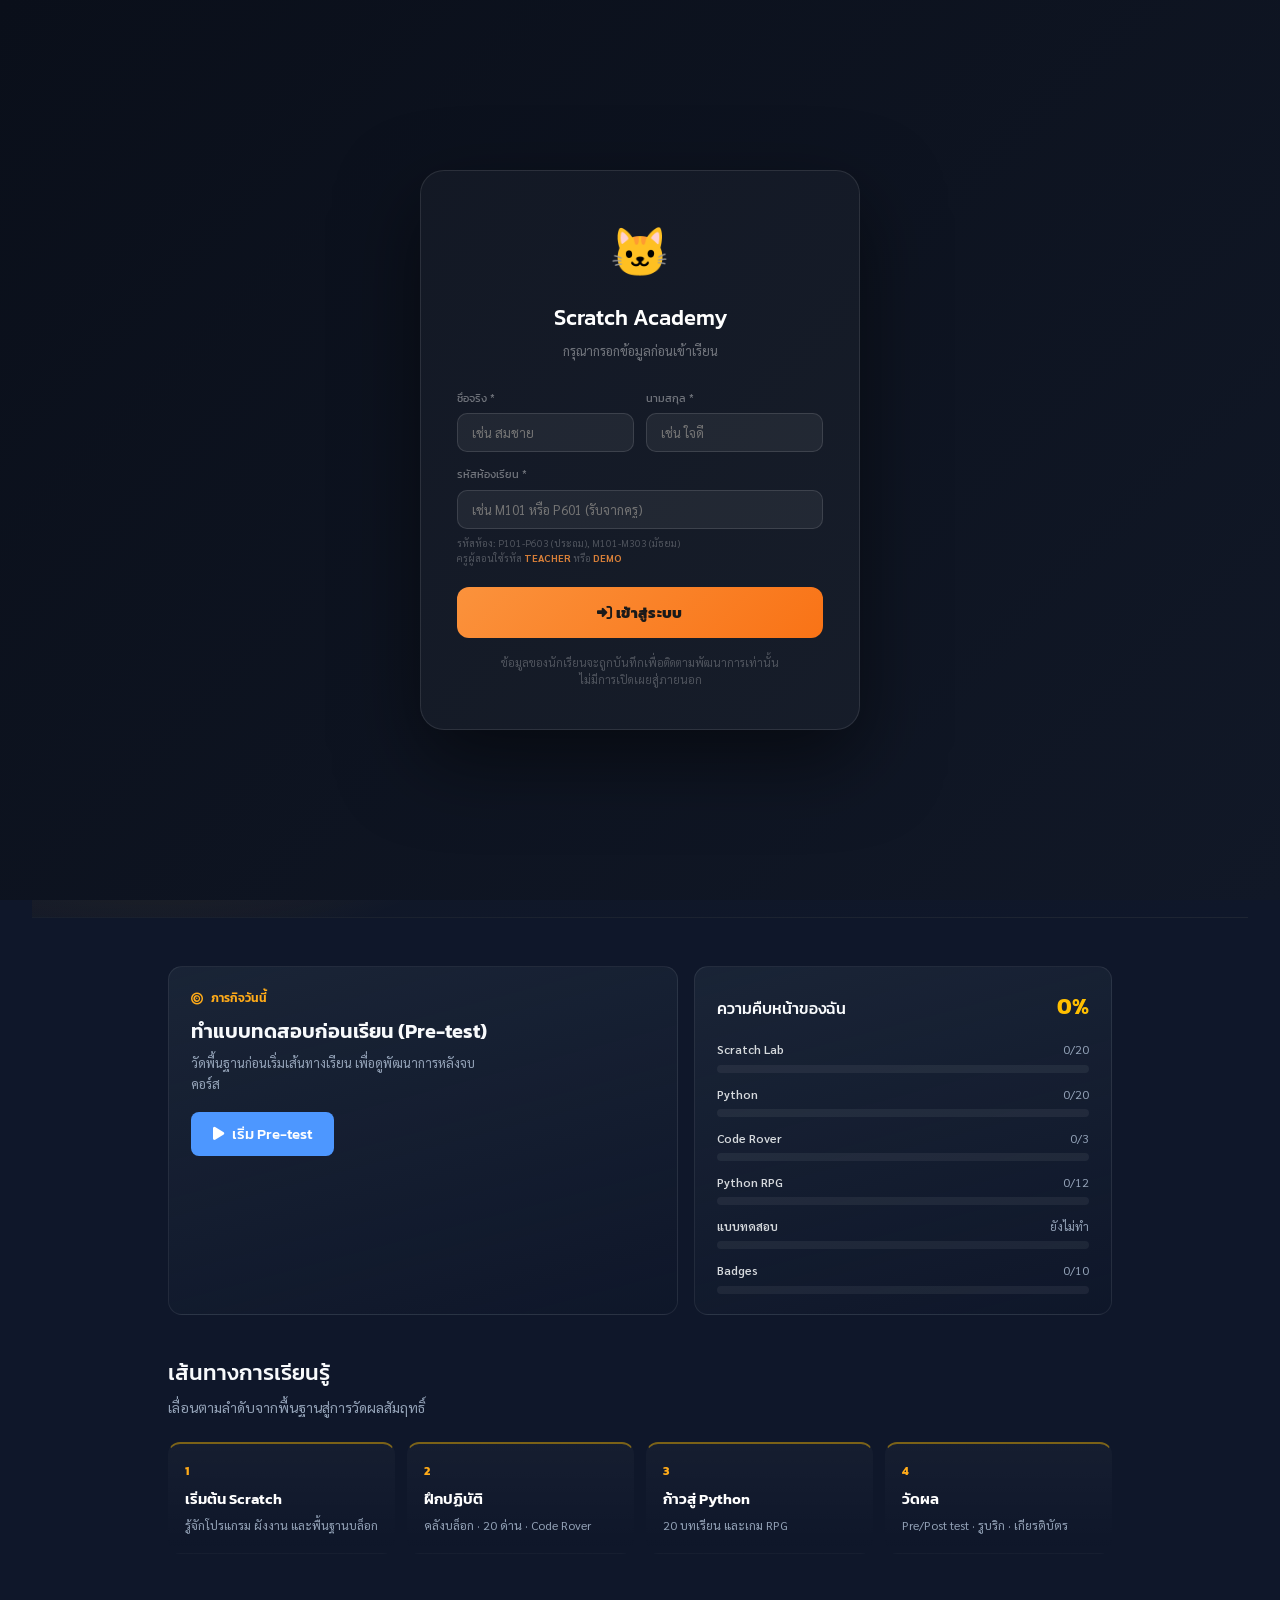
<file: index.html>
<!DOCTYPE html>
<html lang="th">
<head>
    <meta charset="UTF-8">
    <meta name="viewport" content="width=device-width, initial-scale=1.0">
    <title>Scratch & Python Academy - นวัตกรรมการเรียนรู้การเขียนโปรแกรมวิทยาการคำนวณ</title>
    <meta name="description" content="นวัตกรรมการเรียนรู้การเขียนโปรแกรมแบบโต้ตอบจาก Scratch สู่ Python สำหรับนักเรียน บทเรียน 20 บท ภารกิจปฏิบัติการ 20 ภารกิจ เกม RPG และแบบทดสอบประเมินผลตามสภาพจริง">
    <meta name="keywords" content="Python, Scratch, วิทยาการคำนวณ, สื่อการสอนโปรแกรมมิ่ง, เรียนเขียนโค้ดภาษา Python, Scratch Academy, gtdce00">
    <meta name="robots" content="index, follow">
    <link rel="canonical" href="https://gtdce00.github.io/scratch-python-academy/">
    <!-- Open Graph for Social Sharing & Search Engine Preview -->
    <meta property="og:title" content="Scratch & Python Academy - นวัตกรรมการเรียนรู้การเขียนโปรแกรมวิทยาการคำนวณ">
    <meta property="og:description" content="นวัตกรรมการเรียนรู้การเขียนโปรแกรมแบบโต้ตอบจาก Scratch สู่ Python บทเรียน 20 บท ภารกิจ 20 ภารกิจ และเกม RPG ฝึกเขียนโค้ด">
    <meta property="og:type" content="website">
    <meta property="og:url" content="https://gtdce00.github.io/scratch-python-academy/">
    <!-- Google Fonts: Kanit & Sarabun -->
    <link rel="preconnect" href="https://fonts.googleapis.com">
    <link rel="preconnect" href="https://fonts.gstatic.com" crossorigin>
    <link href="https://fonts.googleapis.com/css2?family=Kanit:wght@300;400;500;600;700&family=Sarabun:wght@300;400;500;600;700&display=swap" rel="stylesheet">
    <!-- FontAwesome for icons -->
    <link rel="stylesheet" href="https://cdnjs.cloudflare.com/ajax/libs/font-awesome/6.4.0/css/all.min.css">
    <link rel="stylesheet" href="style.css?v=11">
    <style>
        /* Top Navigation Bar Layout Overrides to bypass browser caching */
        .app-container {
            display: flex !important;
            flex-direction: column !important;
            min-height: 100vh !important;
        }
        .sidebar {
            width: 100% !important;
            background-color: #111827 !important;
            border-bottom: 1px solid var(--border-color) !important;
            border-right: none !important;
            display: flex !important;
            flex-direction: row !important;
            align-items: center !important;
            justify-content: space-between !important;
            position: sticky !important;
            top: 0 !important;
            height: 70px !important;
            left: 0 !important;
            z-index: 100 !important;
            padding: 0 24px !important;
            box-sizing: border-box !important;
        }
        .sidebar-brand {
            padding: 0 !important;
            display: flex !important;
            align-items: center !important;
            gap: 12px !important;
            border-bottom: none !important;
            flex-shrink: 0 !important;
        }
        .brand-text h2 {
            font-size: 15px !important;
        }
        .brand-text span {
            font-size: 12px !important;
            letter-spacing: 0.5px !important;
        }
        .sidebar-menu {
            display: flex !important;
            flex-direction: row !important;
            align-items: center !important;
            flex-grow: 1 !important;
            padding: 0 !important;
            margin-left: 24px !important;
            overflow: visible !important;
            gap: 8px !important;
        }
        .menu-item {
            display: flex !important;
            align-items: center !important;
            gap: 8px !important;
            padding: 8px 14px !important;
            margin-bottom: 0 !important;
            white-space: nowrap !important;
            font-size: 13px !important;
            flex-shrink: 0 !important;
        }
        #nav-teacher-item.teacher-visible {
            display: flex !important;
        }
        .sidebar-footer {
            display: none !important;
        }
        .sidebar-category-header {
            display: none !important;
        }
        .main-content {
            margin-left: 0 !important;
            min-height: calc(100vh - 70px) !important;
        }
        @media (max-width: 1024px) {
            .brand-text {
                display: none !important;
            }
            .sidebar {
                width: 100% !important;
                height: 70px !important;
                padding: 0 16px !important;
                flex-direction: row !important;
            }
            .main-content {
                margin-left: 0 !important;
            }
            .menu-item {
                font-size: 13px !important;
            }
            .menu-item span {
                display: inline !important;
            }
        }
    </style>
</head>
<body>
    <div class="app-container">
        <!-- Sidebar Navigation -->
        <aside class="sidebar">
            <div class="sidebar-brand">
                <div class="brand-logo">
                    <!-- Custom SVG Logo representing Scratch / Coding -->
                    <svg viewBox="0 0 100 100" width="50" height="50">
                        <circle cx="50" cy="50" r="45" fill="#FFAB19" />
                        <path d="M30 40 Q40 20 60 30 T80 50 T60 70 T30 50 Z" fill="#4D97FF" opacity="0.8"/>
                        <path d="M40 45 Q50 35 60 45 T70 55" fill="none" stroke="#FFFFFF" stroke-width="4" stroke-linecap="round"/>
                        <circle cx="45" cy="48" r="4" fill="#FFFFFF" />
                        <circle cx="65" cy="48" r="4" fill="#FFFFFF" />
                    </svg>
                </div>
                <div class="brand-text">
                    <h2>Scratch &amp; Python</h2>
                    <span>Academy</span>
                </div>
            </div>
            
            <nav class="sidebar-menu">
                <a href="#home" class="menu-item active" data-tab="home">
                    <i class="fa-solid fa-house"></i> หน้าแรก
                </a>

                <!-- 1. เริ่มต้น Scratch -->
                <div class="nav-dropdown">
                    <button class="nav-dropdown-btn">
                        <i class="fa-solid fa-cat"></i> 1. เริ่มต้น Scratch <i class="fa-solid fa-chevron-down" style="font-size: 10px; margin-left: 4px;"></i>
                    </button>
                    <div class="nav-dropdown-content">
                        <a href="#about" class="menu-item" data-tab="about">
                            <i class="fa-solid fa-circle-info"></i> Scratch คืออะไร?
                        </a>
                        <a href="#install" class="menu-item" data-tab="install">
                            <i class="fa-solid fa-download"></i> การติดตั้งโปรแกรม
                        </a>
                        <a href="#interface" class="menu-item" data-tab="interface">
                            <i class="fa-solid fa-desktop"></i> ส่วนประกอบโปรแกรม
                        </a>
                        <a href="#flowchart" class="menu-item" data-tab="flowchart">
                            <i class="fa-solid fa-diagram-project"></i> ผังงาน (Flowchart)
                        </a>
                        <a href="#variables" class="menu-item" data-tab="variables">
                            <i class="fa-solid fa-box-archive"></i> ตัวแปร &amp; ตัวดำเนินการ
                        </a>
                        <a href="#activities" class="menu-item" data-tab="activities">
                            <i class="fa-solid fa-play"></i> กิจกรรมฝึกเขียนโค้ด
                        </a>
                    </div>
                </div>

                <!-- 2. ฝึกปฏิบัติ -->
                <div class="nav-dropdown">
                    <button class="nav-dropdown-btn">
                        <i class="fa-solid fa-flask"></i> 2. ฝึกปฏิบัติ <i class="fa-solid fa-chevron-down" style="font-size: 10px; margin-left: 4px;"></i>
                    </button>
                    <div class="nav-dropdown-content">
                        <a href="motion.html" class="menu-item">
                            <i class="fa-solid fa-puzzle-piece"></i> คลังบล็อกคำสั่ง
                        </a>
                        <a href="mission.html" class="menu-item">
                            <i class="fa-solid fa-trophy"></i> ห้องปฏิบัติการ 20 ด่าน
                        </a>
                        <a href="game-2d.html" class="menu-item">
                            <i class="fa-solid fa-gamepad"></i> เกม Code Rover
                        </a>
                    </div>
                </div>

                <!-- 3. Python -->
                <div class="nav-dropdown">
                    <button class="nav-dropdown-btn">
                        <i class="fa-brands fa-python"></i> 3. Python <i class="fa-solid fa-chevron-down" style="font-size: 10px; margin-left: 4px;"></i>
                    </button>
                    <div class="nav-dropdown-content">
                        <a href="python-learn.html" class="menu-item">
                            <i class="fa-brands fa-python"></i> เรียนรู้ Python 20 บท
                        </a>
                        <a href="python-rpg.html" class="menu-item">
                            <i class="fa-solid fa-map"></i> Python RPG
                        </a>
                    </div>
                </div>

                <!-- 4. วัดผล -->
                <div class="nav-dropdown">
                    <button class="nav-dropdown-btn">
                        <i class="fa-solid fa-square-poll-vertical"></i> 4. วัดผล <i class="fa-solid fa-chevron-down" style="font-size: 10px; margin-left: 4px;"></i>
                    </button>
                    <div class="nav-dropdown-content">
                        <a href="#quiz" class="menu-item" data-tab="quiz">
                            <i class="fa-solid fa-award"></i> Pre/Post test &amp; รูบริก
                        </a>
                    </div>
                </div>

                <!-- โหมดครู (แสดงเมื่อล็อกอินด้วย TEACHER / DEMO) -->
                <a href="#teacher" class="menu-item" data-tab="teacher" id="nav-teacher-item">
                    <i class="fa-solid fa-chalkboard-user"></i> โหมดครู
                </a>
            </nav>

            <div class="sidebar-footer">
                <div class="text-center" style="font-size: 11px; color: var(--text-muted); font-family: var(--font-headers);">
                    Scratch Academy © 2026
                </div>
            </div>
        </aside>

        <!-- ════════════════════════════════════════════════════ -->
        <!-- LOGIN MODAL (shown on first visit)                   -->
        <!-- ════════════════════════════════════════════════════ -->
        <div id="login-modal" style="display:none; position:fixed; inset:0; z-index:10000;
            background:linear-gradient(135deg,#0a0f1a 0%,#111827 100%);
            align-items:center; justify-content:center; flex-direction:column; padding:20px;">

            <div style="max-width:440px; width:100%; background:rgba(255,255,255,0.03);
                border:1px solid rgba(255,255,255,0.1); border-radius:24px; padding:40px 36px;
                box-shadow:0 30px 80px rgba(0,0,0,0.5);">

                <!-- Logo -->
                <div style="text-align:center; margin-bottom:28px;">
                    <div style="font-size:48px; margin-bottom:12px;">🐱</div>
                    <h2 style="font-family:var(--font-headers); color:white; font-size:22px; margin:0 0 6px 0;">Scratch Academy</h2>
                    <p style="color:rgba(255,255,255,0.4); font-size:13px; margin:0;">กรุณากรอกข้อมูลก่อนเข้าเรียน</p>
                </div>

                <!-- Error message -->
                <div id="login-error" style="display:none; background:rgba(248,113,113,0.1); border:1px solid rgba(248,113,113,0.3);
                    color:#f87171; border-radius:10px; padding:10px 14px; font-size:12px; margin-bottom:16px; text-align:center;"></div>

                <!-- Form -->
                <div style="display:flex; gap:12px; margin-bottom:14px;">
                    <div style="flex:1;">
                        <label style="font-size:11px; color:rgba(255,255,255,0.4); display:block; margin-bottom:6px; font-family:var(--font-headers);">ชื่อจริง *</label>
                        <input id="login-firstname" type="text" placeholder="เช่น สมชาย"
                            style="width:100%; box-sizing:border-box; background:rgba(255,255,255,0.06); border:1px solid rgba(255,255,255,0.12);
                            color:white; border-radius:10px; padding:10px 14px; font-size:13px; outline:none; font-family:var(--font-body);"
                            autocomplete="given-name">
                    </div>
                    <div style="flex:1;">
                        <label style="font-size:11px; color:rgba(255,255,255,0.4); display:block; margin-bottom:6px; font-family:var(--font-headers);">นามสกุล *</label>
                        <input id="login-lastname" type="text" placeholder="เช่น ใจดี"
                            style="width:100%; box-sizing:border-box; background:rgba(255,255,255,0.06); border:1px solid rgba(255,255,255,0.12);
                            color:white; border-radius:10px; padding:10px 14px; font-size:13px; outline:none; font-family:var(--font-body);"
                            autocomplete="family-name">
                    </div>
                </div>

                <div style="margin-bottom:22px;">
                    <label style="font-size:11px; color:rgba(255,255,255,0.4); display:block; margin-bottom:6px; font-family:var(--font-headers);">รหัสห้องเรียน *</label>
                    <input id="login-classcode" type="text" placeholder="เช่น M101 หรือ P601 (รับจากครู)"
                        style="width:100%; box-sizing:border-box; background:rgba(255,255,255,0.06); border:1px solid rgba(255,255,255,0.12);
                        color:white; border-radius:10px; padding:10px 14px; font-size:13px; outline:none; font-family:var(--font-body); text-transform:uppercase;"
                        autocomplete="off" maxlength="10">
                    <div style="font-size:10px; color:rgba(255,255,255,0.25); margin-top:6px; line-height:1.5;">
                        รหัสห้อง: P101-P603 (ประถม), M101-M303 (มัธยม)<br>
                        ครูผู้สอนใช้รหัส <strong style="color:rgba(251,146,60,0.85);">TEACHER</strong> หรือ <strong style="color:rgba(251,146,60,0.85);">DEMO</strong>
                    </div>
                </div>

                <button id="btn-login-confirm"
                    style="width:100%; background:linear-gradient(135deg,#fb923c,#f97316); border:none; color:#1a1a1a;
                    font-size:15px; font-weight:800; padding:14px; border-radius:12px; cursor:pointer;
                    font-family:var(--font-headers); transition:opacity .2s; letter-spacing:.3px;">
                    <i class="fa-solid fa-right-to-bracket"></i> เข้าสู่ระบบ
                </button>

                <p style="text-align:center; margin-top:16px; font-size:11px; color:rgba(255,255,255,0.25); line-height:1.6;">
                    ข้อมูลของนักเรียนจะถูกบันทึกเพื่อติดตามพัฒนาการเท่านั้น<br>ไม่มีการเปิดเผยสู่ภายนอก
                </p>
            </div>
        </div>

        <!-- Main Content Area -->
        <main class="main-content">
            <!-- Header Status Bar -->
            <header class="content-header" style="flex-wrap: wrap; gap: 12px; align-items: center;">
                <div class="header-title">
                    <h1 id="page-title">Scratch &amp; Python Academy</h1>
                </div>
                <div class="header-student-profile" style="display: flex; align-items: center; gap: 8px; background: rgba(255,255,255,0.03); border: 1px solid var(--border-color); padding: 6px 12px; border-radius: 20px; flex-wrap: wrap;">
                    <i class="fa-solid fa-user-graduate" style="color: var(--primary-orange); font-size: 13px;"></i>
                    <span id="header-student-display" style="color:white; font-size:12px; font-weight:600; max-width:160px; overflow:hidden; text-overflow:ellipsis; white-space:nowrap;">ผู้เรียนนิรนาม</span>
                    <span id="header-class-badge" style="display:none; background:rgba(251,146,60,0.15); border:1px solid rgba(251,146,60,0.4); color:#fb923c; font-size:10px; font-weight:700; padding:2px 8px; border-radius:10px;"></span>
                    <button id="btn-change-student" title="เปลี่ยนชื่อหรือห้องเรียน"
                        style="background:rgba(255,255,255,0.06); border:1px solid rgba(255,255,255,0.12); color:rgba(255,255,255,0.5); font-size:10px; padding:3px 8px; border-radius:8px; cursor:pointer;">
                        <i class="fa-solid fa-pen"></i>
                    </button>
                    <input type="hidden" id="header-student-firstname">
                    <input type="hidden" id="header-student-lastname">
                    <input type="hidden" id="header-student-name">
                </div>
                <div class="header-progress">
                    <span class="progress-text">ความคืบหน้ารวม: <strong id="progress-percent">0%</strong></span>
                    <div class="progress-bar-container">
                        <div class="progress-bar" id="learning-progress"></div>
                    </div>
                </div>
            </header>

            <!-- Content Screens -->
            <div class="content-wrapper">
                
                <!-- 1. Home Screen -->
                <section id="home-tab" class="tab-panel active">
                    <div class="home-hero">
                        <div class="home-hero-visual" aria-hidden="true">
                            <div class="home-hero-glow home-hero-glow-a"></div>
                            <div class="home-hero-glow home-hero-glow-b"></div>
                            <div class="home-hero-stage">
                                <div class="home-hero-block home-hero-block-hat">เมื่อคลิกธงเขียว</div>
                                <div class="home-hero-block home-hero-block-motion">เดินหน้า 10 ก้าว</div>
                                <div class="home-hero-block home-hero-block-looks">พูด Hello!</div>
                                <div class="home-hero-cat">🐱</div>
                            </div>
                        </div>
                        <div class="home-hero-copy">
                            <p class="home-hero-brand">Scratch &amp; Python Academy</p>
                            <h1 class="home-hero-title">จากบล็อก Scratch<br>สู่โค้ด Python</h1>
                            <p class="home-hero-lead">เส้นทางเดียว เรียน–ฝึก–วัดผล สำหรับห้องเรียนวิทยาการคำนวณ</p>
                            <div class="home-hero-cta">
                                <button type="button" class="btn btn-primary btn-large btn-start-learning">
                                    <i class="fa-solid fa-play"></i> เริ่มเรียน Scratch
                                </button>
                                <a href="mission.html" class="btn btn-large home-hero-cta-secondary">
                                    <i class="fa-solid fa-flask"></i> เข้าห้องปฏิบัติการ
                                </a>
                            </div>
                        </div>
                    </div>

                    <section class="today-panel" aria-labelledby="today-panel-title">
                        <div class="today-mission-card">
                            <p class="today-kicker"><i class="fa-solid fa-bullseye"></i> ภารกิจวันนี้</p>
                            <h2 id="today-panel-title" class="today-mission-title">กำลังโหลด...</h2>
                            <p class="today-mission-desc" id="today-mission-desc">ระบบกำลังดูความคืบหน้าของคุณ</p>
                            <a href="#about" class="btn btn-primary" id="today-mission-cta">
                                <i class="fa-solid fa-play"></i> เริ่มเลย
                            </a>
                        </div>
                        <div class="my-progress-card">
                            <div class="my-progress-head">
                                <h2>ความคืบหน้าของฉัน</h2>
                                <strong id="my-progress-overall">0%</strong>
                            </div>
                            <ul class="my-progress-meters" id="my-progress-meters">
                                <li>
                                    <div class="meter-label"><span>Scratch Lab</span><span id="meter-missions-val">0/20</span></div>
                                    <div class="meter-track"><div class="meter-fill meter-scratch" id="meter-missions" style="width:0%"></div></div>
                                </li>
                                <li>
                                    <div class="meter-label"><span>Python</span><span id="meter-lessons-val">0/20</span></div>
                                    <div class="meter-track"><div class="meter-fill meter-python" id="meter-lessons" style="width:0%"></div></div>
                                </li>
                                <li>
                                    <div class="meter-label"><span>Code Rover</span><span id="meter-rover-val">0/3</span></div>
                                    <div class="meter-track"><div class="meter-fill meter-rover" id="meter-rover" style="width:0%"></div></div>
                                </li>
                                <li>
                                    <div class="meter-label"><span>Python RPG</span><span id="meter-rpg-val">0/12</span></div>
                                    <div class="meter-track"><div class="meter-fill meter-rpg" id="meter-rpg" style="width:0%"></div></div>
                                </li>
                                <li>
                                    <div class="meter-label"><span>แบบทดสอบ</span><span id="meter-quiz-val">ยังไม่ทำ</span></div>
                                    <div class="meter-track"><div class="meter-fill meter-quiz" id="meter-quiz" style="width:0%"></div></div>
                                </li>
                                <li>
                                    <div class="meter-label"><span>Badges</span><span id="meter-badges-val">0/10</span></div>
                                    <div class="meter-track"><div class="meter-fill meter-badges" id="meter-badges" style="width:0%"></div></div>
                                </li>
                            </ul>
                        </div>
                    </section>

                    <section class="learning-path" aria-labelledby="learning-path-title">
                        <h2 id="learning-path-title">เส้นทางการเรียนรู้</h2>
                        <p class="learning-path-lead">เลื่อนตามลำดับจากพื้นฐานสู่การวัดผลสัมฤทธิ์</p>
                        <ol class="learning-path-steps">
                            <li>
                                <a href="#about" class="learning-path-link" data-tab="about">
                                    <span class="learning-path-num">1</span>
                                    <span class="learning-path-label">เริ่มต้น Scratch</span>
                                    <span class="learning-path-desc">รู้จักโปรแกรม ผังงาน และพื้นฐานบล็อก</span>
                                </a>
                            </li>
                            <li>
                                <a href="mission.html" class="learning-path-link">
                                    <span class="learning-path-num">2</span>
                                    <span class="learning-path-label">ฝึกปฏิบัติ</span>
                                    <span class="learning-path-desc">คลังบล็อก · 20 ด่าน · Code Rover</span>
                                </a>
                            </li>
                            <li>
                                <a href="python-learn.html" class="learning-path-link">
                                    <span class="learning-path-num">3</span>
                                    <span class="learning-path-label">ก้าวสู่ Python</span>
                                    <span class="learning-path-desc">20 บทเรียน และเกม RPG</span>
                                </a>
                            </li>
                            <li>
                                <a href="#quiz" class="learning-path-link" data-tab="quiz">
                                    <span class="learning-path-num">4</span>
                                    <span class="learning-path-label">วัดผล</span>
                                    <span class="learning-path-desc">Pre/Post test · รูบริก · เกียรติบัตร</span>
                                </a>
                            </li>
                        </ol>
                    </section>
                </section>

                <!-- 2. What is Scratch Tab -->
                <section id="about-tab" class="tab-panel">
                    <div class="info-content-card">
                        <div class="text-content">
                            <h2>โปรแกรม Scratch คืออะไร ?</h2>
                            <p class="lead-text"><strong>Scratch</strong> เป็นโปรแกรมสร้างสื่อมัลติมีเดียที่ใช้งานได้ทั้งแบบ<strong>ออฟไลน์ (Offline)</strong> และ<strong>ออนไลน์ (Online)</strong></p>
                            <p>เหมาะอย่างยิ่งสำหรับนักเรียน นักวิชาการ ครู และผู้ปกครองที่ต้องการสร้างชิ้นงานการศึกษา หรือเพื่อความบันเทิง เช่น:</p>
                            <ul class="styled-list">
                                <li><i class="fa-solid fa-circle-check"></i> โครงงานคณิตศาสตร์และวิทยาศาสตร์</li>
                                <li><i class="fa-solid fa-circle-check"></i> แบบจำลองและสถานการณ์จำลองเพื่อการเรียนรู้</li>
                                <li><i class="fa-solid fa-circle-check"></i> งานนำเสนอ สื่อเคลื่อนไหว เล่าเรื่องราว (Animation)</li>
                                <li><i class="fa-solid fa-circle-check"></i> งานด้านศิลปะ ดนตรีแบบมีปฏิสัมพันธ์ และเกมส์ง่ายๆ</li>
                            </ul>
                        </div>
                        <div class="visual-side">
                            <div class="cat-card">
                                <div class="mascot-cat-svg-inline">
                                    <svg viewBox="0 0 100 100" width="120" height="120">
                                        <!-- stylized flat scratch cat SVG -->
                                        <ellipse cx="50" cy="55" rx="35" ry="30" fill="#FFAB19" />
                                        <!-- Ears -->
                                        <polygon points="25,35 15,10 38,28" fill="#FFAB19" />
                                        <polygon points="75,35 85,10 62,28" fill="#FFAB19" />
                                        <polygon points="27,33 20,15 35,27" fill="#F87171" opacity="0.6"/>
                                        <polygon points="73,33 80,15 65,27" fill="#F87171" opacity="0.6"/>
                                        <!-- Cheeks -->
                                        <ellipse cx="25" cy="58" rx="8" ry="5" fill="#F87171" opacity="0.3" />
                                        <ellipse cx="75" cy="58" rx="8" ry="5" fill="#F87171" opacity="0.3" />
                                        <!-- Eyes -->
                                        <circle cx="38" cy="48" r="9" fill="white" />
                                        <circle cx="38" cy="48" r="4" fill="#000" />
                                        <circle cx="62" cy="48" r="9" fill="white" />
                                        <circle cx="62" cy="48" r="4" fill="#000" />
                                        <!-- Nose -->
                                        <polygon points="50,56 46,60 54,60" fill="#F87171" />
                                        <!-- Mouth / Smile -->
                                        <path d="M44 64 Q50 72 56 64" fill="none" stroke="#000" stroke-width="2" stroke-linecap="round"/>
                                        <!-- Whiskers -->
                                        <line x1="15" y1="52" x2="5" y2="52" stroke="#000" stroke-width="2" stroke-linecap="round"/>
                                        <line x1="15" y1="58" x2="3" y2="60" stroke="#000" stroke-width="2" stroke-linecap="round"/>
                                        <line x1="85" y1="52" x2="95" y2="52" stroke="#000" stroke-width="2" stroke-linecap="round"/>
                                        <line x1="85" y1="58" x2="97" y2="60" stroke="#000" stroke-width="2" stroke-linecap="round"/>
                                        <!-- Feet -->
                                        <circle cx="35" cy="85" r="8" fill="#FFAB19" />
                                        <circle cx="65" cy="85" r="8" fill="#FFAB19" />
                                        <!-- Tail -->
                                        <path d="M82 65 Q95 70 90 50" fill="none" stroke="#FFAB19" stroke-width="10" stroke-linecap="round"/>
                                    </svg>
                                </div>
                                <span class="mascot-speech">สวัสดีคร้าบ! ผมเหมียวส้ม ยินดีที่ได้รู้จักครับ!</span>
                            </div>
                        </div>
                    </div>

                    <div class="info-content-card reversed">
                        <div class="text-content">
                            <h2>โครงสร้างสองขุมพลังของ Scratch</h2>
                            <p>โปรแกรม Scratch ประกอบไปด้วย 2 ส่วนสำคัญ ได้แก่:</p>
                            <div class="two-columns">
                                <div class="col-item text-center">
                                    <div class="concept-icon"><i class="fa-solid fa-laptop-code"></i></div>
                                    <h4>1. โปรแกรมคอมพิวเตอร์</h4>
                                    <p>มีหน้าที่ในการสร้าง จัดการภาพ เสียง และสคริปต์ (Script) ในชิ้นงานของเรา</p>
                                </div>
                                <div class="col-item text-center">
                                    <div class="concept-icon"><i class="fa-solid fa-comments"></i></div>
                                    <h4>2. ภาษาคอมพิวเตอร์ (ภาษา Scratch)</h4>
                                    <p>ทำหน้าที่ผสาน ภาพ เสียง สร้างกระบวนการ และการโต้ตอบกับผู้ใช้งาน</p>
                                </div>
                            </div>
                        </div>
                    </div>

                    <div class="info-content-card">
                        <div class="text-content">
                            <h2>ทำไมต้องเป็น "การเขียนโปรแกรมแบบบล็อก" (Block Programming)?</h2>
                            <p>การเขียนโปรแกรมใน Scratch มีความแตกต่างจากภาษาคอมพิวเตอร์ทั่วไป คือ <strong>"เราใช้วิธีลากบล็อกคำสั่งมาเชื่อมต่อกันแทนการพิมพ์โค้ด"</strong> ซึ่งมีข้อดีดังนี้:</p>
                            <div class="blocks-benefits">
                                <div class="benefit-box"><i class="fa-solid fa-eye"></i> มองเห็นขั้นตอนการทำงานเป็นภาพ เข้าใจง่ายทันที</div>
                                <div class="benefit-box"><i class="fa-solid fa-shield-halved"></i> ลดความผิดพลาดจากการสะกดคำหรือพิมพ์ไวยากรณ์ผิด</div>
                                <div class="benefit-box"><i class="fa-solid fa-circle-nodes"></i> บล็อกมีรูปร่างเฉพาะที่ถูกออกแบบให้ต่อเข้ากันได้เฉพาะคู่ที่ถูกต้องเท่านั้น ป้องกันการรันโปรแกรมผิดรูปแบบ</div>
                            </div>
                        </div>
                        <!-- Mini drag-and-snap block simulation -->
                        <div class="visual-side">
                            <div class="block-snap-widget">
                                <h3>ทดลองลากต่อบล็อกดูสิ!</h3>
                                <p class="widget-subtitle">ลากบล็อกสีฟ้ามาวางต่อใต้บล็อกสีส้มให้ลงล็อกพอดี</p>
                                <div class="snap-game-container">
                                    <!-- Target area -->
                                    <div class="block-orange-parent">
                                        <div class="scratch-block-visual hat scratch-events" style="margin-top: 0;">
                                            เมื่อคลิก <span class="green-flag-icon" style="color: #40BF50; margin: 0 4px;"><i class="fa-solid fa-flag"></i></span>
                                        </div>
                                        <div class="block-snap-zone" id="snap-target">
                                            <span class="zone-label">วางบล็อกต่อตรงนี้</span>
                                        </div>
                                    </div>
                                    <!-- Draggable source -->
                                    <div class="block-source-area">
                                        <div class="scratch-block-visual stack scratch-motion draggable" draggable="true" id="draggable-block-move" style="cursor: grab;">
                                            เดินหน้า <span class="scratch-input-pill">10</span> ก้าว
                                        </div>
                                    </div>
                                </div>
                                <div class="snap-feedback" id="snap-game-feedback">
                                    <i class="fa-regular fa-lightbulb"></i> พยายามลากบล็อก 'เดินหน้า 10 ก้าว' มาวางตรงช่องประสีส้มนะ!
                                </div>
                            </div>
                        </div>
                    </div>
                </section>

                <!-- 3. Installation Tab -->
                <section id="install-tab" class="tab-panel">
                    <div class="info-content-card">
                        <div class="text-content">
                            <h2>เครื่องมือที่จำเป็นในการออกแบบและพัฒนา Scratch</h2>
                            <p>ก่อนเริ่มต้นพัฒนาชิ้นงานจริง นักเขียนโปรแกรมจะใช้เครื่องมือต่างๆ ในการวางแผนและเตรียมงาน ดังนี้:</p>
                            <div class="tools-grid">
                                <div class="tool-desc-card">
                                    <div class="tool-icon-circle word-icon"><i class="fa-solid fa-file-word"></i></div>
                                    <h5>1. โปรแกรมเขียนผังงาน (Flowchart)</h5>
                                    <p>เช่น Microsoft Visio หรือ Microsoft Word ใช้จัดเรียงลำดับความคิดอย่างเป็นขั้นเป็นตอน</p>
                                </div>
                                <div class="tool-desc-card">
                                    <div class="tool-icon-circle ppt-icon"><i class="fa-solid fa-file-powerpoint"></i></div>
                                    <h5>2. โปรแกรมออกแบบหน้าจอ</h5>
                                    <p>เช่น Microsoft PowerPoint ใช้วางองค์ประกอบของหน้าจอ วาดภาพร่างตัวละครและฉากหลัง</p>
                                </div>
                                <div class="tool-desc-card">
                                    <div class="tool-icon-circle scratch-icon"><i class="fa-solid fa-cubes"></i></div>
                                    <h5>3. โปรแกรมพัฒนาระบบ</h5>
                                    <p>โปรแกรม Scratch Version 3.0 สำหรับการเขียนโปรแกรมสั่งการ</p>
                                </div>
                            </div>
                        </div>
                    </div>

                    <!-- Virtual Installer Simulation -->
                    <div class="info-content-card">
                        <div class="text-content">
                            <h2>วิธีการติดตั้งโปรแกรม Scratch Desktop (Version 3.0)</h2>
                            <p>ทำความคุ้นเคยกับขั้นตอนการติดตั้งลงบนเครื่องคอมพิวเตอร์ของคุณ โดยการทดลองกดจำลองการติดตั้งผ่านหน้าต่างจำลองด้านขวานี้!</p>
                            <ol class="step-list">
                                <li class="step-list-item" data-step="1">เข้าสู่เว็บไซต์ <strong>scratch.mit.edu/download</strong> เพื่อดาวน์โหลดไฟล์</li>
                                <li class="step-list-item" data-step="2">กดปุ่ม <strong>Direct Download</strong> เพื่อดาวน์โหลดตัวติดตั้ง</li>
                                <li class="step-list-item" data-step="3">เปิดตัวติดตั้งและเลือกระหว่าง <strong>Anyone</strong> (ทุกคนในเครื่อง) หรือ <strong>Only for me</strong> (เฉพาะบัญชีเรา) แล้วกด <strong>Install</strong></li>
                                <li class="step-list-item" data-step="4">เมื่อสิ้นสุดขั้นตอน กดปุ่ม <strong>Finish</strong> เพื่อเริ่มเปิดใช้งานโปรแกรมทันที!</li>
                            </ol>
                        </div>
                        <div class="visual-side">
                            <div class="virtual-installer-widget">
                                <div class="installer-header">
                                    <span class="dot red-dot"></span>
                                    <span class="dot yellow-dot"></span>
                                    <span class="dot green-dot"></span>
                                    <span class="installer-title">ตัวจำลองการติดตั้ง Scratch Desktop Setup</span>
                                </div>
                                <div class="installer-body" id="installer-screen">
                                    <!-- Step 1 View: Download -->
                                    <div class="install-step" id="install-step-1">
                                        <h4>ขั้นตอนที่ 1: ดาวน์โหลดตัวติดตั้ง</h4>
                                        <p>จากหน้าเว็บไซต์ดาวน์โหลด Scratch Desktop</p>
                                        <div class="fake-browser-page">
                                            <div class="browser-address-bar">scratch.mit.edu/download</div>
                                            <div class="fake-page-content text-center">
                                                <div class="installer-logo-big"><i class="fa-solid fa-cubes" style="color: #FFAB19; font-size: 40px;"></i></div>
                                                <p>เลือกรับโปรแกรมสำหรับ Windows หรือ macOS</p>
                                                <button class="btn btn-fake-download" id="btn-fake-download">
                                                    <i class="fa-solid fa-arrow-down-to-bracket"></i> Direct download
                                                </button>
                                            </div>
                                        </div>
                                    </div>
                                    <!-- JavaScript will load other steps dynamically -->
                                </div>
                            </div>
                        </div>
                    </div>
                </section>

                <!-- 4. Variables & Operators Tab -->
                <section id="variables-tab" class="tab-panel">
                    <div class="info-content-card">
                        <div class="text-content">
                            <h2>ตัวแปร (Variable) คืออะไร ?</h2>
                            <p class="lead-text">ลองนึกภาพ <strong>"กล่องกระดาษใส่ของ"</strong> ที่เราติดป้ายชื่อเอาไว้ นั่นแหละคือตัวแปร!</p>
                            <p><strong>ตัวแปร (Variable)</strong> ในคอมพิวเตอร์คือ การจองพื้นที่ในหน่วยความจำ เพื่อไว้เก็บข้อมูลที่จำเป็นสำหรับการทำงานของโปรแกรม โดยเราจะต้องตั้งชื่อเรียกข้อมูลช่องนั้น เพื่อความสะดวกในการเรียกใช้ เช่น หากจะใช้กล่องนั้นทำอะไร ก็สามารถอ้างผ่านป้ายชื่อตัวแปรที่เก็บค่าเอาไว้ได้เลย</p>
                        </div>
                        <div class="visual-side">
                            <!-- Interactive Variable Box Widget -->
                            <div class="variable-box-widget">
                                <h3>ทดลองระบบ 'กล่องตัวแปรมหัศจรรย์'</h3>
                                <p class="widget-subtitle">จำลองป้อนสมการ <strong>num = <span id="var-expr-left">5</span> + <span id="var-expr-right">1</span></strong></p>
                                
                                <div class="box-visual-container">
                                    <!-- Math Flow visualization -->
                                    <div class="math-flow">
                                        <span class="math-term term-a">5</span>
                                        <span class="math-op">+</span>
                                        <span class="math-term term-b">1</span>
                                    </div>
                                    <!-- The Box -->
                                    <div class="magic-box-card" id="variable-box-object">
                                        <div class="box-lid"></div>
                                        <div class="box-body-front">
                                            <span class="box-label">num</span>
                                        </div>
                                        <div class="box-value-inside" id="box-stored-value">?</div>
                                    </div>
                                    <!-- User character visualization -->
                                    <div class="child-mascot-hand">
                                        <i class="fa-solid fa-child-reaching" style="font-size: 32px; color: #4D97FF;"></i>
                                        <div class="result-bubble" id="result-bubble-val">ผลลัพธ์ = 6</div>
                                    </div>
                                </div>

                                <div class="control-box-inputs">
                                    <div class="input-group-inline">
                                        <label>ลองเปลี่ยนตัวเลข:</label>
                                        <input type="number" id="input-var-a" value="5" min="0" max="99">
                                        <span>+</span>
                                        <input type="number" id="input-var-b" value="1" min="0" max="99">
                                    </div>
                                    <button class="btn btn-orange" id="btn-run-box-sim">
                                        <i class="fa-solid fa-play"></i> คำนวณใส่กล่องตัวแปร!
                                    </button>
                                </div>
                            </div>
                        </div>
                    </div>

                    <!-- Operators Section -->
                    <div class="info-content-card">
                        <div class="text-content">
                            <h2>ตัวดำเนินการ (Operators)</h2>
                            <p>ตัวดำเนินการจะถูกนำไปใช้งานร่วมกับตัวแปรและค่าคงที่ เพื่อกระทำสิ่งต่างๆ เช่น การคูณเลข การเปรียบเทียบค่า หรือตรวจสอบความถูกต้อง โดยแบ่งออกเป็น <strong>3 ประเภทหลัก</strong>:</p>
                            
                            <!-- Tabs inside tab for operators -->
                            <div class="sub-tabs-container">
                                <div class="sub-tabs-header">
                                    <button class="sub-tab-btn active" data-subtab="op-arith">1. คณิตศาสตร์</button>
                                    <button class="sub-tab-btn" data-subtab="op-rel">2. เปรียบเทียบ</button>
                                    <button class="sub-tab-btn" data-subtab="op-logic">3. ตรรกศาสตร์</button>
                                </div>
                                <div class="sub-tab-content active" id="op-arith">
                                    <h4>ตัวดำเนินการคณิตศาสตร์ (Arithmetic Operators)</h4>
                                    <p>ใช้คำนวณตัวเลขระหว่างสองค่าเพื่อหาผลลัพธ์ทางคณิตศาสตร์</p>
                                    <table class="operator-table">
                                        <thead>
                                            <tr>
                                                <th>สัญลักษณ์</th>
                                                <th>ชื่อตัวดำเนินการ</th>
                                                <th>ตัวอย่าง</th>
                                                <th>คำอธิบาย</th>
                                            </tr>
                                        </thead>
                                        <tbody>
                                            <tr>
                                                <td><span class="badge badge-op">+</span></td>
                                                <td>การบวก (Addition)</td>
                                                <td><code>c = a + b</code></td>
                                                <td>นำค่าของ a และ b มารวมกัน</td>
                                            </tr>
                                            <tr>
                                                <td><span class="badge badge-op">-</span></td>
                                                <td>การลบ (Subtraction)</td>
                                                <td><code>c = a - b</code></td>
                                                <td>หักออกด้วยค่าของ b จากค่า a</td>
                                            </tr>
                                            <tr>
                                                <td><span class="badge badge-op">*</span></td>
                                                <td>การคูณ (Multiplication)</td>
                                                <td><code>c = a * b</code></td>
                                                <td>คูณค่าของ a ด้วยค่าของ b</td>
                                            </tr>
                                            <tr>
                                                <td><span class="badge badge-op">/</span></td>
                                                <td>การหาร (Division)</td>
                                                <td><code>c = a / b</code></td>
                                                <td>หารค่าของ a ด้วยค่าของ b</td>
                                            </tr>
                                            <tr>
                                                <td><span class="badge badge-op">%</span></td>
                                                <td>การหารเอาเศษ (Modulo)</td>
                                                <td><code>c = a % b</code></td>
                                                <td>หารจำนวนเต็มแล้วเอาเศษที่เหลือจากการหาร (เช่น 5 % 2 ได้ 1)</td>
                                            </tr>
                                        </tbody>
                                    </table>
                                </div>
                                <div class="sub-tab-content" id="op-rel">
                                    <h4>ตัวดำเนินการเปรียบเทียบ (Relational & Comparison Operators)</h4>
                                    <p>ใช้ประเมินค่าระหว่างสองค่าเพื่อหาผลลัพธ์ว่าเป็น <strong>จริง (True)</strong> หรือ <strong>เท็จ (False)</strong></p>
                                    <table class="operator-table">
                                        <thead>
                                            <tr>
                                                <th>สัญลักษณ์</th>
                                                <th>ตัวอย่าง</th>
                                                <th>ผลลัพธ์ที่จะเป็นจริง (True)</th>
                                            </tr>
                                        </thead>
                                        <tbody>
                                            <tr>
                                                <td><span class="badge badge-op">==</span></td>
                                                <td><code>a == b</code></td>
                                                <td>เมื่อค่าของ a <strong>เท่ากับ</strong> ค่าของ b</td>
                                            </tr>
                                            <tr>
                                                <td><span class="badge badge-op">!=</span></td>
                                                <td><code>a != b</code></td>
                                                <td>เมื่อค่าของ a <strong>ไม่เท่ากับ</strong> ค่าของ b</td>
                                            </tr>
                                            <tr>
                                                <td><span class="badge badge-op">&lt;</span></td>
                                                <td><code>a &lt; b</code></td>
                                                <td>เมื่อค่าของ a <strong>น้อยกว่า</strong> ค่าของ b</td>
                                            </tr>
                                            <tr>
                                                <td><span class="badge badge-op">&gt;</span></td>
                                                <td><code>a &gt; b</code></td>
                                                <td>เมื่อค่าของ a <strong>มากกว่า</strong> ค่าของ b</td>
                                            </tr>
                                            <tr>
                                                <td><span class="badge badge-op">&lt;=</span></td>
                                                <td><code>a &lt;= b</code></td>
                                                <td>เมื่อค่าของ a <strong>น้อยกว่าหรือเท่ากับ</strong> ค่าของ b</td>
                                            </tr>
                                            <tr>
                                                <td><span class="badge badge-op">&gt;=</span></td>
                                                <td><code>a &gt;= b</code></td>
                                                <td>เมื่อค่าของ a <strong>มากกว่าหรือเท่ากับ</strong> ค่าของ b</td>
                                            </tr>
                                        </tbody>
                                    </table>
                                </div>
                                <div class="sub-tab-content" id="op-logic">
                                    <h4>ตัวดำเนินการทางตรรกศาสตร์ (Logical Operators)</h4>
                                    <p>ใช้ผสานหลายเงื่อนไขย่อยให้เหลือผลลัพธ์เดียว โดยปลายทางสุดท้ายจะเป็นจริงหรือเท็จ</p>
                                    <table class="operator-table">
                                        <thead>
                                            <tr>
                                                <th>ชื่อตรรกะ</th>
                                                <th>สัญลักษณ์</th>
                                                <th>ตัวอย่าง</th>
                                                <th>คำอธิบายแบบเข้าใจง่าย</th>
                                            </tr>
                                        </thead>
                                        <tbody>
                                            <tr>
                                                <td><strong>not</strong> (ไม่)</td>
                                                <td><span class="badge badge-op">!</span></td>
                                                <td><code>!a</code></td>
                                                <td>จะกลับผลลัพธ์เป็นตรงกันข้าม จากจริงเป็นเท็จ จากเท็จเป็นจริง</td>
                                            </tr>
                                            <tr>
                                                <td><strong>and</strong> (และ)</td>
                                                <td><span class="badge badge-op">&amp;&amp;</span></td>
                                                <td><code>a &amp;&amp; b</code></td>
                                                <td>จะเป็นจริงได้เมื่อ <strong>ทั้งเงื่อนไข a และ b ต้องเป็นจริงพร้อมกัน</strong> เท่านั้น</td>
                                            </tr>
                                            <tr>
                                                <td><strong>or</strong> (หรือ)</td>
                                                <td><span class="badge badge-op">||</span></td>
                                                <td><code>a || b</code></td>
                                                <td>จะเป็นจริงได้เพียงขอแค่ <strong>มีเงื่อนไขใดเงื่อนไขหนึ่งเป็นจริง</strong> ก็ผ่านฉลุย</td>
                                            </tr>
                                        </tbody>
                                    </table>
                                </div>
                            </div>
                        </div>
                    </div>
                </section>

                <!-- 5. Flowcharts Tab -->
                <section id="flowchart-tab" class="tab-panel">
                    <div class="info-content-card">
                        <div class="text-content">
                            <h2>ผังงาน (Flowchart) คืออะไร?</h2>
                            <p class="lead-text">"ภาพหนึ่งภาพ แทนคำอธิบายได้เป็นล้านคำ" นั่นคือหัวใจของผังงาน!</p>
                            <p><strong>ผังงาน (Flowchart)</strong> คือ แผนภาพแสดงการทำงานของโปรแกรม โดยใช้ <strong>สัญลักษณ์สากล</strong> เพื่ออธิบายขั้นตอนและลักษณะการทำงานในแต่ละจุด สัญลักษณ์เหล่านี้จะเชื่อมโยงกันด้วยลูกศร เพื่อบอกทิศทางการเคลื่อนที่ของโปรแกรม ช่วยให้เรา:</p>
                            <div class="two-columns">
                                <div class="col-item card-bg-subtle">
                                    <h4><i class="fa-solid fa-list-check"></i> ประโยชน์ของการเขียนผังงาน</h4>
                                    <ul class="clean-bullet-list">
                                        <li>เรียนรู้และเข้าใจขั้นตอนได้รวดเร็ว (ไม่ต้องติดข้อจำกัดด้านภาษาโปรแกรมมิ่ง)</li>
                                        <li>มองเห็นภาพลำดับการทำงานและทิศทางข้อมูลรวมของทั้งระบบชัดเจน</li>
                                        <li>ค้นหาข้อผิดพลาด (บั๊ก) ได้เร็ว และซ่อมแซมแก้ไขโปรแกรมได้ง่าย</li>
                                        <li>ช่วยให้เขียนโปรแกรมได้รวดเร็วและเป็นระบบมากขึ้นเมื่อทำตามผังงาน</li>
                                    </ul>
                                </div>
                                <div class="col-item card-bg-subtle">
                                    <h4><i class="fa-solid fa-object-group"></i> ประเภทของผังงานคอมพิวเตอร์</h4>
                                    <ol class="clean-bullet-list">
                                        <li><strong>ผังงานระบบ (System Flowchart)</strong>: แสดงภาพกว้างๆ ของระบบว่าส่วนสำคัญใดสัมพันธ์กันบ้าง</li>
                                        <li><strong>ผังงานโปรแกรม (Program Flowchart)</strong>: แสดงรายละเอียดของขั้นตอนคำสั่งและการคำนวณอย่างเป็นลำดับเพื่อนำไปโค้ดดิ้ง</li>
                                    </ol>
                                </div>
                            </div>
                        </div>
                    </div>

                    <!-- Flowchart Matching Game -->
                    <div class="info-content-card">
                        <div class="text-content">
                            <h2>มาฝึกจำสัญลักษณ์ผังงานกันเถอะ!</h2>
                            <p>ก่อนจะไปเริ่มเขียนโปรแกรม มาเล่นเกมจับคู่รูปทรงสัญลักษณ์และคำอธิบายหน้าที่ของมันกันเถอะ วิธีการเล่นคือ <strong>คลิกเลือกรูปสัญลักษณ์ด้านซ้าย แล้วคลิกเลือกคำอธิบายขวาที่คู่กัน</strong> ให้ครบทุกข้อนะ!</p>
                            
                            <div class="matching-game-widget">
                                <div class="matching-container">
                                    <div class="shapes-list" id="game-shapes-col">
                                        <!-- Will populate dynamically -->
                                    </div>
                                    <div class="meanings-list" id="game-meanings-col">
                                        <!-- Will populate dynamically -->
                                    </div>
                                </div>
                                <div class="game-controls">
                                    <button class="btn btn-blue" id="btn-reset-match-game">เริ่มเล่นใหม่</button>
                                    <span class="game-score-display" id="match-score">คะแนน: 0 / 5</span>
                                </div>
                                <div class="game-feedback" id="match-feedback">
                                    เลือกสัญลักษณ์เพื่อเริ่มต้นจับคู่!
                                </div>
                            </div>
                        </div>
                    </div>
                </section>

                <!-- 6. Scratch Interface Tab -->
                <section id="interface-tab" class="tab-panel">
                    <div class="info-content-card">
                        <div class="text-content">
                            <h2>ส่วนประกอบของโปรแกรม Scratch 3.0</h2>
                            <p>เมื่อเราเปิดโปรแกรม Scratch Desktop เราจะเห็นหน้าต่างแสดงผลเป็นหลัก ซึ่งแบ่งออกเป็น <strong>8 ส่วนสำคัญ</strong> ลองคลิกที่ปุ่มตัวเลขในภาพจำลองด้านล่าง เพื่อทำความรู้จักว่าแต่ละส่วนทำหน้าที่อะไรบ้าง!</p>
                        </div>
                    </div>

                    <!-- Interactive Scratch UI Tour -->
                    <div class="scratch-tour-widget">
                        <div class="tour-layout">
                            <div class="fake-scratch-editor">
                                <!-- Hotspot overlay controls overlayed on a styled editor mockup -->
                                <div class="hotspot" style="top: 3%; left: 25%;" data-section="1">1</div>
                                <div class="hotspot" style="top: 8%; left: 35%;" data-section="2">2</div>
                                <div class="hotspot" style="top: 40%; left: 8%;" data-section="3">3</div>
                                <div class="hotspot" style="top: 50%; left: 25%;" data-section="4">4</div>
                                <div class="hotspot" style="top: 50%; left: 55%;" data-section="5">5</div>
                                <div class="hotspot" style="top: 8%; left: 75%;" data-section="6">6</div>
                                <div class="hotspot" style="top: 35%; left: 75%;" data-section="7">7</div>
                                <div class="hotspot" style="top: 75%; left: 75%;" data-section="8">8</div>
                                
                                <!-- Stylized representation of Scratch Editor Layout -->
                                <div class="editor-row-top">
                                    <div class="editor-fake-bar">Scratch | ไฟล์ | แก้ไข | บทเรียน</div>
                                </div>
                                <div class="editor-row-body">
                                    <div class="editor-col-palette">
                                        <div class="circles-pal">
                                            <span class="c-pal" style="background:#4D97FF;"></span>
                                            <span class="c-pal" style="background:#9966FF;"></span>
                                            <span class="c-pal" style="background:#FF66B2;"></span>
                                            <span class="c-pal" style="background:#FFD01A;"></span>
                                        </div>
                                        <div class="blocks-mock">
                                            <div class="b-mock" style="background:#4D97FF; width: 80%;">เดิน 10 ก้าว</div>
                                            <div class="b-mock" style="background:#4D97FF; width: 60%;">หมุน 15 องศา</div>
                                        </div>
                                    </div>
                                    <div class="editor-col-workspace">
                                        <div class="workspace-area-mock">
                                            <!-- script -->
                                            <div class="block-group-mock" style="margin-left: 20px; margin-top: 30px;">
                                                <div class="b-mock-w" style="background:#FFD01A;">เมื่อคลิกธงเขียว</div>
                                                <div class="b-mock-w" style="background:#4D97FF;">เดิน 10 ก้าว</div>
                                            </div>
                                        </div>
                                    </div>
                                    <div class="editor-col-stage">
                                        <div class="stage-controls-mock">
                                            <span class="green-flag-circle"><i class="fa-solid fa-flag"></i></span>
                                            <span class="stop-circle"><i class="fa-solid fa-circle"></i></span>
                                        </div>
                                        <div class="stage-screen-mock">
                                            <div class="cat-sprite-mock">🐱</div>
                                        </div>
                                        <div class="sprite-list-mock">
                                            <div class="sprite-item-mock active">เหมียวส้ม</div>
                                            <div class="sprite-item-mock">ฉากหลัง</div>
                                        </div>
                                    </div>
                                </div>
                            </div>
                            <!-- Panel showing details of clicked hotspot -->
                            <div class="tour-details-panel" id="tour-info-panel">
                                <div class="panel-placeholder">
                                    <i class="fa-regular fa-hand-pointer animate-bounce"></i>
                                    <h4>สำรวจส่วนประกอบห้องควบคุม</h4>
                                    <p>กรุณากดคลิกปุ่มตัวเลข 1 ถึง 8 ในหน้าจอโปรแกรมจำลองด้านข้าง เพื่อดูคำอธิบายของแถบเครื่องมือแต่ละส่วน</p>
                                </div>
                            </div>
                        </div>
                    </div>

                    <!-- Block Categories list (Section 3 details) -->
                    <div class="info-content-card" style="margin-top: 30px;">
                        <div class="text-content">
                            <h2>ทำความรู้จัก 8 หมวดหมู่บล็อกคำสั่ง (Scripts Categories)</h2>
                            <p>บล็อกคำสั่งของ Scratch ถูกจัดหมวดหมู่ตามสีต่างๆ เพื่อช่วยให้เราจำได้ง่ายและสลับเครื่องมือได้รวดเร็ว:</p>
                            <div class="categories-hex-grid">
                                <div class="category-pill" style="border-left: 10px solid #4D97FF;">
                                    <strong>Motion (เคลื่อนไหว)</strong>
                                    <span>ใช้สั่งเคลื่อนตัวละครเดินหน้า ถอยหลัง หมุน หมุนไปตำแหน่งต่างๆ</span>
                                </div>
                                <div class="category-pill" style="border-left: 10px solid #9966FF;">
                                    <strong>Looks (รูปลักษณ์)</strong>
                                    <span>สั่งพูด คิด เปลี่ยนชุดตัวละคร ปรับสี/ขนาด ซ่อนหรือแสดงตัวละคร</span>
                                </div>
                                <div class="category-pill" style="border-left: 10px solid #FF66B2;">
                                    <strong>Sound (เสียง)</strong>
                                    <span>เล่นเสียงเอฟเฟกต์ เพิ่มความดัง ปรับระดับเสียงคีย์เปียโนหรือดนตรี</span>
                                </div>
                                <div class="category-pill" style="border-left: 10px solid #FFD01A;">
                                    <strong>Events (เหตุการณ์)</strong>
                                    <span>กำหนดจุดเริ่มต้นการรันโปรแกรม เช่น เมื่อคลิกธงเขียว หรือกดคีย์บอร์ด</span>
                                </div>
                                <div class="category-pill" style="border-left: 10px solid #FFAB19;">
                                    <strong>Control (ควบคุม)</strong>
                                    <span>สั่งรันวนซ้ำตลอดไป วนตามจำนวนรอบ เช็คเงื่อนไข (If-Else) สั่งหยุด</span>
                                </div>
                                <div class="category-pill" style="border-left: 10px solid #4CBFE6;">
                                    <strong>Sensing (ตรวจจับ)</strong>
                                    <span>ตรวจจับการชนขอบเวที ตัวละครแตะสี วัดพิกัดเมาส์ จับเวลาการรอคอย</span>
                                </div>
                                <div class="category-pill" style="border-left: 10px solid #40BF50;">
                                    <strong>Operators (ดำเนินการ)</strong>
                                    <span>บล็อกสีเขียวคำนวณ บวก ลบ คูณ หาร สุ่มเลข เปรียบเทียบค่าความจริง</span>
                                </div>
                                <div class="category-pill" style="border-left: 10px solid #FF8C1A;">
                                    <strong>Variables (ตัวแปร)</strong>
                                    <span>สร้างกล่องเก็บข้อมูล กำหนดค่าเริ่ม (Set) และการบวกเพิ่มลดค่า (Change)</span>
                                </div>
                            </div>
                        </div>
                    </div>
                </section>

                <!-- 7. Coding Activities Tab (Simulator) -->
                <section id="activities-tab" class="tab-panel">
                    <div class="info-content-card">
                        <div class="text-content">
                            <h2>ทดลองรันโค้ดและผังงานคอมพิวเตอร์!</h2>
                            <p>นี่คือไฮไลท์ของบทเรียน! น้องๆ สามารถศึกษาวิธีการทำงานของ <strong>โครงสร้างเขียนโปรแกรม 3 แบบ</strong> ได้แก่ <strong>แบบลำดับ (Sequential), แบบทางเลือก (Selection) และแบบวนซ้ำ (Repetition)</strong> โดยเลือกชื่อกิจกรรมด้านซ้าย และกดปุ่ม <strong>"เริ่มรันโปรแกรม"</strong> เพื่อดูการเคลื่อนไหวของผังงาน บล็อกโค้ด และผลลัพธ์จากเจ้าแมว Scratch ไปพร้อมกันแบบทีละขั้น!</p>
                        </div>
                    </div>

                    <!-- Dynamic Execution Simulator Widget -->
                    <div class="simulator-main-widget">
                        <!-- Left pane: Activity selection -->
                        <div class="sim-sidebar">
                            <h4>เลือกโครงสร้างเรียนรู้:</h4>
                            
                            <div class="sim-section-header">1. โครงสร้างแบบลำดับ</div>
                            <button class="sim-act-btn active" data-activity="1">
                                <span class="badge-num">ก.1</span> บวกเลขพื้นฐาน (ลำดับ)
                            </button>
                            
                            <div class="sim-section-header">2. โครงสร้างแบบทางเลือก</div>
                            <button class="sim-act-btn" data-activity="2">
                                <span class="badge-num">ก.2</span> เช็คคะแนนมากกว่า 5 (ทางเลือกเดียว)
                            </button>
                            <button class="sim-act-btn" data-activity="3">
                                <span class="badge-num">ก.3</span> บวกเลขเช็คเกิน 100 (สองทางเลือก)
                            </button>
                            <button class="sim-act-btn" data-activity="4">
                                <span class="badge-num">ก.4</span> คิดเกรดคะแนน 3 ช่วง (หลายทางเลือก)
                            </button>
                            
                            <div class="sim-section-header">3. โครงสร้างแบบวนซ้ำ</div>
                            <button class="sim-act-btn" data-activity="5">
                                <span class="badge-num">ก.5</span> วนซ้ำนับเลข 0-9 (วนซ้ำแบบระบุรอบ)
                            </button>
                            <button class="sim-act-btn" data-activity="6">
                                <span class="badge-num">ก.6</span> วนจนกว่า i เกิน 9 (วนซ้ำแบบเช็คเงื่อนไข)
                            </button>
                        </div>

                        <!-- Mid pane: Interactive execution visualization -->
                        <div class="sim-viewer-grid">
                            <!-- Column A: Flowchart visualization -->
                            <div class="sim-panel flowchart-panel">
                                <div class="panel-header-tab">ผังงาน (Flowchart)</div>
                                <div class="flowchart-render-area" id="flowchart-steps-container">
                                    <!-- Flowchart items generated dynamically based on selected activity -->
                                </div>
                            </div>
                            
                            <!-- Column B: Scratch Blocks visualization -->
                            <div class="sim-panel blocks-panel">
                                <div class="panel-header-tab">บล็อกโค้ด Scratch</div>
                                <div class="blocks-render-area" id="scratch-blocks-container">
                                    <!-- Blocks generated dynamically -->
                                </div>
                            </div>
                            
                            <!-- Column C: Simulated Stage (Cat & Output) -->
                            <div class="sim-panel stage-panel">
                                <div class="panel-header-tab">เวทีประมวลผล (Stage)</div>
                                <div class="stage-screen-area">
                                    <!-- The Cute Cat mascot -->
                                    <div class="sim-stage-cat" id="sim-cat-sprite">🐱</div>
                                    <!-- Speech bubble -->
                                    <div class="sim-cat-speech-bubble" id="sim-cat-bubble">สวัสดีจ้า! พร้อมลองรันโปรแกรมหรือยัง?</div>
                                </div>
                                <div class="stage-footer-controls">
                                    <!-- Control Buttons -->
                                    <button class="btn btn-green" id="btn-play-sim">
                                        <i class="fa-solid fa-play"></i> เริ่มรันโปรแกรม
                                    </button>
                                    <button class="btn btn-red" id="btn-stop-sim" disabled>
                                        <i class="fa-solid fa-stop"></i> หยุด
                                    </button>
                                </div>
                                <div class="sim-console-output" id="sim-console-text">
                                    คลิกเริ่มรันโปรแกรมเพื่อดูการประมวลผล...
                                </div>
                            </div>
                        </div>
                    </div>
                </section>
                <!-- 8. Quiz Tab -->
                <section id="quiz-tab" class="tab-panel">
                    <div class="quiz-welcome-card" id="quiz-start-screen" style="max-width: 600px; margin: 0 auto;">
                        <div class="welcome-badge"><i class="fa-solid fa-trophy"></i></div>
                        <h2>แบบทดสอบวัดความรู้ (20 ข้อ)</h2>
                        <p style="margin-bottom: 20px; color: var(--text-muted);">วัดระดับพื้นฐานโค้ดดิ้งและประเมินผลความก้าวหน้าทางการเรียนรู้</p>
                        
                        <!-- Pre/Post Score Board -->
                        <div style="display: flex; gap: 16px; width: 100%; max-width: 480px; margin: 0 auto 24px auto;">
                            <div style="flex: 1; background: rgba(255,255,255,0.02); border: 1px solid var(--border-color); border-radius: 12px; padding: 12px; text-align: center;">
                                <h4 style="font-size: 11px; color: var(--text-muted); margin-bottom: 4px; font-family: var(--font-headers);">ก่อนเรียน (Pre-test)</h4>
                                <strong id="pre-test-score-val" style="font-size: 18px; color: #38bdf8;">ยังไม่ได้ทำ</strong>
                            </div>
                            <div style="flex: 1; background: rgba(255,255,255,0.02); border: 1px solid var(--border-color); border-radius: 12px; padding: 12px; text-align: center;">
                                <h4 style="font-size: 11px; color: var(--text-muted); margin-bottom: 4px; font-family: var(--font-headers);">หลังเรียน (Post-test)</h4>
                                <strong id="post-test-score-val" style="font-size: 18px; color: #34d399;">ยังไม่ได้ทำ</strong>
                            </div>
                        </div>

                        <!-- Learning Gain Display -->
                        <div id="analytics-gain-box" style="display: none; margin: -12px auto 20px auto; padding: 10px; background: rgba(52, 211, 153, 0.05); border: 1px dashed rgba(52, 211, 153, 0.3); border-radius: 12px; width: 100%; max-width: 480px; text-align: center; box-sizing: border-box;">
                            <span style="font-size: 12px; color: var(--text-muted);">พัฒนาการเรียนรู้สัมพัทธ์ (Relative Learning Gain):</span>
                            <strong id="learning-gain-percent" style="color: #34d399; font-size: 14px; margin-left: 4px; font-family: monospace;">+0.0%</strong>
                        </div>

                        <div style="display: flex; gap: 14px; justify-content: center; width: 100%; max-width: 480px; margin: 0 auto;">
                            <button class="btn btn-blue" id="btn-start-pre-quiz" style="flex: 1; padding: 12px;">
                                <i class="fa-solid fa-circle-question"></i> แบบทดสอบก่อนเรียน
                            </button>
                            <button class="btn btn-green" id="btn-start-post-quiz" style="flex: 1; padding: 12px; background-color: #34d399; color: #061f14;">
                                <i class="fa-solid fa-trophy"></i> แบบทดสอบหลังเรียน
                            </button>
                        </div>
                    </div>

                    <!-- Quiz Question Screen -->
                    <div class="quiz-question-card" id="quiz-play-screen" style="display: none;">
                        <div class="quiz-header-bar">
                            <span class="quiz-step-indicator">คำถามข้อที่ <strong id="current-q-num">1</strong> จาก 20</span>
                            <div class="quiz-timer"><i class="fa-regular fa-clock"></i> ข้อละ 30 วินาที</div>
                        </div>
                        <div class="quiz-progress-bar-bg">
                            <div class="quiz-progress-bar-fill" id="quiz-progress-fill" style="width: 5%;"></div>
                        </div>
                        
                        <div class="question-body">
                            <h3 id="question-text">ข้อความคำถาม</h3>
                            <!-- Options -->
                            <div class="options-container" id="options-box">
                                <!-- Generated by JS -->
                            </div>
                        </div>
                        
                        <div class="quiz-footer-buttons">
                            <button class="btn btn-light" id="btn-prev-q" style="display: none;">ข้อก่อนหน้า</button>
                            <button class="btn btn-orange" id="btn-next-q" disabled>ข้อถัดไป <i class="fa-solid fa-arrow-right"></i></button>
                        </div>
                    </div>

                    <!-- Quiz Score Screen -->
                    <div class="quiz-score-card" id="quiz-score-screen" style="display: none;">
                        <div class="score-radial">
                            <svg viewBox="0 0 36 36" class="circular-chart orange">
                                <path class="circle-bg" d="M18 2.0845 a 15.9155 15.9155 0 0 1 0 31.831 a 15.9155 15.9155 0 0 1 0 -31.831" />
                                <path class="circle" id="score-circle-stroke" stroke-dasharray="0, 100" d="M18 2.0845 a 15.9155 15.9155 0 0 1 0 31.831 a 15.9155 15.9155 0 0 1 0 -31.831" />
                                <text x="18" y="20.35" class="percentage" id="score-percent-val">0/20</text>
                            </svg>
                        </div>
                        
                        <h2 id="score-title">ผลการทดสอบของคุณ</h2>
                        <p id="score-subtitle">คุณทำคะแนนได้ 8 คะแนน ผ่านเกณฑ์ประเมินความรู้เรียบร้อยแล้ว!</p>
                        
                        <div class="score-buttons">
                            <button class="btn btn-blue" id="btn-retry-quiz"><i class="fa-solid fa-rotate-left"></i> ทำแบบทดสอบอีกครั้ง</button>
                            <button class="btn btn-orange" id="btn-go-back-home"><i class="fa-solid fa-house"></i> กลับสู่หน้าแรก</button>
                        </div>

                        <!-- Certificate Unlocked Box -->
                        <div id="cert-unlock-box" style="display: none; margin-top: 24px; border-top: 1px solid var(--border-color); padding-top: 20px;">
                            <h3 style="color: #facc15; font-size: 16px; margin-bottom: 8px;"><i class="fa-solid fa-certificate"></i> ปลดล็อกเกียรติบัตรสำเร็จ! 🎓</h3>
                            <p style="font-size: 12px; color: var(--text-muted); margin-bottom: 12px;">กรุณากรอกชื่อของคุณเพื่อออกเกียรติบัตรการเรียน</p>
                            <div style="display: flex; gap: 8px; justify-content: center; max-width: 400px; margin: 0 auto;">
                                <input type="text" id="cert-student-name" placeholder="ชื่อ-นามสกุล ของคุณ" style="flex-grow: 1; padding: 10px; border-radius: 8px; border: 1px solid var(--border-color); background: rgba(0,0,0,0.3); color: white; outline: none; font-size: 13px;">
                                <button class="btn btn-green" id="btn-generate-cert" style="padding: 10px 16px; background-color: #34d399; color: #061f14;"><i class="fa-solid fa-file-pdf"></i> ออกเกียรติบัตร</button>
                            </div>
                        </div>
                    </div>

                    <!-- Quiz Rubric Dashboard (Visible on start and score screens) -->
                    <div id="quiz-rubric-dashboard" style="margin-top: 32px; border-top: 2px solid var(--border-color); padding-top: 32px;">

                        <!-- Badge Section -->
                        <div style="background:rgba(15,23,42,0.4); border:1px solid var(--border-color); border-radius:16px; padding:24px; margin-bottom:32px; box-shadow:0 8px 30px rgba(0,0,0,0.3);">
                            <h3 style="color:var(--text-white); margin-top:0; margin-bottom:8px; font-size:15px; font-family:var(--font-headers); display:flex; align-items:center; gap:8px;">
                                <i class="fa-solid fa-trophy" style="color:#facc15;"></i>
                                Badges &amp; Achievements — รางวัลสะสม
                            </h3>
                            <p style="font-size:12px; color:var(--text-muted); margin-bottom:20px; margin-top:0;">รางวัลจะถูกมอบอัตโนมัติเมื่อผ่านเงื่อนไข</p>
                            <div id="badge-display-grid" style="display:flex; flex-wrap:wrap; gap:12px;">
                                <!-- Generated by badges.js -->
                            </div>
                        </div>

                        <!-- Section 1: Your Individual Rubric Skill Profile -->
                        <div style="background: rgba(15, 23, 42, 0.4); border: 1px solid var(--border-color); border-radius: 16px; padding: 24px; margin-bottom: 32px; box-shadow: 0 8px 30px rgba(0,0,0,0.3);">
                            <h3 style="color: var(--text-white); margin-top: 0; margin-bottom: 8px; font-size: 15px; font-family: var(--font-headers); display: flex; align-items: center; gap: 8px;">
                                <i class="fa-solid fa-circle-user" style="color: #38bdf8;"></i>
                                ระดับพลังประเมินผลสัมฤทธิ์รายบุคคลของคุณ (Your Rubric Profile)
                            </h3>
                            <p style="font-size: 12px; color: var(--text-muted); margin-bottom: 20px; margin-top: 0;">ระดับคะแนนทักษะ 8 มิติ วิเคราะห์จากความก้าวหน้าและการทำแบบทดสอบย่อย</p>
                            
                            <div style="display: grid; grid-template-columns: repeat(auto-fit, minmax(220px, 1fr)); gap: 16px;" id="rubric-skills-grid">
                                <!-- Generated by JS: 8 skill progress bars -->
                            </div>
                        </div>

                        <!-- Section 2: Rubric Topic Quizzes (Upgraders) -->
                        <div style="background: rgba(15, 23, 42, 0.4); border: 1px solid var(--border-color); border-radius: 16px; padding: 24px; margin-bottom: 32px; box-shadow: 0 8px 30px rgba(0,0,0,0.3);">
                            <h3 style="color: var(--text-white); margin-top: 0; margin-bottom: 8px; font-size: 15px; font-family: var(--font-headers); display: flex; align-items: center; gap: 8px;">
                                <i class="fa-solid fa-clipboard-question" style="color: #fb923c;"></i>
                                แบบทดสอบย่อยรายหัวข้อรูบริก (Rubric Topic Quizzes)
                            </h3>
                            <p style="font-size: 12px; color: var(--text-muted); margin-bottom: 20px; margin-top: 0;">เลือกทำแบบทดสอบเฉพาะด้าน (หัวข้อละ 3 ข้อ) เพื่อประเมินตนเองและยกระดับดาวทักษะสะสม</p>
                            
                            <div style="display: flex; flex-wrap: wrap; gap: 12px; align-items: center;">
                                <select id="rubric-quiz-select" style="background: rgba(0,0,0,0.5); border: 1px solid var(--border-color); color: white; padding: 10px 14px; border-radius: 8px; font-size: 12px; font-family: var(--font-headers); outline: none; min-width: 250px; cursor: pointer;">
                                    <option value="sequencing">1. การจัดลำดับตรรกะคำสั่ง (Sequencing)</option>
                                    <option value="loops">2. การควบคุมลูปวนซ้ำ (Loops & Iteration)</option>
                                    <option value="coordinates">3. การจัดการพิกัดแกนและทิศทาง (Coordinates)</option>
                                    <option value="events">4. การตรวจจับเหตุการณ์และรับอินพุต (Event & Input)</option>
                                    <option value="conditions">5. การตั้งเงื่อนไขและการเปรียบเทียบ (Conditions)</option>
                                    <option value="operators">6. การดำเนินการทางคณิตศาสตร์ (Operators)</option>
                                    <option value="variables">7. การจัดการตัวแปรและข้อมูลสะสม (Variables)</option>
                                    <option value="functions">8. การออกแบบฟังก์ชันเพื่อความกระชับ (Functions)</option>
                                </select>
                                <button class="btn btn-orange" id="btn-start-rubric-quiz" style="padding: 10px 20px; font-size: 12px;"><i class="fa-solid fa-play"></i> เริ่มทำแบบทดสอบย่อย</button>
                            </div>
                        </div>

                        <!-- Section 3: Classroom Stats & Rubric Grid Table -->
                        <!-- Classroom Stats Grid (Averages) -->
                        <div style="display: grid; grid-template-columns: repeat(auto-fit, minmax(180px, 1fr)); gap: 16px; margin-bottom: 24px;">
                            <div style="background: rgba(56, 189, 248, 0.08); border: 1px solid rgba(56, 189, 248, 0.2); border-radius: 12px; padding: 14px; text-align: center; box-shadow: 0 4px 10px rgba(0,0,0,0.2);">
                                <div style="font-size: 11px; color: #38bdf8; font-weight: bold; text-transform: uppercase; margin-bottom: 6px; font-family: var(--font-headers);"><i class="fa-solid fa-graduation-cap"></i> คะแนนเฉลี่ยก่อนเรียนห้อง</div>
                                <div style="font-size: 20px; font-weight: bold; color: white;" id="class-avg-pre">- / 20</div>
                            </div>
                            <div style="background: rgba(52, 211, 153, 0.08); border: 1px solid rgba(52, 211, 153, 0.2); border-radius: 12px; padding: 14px; text-align: center; box-shadow: 0 4px 10px rgba(0,0,0,0.2);">
                                <div style="font-size: 11px; color: #34d399; font-weight: bold; text-transform: uppercase; margin-bottom: 6px; font-family: var(--font-headers);"><i class="fa-solid fa-circle-check"></i> คะแนนเฉลี่ยหลังเรียนห้อง</div>
                                <div style="font-size: 20px; font-weight: bold; color: white;" id="class-avg-post">- / 20</div>
                            </div>
                            <div style="background: rgba(250, 205, 21, 0.08); border: 1px solid rgba(250, 205, 21, 0.2); border-radius: 12px; padding: 14px; text-align: center; box-shadow: 0 4px 10px rgba(0,0,0,0.2);">
                                <div style="font-size: 11px; color: #facc15; font-weight: bold; text-transform: uppercase; margin-bottom: 6px; font-family: var(--font-headers);"><i class="fa-solid fa-chart-line"></i> พัฒนาการเฉลี่ยรวมห้อง</div>
                                <div style="font-size: 20px; font-weight: bold; color: #facc15;" id="class-avg-gain">- %</div>
                            </div>
                        </div>

                        <!-- Classroom Leaderboard Scoreboard with 8 Rubrics -->
                        <div style="background: rgba(15, 23, 42, 0.4); border: 1px solid var(--border-color); border-radius: 16px; padding: 24px; box-shadow: 0 8px 30px rgba(0,0,0,0.3);">
                            <div style="display: flex; justify-content: space-between; align-items: center; margin-bottom: 16px; flex-wrap: wrap; gap: 12px;">
                                <h3 style="color: var(--text-white); margin: 0; font-size: 15px; font-family: var(--font-headers); display: flex; align-items: center; gap: 8px;">
                                    <i class="fa-solid fa-ranking-star" style="color: #facc15;"></i>
                                    รายงานระดับพัฒนาการและตารางคะแนนเกณฑ์รูบริกของห้องเรียน (Class Rubric Matrix)
                                </h3>
                                <button id="btn-export-csv" class="btn btn-green" style="padding: 8px 16px; font-size: 12px; background-color: #34d399; color: #061f14;">
                                    <i class="fa-solid fa-file-csv"></i> ดาวน์โหลดข้อมูล (CSV)
                                </button>
                            </div>
                            <div style="overflow-x: auto; padding: 4px;">
                                <table style="width: 100%; border-collapse: collapse; font-size: 11px; min-width: 1100px;">
                                    <thead>
                                        <tr style="text-align: left; color: var(--text-muted); border-bottom: 2px solid var(--border-color); font-family: var(--font-headers); font-size: 10.5px;">
                                            <th style="padding: 10px 8px; width: 40px;">อันดับ</th>
                                            <th style="padding: 10px 8px; width: 140px;">ชื่อผู้เรียน</th>
                                            <th style="padding: 10px 4px; text-align: center; width: 60px;">ก่อนเรียน</th>
                                            <th style="padding: 10px 4px; text-align: center; width: 60px;">หลังเรียน</th>
                                            <th style="padding: 10px 4px; text-align: center; width: 75px;">พัฒนาการ</th>
                                            <!-- 8 Rubrics -->
                                            <th style="padding: 10px 4px; text-align: center; color: #f87171; width: 75px;">ตรรกะลำดับ</th>
                                            <th style="padding: 10px 4px; text-align: center; color: #fb923c; width: 75px;">วนซ้ำ Loop</th>
                                            <th style="padding: 10px 4px; text-align: center; color: #facc15; width: 75px;">พิกัดทิศทาง</th>
                                            <th style="padding: 10px 4px; text-align: center; color: #4ade80; width: 75px;">เหตุการณ์</th>
                                            <th style="padding: 10px 4px; text-align: center; color: #2dd4bf; width: 75px;">เงื่อนไข If</th>
                                            <th style="padding: 10px 4px; text-align: center; color: #60a5fa; width: 75px;">ตัวคำนวณ</th>
                                            <th style="padding: 10px 4px; text-align: center; color: #c084fc; width: 75px;">ตัวแปร Var</th>
                                            <th style="padding: 10px 4px; text-align: center; color: #f472b6; width: 75px;">ฟังก์ชัน Func</th>
                                            <th style="padding: 10px 4px; text-align: center; color: #e2e8f0; width: 75px;">รวม (24)</th>
                                            <th style="padding: 10px 4px; text-align: center; color: #34d399; width: 75px;">ร้อยละ (%)</th>
                                        </tr>
                                    </thead>
                                    <tbody id="leaderboard-body">
                                        <tr>
                                            <td colspan="15" style="text-align: center; color: var(--text-muted); padding: 20px;">
                                                <i class="fa-solid fa-spinner fa-spin" style="margin-right: 6px;"></i> กำลังโหลดคะแนนวิเคราะห์รูบริกห้องเรียน...
                                            </td>
                                        </tr>
                                    </tbody>
                                </table>
                            </div>
                        </div>
                    </div>
                </section>

                <!-- Teacher Dashboard -->
                <section id="teacher-tab" class="tab-panel">
                    <div class="teacher-dash">
                        <div class="teacher-dash-header">
                            <div>
                                <h2>Teacher Dashboard</h2>
                                <p>จัดการรายชื่อและดูความคืบหน้าของห้องเรียน</p>
                            </div>
                            <div class="teacher-dash-controls">
                                <label for="teacher-class-select">เลือกห้อง</label>
                                <select id="teacher-class-select"></select>
                                <button type="button" class="btn btn-green" id="btn-teacher-export" style="background-color:#34d399;color:#061f14;">
                                    <i class="fa-solid fa-file-csv"></i> ส่งออก CSV
                                </button>
                            </div>
                        </div>

                        <div class="github-sync-bar">
                            <span id="github-sync-status">กำลังโหลดข้อมูลจาก GitHub...</span>
                            <input id="github-token-input" type="password" autocomplete="off" placeholder="โทเคน GitHub (สิทธิ์ repo) — เก็บแค่ในเบราว์เซอร์นี้">
                            <button type="button" class="btn" id="btn-github-token-save">เชื่อม GitHub</button>
                        </div>

                        <div class="teacher-stat-grid" id="teacher-stat-grid">
                            <div class="teacher-stat"><span class="teacher-stat-label">นักเรียนในห้อง</span><strong id="td-stat-total">0</strong></div>
                            <div class="teacher-stat"><span class="teacher-stat-label">ทำ Pre-test แล้ว</span><strong id="td-stat-pre">0</strong></div>
                            <div class="teacher-stat"><span class="teacher-stat-label">ทำ Post-test แล้ว</span><strong id="td-stat-post">0</strong></div>
                            <div class="teacher-stat"><span class="teacher-stat-label">เฉลี่ย Lab (ด่าน)</span><strong id="td-stat-missions">0</strong></div>
                            <div class="teacher-stat"><span class="teacher-stat-label">เฉลี่ย Python (บท)</span><strong id="td-stat-lessons">0</strong></div>
                        </div>

                        <div class="teacher-filters" id="teacher-filters">
                            <button type="button" class="teacher-filter active" data-filter="all">ทั้งหมด</button>
                            <button type="button" class="teacher-filter" data-filter="no-pre">ยังไม่ทำ Pre</button>
                            <button type="button" class="teacher-filter" data-filter="low-lab">Lab &lt; 5 ด่าน</button>
                            <button type="button" class="teacher-filter" data-filter="no-post">ยังไม่ทำ Post</button>
                            <button type="button" class="teacher-filter" data-filter="inactive">ยังไม่เริ่ม</button>
                        </div>

                        <div class="teacher-roster-bar">
                            <input id="teacher-search" type="search" placeholder="ค้นหาชื่อในห้องนี้" autocomplete="off">
                            <input id="teacher-add-first" type="text" placeholder="ชื่อ" autocomplete="off">
                            <input id="teacher-add-last" type="text" placeholder="นามสกุล" autocomplete="off">
                            <button type="button" class="td-add" id="btn-teacher-add">เพิ่มชื่อ</button>
                        </div>

                        <div class="teacher-table-wrap">
                            <table class="teacher-table">
                                <thead>
                                    <tr>
                                        <th>ชื่อ</th>
                                        <th>สถานะ</th>
                                        <th>Pre</th>
                                        <th>Post</th>
                                        <th>Lab</th>
                                        <th>Python</th>
                                        <th>Rover</th>
                                        <th>RPG</th>
                                        <th>อัปเดตล่าสุด</th>
                                        <th>จัดการ</th>
                                    </tr>
                                </thead>
                                <tbody id="teacher-table-body">
                                    <tr><td colspan="10" class="teacher-empty">เลือกรหัสห้องด้านบนเพื่อโหลดข้อมูล</td></tr>
                                </tbody>
                            </table>
                        </div>
                    </div>
                </section>
                

            </div>
        </main>
    </div>

    <!-- Certificate Modal -->
    <div id="cert-modal" style="display: none; position: fixed; top: 0; left: 0; right: 0; bottom: 0; background: rgba(0,0,0,0.85); backdrop-filter: blur(8px); z-index: 999; justify-content: center; align-items: center; padding: 20px;">
        <div style="background: #0f172a; border: 2px solid #334155; border-radius: 20px; max-width: 700px; width: 100%; padding: 24px; position: relative; box-shadow: 0 10px 30px rgba(0,0,0,0.5); box-sizing: border-box;">
            <button id="btn-close-cert-modal" style="position: absolute; top: 16px; right: 16px; background: none; border: none; color: #94a3b8; font-size: 20px; cursor: pointer;"><i class="fa-solid fa-xmark"></i></button>
            
            <!-- Printable Area -->
            <div id="printable-cert-area" style="background: white; border: 15px double #c5a880; border-radius: 4px; padding: 40px; text-align: center; color: #1e293b; font-family: 'Sarabun', sans-serif; position: relative; box-sizing: border-box; aspect-ratio: 1.414 / 1; width: 100%;">
                <div style="border: 2px solid #e2e8f0; height: 100%; padding: 20px; display: flex; flex-direction: column; justify-content: space-between; box-sizing: border-box; min-height: 380px;">
                    <div>
                        <div style="color: #d97706; font-size: 40px; margin-bottom: 8px;"><i class="fa-solid fa-graduation-cap"></i></div>
                        <h2 style="font-family: 'Kanit', sans-serif; font-size: 26px; color: #1e3a8a; margin: 0; letter-spacing: 1px;">เกียรติบัตรแสดงความสำเร็จ</h2>
                        <p style="font-size: 13px; color: #475569; margin: 5px 0 0 0;">มอบให้เพื่อแสดงว่า</p>
                    </div>
                    
                    <div>
                        <h1 id="cert-display-name" style="font-family: 'Kanit', sans-serif; font-size: 32px; color: #b45309; margin: 15px 0; border-bottom: 2px solid #cbd5e1; display: inline-block; padding: 0 30px; font-weight: bold;">สมชาย ใจดี</h1>
                        <p style="font-size: 13px; line-height: 1.6; color: #334155; margin: 0; max-width: 500px; margin: 0 auto;">ได้สำเร็จหลักสูตรปูพื้นฐานการเขียนโปรแกรมด้วยสื่อ Scratch & Python<br>และผ่านการทดสอบวัดความรู้สัมฤทธิ์ผล (หลังเรียน) ด้วยคะแนนดีเยี่ยม</p>
                    </div>
                    
                    <div style="display: flex; justify-content: space-between; align-items: flex-end; margin-top: 15px; padding: 0 40px;">
                        <div style="text-align: center;">
                            <div style="font-size: 12px; color: #64748b; border-top: 1px solid #cbd5e1; padding-top: 5px; width: 120px;" id="cert-display-date">20 กรกฎาคม 2026</div>
                            <div style="font-size: 9px; color: #94a3b8; margin-top: 2px;">วันที่ออกเอกสาร</div>
                        </div>
                        <div style="text-align: center;">
                            <div style="font-family: monospace; font-size: 14px; color: #1e3a8a; font-weight: bold; border-top: 1px solid #cbd5e1; padding-top: 5px; width: 120px;" id="cert-display-score">18 / 20</div>
                            <div style="font-size: 9px; color: #94a3b8; margin-top: 2px;">คะแนนที่ได้</div>
                        </div>
                    </div>
                </div>
            </div>
            
            <!-- Actions -->
            <div style="display: flex; gap: 12px; justify-content: flex-end; margin-top: 16px;">
                <button id="btn-print-cert" class="btn btn-green" style="padding: 10px 20px; background-color: #34d399; color: #061f14;"><i class="fa-solid fa-print"></i> พิมพ์เกียรติบัตร / บันทึก PDF</button>
            </div>
        </div>
    </div>

    <script src="audio-synth.js"></script>
    <script src="db-config.js?v=20260922_GH"></script>
    <script src="class-config.js?v=20260922_CLOUD"></script>
    <script src="db-sync.js?v=20260922_ROSTER"></script>
    <script src="badges.js?v=20260922_GH"></script>
    <script src="app.js?v=20260922_ROSTER"></script>
</body>
</html>
</file>
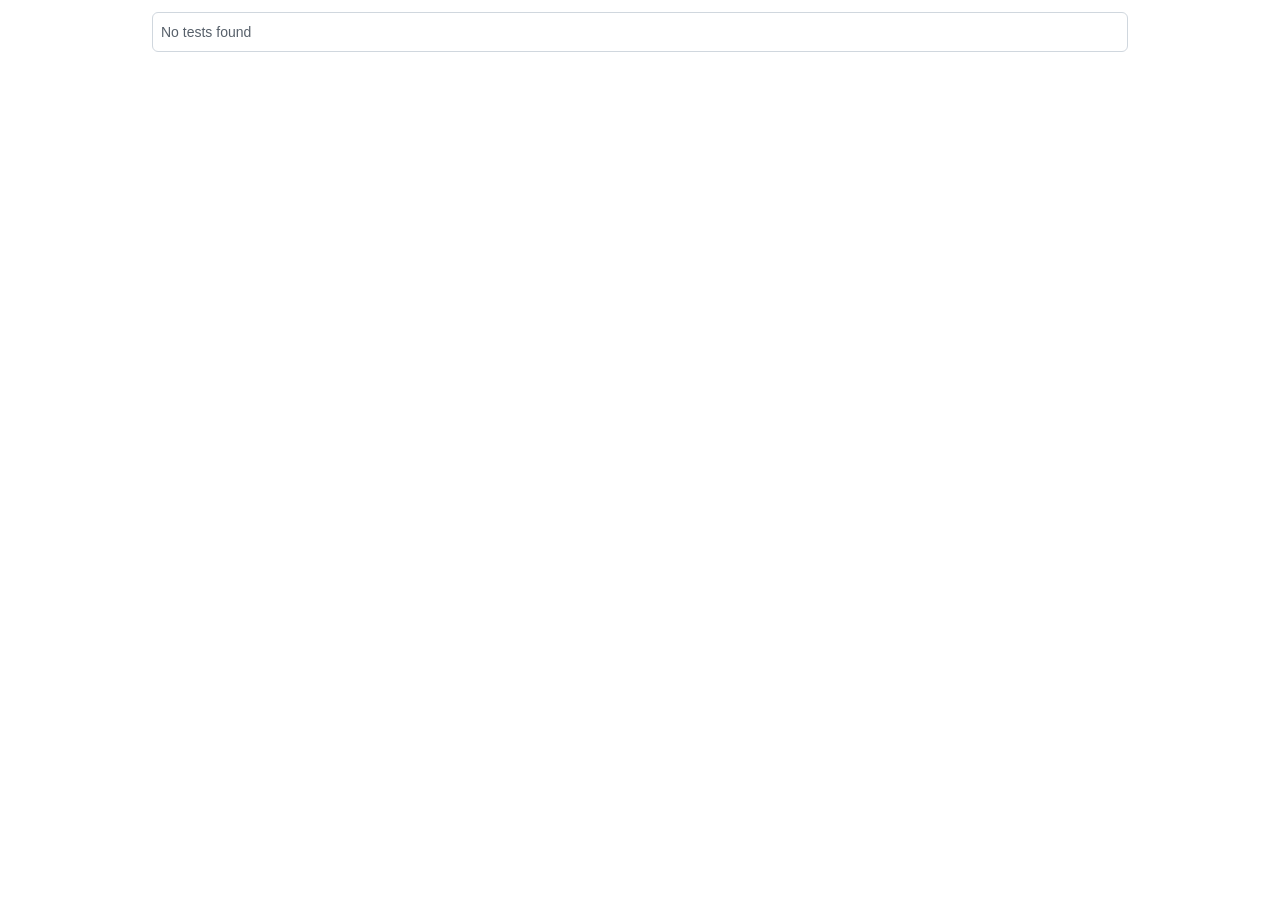
<file: node_modules/playwright-core/lib/vite/htmlReport/index.html>
<!DOCTYPE html>
<html style='scrollbar-gutter: stable both-edges;'>
  <head>
    <meta charset='UTF-8'>
    <meta name='color-scheme' content='dark light'>
    <meta name='viewport' content='width=device-width, initial-scale=1.0'>
    <title>Playwright Test Report</title>
    <script type="module" crossorigin src="./report.js"></script>
    <link rel="stylesheet" crossorigin href="./report.css">
  </head>
  <body>
    <div id='root'></div>
  </body>
</html>
</file>
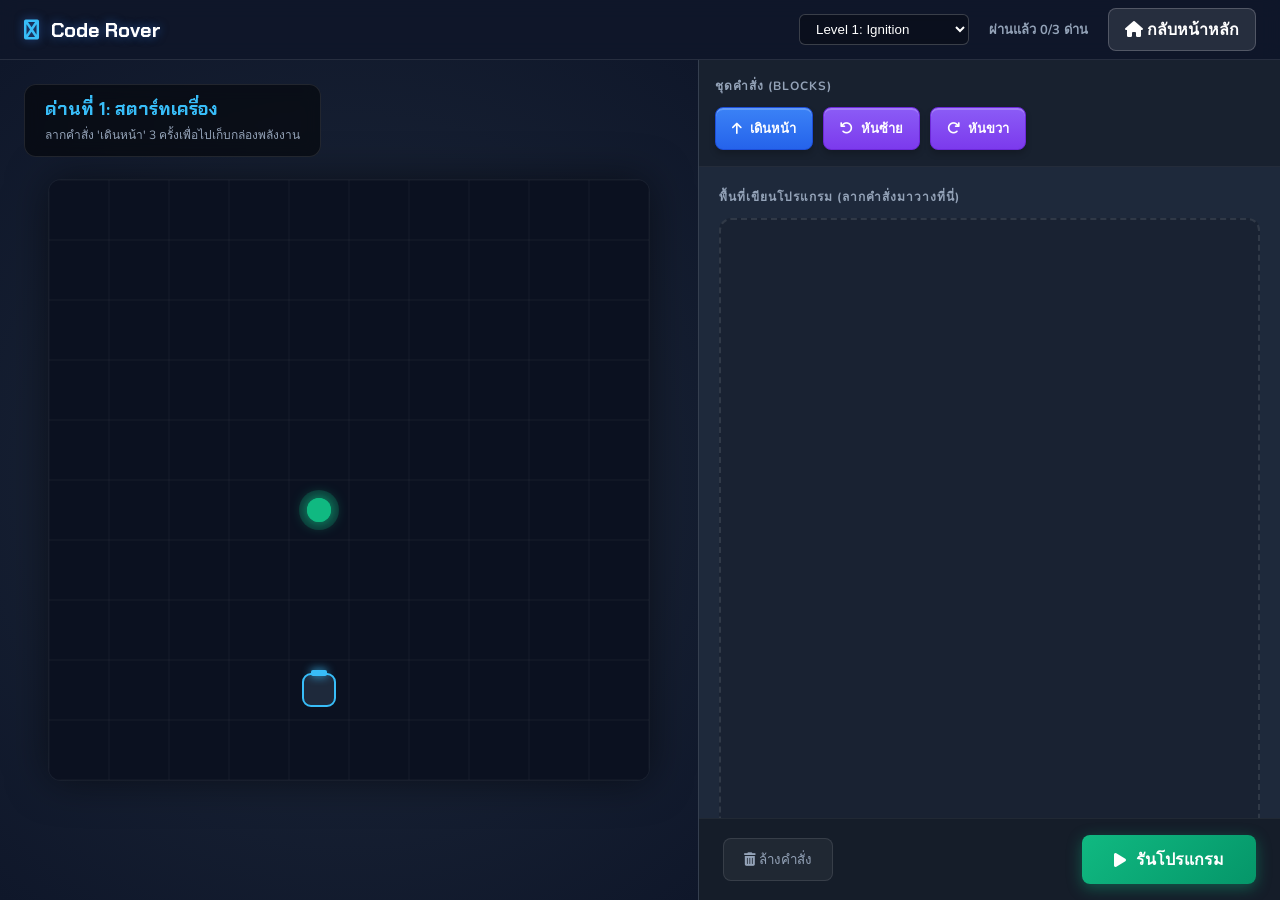
<file: game-2d.html>
<!DOCTYPE html>
<html lang="th">
<head>
    <meta charset="UTF-8">
    <meta name="viewport" content="width=device-width, initial-scale=1.0">
    <title>Code Rover: Mission Mars - 2D Logic Game</title>
    <!-- Fonts -->
    <link href="https://fonts.googleapis.com/css2?family=Chakra+Petch:wght@400;500;600;700&family=Nunito:wght@400;600;700;800&display=swap" rel="stylesheet">
    <!-- FontAwesome -->
    <link rel="stylesheet" href="https://cdnjs.cloudflare.com/ajax/libs/font-awesome/6.4.0/css/all.min.css">
    <style>
        /* Base Styles specific to game */
        :root {
            --bg-dark: #0f172a;
            --bg-panel: #1e293b;
            --primary: #3b82f6;
            --primary-glow: rgba(59, 130, 246, 0.5);
            --success: #10b981;
            --warning: #f59e0b;
            --danger: #ef4444;
            --text-main: #f8fafc;
            --text-muted: #94a3b8;
            --grid-color: rgba(255, 255, 255, 0.05);
        }

        * {
            box-sizing: border-box;
            margin: 0;
            padding: 0;
            user-select: none;
        }

        body {
            font-family: 'Nunito', sans-serif;
            background-color: var(--bg-dark);
            color: var(--text-main);
            height: 100vh;
            overflow: hidden;
            display: flex;
            flex-direction: column;
        }

        /* Top Navigation */
        .game-header {
            height: 60px;
            background: rgba(15, 23, 42, 0.8);
            backdrop-filter: blur(10px);
            border-bottom: 1px solid rgba(255, 255, 255, 0.1);
            display: flex;
            align-items: center;
            justify-content: space-between;
            padding: 0 24px;
            z-index: 100;
        }

        .game-title {
            font-family: 'Chakra Petch', sans-serif;
            font-size: 20px;
            font-weight: 700;
            display: flex;
            align-items: center;
            gap: 12px;
            color: #fff;
            text-shadow: 0 0 10px var(--primary-glow);
        }

        .level-info {
            display: flex;
            align-items: center;
            gap: 20px;
        }

        .btn-nav {
            background: rgba(255, 255, 255, 0.1);
            border: 1px solid rgba(255, 255, 255, 0.2);
            color: white;
            padding: 8px 16px;
            border-radius: 8px;
            cursor: pointer;
            font-family: inherit;
            font-weight: 600;
            transition: all 0.2s;
            text-decoration: none;
        }

        .btn-nav:hover {
            background: rgba(255, 255, 255, 0.2);
        }

        /* Main Game Layout */
        .game-container {
            display: flex;
            flex: 1;
            height: calc(100vh - 60px);
        }

        /* Left Panel - Canvas */
        .canvas-wrapper {
            flex: 1.2;
            display: flex;
            flex-direction: column;
            align-items: center;
            justify-content: center;
            background: radial-gradient(circle at center, #1e293b 0%, #0f172a 100%);
            position: relative;
        }

        #gameCanvas {
            box-shadow: 0 0 40px rgba(0, 0, 0, 0.5), 0 0 0 1px rgba(255, 255, 255, 0.05);
            border-radius: 12px;
            background-color: #0b1120;
        }

        .level-overlay {
            position: absolute;
            top: 24px;
            left: 24px;
            background: rgba(0, 0, 0, 0.5);
            backdrop-filter: blur(8px);
            padding: 12px 20px;
            border-radius: 12px;
            border: 1px solid rgba(255, 255, 255, 0.1);
        }
        .level-overlay h2 {
            font-family: 'Chakra Petch', sans-serif;
            font-size: 18px;
            margin-bottom: 4px;
            color: #38bdf8;
        }
        .level-overlay p {
            font-size: 12px;
            color: var(--text-muted);
        }

        /* Right Panel - Coding Area */
        .code-panel {
            flex: 1;
            background: var(--bg-panel);
            border-left: 1px solid rgba(255, 255, 255, 0.1);
            display: flex;
            flex-direction: column;
        }

        /* Block Palette */
        .palette {
            padding: 16px;
            border-bottom: 1px solid rgba(255, 255, 255, 0.05);
            background: rgba(0, 0, 0, 0.2);
        }
        
        .palette-title {
            font-size: 12px;
            text-transform: uppercase;
            letter-spacing: 1px;
            color: var(--text-muted);
            margin-bottom: 12px;
            font-weight: 700;
        }

        .block-list {
            display: flex;
            gap: 10px;
            flex-wrap: wrap;
        }

        /* Draggable Blocks */
        .cmd-block {
            padding: 10px 16px;
            border-radius: 8px;
            font-size: 13px;
            font-weight: 700;
            color: white;
            cursor: grab;
            display: flex;
            align-items: center;
            gap: 8px;
            box-shadow: 0 4px 6px rgba(0,0,0,0.2), inset 0 2px 0 rgba(255,255,255,0.2);
            transition: transform 0.1s;
        }
        .cmd-block:active {
            cursor: grabbing;
        }
        .cmd-block.move { background: linear-gradient(180deg, #3b82f6, #2563eb); border: 1px solid #1d4ed8; }
        .cmd-block.turn { background: linear-gradient(180deg, #8b5cf6, #7c3aed); border: 1px solid #6d28d9; }
        .cmd-block.loop { background: linear-gradient(180deg, #f59e0b, #d97706); border: 1px solid #b45309; }

        /* Workspace */
        .workspace-wrapper {
            flex: 1;
            padding: 20px;
            overflow-y: auto;
            position: relative;
        }
        
        #workspace {
            min-height: 100%;
            background: rgba(0, 0, 0, 0.15);
            border-radius: 12px;
            border: 2px dashed rgba(255, 255, 255, 0.1);
            padding: 16px;
            display: flex;
            flex-direction: column;
            gap: 8px;
        }

        /* Execution Controls */
        .controls {
            padding: 16px 24px;
            background: rgba(0, 0, 0, 0.3);
            border-top: 1px solid rgba(255, 255, 255, 0.05);
            display: flex;
            justify-content: space-between;
            align-items: center;
        }

        .btn-run {
            background: linear-gradient(135deg, #10b981, #059669);
            color: white;
            border: none;
            padding: 12px 32px;
            border-radius: 8px;
            font-size: 16px;
            font-weight: 800;
            cursor: pointer;
            box-shadow: 0 4px 15px rgba(16, 185, 129, 0.4);
            display: flex;
            align-items: center;
            gap: 10px;
            transition: all 0.2s;
        }
        .btn-run:hover {
            transform: translateY(-2px);
            box-shadow: 0 6px 20px rgba(16, 185, 129, 0.6);
        }
        
        .btn-clear {
            background: rgba(255, 255, 255, 0.05);
            color: var(--text-muted);
            border: 1px solid rgba(255, 255, 255, 0.1);
            padding: 10px 20px;
            border-radius: 8px;
            cursor: pointer;
            transition: all 0.2s;
        }
        .btn-clear:hover {
            background: rgba(239, 68, 68, 0.1);
            color: #ef4444;
            border-color: rgba(239, 68, 68, 0.3);
        }

        /* Status & Feedback */
        .efficiency-rating {
            display: flex;
            gap: 4px;
            color: var(--text-muted);
        }
        .efficiency-rating .fa-star.active {
            color: #fbbf24;
            filter: drop-shadow(0 0 5px rgba(251, 191, 36, 0.5));
        }

        /* Success Modal */
        #modal-success {
            position: fixed;
            top: 0; left: 0; right: 0; bottom: 0;
            background: rgba(0, 0, 0, 0.8);
            backdrop-filter: blur(5px);
            display: none;
            align-items: center;
            justify-content: center;
            z-index: 1000;
        }
        .modal-content {
            background: #1e293b;
            border: 1px solid rgba(255, 255, 255, 0.1);
            padding: 40px;
            border-radius: 20px;
            text-align: center;
            box-shadow: 0 20px 50px rgba(0,0,0,0.5);
            max-width: 400px;
            animation: popIn 0.5s cubic-bezier(0.175, 0.885, 0.32, 1.275);
        }
        @keyframes popIn {
            0% { transform: scale(0.8); opacity: 0; }
            100% { transform: scale(1); opacity: 1; }
        }
        
    </style>
</head>
<body>

    <!-- Header -->
    <header class="game-header">
        <div class="game-title">
            <i class="fa-solid fa-space-awesome" style="color: #38bdf8;"></i> Code Rover
        </div>
        <div class="level-info">
            <div class="efficiency-rating" id="ui-stars">
                <!-- Stars will be injected here -->
            </div>
            <select id="level-select" style="background: rgba(0,0,0,0.3); color: white; border: 1px solid rgba(255,255,255,0.2); padding: 6px 12px; border-radius: 6px;">
                <option value="1">Level 1: Ignition</option>
                <option value="2">Level 2: Turn Around</option>
                <option value="3">Level 3: The Maze</option>
            </select>
            <span id="game2d-progress-label" style="color:#94a3b8; font-size:13px; font-weight:700;">ผ่านแล้ว 0/3 ด่าน</span>
            <a href="index.html" class="btn-nav"><i class="fa-solid fa-house"></i> กลับหน้าหลัก</a>
        </div>
    </header>

    <!-- Main Game Area -->
    <main class="game-container">
        
        <!-- Canvas Viewer -->
        <section class="canvas-wrapper">
            <div class="level-overlay">
                <h2 id="lvl-title">ด่านที่ 1: สตาร์ทเครื่อง</h2>
                <p id="lvl-desc">เขียนโปรแกรมสั่งให้ Rover เดินทางไปเก็บกล่องพลังงาน</p>
            </div>
            <canvas id="gameCanvas" width="600" height="600"></canvas>
        </section>

        <!-- Code Workspace -->
        <section class="code-panel">
            
            <div class="palette">
                <div class="palette-title">ชุดคำสั่ง (Blocks)</div>
                <div class="block-list">
                    <div class="cmd-block move" draggable="true" data-cmd="forward">
                        <i class="fa-solid fa-arrow-up"></i> เดินหน้า
                    </div>
                    <div class="cmd-block turn" draggable="true" data-cmd="turnLeft">
                        <i class="fa-solid fa-arrow-rotate-left"></i> หันซ้าย
                    </div>
                    <div class="cmd-block turn" draggable="true" data-cmd="turnRight">
                        <i class="fa-solid fa-arrow-rotate-right"></i> หันขวา
                    </div>
                </div>
            </div>

            <div class="workspace-wrapper">
                <div class="palette-title">พื้นที่เขียนโปรแกรม (ลากคำสั่งมาวางที่นี่)</div>
                <div id="workspace">
                    <!-- Blocks go here -->
                </div>
            </div>

            <div class="controls">
                <button class="btn-clear" id="btn-clear"><i class="fa-solid fa-trash-can"></i> ล้างคำสั่ง</button>
                <button class="btn-run" id="btn-run"><i class="fa-solid fa-play"></i> รันโปรแกรม</button>
            </div>
            
        </section>

    </main>

    <!-- Modal Success -->
    <div id="modal-success">
        <div class="modal-content">
            <i class="fa-solid fa-check-circle" style="font-size: 64px; color: #10b981; margin-bottom: 20px;"></i>
            <h2 style="font-family: 'Chakra Petch', sans-serif; font-size: 28px; margin-bottom: 10px;">ภารกิจสำเร็จ!</h2>
            <p style="color: var(--text-muted); margin-bottom: 20px;">โค้ดของคุณทำงานได้อย่างสมบูรณ์</p>
            <div id="modal-stars" style="font-size: 32px; margin-bottom: 30px; display: flex; justify-content: center; gap: 10px;">
                <!-- Stars result -->
            </div>
            <button id="btn-next-level" class="btn-run" style="width: 100%; justify-content: center;">ด่านต่อไป <i class="fa-solid fa-arrow-right"></i></button>
        </div>
    </div>

    <!-- Classroom sync -->
    <script src="db-config.js?v=20260922_GH"></script>
    <script src="class-config.js?v=20260724_GAMESYNC"></script>
    <script src="db-sync.js?v=20260922_GH"></script>
    <script src="badges.js?v=20260724_GAMESYNC"></script>

    <!-- Game Engine Scripts -->
    <script src="game-2d.js?v=20260724_GAMESYNC"></script>
</body>
</html>
</file>
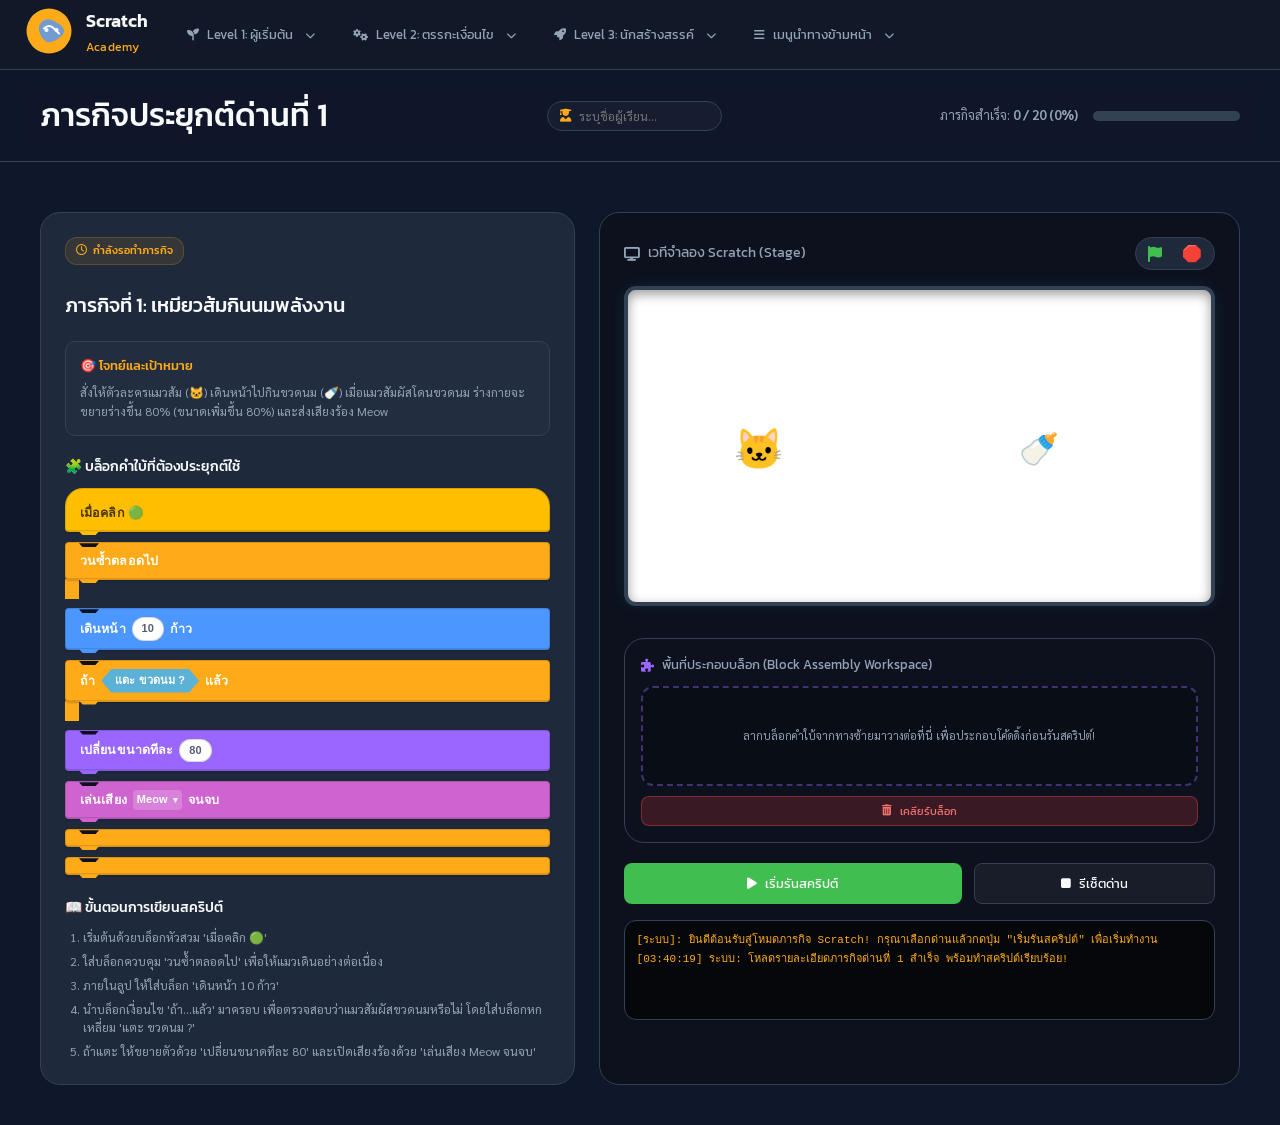
<file: mission.html>
<!DOCTYPE html>
<html lang="th">
<head>
    <meta charset="UTF-8">
    <meta name="viewport" content="width=device-width, initial-scale=1.0">
    <title>เกมผ่านด่าน 20 ด่าน - Scratch Academy</title>
    <!-- Google Fonts: Kanit & Sarabun -->
    <link rel="preconnect" href="https://fonts.googleapis.com">
    <link rel="preconnect" href="https://fonts.gstatic.com" crossorigin>
    <link href="https://fonts.googleapis.com/css2?family=Kanit:wght@300;400;500;600;700&family=Sarabun:wght@300;400;500;600;700&display=swap" rel="stylesheet">
    <!-- FontAwesome for icons -->
    <link rel="stylesheet" href="https://cdnjs.cloudflare.com/ajax/libs/font-awesome/6.4.0/css/all.min.css">
    <link rel="stylesheet" href="style.css?v=7">
    <style>
        /* Custom layout adjustments for mission.html */
        .header-back-btn {
            background-color: rgba(255, 255, 255, 0.05);
            border: 1px solid var(--border-color);
            color: var(--text-white);
            padding: 8px 16px;
            border-radius: 8px;
            font-family: var(--font-headers);
            font-size: 14px;
            cursor: pointer;
            display: inline-flex;
            align-items: center;
            gap: 8px;
            text-decoration: none;
            transition: all 0.2s;
        }
        .header-back-btn:hover {
            background-color: var(--primary-orange);
            border-color: var(--primary-orange);
            transform: translateX(-4px);
        }
        
        /* Mission grid structure */
        .mission-grid {
            display: grid;
            grid-template-columns: 1fr 1.2fr;
            gap: 24px;
            margin-top: 10px;
        }

        /* Sidebar custom scrollbar */
        .sidebar-menu::-webkit-scrollbar {
            width: 6px;
        }
        .sidebar-menu::-webkit-scrollbar-track {
            background: rgba(0,0,0,0.1);
        }
        .sidebar-menu::-webkit-scrollbar-thumb {
            background: rgba(255,255,255,0.1);
            border-radius: 3px;
        }
        .sidebar-menu::-webkit-scrollbar-thumb:hover {
            background: rgba(255,255,255,0.25);
        }

        /* Mission menu item specific styling */
        .menu-item.mission-item {
            display: flex;
            align-items: center;
            justify-content: space-between;
            padding: 10px 14px;
            font-size: 13px;
            margin-bottom: 5px;
        }
        .menu-item.mission-item .status-icon {
            font-size: 14px;
            color: var(--text-muted);
            transition: all 0.2s;
        }
        .menu-item.mission-item.completed .status-icon {
            color: var(--scratch-green);
        }
        .menu-item.mission-item {
            transition: all 0.2s ease-in-out !important;
        }
        .menu-item.mission-item:hover {
            transform: translateY(-2px);
            box-shadow: 0 4px 12px rgba(153, 102, 255, 0.2);
            background-color: rgba(153, 102, 255, 0.1) !important;
        }
        .menu-item.mission-item.active {
            background-color: var(--scratch-purple);
            box-shadow: 0 4px 12px rgba(153, 102, 255, 0.3);
        }
        .menu-item.mission-item.active:hover {
            background-color: var(--scratch-purple) !important;
            box-shadow: 0 4px 12px rgba(153, 102, 255, 0.4);
        }

        /* Stage Area Styles */
        .stage-card {
            background-color: #0c111d;
            border-radius: 20px;
            border: 1px solid var(--border-color);
            padding: 24px;
            display: flex;
            flex-direction: column;
            gap: 16px;
        }

        .stage-header-controls {
            display: flex;
            justify-content: space-between;
            align-items: center;
        }

        .stage-title-text {
            font-family: var(--font-headers);
            font-size: 14px;
            color: var(--text-muted);
            display: flex;
            align-items: center;
            gap: 8px;
        }

        .scratch-flag-stop-buttons {
            display: flex;
            background-color: #1e293b;
            border: 1px solid var(--border-color);
            border-radius: 20px;
            padding: 2px 8px;
            gap: 12px;
            align-items: center;
        }

        .scratch-btn-control {
            background: none;
            border: none;
            cursor: pointer;
            font-size: 16px;
            padding: 4px;
            display: flex;
            align-items: center;
            justify-content: center;
            transition: transform 0.1s;
        }
        .scratch-btn-control:active {
            transform: scale(0.9);
        }
        .scratch-btn-control.green-flag {
            color: #40BF50;
        }
        .scratch-btn-control.stop-sign {
            color: #FF4D4D;
        }

        .stage-container {
            background-color: #0c1524;
            background-image: 
                linear-gradient(rgba(255, 255, 255, 0.05) 1px, transparent 1px),
                linear-gradient(90deg, rgba(255, 255, 255, 0.05) 1px, transparent 1px);
            background-size: 20px 20px;
            background-position: center;
            width: 100%;
            height: 320px;
            border-radius: 12px;
            border: 4px solid var(--border-color);
            position: relative;
            overflow: hidden;
            box-shadow: inset 0 4px 12px rgba(0,0,0,0.4), 0 0 15px rgba(79, 184, 255, 0.1);
        }

        /* Variables Display on Stage */
        .stage-variable-display {
            position: absolute;
            top: 10px;
            left: 10px;
            background-color: rgba(77, 151, 255, 0.15);
            border: 1px solid var(--primary-blue);
            color: #1e293b;
            font-family: monospace;
            font-size: 11px;
            font-weight: bold;
            padding: 3px 8px;
            border-radius: 4px;
            display: flex;
            gap: 6px;
            z-index: 20;
            pointer-events: none;
            box-shadow: 0 2px 4px rgba(0,0,0,0.1);
        }
        .stage-variable-value {
            background-color: var(--primary-blue);
            color: white;
            padding: 0 4px;
            border-radius: 2px;
        }

        /* Sprite styling inside stage */
        .stage-sprite {
            position: absolute;
            font-size: 40px;
            user-select: none;
            z-index: 10;
            transition: transform 0.1s linear, filter 0.2s ease;
            display: flex;
            align-items: center;
            justify-content: center;
            width: 48px;
            height: 48px;
        }

        .stage-target {
            position: absolute;
            font-size: 32px;
            z-index: 5;
            display: flex;
            align-items: center;
            justify-content: center;
            width: 40px;
            height: 40px;
        }

        /* Scratch speech bubble inside stage */
        .stage-speech-bubble {
            position: absolute;
            background-color: white;
            border: 2px solid #ccc;
            color: black;
            border-radius: 8px;
            padding: 6px 12px;
            font-size: 12px;
            font-family: var(--font-headers);
            max-width: 160px;
            text-align: center;
            box-shadow: 0 4px 6px rgba(0,0,0,0.15);
            z-index: 15;
            pointer-events: none;
            display: none;
        }
        .stage-speech-bubble::after {
            content: '';
            position: absolute;
            top: 100%;
            left: 50%;
            transform: translateX(-50%);
            border-width: 6px;
            border-style: solid;
            border-color: white transparent transparent transparent;
        }

        /* Answering Form Box */
        .stage-answer-box {
            display: none;
            position: absolute;
            bottom: 10px;
            left: 10px;
            right: 10px;
            background: rgba(255, 255, 255, 0.95);
            border: 2px solid var(--primary-blue);
            border-radius: 8px;
            padding: 8px 12px;
            align-items: center;
            gap: 8px;
            z-index: 25;
            box-shadow: 0 4px 10px rgba(0,0,0,0.2);
            animation: slideUp 0.3s ease-out;
        }
        @keyframes slideUp {
            from { transform: translateY(20px); opacity: 0; }
            to { transform: translateY(0); opacity: 1; }
        }
        .stage-answer-input {
            flex-grow: 1;
            border: 1px solid #cbd5e1;
            padding: 6px 10px;
            border-radius: 4px;
            font-family: var(--font-body);
            font-size: 13px;
            color: black;
            outline: none;
        }
        .stage-answer-input:focus {
            border-color: var(--primary-blue);
        }
        .stage-answer-btn {
            background-color: var(--primary-blue);
            color: white;
            border: none;
            border-radius: 4px;
            padding: 6px 14px;
            cursor: pointer;
            font-family: var(--font-headers);
            font-size: 13px;
            transition: background 0.2s;
        }
        .stage-answer-btn:hover {
            background-color: var(--primary-blue-hover);
        }

        /* Console log styles */
        .console-container {
            background-color: #05070a;
            border: 1px solid var(--border-color);
            border-radius: 12px;
            padding: 12px;
            font-family: monospace;
            font-size: 11px;
            color: var(--text-muted);
            height: 100px;
            overflow-y: auto;
        }
        .console-line {
            margin-bottom: 4px;
            line-height: 1.4;
        }
        .console-line.system {
            color: var(--primary-orange);
        }
        .console-line.success {
            color: var(--scratch-green);
        }
        .console-line.sprite {
            color: var(--primary-blue);
        }

        /* Mission Details Panel Styles */
        .details-card {
            background-color: var(--card-bg);
            border: 1px solid var(--border-color);
            border-radius: 20px;
            padding: 24px;
            display: flex;
            flex-direction: column;
            gap: 20px;
            min-height: 480px;
        }

        .mission-status-badge {
            align-self: flex-start;
            padding: 4px 10px;
            border-radius: 12px;
            font-size: 11px;
            font-family: var(--font-headers);
            font-weight: 500;
            display: inline-flex;
            align-items: center;
            gap: 6px;
        }
        .mission-status-badge.pending {
            background-color: rgba(255, 171, 25, 0.1);
            color: var(--primary-orange);
            border: 1px solid rgba(255, 171, 25, 0.2);
        }
        .mission-status-badge.completed {
            background-color: rgba(64, 191, 80, 0.1);
            color: var(--scratch-green);
            border: 1px solid rgba(64, 191, 80, 0.2);
        }

        .mission-title-area h2 {
            font-size: 20px;
            color: var(--text-white);
            margin-top: 4px;
        }

        .mission-info-box {
            background-color: rgba(255,255,255,0.02);
            border: 1px solid var(--border-color);
            border-radius: 10px;
            padding: 14px;
        }
        .mission-info-box h4 {
            color: var(--primary-orange);
            font-size: 13px;
            margin-bottom: 6px;
        }
        .mission-info-box p {
            font-size: 12px !important;
            color: var(--text-muted) !important;
            margin: 0 !important;
        }

        .hints-box h4 {
            font-size: 14px;
            color: var(--text-white);
            margin-bottom: 10px;
        }

        .hints-block-list {
            display: flex;
            flex-direction: column;
            gap: 8px;
            margin-top: 8px;
        }

        .steps-box h4 {
            font-size: 14px;
            color: var(--text-white);
            margin-bottom: 8px;
        }
        .steps-box ol {
            padding-left: 18px;
            display: flex;
            flex-direction: column;
            gap: 6px;
        }
        .steps-box li {
            font-size: 12px;
            color: var(--text-muted);
            line-height: 1.5;
        }

        /* Success Overlay */
        .stage-success-overlay {
            position: absolute;
            top: 0;
            left: 0;
            right: 0;
            bottom: 0;
            background: rgba(15, 23, 42, 0.85);
            backdrop-filter: blur(4px);
            z-index: 30;
            display: none;
            flex-direction: column;
            justify-content: center;
            align-items: center;
            text-align: center;
            padding: 20px;
            animation: fadeIn 0.3s ease-out;
        }
        .success-icon-animated {
            font-size: 50px;
            color: var(--scratch-green);
            margin-bottom: 12px;
            animation: popIcon 0.4s cubic-bezier(0.175, 0.885, 0.32, 1.275);
        }
        @keyframes popIcon {
            from { transform: scale(0); }
            to { transform: scale(1); }
        }
        .stage-success-overlay h3 {
            font-size: 20px;
            color: white;
            margin-bottom: 6px;
        }
        .stage-success-overlay p {
            font-size: 13px;
            color: var(--text-muted);
            margin-bottom: 16px;
            max-width: 250px;
        }

        /* Run/Stop Buttons Container */
        .action-buttons-row {
            display: flex;
            gap: 12px;
            margin-top: 4px;
        }
        .btn-action-run {
            flex-grow: 1.5;
            background-color: var(--scratch-green);
            color: white;
            border: none;
            padding: 10px;
            border-radius: 8px;
            font-family: var(--font-headers);
            font-size: 13px;
            cursor: pointer;
            display: flex;
            align-items: center;
            justify-content: center;
            gap: 8px;
            transition: all 0.2s;
        }
        .btn-action-run:hover {
            background-color: #38a846;
            box-shadow: 0 4px 10px rgba(64, 191, 80, 0.2);
        }
        .btn-action-stop {
            flex-grow: 1;
            background-color: rgba(255,255,255,0.05);
            border: 1px solid var(--border-color);
            color: var(--text-white);
            padding: 10px;
            border-radius: 8px;
            font-family: var(--font-headers);
            font-size: 13px;
            cursor: pointer;
            display: flex;
            align-items: center;
            justify-content: center;
            gap: 8px;
            transition: all 0.2s;
        }
        .btn-action-stop:hover {
            background-color: rgba(255, 77, 77, 0.15);
            border-color: #FF4D4D;
            color: #FF4D4D;
        }

        /* Top Navigation Bar Layout Overrides to bypass browser caching */
        .app-container {
            display: flex !important;
            flex-direction: column !important;
            min-height: 100vh !important;
        }
        .sidebar {
            width: 100% !important;
            background-color: #111827 !important;
            border-bottom: 1px solid var(--border-color) !important;
            border-right: none !important;
            display: flex !important;
            flex-direction: row !important;
            align-items: center !important;
            justify-content: space-between !important;
            position: sticky !important;
            top: 0 !important;
            height: 70px !important;
            left: 0 !important;
            z-index: 100 !important;
            padding: 0 24px !important;
            box-sizing: border-box !important;
        }
        .sidebar-brand {
            padding: 0 !important;
            display: flex !important;
            align-items: center !important;
            gap: 12px !important;
            border-bottom: none !important;
            flex-shrink: 0 !important;
        }
        .brand-text h2 {
            font-size: 18px !important;
        }
        .brand-text span {
            font-size: 12px !important;
            letter-spacing: 0.5px !important;
        }
        .sidebar-menu {
            display: flex !important;
            flex-direction: row !important;
            align-items: center !important;
            flex-grow: 1 !important;
            padding: 0 !important;
            margin-left: 24px !important;
            overflow: visible !important;
            gap: 8px !important;
        }
        .menu-item {
            display: flex !important;
            align-items: center !important;
            gap: 8px !important;
            padding: 8px 14px !important;
            margin-bottom: 0 !important;
            white-space: nowrap !important;
            font-size: 13px !important;
            flex-shrink: 0 !important;
        }
        .sidebar-footer {
            display: none !important;
        }
        .sidebar-category-header {
            display: none !important;
        }
        .main-content {
            margin-left: 0 !important;
            min-height: calc(100vh - 70px) !important;
        }
        @media (max-width: 1024px) {
            .brand-text {
                display: none !important;
            }
            .sidebar {
                width: 100% !important;
                height: 70px !important;
                padding: 0 16px !important;
                flex-direction: row !important;
            }
            .main-content {
                margin-left: 0 !important;
            }
            .menu-item {
                font-size: 13px !important;
            }
            .menu-item span {
                display: inline !important;
            }
        }
    </style>
</head>
<body>
    <div class="app-container">
        <!-- Sidebar Navigation - 20 Missions list -->
        <aside class="sidebar">
            <div class="sidebar-brand">
                <div class="brand-logo">
                    <svg viewBox="0 0 100 100" width="50" height="50">
                        <circle cx="50" cy="50" r="45" fill="#FFAB19" />
                        <path d="M30 40 Q40 20 60 30 T80 50 T60 70 T30 50 Z" fill="#4D97FF" opacity="0.8"/>
                        <path d="M40 45 Q50 35 60 45 T70 55" fill="none" stroke="#FFFFFF" stroke-width="4" stroke-linecap="round"/>
                        <circle cx="45" cy="48" r="4" fill="#FFFFFF" />
                        <circle cx="65" cy="48" r="4" fill="#FFFFFF" />
                    </svg>
                </div>
                <div class="brand-text">
                    <h2>Scratch</h2>
                    <span>Academy</span>
                </div>
            </div>
            
            <nav class="sidebar-menu" id="mission-sidebar-menu">
                <!-- Dropdown: Level 1 -->
                <div class="nav-dropdown">
                    <button class="nav-dropdown-btn">
                        <i class="fa-solid fa-seedling"></i> Level 1: ผู้เริ่มต้น <i class="fa-solid fa-chevron-down" style="font-size: 10px; margin-left: 4px;"></i>
                    </button>
                    <div class="nav-dropdown-content">
                        <a href="#mission1" class="menu-item mission-item active" data-mission="1">
                            <span>1. เหมียวส้มกินนมพลังงาน</span>
                            <i class="fa-solid fa-circle-check status-icon"></i>
                        </a>
                        <a href="#mission2" class="menu-item mission-item" data-mission="2">
                            <span>2. เต้นบีทบ็อกซ์จับจังหวะ</span>
                            <i class="fa-solid fa-circle-check status-icon"></i>
                        </a>
                        <a href="#mission3" class="menu-item mission-item" data-mission="3">
                            <span>3. หลบดาวระเบิดลบแต้ม</span>
                            <i class="fa-solid fa-circle-check status-icon"></i>
                        </a>
                        <a href="#mission4" class="menu-item mission-item" data-mission="4">
                            <span>4. เหมียวส้มเร่งความเร็ว</span>
                            <i class="fa-solid fa-circle-check status-icon"></i>
                        </a>
                        <a href="#mission5" class="menu-item mission-item" data-mission="5">
                            <span>5. ถอดรหัสบวกเลขวิเศษ</span>
                            <i class="fa-solid fa-circle-check status-icon"></i>
                        </a>
                        <a href="#mission6" class="menu-item mission-item" data-mission="6">
                            <span>6. เปลี่ยนสีเมื่อโดนคลิก</span>
                            <i class="fa-solid fa-circle-check status-icon"></i>
                        </a>
                        <a href="#mission7" class="menu-item mission-item" data-mission="7">
                            <span>7. สเกลตามระยะห่างเมาส์</span>
                            <i class="fa-solid fa-circle-check status-icon"></i>
                        </a>
                    </div>
                </div>

                <!-- Dropdown: Level 2 -->
                <div class="nav-dropdown">
                    <button class="nav-dropdown-btn">
                        <i class="fa-solid fa-gears"></i> Level 2: ตรรกะเงื่อนไข <i class="fa-solid fa-chevron-down" style="font-size: 10px; margin-left: 4px;"></i>
                    </button>
                    <div class="nav-dropdown-content">
                        <a href="#mission8" class="menu-item mission-item" data-mission="8">
                            <span>8. กระโดดข้ามรั้วหรรษา</span>
                            <i class="fa-solid fa-circle-check status-icon"></i>
                        </a>
                        <a href="#mission9" class="menu-item mission-item" data-mission="9">
                            <span>9. เหมียวสองตัววิทยุสื่อสาร</span>
                            <i class="fa-solid fa-circle-check status-icon"></i>
                        </a>
                        <a href="#mission10" class="menu-item mission-item" data-mission="10">
                            <span>10. ตัวนับก้าวขยันเดิน</span>
                            <i class="fa-solid fa-circle-check status-icon"></i>
                        </a>
                        <a href="#mission11" class="menu-item mission-item" data-mission="11">
                            <span>11. เครื่องคิดเลขคูณเลขเร็ว</span>
                            <i class="fa-solid fa-circle-check status-icon"></i>
                        </a>
                        <a href="#mission12" class="menu-item mission-item" data-mission="12">
                            <span>12. นักล่าสมบัติหาระยะห่าง</span>
                            <i class="fa-solid fa-circle-check status-icon"></i>
                        </a>
                        <a href="#mission13" class="menu-item mission-item" data-mission="13">
                            <span>13. ดนตรีตามตำแหน่ง X</span>
                            <i class="fa-solid fa-circle-check status-icon"></i>
                        </a>
                        <a href="#mission14" class="menu-item mission-item" data-mission="14">
                            <span>14. เลขคณิตหาเศษเหลือ</span>
                            <i class="fa-solid fa-circle-check status-icon"></i>
                        </a>
                    </div>
                </div>

                <!-- Dropdown: Level 3 -->
                <div class="nav-dropdown">
                    <button class="nav-dropdown-btn">
                        <i class="fa-solid fa-rocket"></i> Level 3: นักสร้างสรรค์ <i class="fa-solid fa-chevron-down" style="font-size: 10px; margin-left: 4px;"></i>
                    </button>
                    <div class="nav-dropdown-content">
                        <a href="#mission15" class="menu-item mission-item" data-mission="15">
                            <span>15. สวิตช์ปิดเปิดไฟเวที</span>
                            <i class="fa-solid fa-circle-check status-icon"></i>
                        </a>
                        <a href="#mission16" class="menu-item mission-item" data-mission="16">
                            <span>16. วิ่งแข่งเต่ากับหอยทาก</span>
                            <i class="fa-solid fa-circle-check status-icon"></i>
                        </a>
                        <a href="#mission17" class="menu-item mission-item" data-mission="17">
                            <span>17. ตรวจสอบตรรกะจริง/เท็จ</span>
                            <i class="fa-solid fa-circle-check status-icon"></i>
                        </a>
                        <a href="#mission18" class="menu-item mission-item" data-mission="18">
                            <span>18. เกมแมวจับหนูแสนซน</span>
                            <i class="fa-solid fa-circle-check status-icon"></i>
                        </a>
                        <a href="#mission19" class="menu-item mission-item" data-mission="19">
                            <span>19. หัวใจแอนิเมชันเต้นตึกตัก</span>
                            <i class="fa-solid fa-circle-check status-icon"></i>
                        </a>
                        <a href="#mission20" class="menu-item mission-item" data-mission="20">
                            <span>20. วงล้อสุ่มเลขนำโชค</span>
                            <i class="fa-solid fa-circle-check status-icon"></i>
                        </a>
                    </div>
                </div>

                <!-- Dropdown: นำทางข้ามหน้า -->
                <div class="nav-dropdown">
                    <button class="nav-dropdown-btn">
                        <i class="fa-solid fa-bars"></i> เมนูนำทางข้ามหน้า <i class="fa-solid fa-chevron-down" style="font-size: 10px; margin-left: 4px;"></i>
                    </button>
                    <div class="nav-dropdown-content">
                        <a href="index.html" class="menu-item">
                            <i class="fa-solid fa-house"></i> กลับสู่หน้าแรก
                        </a>
                        <a href="index.html#about" class="menu-item">
                            <i class="fa-solid fa-cat"></i> 1. เริ่มต้น Scratch
                        </a>
                        <a href="motion.html" class="menu-item">
                            <i class="fa-solid fa-puzzle-piece"></i> คลังบล็อกคำสั่ง
                        </a>
                        <a href="game-2d.html" class="menu-item">
                            <i class="fa-solid fa-gamepad"></i> เกม Code Rover
                        </a>
                        <a href="python-learn.html" class="menu-item">
                            <i class="fa-brands fa-python"></i> เรียนรู้ Python 20 บท
                        </a>
                        <a href="python-rpg.html" class="menu-item">
                            <i class="fa-solid fa-map"></i> Python RPG
                        </a>
                        <a href="index.html#quiz" class="menu-item">
                            <i class="fa-solid fa-award"></i> 4. วัดผล Pre/Post
                        </a>
                    </div>
                </div>
            </nav>

            <div class="sidebar-footer">
                <a href="index.html" class="header-back-btn">
                    <i class="fa-solid fa-arrow-left"></i> กลับหน้าหลัก
                </a>
            </div>
        </aside>

        <!-- Main Content Area -->
        <main class="main-content">
            <!-- Header -->
            <header class="content-header" style="flex-wrap: wrap; gap: 12px; align-items: center;">
                <div class="header-title">
                    <h1 id="page-section-title">เกมผ่านด่าน 20 ด่าน (Scratch Coding Missions)</h1>
                </div>
                <div class="header-student-profile" style="display: flex; align-items: center; gap: 8px; background: rgba(255,255,255,0.03); border: 1px solid var(--border-color); padding: 6px 12px; border-radius: 20px;">
                    <i class="fa-solid fa-user-graduate" style="color: var(--primary-orange); font-size: 13px;"></i>
                    <input type="text" id="header-student-name" placeholder="ระบุชื่อผู้เรียน..." style="background: transparent; border: none; color: white; outline: none; font-size: 12px; width: 130px; font-family: var(--font-body);" title="กรอกชื่อตรงนี้เพื่อให้คุณครูตรวจความคืบหน้า">
                </div>
                <div class="header-progress">
                    <span class="progress-text">ภารกิจสำเร็จ: <strong id="progress-percent">0 / 20 (0%)</strong></span>
                    <div class="progress-bar-container">
                        <div class="progress-bar" id="learning-progress"></div>
                    </div>
                </div>
            </header>

            <!-- Content Screens -->
            <div class="content-wrapper">
                <div class="mission-grid">
                    
                    <!-- Left: Mission Details Panel -->
                    <div class="details-card" id="mission-details-card">
                        <div class="mission-status-badge pending" id="mission-status">
                            <i class="fa-regular fa-clock"></i> กำลังรอทำภารกิจ
                        </div>
                        <div class="mission-title-area">
                            <h2 id="mission-title">กำลังโหลด...</h2>
                        </div>
                        
                        <!-- Objective Box -->
                        <div class="mission-info-box">
                            <h4>🎯 โจทย์และเป้าหมาย</h4>
                            <p id="mission-objective">กำลังดึงข้อมูลเป้าหมาย...</p>
                        </div>

                        <!-- Coding Hint Blocks (Scratch visual style) -->
                        <div class="hints-box">
                            <h4>🧩 บล็อกคำใบ้ที่ต้องประยุกต์ใช้</h4>
                            <div class="hints-block-list" id="mission-hints-list">
                                <!-- Will be populated by JS -->
                            </div>
                        </div>

                        <!-- Step Guides -->
                        <div class="steps-box">
                            <h4>📖 ขั้นตอนการเขียนสคริปต์</h4>
                            <ol id="mission-steps-list">
                                <!-- Will be populated by JS -->
                            </ol>
                        </div>
                    </div>

                    <!-- Right: Interactive Stage & Run Area -->
                    <div class="stage-card">
                        <div class="stage-header-controls">
                            <span class="stage-title-text"><i class="fa-solid fa-display"></i> เวทีจำลอง Scratch (Stage)</span>
                            <div class="scratch-flag-stop-buttons">
                                <button class="scratch-btn-control green-flag" id="btn-flag" title="เริ่มรันจำลอง">
                                    <i class="fa-solid fa-flag"></i>
                                </button>
                                <button class="scratch-btn-control stop-sign" id="btn-stop" title="หยุดรันจำลอง">
                                    <i class="fa-solid fa-octagon"></i>🛑
                                </button>
                            </div>
                        </div>

                        <!-- Interactive Stage Box -->
                        <div class="stage-container" id="stage-box" style="background-color: white;">
                            <!-- Concept Check Overlay -->
                            <div class="stage-success-overlay" id="concept-overlay" style="display: none; background: rgba(15, 23, 42, 0.96); flex-direction: column; justify-content: center; align-items: center; text-align: center; padding: 20px; box-sizing: border-box; z-index: 10;">
                                <div style="color: #fb923c; font-size: 36px; margin-bottom: 12px;"><i class="fa-solid fa-lightbulb"></i></div>
                                <h3 style="color: white; margin: 0 0 6px 0; font-size: 15px; font-family: var(--font-headers);">แบบทดสอบสั้นประจำบทเรียน 💡</h3>
                                <p id="concept-question-text" style="color: var(--text-muted); font-size: 12.5px; margin: 0 0 14px 0; max-width: 90%;">คำถามวัดความรู้ความเข้าใจแนวคิด</p>
                                <div id="concept-options" style="display: flex; flex-direction: column; gap: 8px; width: 100%; max-width: 300px; margin-bottom: 12px;">
                                    <!-- Dynamic Options Buttons -->
                                </div>
                                <div id="concept-feedback" style="font-size: 11px; font-weight: bold; display: none;"></div>
                            </div>

                            <!-- Success Overlay -->
                            <div class="stage-success-overlay" id="success-overlay">
                                <div class="success-icon-animated">
                                    <i class="fa-solid fa-circle-check"></i>
                                </div>
                                <h3>สุดยอดเลย! ภารกิจสำเร็จ 🎉</h3>
                                <p id="success-text">น้องๆ ประยุกต์บล็อกคำสั่งได้ถูกต้องและผ่านด่านแล้ว</p>
                                <button class="stage-answer-btn" id="btn-next-mission" style="padding: 10px 24px; font-size:14px;">
                                    ลุยด่านถัดไป <i class="fa-solid fa-arrow-right"></i>
                                </button>
                            </div>

                            <!-- Variables display on stage -->
                            <div class="stage-variable-display" id="stage-var-display" style="display: none;">
                                <span id="stage-var-name">คะแนน:</span>
                                <span class="stage-variable-value" id="stage-var-val">0</span>
                            </div>

                            <!-- Sprites inside stage -->
                            <div class="stage-sprite" id="sprite-cat" style="left: 60px; top: 156px; font-size:40px; transform: scale(1);">🐱</div>
                            <div class="stage-target" id="sprite-target" style="left: 360px; top: 160px; display: none;">🍼</div>

                            <!-- Extra character sprite for race or broadcast -->
                            <div class="stage-sprite" id="sprite-extra" style="left: 60px; top: 220px; display: none;">😸</div>

                            <!-- Speech Bubble for Sprite -->
                            <div class="stage-speech-bubble" id="speech-bubble">สวัสดี!</div>

                            <!-- Text Input Response Form (For math / coding questions) -->
                            <div class="stage-answer-box" id="answer-box">
                                <input type="text" class="stage-answer-input" id="answer-input" placeholder="พิมพ์คำตอบของคุณตรงนี้..." autocomplete="off">
                                <button class="stage-answer-btn" id="btn-submit-answer">ตกลง</button>
                            </div>
                        </div>

                        <!-- Drag & Drop Assembly Workspace -->
                        <div class="workspace-card" style="margin-top: 16px; background-color: #0c111d; border-radius: 20px; border: 1px solid var(--border-color); padding: 16px; display: flex; flex-direction: column; gap: 10px;">
                            <span style="font-family: var(--font-headers); font-size: 13px; color: var(--text-muted); display: flex; align-items: center; gap: 8px; user-select: none;">
                                <i class="fa-solid fa-puzzle-piece" style="color: var(--scratch-purple);"></i> พื้นที่ประกอบบล็อก (Block Assembly Workspace)
                            </span>
                            <div id="block-drop-area" style="min-height: 100px; background-color: #080d16; border: 2px dashed rgba(153, 102, 255, 0.4); border-radius: 12px; padding: 12px; display: flex; flex-direction: column; gap: 8px; justify-content: center; align-items: center; overflow-y: auto; max-height: 180px; box-sizing: border-box;">
                                <span id="drop-placeholder-text" style="font-size: 11px; color: var(--text-muted); text-align: center;">ลากบล็อกคำใบ้จากทางซ้ายมาวางต่อที่นี่ เพื่อประกอบโค้ดดิ้งก่อนรันสคริปต์!</span>
                            </div>
                            <div style="display: flex; gap: 8px; justify-content: flex-end;">
                                <button class="btn-action-stop" id="btn-clear-workspace" style="font-size: 11px; padding: 6px 12px; background-color: rgba(239, 68, 68, 0.2); border-color: rgba(239, 68, 68, 0.4); color: #f87171; cursor: pointer; transition: all 0.2s;"><i class="fa-solid fa-trash-can"></i> เคลียร์บล็อก</button>
                            </div>
                        </div>

                        <!-- Manual Run/Stop buttons & tips -->
                        <div class="action-buttons-row">
                            <button class="btn-action-run" id="btn-action-run">
                                <i class="fa-solid fa-play"></i> เริ่มรันสคริปต์
                            </button>
                            <button class="btn-action-stop" id="btn-action-stop">
                                <i class="fa-solid fa-stop"></i> รีเซ็ตด่าน
                            </button>
                        </div>

                        <!-- Console logger feedback -->
                        <div class="console-container" id="console-box">
                            <div class="console-line system">[ระบบ]: ยินดีต้อนรับสู่โหมดภารกิจ Scratch! กรุณาเลือกด่านแล้วกดปุ่ม "เริ่มรันสคริปต์" เพื่อเริ่มทำงาน</div>
                        </div>
                    </div>

                </div>
            </div>
        </main>
    </div>

    <!-- Scripts -->
    <script src="audio-synth.js"></script>
    <script src="db-config.js?v=20260922_GH"></script>
    <script src="class-config.js?v=3"></script>
    <script src="db-sync.js?v=20260922_GH"></script>
    <script src="mission.js?v=3"></script>
</body>
</html>
</file>
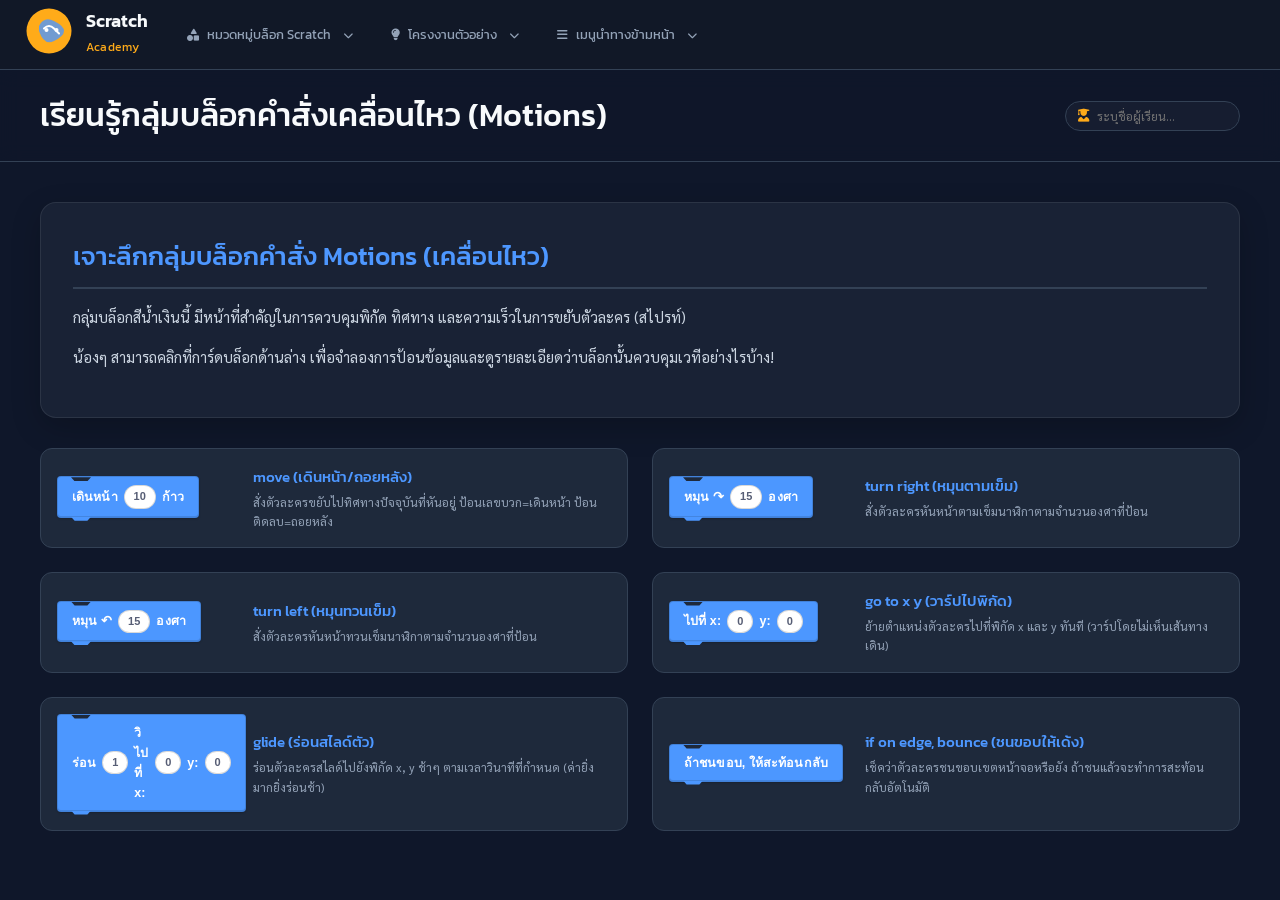
<file: motion.html>
<!DOCTYPE html>
<html lang="th">
<head>
    <meta charset="UTF-8">
    <meta name="viewport" content="width=device-width, initial-scale=1.0">
    <title>Motion Blocks & Projects - Scratch Academy</title>
    <!-- Google Fonts: Kanit & Sarabun -->
    <link rel="preconnect" href="https://fonts.googleapis.com">
    <link rel="preconnect" href="https://fonts.gstatic.com" crossorigin>
    <link href="https://fonts.googleapis.com/css2?family=Kanit:wght@300;400;500;600;700&family=Sarabun:wght@300;400;500;600;700&display=swap" rel="stylesheet">
    <!-- FontAwesome for icons -->
    <link rel="stylesheet" href="https://cdnjs.cloudflare.com/ajax/libs/font-awesome/6.4.0/css/all.min.css">
    <link rel="stylesheet" href="style.css?v=7">
    <style>
        /* Custom layout adjustments for motion.html */
        .header-back-btn {
            background-color: rgba(255, 255, 255, 0.05);
            border: 1px solid var(--border-color);
            color: var(--text-white);
            padding: 8px 16px;
            border-radius: 8px;
            font-family: var(--font-headers);
            font-size: 14px;
            cursor: pointer;
            display: inline-flex;
            align-items: center;
            gap: 8px;
            text-decoration: none;
            transition: all 0.2s;
        }
        .header-back-btn:hover {
            background-color: var(--primary-orange);
            border-color: var(--primary-orange);
            transform: translateX(-4px);
        }
        .motion-grid {
            display: grid;
            grid-template-columns: 1fr 1fr;
            gap: 24px;
            margin-top: 20px;
        }
        .block-card-interactive {
            background-color: var(--card-bg);
            border: 1px solid var(--border-color);
            border-radius: 12px;
            padding: 16px;
            display: flex;
            align-items: center;
            gap: 16px;
            cursor: pointer;
            transition: all 0.2s;
        }
        .block-card-interactive:hover {
            border-color: var(--primary-blue);
            transform: translateY(-2px);
            box-shadow: 0 4px 12px rgba(77, 151, 255, 0.1);
        }
        .block-preview {
            width: 180px;
            flex-shrink: 0;
        }
        .block-desc-text h4 {
            color: var(--primary-blue);
            font-size: 15px;
            margin-bottom: 4px;
        }
        .block-desc-text p {
            font-size: 12px !important;
            margin: 0 !important;
            color: var(--text-muted) !important;
        }
        .motion-block-svg {
            background-color: var(--primary-blue);
            color: white;
            font-family: var(--font-headers);
            font-size: 11px;
            padding: 6px 12px;
            border-radius: 4px;
            text-align: left;
            box-shadow: 0 2px 4px rgba(0,0,0,0.15);
            display: inline-block;
            width: 100%;
        }
        .project-viewer {
            display: flex;
            background-color: #0c111d;
            border-radius: 20px;
            border: 1px solid var(--border-color);
            overflow: hidden;
            margin-top: 30px;
            min-height: 480px;
        }
        .project-menu {
            width: 250px;
            background-color: #111827;
            border-right: 1px solid var(--border-color);
            padding: 20px 12px;
        }
        .project-menu h4 {
            color: var(--text-muted);
            font-size: 13px;
            margin-bottom: 12px;
            padding-left: 8px;
        }
        .project-btn {
            width: 100%;
            background: none;
            border: none;
            color: var(--text-muted);
            font-family: var(--font-headers);
            font-size: 13px;
            padding: 12px 16px;
            text-align: left;
            border-radius: 8px;
            cursor: pointer;
            margin-bottom: 6px;
            transition: all 0.2s;
            display: flex;
            align-items: center;
            gap: 10px;
        }
        .project-btn:hover {
            background-color: rgba(255,255,255,0.02);
            color: white;
        }
        .project-btn.active {
            background-color: var(--primary-orange);
            color: white;
            box-shadow: 0 4px 12px rgba(255, 171, 25, 0.3);
        }
        .project-content-grid {
            flex-grow: 1;
            display: grid;
            grid-template-columns: 1.2fr 1fr;
            padding: 24px;
            gap: 24px;
        }
        .project-info-pane {
            display: flex;
            flex-direction: column;
            gap: 20px;
        }
        .project-info-pane h3 {
            color: var(--primary-orange);
            font-size: 20px;
            border-bottom: 1px solid var(--border-color);
            padding-bottom: 8px;
        }
        .project-details-card {
            background-color: rgba(255,255,255,0.02);
            border: 1px solid var(--border-color);
            border-radius: 10px;
            padding: 16px;
        }
        .project-details-card h5 {
            color: var(--text-white);
            margin-bottom: 6px;
            font-size: 14px;
        }
        .project-details-card p, .project-details-card li {
            font-size: 12px !important;
            color: var(--text-muted) !important;
            margin: 0 !important;
        }
        .project-details-card ul {
            padding-left: 16px;
        }
        .blocks-needed-list {
            display: flex;
            flex-direction: column;
            gap: 6px;
            margin-top: 8px;
        }
        .project-stage-pane {
            display: flex;
            flex-direction: column;
            justify-content: space-between;
        }
        .stage-box {
            background-color: white;
            height: 260px;
            border-radius: 12px;
            border: 4px solid var(--border-color);
            position: relative;
            overflow: hidden;
            display: flex;
            justify-content: center;
            align-items: center;
        }
        .stage-sprite {
            position: absolute;
            font-size: 40px;
            transition: all 0.1s linear;
            z-index: 10;
        }
        .stage-ball {
            position: absolute;
            width: 20px;
            height: 20px;
            background-color: var(--scratch-pink);
            border-radius: 50%;
            border: 2px solid white;
            display: none;
            z-index: 5;
            transition: all 0.1s linear;
        }
        .stage-star {
            position: absolute;
            font-size: 24px;
            color: #ffd700;
            display: none;
            z-index: 6;
        }
        .stage-bubble {
            position: absolute;
            background-color: white;
            border: 2px solid #ccc;
            color: black;
            border-radius: 8px;
            padding: 6px 10px;
            font-size: 11px;
            font-family: var(--font-headers);
            max-width: 130px;
            display: none;
            top: 40px;
            text-align: center;
            box-shadow: 0 4px 6px rgba(0,0,0,0.15);
            z-index: 12;
        }
        .stage-bubble::after {
            content: '';
            position: absolute;
            top: 100%;
            left: 50%;
            transform: translateX(-50%);
            border-width: 5px;
            border-style: solid;
            border-color: white transparent transparent transparent;
        }
        .project-run-controls {
            display: flex;
            gap: 10px;
            justify-content: center;
            margin-top: 12px;
        }
        .project-console {
            background-color: #05070a;
            border: 1px solid var(--border-color);
            border-radius: 8px;
            height: 80px;
            font-family: monospace;
            font-size: 11px;
            color: var(--text-muted);
            padding: 8px 12px;
            overflow-y: auto;
            margin-top: 10px;
        }

        /* Top Navigation Bar Layout Overrides to bypass browser caching */
        .app-container {
            display: flex !important;
            flex-direction: column !important;
            min-height: 100vh !important;
        }
        .sidebar {
            width: 100% !important;
            background-color: #111827 !important;
            border-bottom: 1px solid var(--border-color) !important;
            border-right: none !important;
            display: flex !important;
            flex-direction: row !important;
            align-items: center !important;
            justify-content: space-between !important;
            position: sticky !important;
            top: 0 !important;
            height: 70px !important;
            left: 0 !important;
            z-index: 100 !important;
            padding: 0 24px !important;
            box-sizing: border-box !important;
        }
        .sidebar-brand {
            padding: 0 !important;
            display: flex !important;
            align-items: center !important;
            gap: 12px !important;
            border-bottom: none !important;
            flex-shrink: 0 !important;
        }
        .brand-text h2 {
            font-size: 18px !important;
        }
        .brand-text span {
            font-size: 12px !important;
            letter-spacing: 0.5px !important;
        }
        .sidebar-menu {
            display: flex !important;
            flex-direction: row !important;
            align-items: center !important;
            flex-grow: 1 !important;
            padding: 0 !important;
            margin-left: 24px !important;
            overflow: visible !important;
            gap: 8px !important;
        }
        .menu-item {
            display: flex !important;
            align-items: center !important;
            gap: 8px !important;
            padding: 8px 14px !important;
            margin-bottom: 0 !important;
            white-space: nowrap !important;
            font-size: 13px !important;
            flex-shrink: 0 !important;
        }
        .sidebar-footer {
            display: none !important;
        }
        .sidebar-category-header {
            display: none !important;
        }
        .main-content {
            margin-left: 0 !important;
            min-height: calc(100vh - 70px) !important;
        }
        @media (max-width: 1024px) {
            .brand-text {
                display: none !important;
            }
            .sidebar {
                width: 100% !important;
                height: 70px !important;
                padding: 0 16px !important;
                flex-direction: row !important;
            }
            .main-content {
                margin-left: 0 !important;
            }
            .menu-item {
                font-size: 13px !important;
            }
            .menu-item span {
                display: inline !important;
            }
        }
    </style>
</head>
<body>
    <div class="app-container">
        <!-- Sidebar Navigation (Same theme, custom items) -->
        <aside class="sidebar">
            <div class="sidebar-brand">
                <div class="brand-logo">
                    <svg viewBox="0 0 100 100" width="50" height="50">
                        <circle cx="50" cy="50" r="45" fill="#FFAB19" />
                        <path d="M30 40 Q40 20 60 30 T80 50 T60 70 T30 50 Z" fill="#4D97FF" opacity="0.8"/>
                        <path d="M40 45 Q50 35 60 45 T70 55" fill="none" stroke="#FFFFFF" stroke-width="4" stroke-linecap="round"/>
                        <circle cx="45" cy="48" r="4" fill="#FFFFFF" />
                        <circle cx="65" cy="48" r="4" fill="#FFFFFF" />
                    </svg>
                </div>
                <div class="brand-text">
                    <h2>Scratch</h2>
                    <span>Academy</span>
                </div>
            </div>
            
            <nav class="sidebar-menu">
                <!-- Dropdown: เลือกดูประเภทบล็อก (Scratch Blocks Selector) -->
                <div class="nav-dropdown">
                    <button class="nav-dropdown-btn">
                        <i class="fa-solid fa-shapes"></i> หมวดหมู่บล็อก Scratch <i class="fa-solid fa-chevron-down" style="font-size: 10px; margin-left: 4px;"></i>
                    </button>
                    <div class="nav-dropdown-content">
                        <a href="#motion-blocks" class="menu-item active" data-sec="motion">
                            <i class="fa-solid fa-arrows-up-down-left-right"></i> บล็อกเคลื่อนไหว
                        </a>
                        <a href="#looks-blocks" class="menu-item" data-sec="looks">
                            <i class="fa-solid fa-wand-magic-sparkles"></i> บล็อกรูปลักษณ์
                        </a>
                        <a href="#sound-blocks" class="menu-item" data-sec="sound">
                            <i class="fa-solid fa-volume-high"></i> บล็อกเสียง
                        </a>
                        <a href="#events-blocks" class="menu-item" data-sec="events">
                            <i class="fa-solid fa-bolt"></i> บล็อกเหตุการณ์
                        </a>
                        <a href="#control-blocks" class="menu-item" data-sec="control">
                            <i class="fa-solid fa-gears"></i> บล็อกควบคุม
                        </a>
                        <a href="#sensing-blocks" class="menu-item" data-sec="sensing">
                            <i class="fa-solid fa-eye"></i> บล็อกตรวจจับ
                        </a>
                        <a href="#operators-blocks" class="menu-item" data-sec="operators">
                            <i class="fa-solid fa-calculator"></i> บล็อกตัวดำเนินการ
                        </a>
                        <a href="#variables-blocks" class="menu-item" data-sec="variables">
                            <i class="fa-solid fa-box-archive"></i> บล็อกตัวแปร
                        </a>
                    </div>
                </div>

                <!-- Dropdown: โครงงานตัวอย่าง -->
                <div class="nav-dropdown">
                    <button class="nav-dropdown-btn">
                        <i class="fa-solid fa-lightbulb"></i> โครงงานตัวอย่าง <i class="fa-solid fa-chevron-down" style="font-size: 10px; margin-left: 4px;"></i>
                    </button>
                    <div class="nav-dropdown-content">
                        <a href="#projects" class="menu-item" data-sec="projects">
                            <i class="fa-solid fa-diagram-project"></i> 5 โปรเจกต์ตัวอย่าง
                        </a>
                    </div>
                </div>

                <!-- Dropdown: เมนูนำทางข้ามหน้า -->
                <div class="nav-dropdown">
                    <button class="nav-dropdown-btn">
                        <i class="fa-solid fa-bars"></i> เมนูนำทางข้ามหน้า <i class="fa-solid fa-chevron-down" style="font-size: 10px; margin-left: 4px;"></i>
                    </button>
                    <div class="nav-dropdown-content">
                        <a href="index.html" class="menu-item">
                            <i class="fa-solid fa-house"></i> กลับสู่หน้าแรก
                        </a>
                        <a href="index.html#about" class="menu-item">
                            <i class="fa-solid fa-cat"></i> 1. เริ่มต้น Scratch
                        </a>
                        <a href="mission.html" class="menu-item">
                            <i class="fa-solid fa-trophy"></i> ห้องปฏิบัติการ 20 ด่าน
                        </a>
                        <a href="game-2d.html" class="menu-item">
                            <i class="fa-solid fa-gamepad"></i> เกม Code Rover
                        </a>
                        <a href="python-learn.html" class="menu-item">
                            <i class="fa-brands fa-python"></i> เรียนรู้ Python 20 บท
                        </a>
                        <a href="python-rpg.html" class="menu-item">
                            <i class="fa-solid fa-map"></i> Python RPG
                        </a>
                        <a href="index.html#quiz" class="menu-item">
                            <i class="fa-solid fa-award"></i> 4. วัดผล Pre/Post
                        </a>
                    </div>
                </div>
            </nav>

            <div class="sidebar-footer">
                <a href="index.html" class="header-back-btn">
                    <i class="fa-solid fa-arrow-left"></i> กลับหน้าหลัก
                </a>
            </div>
        </aside>

        <!-- Main Content Area -->
        <main class="main-content">
            <!-- Header -->
            <header class="content-header" style="flex-wrap: wrap; gap: 12px; align-items: center;">
                <div class="header-title">
                    <h1 id="page-section-title">เรียนรู้กลุ่มบล็อกคำสั่งเคลื่อนไหว (Motions)</h1>
                </div>
                <div class="header-student-profile" style="display: flex; align-items: center; gap: 8px; background: rgba(255,255,255,0.03); border: 1px solid var(--border-color); padding: 6px 12px; border-radius: 20px;">
                    <i class="fa-solid fa-user-graduate" style="color: var(--primary-orange); font-size: 13px;"></i>
                    <input type="text" id="header-student-name" placeholder="ระบุชื่อผู้เรียน..." style="background: transparent; border: none; color: white; outline: none; font-size: 12px; width: 130px; font-family: var(--font-body);" title="กรอกชื่อตรงนี้เพื่อให้คุณครูตรวจความคืบหน้า">
                </div>
            </header>

            <!-- Content Screens -->
            <div class="content-wrapper">
                
                <!-- Section 1: Motion Blocks Deep Dive -->
                <section id="motion-sec" class="tab-panel active">
                    <div class="info-content-card">
                        <div class="text-content">
                            <h2>เจาะลึกกลุ่มบล็อกคำสั่ง Motions (เคลื่อนไหว)</h2>
                            <p class="lead-text">กลุ่มบล็อกสีน้ำเงินนี้ มีหน้าที่สำคัญในการควบคุมพิกัด ทิศทาง และความเร็วในการขยับตัวละคร (สไปรท์)</p>
                            <p>น้องๆ สามารถคลิกที่การ์ดบล็อกด้านล่าง เพื่อจำลองการป้อนข้อมูลและดูรายละเอียดว่าบล็อกนั้นควบคุมเวทีอย่างไรบ้าง!</p>
                        </div>
                    </div>

                    <div class="motion-grid">
                        <div class="block-card-interactive" data-block="move">
                            <div class="block-preview">
                                <div class="scratch-block-visual stack scratch-motion">เดินหน้า <span class="scratch-input-pill">10</span> ก้าว</div>
                            </div>
                            <div class="block-desc-text">
                                <h4>move (เดินหน้า/ถอยหลัง)</h4>
                                <p>สั่งตัวละครขยับไปทิศทางปัจจุบันที่หันอยู่ ป้อนเลขบวก=เดินหน้า ป้อนติดลบ=ถอยหลัง</p>
                            </div>
                        </div>

                        <div class="block-card-interactive" data-block="turn-right">
                            <div class="block-preview">
                                <div class="scratch-block-visual stack scratch-motion">หมุน ↷ <span class="scratch-input-pill">15</span> องศา</div>
                            </div>
                            <div class="block-desc-text">
                                <h4>turn right (หมุนตามเข็ม)</h4>
                                <p>สั่งตัวละครหันหน้าตามเข็มนาฬิกาตามจำนวนองศาที่ป้อน</p>
                            </div>
                        </div>

                        <div class="block-card-interactive" data-block="turn-left">
                            <div class="block-preview">
                                <div class="scratch-block-visual stack scratch-motion">หมุน ↶ <span class="scratch-input-pill">15</span> องศา</div>
                            </div>
                            <div class="block-desc-text">
                                <h4>turn left (หมุนทวนเข็ม)</h4>
                                <p>สั่งตัวละครหันหน้าทวนเข็มนาฬิกาตามจำนวนองศาที่ป้อน</p>
                            </div>
                        </div>

                        <div class="block-card-interactive" data-block="goto-xy">
                            <div class="block-preview">
                                <div class="scratch-block-visual stack scratch-motion">ไปที่ x: <span class="scratch-input-pill">0</span> y: <span class="scratch-input-pill">0</span></div>
                            </div>
                            <div class="block-desc-text">
                                <h4>go to x y (วาร์ปไปพิกัด)</h4>
                                <p>ย้ายตำแหน่งตัวละครไปที่พิกัด x และ y ทันที (วาร์ปโดยไม่เห็นเส้นทางเดิน)</p>
                            </div>
                        </div>

                        <div class="block-card-interactive" data-block="glide">
                            <div class="block-preview">
                                <div class="scratch-block-visual stack scratch-motion">ร่อน <span class="scratch-input-pill">1</span> วิ ไปที่ x: <span class="scratch-input-pill">0</span> y: <span class="scratch-input-pill">0</span></div>
                            </div>
                            <div class="block-desc-text">
                                <h4>glide (ร่อนสไลด์ตัว)</h4>
                                <p>ร่อนตัวละครสไลด์ไปยังพิกัด x, y ช้าๆ ตามเวลาวินาทีที่กำหนด (ค่ายิ่งมากยิ่งร่อนช้า)</p>
                            </div>
                        </div>

                        <div class="block-card-interactive" data-block="bounce">
                            <div class="block-preview">
                                <div class="scratch-block-visual stack scratch-motion">ถ้าชนขอบ, ให้สะท้อนกลับ</div>
                            </div>
                            <div class="block-desc-text">
                                <h4>if on edge, bounce (ชนขอบให้เด้ง)</h4>
                                <p>เช็คว่าตัวละครชนขอบเขตหน้าจอหรือยัง ถ้าชนแล้วจะทำการสะท้อนกลับอัตโนมัติ</p>
                            </div>
                        </div>
                    </div>
                </section>

                <!-- Section 1.1: Looks Blocks Deep Dive -->
                <section id="looks-sec" class="tab-panel">
                    <div class="info-content-card">
                        <div class="text-content">
                            <h2>เจาะลึกกลุ่มบล็อกคำสั่ง Looks (รูปลักษณ์)</h2>
                            <p class="lead-text">กลุ่มบล็อกสีม่วงนี้ มีหน้าที่ควบคุมสไตล์ของตัวละคร การพูด คิด การสลับชุดแต่งตัว และการแสดงผลบนเวที</p>
                            <p>น้องๆ สามารถคลิกที่การ์ดบล็อกด้านล่าง เพื่อนำมาศึกษารายละเอียดและผลการทำงานได้ครับ!</p>
                        </div>
                    </div>

                    <div class="motion-grid">
                        <div class="block-card-interactive" data-block="say-for">
                            <div class="block-preview">
                                <div class="scratch-block-visual stack scratch-looks">พูด <span class="scratch-input-pill" style="min-width: 50px;">สวัสดี!</span> <span class="scratch-input-pill">2</span> วินาที</div>
                            </div>
                            <div class="block-desc-text">
                                <h4>say for seconds (พูดแบบกำหนดเวลา)</h4>
                                <p>แสดงกล่องข้อความพูดของตัวละครบนเวทีค้างไว้ตามวินาทีที่กำหนดแล้วจึงหายไป</p>
                            </div>
                        </div>

                        <div class="block-card-interactive" data-block="switch-costume">
                            <div class="block-preview">
                                <div class="scratch-block-visual stack scratch-looks">เปลี่ยนคอสตูมเป็น <span class="scratch-input-dropdown">costume2</span></div>
                            </div>
                            <div class="block-desc-text">
                                <h4>switch costume to (เปลี่ยนคอสตูมเป็น)</h4>
                                <p>สั่งตัวละครสลับไปใช้ชุดแต่งกายที่เลือกโดยระบุชื่อชุดโดยตรง</p>
                            </div>
                        </div>

                        <div class="block-card-interactive" data-block="next-costume">
                            <div class="block-preview">
                                <div class="scratch-block-visual stack scratch-looks">ชุดถัดไป</div>
                            </div>
                            <div class="block-desc-text">
                                <h4>next costume (ชุดถัดไป)</h4>
                                <p>สลับชุดแต่งตัวถัดไปในลิสต์ตัวละครเพื่อทำภาพเคลื่อนไหว (เช่น ขยับขาแมวตอนเดิน)</p>
                            </div>
                        </div>

                        <div class="block-card-interactive" data-block="change-size">
                            <div class="block-preview">
                                <div class="scratch-block-visual stack scratch-looks">เปลี่ยนขนาดทีละ <span class="scratch-input-pill">10</span></div>
                            </div>
                            <div class="block-desc-text">
                                <h4>change size by (เปลี่ยนขนาดทีละ)</h4>
                                <p>ขยายขนาดตัวละครเพิ่มขึ้น (ป้อนค่าบวก) หรือลดขนาดให้เล็กลง (ป้อนค่าลบ)</p>
                            </div>
                        </div>

                        <div class="block-card-interactive" data-block="change-effect">
                            <div class="block-preview">
                                <div class="scratch-block-visual stack scratch-looks">เปลี่ยนเอฟเฟกต์ <span class="scratch-input-dropdown">สี</span> ทีละ <span class="scratch-input-pill">25</span></div>
                            </div>
                            <div class="block-desc-text">
                                <h4>change effect by (เปลี่ยนเอฟเฟกต์ภาพ)</h4>
                                <p>สั่งเปลี่ยนค่าเอฟเฟกต์พิเศษของภาพตัวละคร เช่น การเปลี่ยนเฉดสี หรือหมุนบิดภาพ</p>
                            </div>
                        </div>

                        <div class="block-card-interactive" data-block="show-hide">
                            <div class="block-preview" style="display: flex; gap: 4px;">
                                <div class="scratch-block-visual stack scratch-looks" style="padding: 8px 10px;">แสดง</div>
                                <div class="scratch-block-visual stack scratch-looks" style="padding: 8px 10px;">ซ่อน</div>
                            </div>
                            <div class="block-desc-text">
                                <h4>show / hide (แสดงและซ่อน)</h4>
                                <p>ใช้ควบคุมการมองเห็นตัวละคร สั่งให้ปรากฏตัวขึ้นมา (แสดง) หรือล่องหนหายไป (ซ่อน)</p>
                            </div>
                        </div>
                    </div>
                </section>

                <!-- Section 1.2: Sound Blocks Deep Dive -->
                <section id="sound-sec" class="tab-panel">
                    <div class="info-content-card">
                        <div class="text-content">
                            <h2>เจาะลึกกลุ่มบล็อกคำสั่ง Sound (เสียง)</h2>
                            <p class="lead-text">กลุ่มบล็อกสีชมพูนี้ มีหน้าที่ควบคุมการเล่นไฟล์เสียงร้อง เสียงเอฟเฟกต์ ปรับแต่งเสียงทุ้ม/แหลม และความดัง</p>
                            <p>น้องๆ สามารถคลิกที่การ์ดบล็อกด้านล่าง เพื่อนำมาศึกษารายละเอียดและผลการทำงานได้ครับ!</p>
                        </div>
                    </div>

                    <div class="motion-grid">
                        <div class="block-card-interactive" data-block="play-sound">
                            <div class="block-preview">
                                <div class="scratch-block-visual stack scratch-sound">เล่นเสียง <span class="scratch-input-dropdown">Meow</span> จนจบ</div>
                            </div>
                            <div class="block-desc-text">
                                <h4>play sound until done (เล่นเสียงจนจบ)</h4>
                                <p>สั่งให้เล่นเสียงที่เลือกจนร้องจบไฟล์เสียงก่อน จึงจะข้ามไปทำคำสั่งในบรรทัดถัดไป</p>
                            </div>
                        </div>

                        <div class="block-card-interactive" data-block="start-sound">
                            <div class="block-preview">
                                <div class="scratch-block-visual stack scratch-sound">เริ่มเสียง <span class="scratch-input-dropdown">Meow</span></div>
                            </div>
                            <div class="block-desc-text">
                                <h4>start sound (เริ่มเสียงทันที)</h4>
                                <p>เริ่มส่งเสียงร้องของตัวละครออกมาทันที โดยไม่ต้องรอร้องจบ (รันคำสั่งถัดไปควบคู่ได้เลย)</p>
                            </div>
                        </div>

                        <div class="block-card-interactive" data-block="stop-sound">
                            <div class="block-preview">
                                <div class="scratch-block-visual stack scratch-sound">หยุดเสียงทั้งหมด</div>
                            </div>
                            <div class="block-desc-text">
                                <h4>stop all sounds (หยุดเสียงทั้งหมด)</h4>
                                <p>ปิดสัญญาณและสั่งให้หยุดเสียงร้องของทุกตัวละครที่กำลังเล่นอยู่ทันที</p>
                            </div>
                        </div>

                        <div class="block-card-interactive" data-block="change-pitch">
                            <div class="block-preview">
                                <div class="scratch-block-visual stack scratch-sound">เปลี่ยนเอฟเฟกต์ <span class="scratch-input-dropdown">เสียงสูงต่ำ</span> ทีละ <span class="scratch-input-pill">10</span></div>
                            </div>
                            <div class="block-desc-text">
                                <h4>change pitch effect by (เปลี่ยนระดับเสียงสูงต่ำ)</h4>
                                <p>ปรับระดับเสียงเอฟเฟกต์ให้ร้องแหลมสูงขึ้น (ป้อนค่าบวก) หรือเสียงทุ้มต่ำลง (ป้อนค่าลบ)</p>
                            </div>
                        </div>

                        <div class="block-card-interactive" data-block="change-volume">
                            <div class="block-preview">
                                <div class="scratch-block-visual stack scratch-sound">เปลี่ยนระดับเสียงทีละ <span class="scratch-input-pill">-10</span></div>
                            </div>
                            <div class="block-desc-text">
                                <h4>change volume by (เปลี่ยนระดับเสียง)</h4>
                                <p>เพิ่มระดับความดัง (ป้อนค่าบวก) หรือหรี่เสียงของตัวละครให้เบาลง (ป้อนค่าลบ)</p>
                            </div>
                        </div>

                        <div class="block-card-interactive" data-block="set-volume">
                            <div class="block-preview">
                                <div class="scratch-block-visual stack scratch-sound">ตั้งระดับเสียงเป็น <span class="scratch-input-pill">100</span> %</div>
                            </div>
                            <div class="block-desc-text">
                                <h4>set volume to (ตั้งระดับเสียงเป็นเปอร์เซ็นต์)</h4>
                                <p>กำหนดความดังเสียงของตัวละครตามค่าเปอร์เซ็นต์ที่ระบุ (0% = ปิดเสียง, 100% = ดังปกติ)</p>
                            </div>
                        </div>
                    </div>
                </section>

                <!-- Section 1.3: Events Blocks Deep Dive -->
                <section id="events-sec" class="tab-panel">
                    <div class="info-content-card">
                        <div class="text-content">
                            <h2>เจาะลึกกลุ่มบล็อกคำสั่ง Events (เหตุการณ์)</h2>
                            <p class="lead-text">กลุ่มบล็อกสีเหลืองทองนี้ ทำหน้าที่ดักจับเหตุการณ์เพื่อเริ่มรันสคริปต์ และใช้เป็นเครื่องมือกระจายสัญญาณสั่งงาน</p>
                            <p>น้องๆ สามารถคลิกที่การ์ดบล็อกด้านล่าง เพื่อนำมาศึกษารายละเอียดและผลการทำงานได้ครับ!</p>
                        </div>
                    </div>

                    <div class="motion-grid">
                        <div class="block-card-interactive" data-block="when-green-flag">
                            <div class="block-preview">
                                <div class="scratch-block-visual hat scratch-events" style="margin-top:0;">เมื่อคลิก <span style="color: #40BF50; margin: 0 4px;"><i class="fa-solid fa-flag"></i></span></div>
                            </div>
                            <div class="block-desc-text">
                                <h4>when green flag clicked (เมื่อคลิกธงเขียว)</h4>
                                <p>บล็อกตั้งต้นยอดนิยม ทำหน้าที่เริ่มสั่งการรันคำสั่งทั้งหมดที่ต่ออยู่ด้านล่างเมื่อกดปุ่มเริ่มธงเขียว</p>
                            </div>
                        </div>

                        <div class="block-card-interactive" data-block="when-key-pressed">
                            <div class="block-preview">
                                <div class="scratch-block-visual hat scratch-events" style="margin-top:0;">เมื่อกดปุ่ม <span class="scratch-input-dropdown" style="background: rgba(0,0,0,0.08); color: #1e293b;">สเปซบาร์</span></div>
                            </div>
                            <div class="block-desc-text">
                                <h4>when key pressed (เมื่อกดปุ่มคีย์บอร์ด)</h4>
                                <p>สคริปต์ด้านล่างจะเริ่มรันเมื่อผู้เรียนกดปุ่มบนคีย์บอร์ดตามปุ่มที่เลือก (เช่น กดสเปซบาร์หรือลูกศร)</p>
                            </div>
                        </div>

                        <div class="block-card-interactive" data-block="when-sprite-clicked">
                            <div class="block-preview">
                                <div class="scratch-block-visual hat scratch-events" style="margin-top:0;">เมื่อตัวละครนี้ถูกคลิก</div>
                            </div>
                            <div class="block-desc-text">
                                <h4>when this sprite clicked (เมื่อตัวละครถูกคลิก)</h4>
                                <p>ทำงานเมื่อผู้ใช้กดคลิกเมาส์บนรูปร่างของตัวละครตัวนั้นโดยตรง</p>
                            </div>
                        </div>

                        <div class="block-card-interactive" data-block="when-i-receive">
                            <div class="block-preview">
                                <div class="scratch-block-visual hat scratch-events" style="margin-top:0;">เมื่อฉันได้รับ <span class="scratch-input-dropdown" style="background: rgba(0,0,0,0.08); color: #1e293b;">ข้อความ1</span></div>
                            </div>
                            <div class="block-desc-text">
                                <h4>when I receive (เมื่อได้รับข้อความสัญญาณ)</h4>
                                <p>ทำหน้าที่ดักรอรับสัญญาณข้อความวิทยุตามชื่อที่ตั้งไว้ เมื่อตรวจเจอสัญญาณสคริปต์จึงจะทำงาน</p>
                            </div>
                        </div>

                        <div class="block-card-interactive" data-block="broadcast">
                            <div class="block-preview">
                                <div class="scratch-block-visual stack scratch-events" style="color:#1e293b;">กระจาย <span class="scratch-input-dropdown" style="background: rgba(0,0,0,0.08); color: #1e293b;">ข้อความ1</span></div>
                            </div>
                            <div class="block-desc-text">
                                <h4>broadcast (ส่งสัญญาณข้อความ)</h4>
                                <p>ส่งรหัสสัญญาณคำสั่งแบบไร้สายกระจายไปให้ทุกสไปรท์ได้รับทราบและนำทางทำงานต่อไป</p>
                            </div>
                        </div>

                        <div class="block-card-interactive" data-block="broadcast-and-wait">
                            <div class="block-preview">
                                <div class="scratch-block-visual stack scratch-events" style="color:#1e293b;">กระจาย <span class="scratch-input-dropdown" style="background: rgba(0,0,0,0.08); color: #1e293b;">ข้อความ1</span> และรอ</div>
                            </div>
                            <div class="block-desc-text">
                                <h4>broadcast and wait (กระจายและหยุดรอ)</h4>
                                <p>ส่งสัญญาณข้อความออกไป จากนั้นหยุดรอให้สคริปต์ปลายทางทำงานเสร็จสิ้นก่อน จึงเริ่มทำงานบรรทัดถัดไป</p>
                            </div>
                        </div>
                    </div>
                </section>

                <!-- Section 1.4: Control Blocks Deep Dive -->
                <section id="control-sec" class="tab-panel">
                    <div class="info-content-card">
                        <div class="text-content">
                            <h2>เจาะลึกกลุ่มบล็อกคำสั่ง Control (ควบคุม)</h2>
                            <p class="lead-text">กลุ่มบล็อกสีส้มสว่างนี้ มีหน้าที่ควบคุมเงื่อนไข หน่วงเวลา วนลูป และระบบการทดสอบค่าตรรกะสำหรับการทำงานของโค้ด</p>
                            <p>น้องๆ สามารถคลิกที่การ์ดบล็อกด้านล่าง เพื่อนำมาศึกษารายละเอียดและผลการทำงานได้ครับ!</p>
                        </div>
                    </div>

                    <div class="motion-grid">
                        <div class="block-card-interactive" data-block="wait">
                            <div class="block-preview">
                                <div class="scratch-block-visual stack scratch-control">รอ <span class="scratch-input-pill">1</span> วินาที</div>
                            </div>
                            <div class="block-desc-text">
                                <h4>wait (หน่วงเวลา)</h4>
                                <p>สั่งหยุดชั่วคราวตามวินาทีที่พิมพ์ลงไปก่อนรันคำสั่งอื่นต่อ (ใช้หน่วงหรือลดความเร็วการเคลื่อนที่)</p>
                            </div>
                        </div>

                        <div class="block-card-interactive" data-block="forever">
                            <div class="block-preview">
                                <div class="scratch-c-wrapper">
                                    <div class="scratch-block-visual stack scratch-control scratch-c-top">วนซ้ำตลอด</div>
                                    <div class="scratch-c-body"></div>
                                    <div class="scratch-block-visual stack scratch-control scratch-c-bottom"></div>
                                </div>
                            </div>
                            <div class="block-desc-text">
                                <h4>forever (วนซ้ำตลอดไป)</h4>
                                <p>สั่งรันคำสั่งที่ต่ออยู่ภายในบล็อกวนลูปช้อนนี้วนเวียนซ้ำอย่างไม่รู้จบ (เช่น เดินลาดตระเวน)</p>
                            </div>
                        </div>

                        <div class="block-card-interactive" data-block="repeat">
                            <div class="block-preview">
                                <div class="scratch-c-wrapper">
                                    <div class="scratch-block-visual stack scratch-control scratch-c-top">ทำซ้ำ <span class="scratch-input-pill">10</span></div>
                                    <div class="scratch-c-body"></div>
                                    <div class="scratch-block-visual stack scratch-control scratch-c-bottom"></div>
                                </div>
                            </div>
                            <div class="block-desc-text">
                                <h4>repeat (วนซ้ำระบุจำนวนรอบ)</h4>
                                <p>สั่งทำซ้ำเฉพาะคำสั่งภายในลูปขอบเขตจำกัดตามจำนวนรอบที่พิมพ์ป้อน</p>
                            </div>
                        </div>

                        <div class="block-card-interactive" data-block="if-then">
                            <div class="block-preview">
                                <div class="scratch-c-wrapper">
                                    <div class="scratch-block-visual stack scratch-control scratch-c-top">ถ้า <span class="scratch-input-hexagon" style="background:#5CB1D6; padding:1px 6px;">เงื่อนไข</span> แล้ว</div>
                                    <div class="scratch-c-body"></div>
                                    <div class="scratch-block-visual stack scratch-control scratch-c-bottom"></div>
                                </div>
                            </div>
                            <div class="block-desc-text">
                                <h4>if then (ถ้า...แล้ว)</h4>
                                <p>บล็อกทางเลือกเดียว: ตรวจสอบเงื่อนไขหกเหลี่ยม หากคำนวณแล้ว 'เป็นจริง' จึงจะสั่งงานกล่องด้านใน</p>
                            </div>
                        </div>

                        <div class="block-card-interactive" data-block="if-then-else">
                            <div class="block-preview">
                                <div class="scratch-c-wrapper">
                                    <div class="scratch-block-visual stack scratch-control scratch-c-top">ถ้า <span class="scratch-input-hexagon" style="background:#5CB1D6; padding:1px 6px;">เงื่อนไข</span> แล้ว</div>
                                    <div class="scratch-c-body"></div>
                                    <div class="scratch-block-visual stack scratch-control scratch-c-bottom" style="border-radius:0;">มิฉะนั้น</div>
                                    <div class="scratch-c-body"></div>
                                    <div class="scratch-block-visual stack scratch-control scratch-c-bottom"></div>
                                </div>
                            </div>
                            <div class="block-desc-text">
                                <h4>if then else (ถ้า...แล้ว...มิฉะนั้น)</h4>
                                <p>บล็อกสองทางเลือก: ถ้าเช็คแล้วจริงจะทำงานส่วนแรก หากไม่จริง (เท็จ) จะย้ายไปทำส่วนมิฉะนั้น</p>
                            </div>
                        </div>

                        <div class="block-card-interactive" data-block="stop">
                            <div class="block-preview">
                                <div class="scratch-block-visual cap scratch-control">หยุด <span class="scratch-input-dropdown" style="background: rgba(0,0,0,0.08); color: white;">ทั้งหมด</span></div>
                            </div>
                            <div class="block-desc-text">
                                <h4>stop (คำสั่งหยุดทำงาน)</h4>
                                <p>เป็น Cap Block ทรงมนปิดขอบล่าง ทำหน้าที่หยุดคำสั่งทุกตัวละครหรือตัวที่ระบุทันที</p>
                            </div>
                        </div>
                    </div>
                </section>

                <!-- Section 1.5: Sensing Blocks Deep Dive -->
                <section id="sensing-sec" class="tab-panel">
                    <div class="info-content-card">
                        <div class="text-content">
                            <h2>เจาะลึกกลุ่มบล็อกคำสั่ง Sensing (ตรวจจับ)</h2>
                            <p class="lead-text">กลุ่มบล็อกสีฟ้าอ่อนนี้ ทำหน้าที่สัมผัสสัญญาณสิ่งแวดล้อม ตรวจสอบการสัมผัสปุ่มเมาส์ แป้นพิมพ์ หรือจับพิกัดจอภาพ</p>
                            <p>น้องๆ สามารถคลิกที่การ์ดบล็อกด้านล่าง เพื่อนำมาศึกษารายละเอียดและผลการทำงานได้ครับ!</p>
                        </div>
                    </div>

                    <div class="motion-grid">
                        <div class="block-card-interactive" data-block="touching">
                            <div class="block-preview">
                                <div class="scratch-block-visual stack scratch-sensing" style="border-radius: 40px; padding: 6px 14px;">แตะ <span class="scratch-input-dropdown">ตัวชี้เมาส์</span> ?</div>
                            </div>
                            <div class="block-desc-text">
                                <h4>touching ? (แตะสิ่งของ)</h4>
                                <p>บล็อกเงื่อนไขหกเหลี่ยมรายงาน จริง หรือ เท็จ เมื่อตัวละครสัมผัสกับตัวชี้เมาส์ ขอบเวที หรือสไปรท์อื่น</p>
                            </div>
                        </div>

                        <div class="block-card-interactive" data-block="distance">
                            <div class="block-preview">
                                <div class="scratch-block-visual stack scratch-sensing" style="border-radius: 40px;">ระยะห่างไปยัง <span class="scratch-input-dropdown">ตัวชี้เมาส์</span></div>
                            </div>
                            <div class="block-desc-text">
                                <h4>distance to (รายงานระยะห่าง)</h4>
                                <p>คำนวณและรายงานระยะห่างเป็นตัวเลขพิกเซลระหว่างตัวละครกับเมาส์หรือสไปรท์อื่น</p>
                            </div>
                        </div>

                        <div class="block-card-interactive" data-block="ask">
                            <div class="block-preview">
                                <div class="scratch-block-visual stack scratch-sensing">ถาม <span class="scratch-input-pill" style="min-width: 60px; text-align: left;">คุณชื่ออะไร?</span> และรอ</div>
                            </div>
                            <div class="block-desc-text">
                                <h4>ask and wait (เปิดกล่องรับคำถาม)</h4>
                                <p>ถามข้อความออกทางหน้าจอพร้อมเปิดกล่องรับการพิมพ์ข้อความตอบจากผู้เรียนทางคีย์บอร์ด</p>
                            </div>
                        </div>

                        <div class="block-card-interactive" data-block="answer">
                            <div class="block-preview">
                                <div class="scratch-block-visual stack scratch-sensing" style="border-radius: 40px; padding: 4px 14px;">คำตอบ</div>
                            </div>
                            <div class="block-desc-text">
                                <h4>answer (คำตอบล่าสุด)</h4>
                                <p>รายงานคำตอบล่าสุดในรูปตัวแปรเก็บข้อความที่พิมพ์ผ่านกล่องคำถามก่อนหน้า</p>
                            </div>
                        </div>

                        <div class="block-card-interactive" data-block="key-pressed">
                            <div class="block-preview">
                                <div class="scratch-block-visual stack scratch-sensing" style="border-radius: 40px; padding: 6px 14px;">ปุ่ม <span class="scratch-input-dropdown">สเปซบาร์</span> ถูกกด?</div>
                            </div>
                            <div class="block-desc-text">
                                <h4>key pressed ? (ตรวจสอบแป้นพิมพ์)</h4>
                                <p>รายงานค่า จริง หากปุ่มคีย์บอร์ดที่กำหนดในช่องดรอปดาวน์กำลังถูกกดปุ่มใช้งานอยู่</p>
                            </div>
                        </div>

                        <div class="block-card-interactive" data-block="mouse-xy">
                            <div class="block-preview" style="display: flex; gap: 4px;">
                                <div class="scratch-block-visual stack scratch-sensing" style="border-radius: 40px; padding: 6px 10px; font-size:11px;">ตำแหน่ง x ของเมาส์</div>
                                <div class="scratch-block-visual stack scratch-sensing" style="border-radius: 40px; padding: 6px 10px; font-size:11px;">ตำแหน่ง y ของเมาส์</div>
                            </div>
                            <div class="block-desc-text">
                                <h4>mouse x / mouse y (รายงานตำแหน่งพิกัดเมาส์)</h4>
                                <p>ส่งออกพิกัดเชิงตัวเลขแนวนอน X หรือแนวตั้ง Y ของตัวชี้เมาส์ในปัจจุบันแบบเรียลไทม์</p>
                            </div>
                        </div>
                    </div>
                </section>

                <!-- Section 1.6: Operators Blocks Deep Dive -->
                <section id="operators-sec" class="tab-panel">
                    <div class="info-content-card">
                        <div class="text-content">
                            <h2>เจาะลึกกลุ่มบล็อกคำสั่ง Operators (ตัวดำเนินการ)</h2>
                            <p class="lead-text">กลุ่มบล็อกสีเขียวนี้ ทำหน้าที่ประมวลผลคำนวณคณิตศาสตร์ สุ่มตัวเลข และตรวจสอบเชิงตรรกะ/เปรียบเทียบข้อความ</p>
                            <p>น้องๆ สามารถคลิกที่การ์ดบล็อกด้านล่าง เพื่อนำมาศึกษารายละเอียดและผลการทำงานได้ครับ!</p>
                        </div>
                    </div>

                    <div class="motion-grid">
                        <div class="block-card-interactive" data-block="add">
                            <div class="block-preview">
                                <div class="scratch-block-visual stack scratch-operators" style="border-radius: 40px; padding: 4px 12px;">
                                    <span class="scratch-input-pill" style="border-radius: 40px; width: 24px; height:18px; min-width:unset;"></span> 
                                    + 
                                    <span class="scratch-input-pill" style="border-radius: 40px; width: 24px; height:18px; min-width:unset;"></span>
                                </div>
                            </div>
                            <div class="block-desc-text">
                                <h4>+ - * / (ตัวดำเนินการคณิตศาสตร์)</h4>
                                <p>บล็อกวงรีสำหรับบวก ลบ คูณ หรือหารคำนวณทางคณิตศาสตร์ นำไปวางในช่องป้อนค่าบล็อกสแต็คได้</p>
                            </div>
                        </div>

                        <div class="block-card-interactive" data-block="random">
                            <div class="block-preview">
                                <div class="scratch-block-visual stack scratch-operators" style="border-radius: 40px; font-size:11px;">เลือกสุ่มจาก <span class="scratch-input-pill">1</span> ถึง <span class="scratch-input-pill">10</span></div>
                            </div>
                            <div class="block-desc-text">
                                <h4>pick random to (เลือกสุ่มตัวเลข)</h4>
                                <p>บล็อกสุ่มตัวเลขแบบสุ่มค่าช่วงพิกัด เช่น ใช้สุ่มหาตำแหน่งปล่อยตัวดาวตกสุ่ม Y เสมือนจริง</p>
                            </div>
                        </div>

                        <div class="block-card-interactive" data-block="greater-than">
                            <div class="block-preview">
                                <div class="scratch-block-visual stack scratch-operators" style="border-radius: 40px; padding: 6px 14px;">
                                    <span class="scratch-input-pill" style="border-radius: 40px; width: 20px; height:18px; min-width:unset;"></span> 
                                    &gt; 
                                    <span class="scratch-input-pill">50</span>
                                </div>
                            </div>
                            <div class="block-desc-text">
                                <h4>&gt; &lt; = (บล็อกการเปรียบเทียบ)</h4>
                                <p>บล็อกหกเหลี่ยมประเมินเงื่อนไขว่า ค่าทางซ้ายมากกว่า น้อยกว่า หรือเท่ากับ ค่าขวาจริงหรือไม่</p>
                            </div>
                        </div>

                        <div class="block-card-interactive" data-block="and">
                            <div class="block-preview">
                                <div class="scratch-block-visual stack scratch-operators" style="border-radius: 40px; padding: 6px 10px; font-size:11px;">
                                    <span class="scratch-input-hexagon" style="background:#3ba047; padding: 1px 6px;"></span> 
                                    และ 
                                    <span class="scratch-input-hexagon" style="background:#3ba047; padding: 1px 6px;"></span>
                                </div>
                            </div>
                            <div class="block-desc-text">
                                <h4>and / or / not (ตัวดำเนินการตรรกศาสตร์)</h4>
                                <p>ใช้เชื่อมเงื่อนไขเชิงตรรกะ (เช่น เงื่อนไข 'และ' จะส่งค่าเป็นจริง เมื่อเงื่อนไขทั้งสองฝั่งเป็นจริงพร้อมกัน)</p>
                            </div>
                        </div>

                        <div class="block-card-interactive" data-block="join">
                            <div class="block-preview">
                                <div class="scratch-block-visual stack scratch-operators" style="border-radius: 40px; font-size:11px;">ต่อ <span class="scratch-input-pill" style="border-radius: 40px; min-width: 35px; text-align: left; padding:1px 4px;">แอปเปิ้ล</span> <span class="scratch-input-pill" style="border-radius: 40px; min-width: 35px; text-align: left; padding:1px 4px;">กล้วย</span></div>
                            </div>
                            <div class="block-desc-text">
                                <h4>join (การต่อคำ/เชื่อมข้อความ)</h4>
                                <p>นำชุดข้อความตัวอักษร 2 ส่วน มารวมเชื่อมประกบกันให้เป็นผลลัพธ์สายอักขระประโยคเดียว</p>
                            </div>
                        </div>

                        <div class="block-card-interactive" data-block="mod">
                            <div class="block-preview">
                                <div class="scratch-block-visual stack scratch-operators" style="border-radius: 40px; padding: 4px 12px; font-size:11px;">
                                    <span class="scratch-input-pill" style="border-radius: 40px; width: 20px; height:18px; min-width:unset;"></span> 
                                    หารเอาเศษ 
                                    <span class="scratch-input-pill" style="border-radius: 40px; width: 20px; height:18px; min-width:unset;"></span>
                                </div>
                            </div>
                            <div class="block-desc-text">
                                <h4>mod (หารเอาเศษ)</h4>
                                <p>ใช้หาเศษเหลือจากการคำนวณหารตัวเลข เช่น ตรวจจับเศษหารเพื่อเช็คการเป็นตัวเลขคู่อัตราแบ่ง</p>
                            </div>
                        </div>
                    </div>
                </section>

                <!-- Section 1.7: Variables Blocks Deep Dive -->
                <section id="variables-sec" class="tab-panel">
                    <div class="info-content-card">
                        <div class="text-content">
                            <h2>เจาะลึกกลุ่มบล็อกคำสั่ง Variables (ตัวแปร)</h2>
                            <p class="lead-text">กลุ่มบล็อกสีส้มเข้มนี้ ทำหน้าที่สร้างและจัดการพื้นที่หน่วยความจำสำหรับเก็บค่าตัวเลข ข้อความ และปรับเปลี่ยนค่าตัวแปร</p>
                            <p>น้องๆ สามารถคลิกที่การ์ดบล็อกด้านล่าง เพื่อนำมาศึกษารายละเอียดและผลการทำงานได้ครับ!</p>
                        </div>
                    </div>

                    <div style="display: flex; gap: 15px; margin-bottom: 25px; flex-wrap: wrap;">
                        <button class="btn btn-light" style="background: rgba(255,255,255,0.05); color: #fff; cursor: default; font-weight: normal; font-size:13px; border:1px solid var(--border-color); padding: 6px 16px;">สร้างตัวแปร</button>
                        <button class="btn btn-light" style="background: rgba(255,255,255,0.05); color: #fff; cursor: default; font-weight: normal; font-size:13px; border:1px solid var(--border-color); padding: 6px 16px;">สร้างรายการ</button>
                        <button class="btn btn-light" style="background: rgba(255,255,255,0.05); color: #fff; cursor: default; font-weight: normal; font-size:13px; border:1px solid var(--border-color); padding: 6px 16px;">สร้างบล็อกใหม่ (My Blocks)</button>
                    </div>

                    <div class="motion-grid">
                        <div class="block-card-interactive" data-block="reporter">
                            <div class="block-preview">
                                <div class="scratch-block-visual stack scratch-variables" style="border-radius: 40px; padding: 4px 14px;">my variable</div>
                            </div>
                            <div class="block-desc-text">
                                <h4>my variable (บล็อกรายงานข้อมูล)</h4>
                                <p>บล็อกวงรีรายงานค่า ใช้ดึงค่าที่ตัวแปรตัวนั้นๆ จดจำเก็บเอาไว้ในกล่องไปคำนวณส่งผลลัพธ์ต่อ</p>
                            </div>
                        </div>

                        <div class="block-card-interactive" data-block="set-var">
                            <div class="block-preview">
                                <div class="scratch-block-visual stack scratch-variables">ตั้งค่า <span class="scratch-input-dropdown">my variable</span> เป็น <span class="scratch-input-pill">0</span></div>
                            </div>
                            <div class="block-desc-text">
                                <h4>set variable to (ตั้งค่าตัวแปร)</h4>
                                <p>สั่งทับค่าเดิมในตัวแปรตัวนั้นให้เปลี่ยนไปเท่ากับค่าตัวเลขหรือข้อความตัวใหม่โดยตรง</p>
                            </div>
                        </div>

                        <div class="block-card-interactive" data-block="change-var">
                            <div class="block-preview">
                                <div class="scratch-block-visual stack scratch-variables">เปลี่ยน <span class="scratch-input-dropdown">my variable</span> ทีละ <span class="scratch-input-pill">1</span></div>
                            </div>
                            <div class="block-desc-text">
                                <h4>change variable by (เปลี่ยนค่าสะสมตัวแปร)</h4>
                                <p>สั่งเพิ่มค่าสะสมให้ตัวแปร (ป้อนค่าบวก) หรือลดค่าสะสมลง (ป้อนค่าลบ) เช่น การเพิ่มคะแนนสะสม</p>
                            </div>
                        </div>

                        <div class="block-card-interactive" data-block="show-var">
                            <div class="block-preview">
                                <div class="scratch-block-visual stack scratch-variables">แสดงตัวแปร <span class="scratch-input-dropdown">my variable</span></div>
                            </div>
                            <div class="block-desc-text">
                                <h4>show variable (แสดงตัวแปรบนเวที)</h4>
                                <p>สั่งให้เปิดการแสดงผลพาเนลบอกสถานะค่าตัวแปรตัวนั้นขึ้นมาบนหน้าต่างหน้าจอเวทีหลัก</p>
                            </div>
                        </div>

                        <div class="block-card-interactive" data-block="hide-var">
                            <div class="block-preview">
                                <div class="scratch-block-visual stack scratch-variables">ซ่อนตัวแปร <span class="scratch-input-dropdown">my variable</span></div>
                            </div>
                            <div class="block-desc-text">
                                <h4>hide variable (ซ่อนตัวแปรบนเวที)</h4>
                                <p>สั่งปิดซ่อนพาเนลแสดงผลค่าตัวแปร ไม่ให้โชว์บดบังตัวละครบนพื้นที่ของเวที</p>
                            </div>
                        </div>
                    </div>
                </section>

                <!-- Section 2: 5 Projects Showcase -->
                <section id="projects-sec" class="tab-panel">
                    <div class="info-content-card">
                        <div class="text-content">
                            <h2>โปรเจกต์มินิต้นแบบ 5 สไตล์เขียนเล่นใน Scratch</h2>
                            <p>น้องๆ สามารถเลือกโปรเจกต์ที่ต้องการศึกษาจากแถบเมนูด้านซ้าย เพื่อดูข้อมูลวัตถุประสงค์ ขั้นตอนความคิด (Flowchart) ชุดบล็อกที่ใช้ และยังกดรันโปรแกรมจำลองเพื่อดูการแสดงผลเสมือนของโปรเจกต์จริงบนเวทีได้เลยครับ!</p>
                        </div>
                    </div>

                    <div class="project-viewer">
                        <!-- Project Selector Sidebar -->
                        <div class="project-menu">
                            <h4>เลือกโปรเจกต์:</h4>
                            <button class="project-btn active" data-proj="1">
                                <span class="badge-num">ป.1</span> เจ้าเหมียวเดินขยับขา
                            </button>
                            <button class="project-btn" data-proj="2">
                                <span class="badge-num">ป.2</span> ตัวละครเต้นรำหรรษา
                            </button>
                            <button class="project-btn" data-proj="3">
                                <span class="badge-num">ป.3</span> วิ่งไล่จับพิกัดเมาส์
                            </button>
                            <button class="project-btn" data-proj="4">
                                <span class="badge-num">ป.4</span> ทักทายเมื่อเมาส์แตะ
                            </button>
                            <button class="project-btn" data-proj="5">
                                <span class="badge-num">ป.5</span> ดาวตกคณิตศาสตร์สุ่มค่า
                            </button>
                        </div>

                        <!-- Content Grid -->
                        <div class="project-content-grid">
                            <!-- Left col: Project Info -->
                            <div class="project-info-pane" id="project-details-box">
                                <!-- Generated Dynamically -->
                            </div>

                            <!-- Right col: Simulated Stage -->
                            <div class="project-stage-pane">
                                <div class="stage-box" id="project-stage-screen">
                                    <!-- Cat Sprite -->
                                    <div class="stage-sprite" id="proj-cat-sprite">🐱</div>
                                    <!-- Ball Sprite -->
                                    <div class="stage-ball" id="proj-ball-sprite"></div>
                                    <!-- Star Sprite -->
                                    <div class="stage-star" id="proj-star-sprite">⭐</div>
                                    <!-- Speech bubble -->
                                    <div class="stage-bubble" id="proj-stage-bubble">สวัสดีครับ</div>
                                </div>
                                
                                <div class="project-run-controls">
                                    <button class="btn btn-green" id="btn-play-proj">
                                        <i class="fa-solid fa-play"></i> รันโปรเจกต์
                                    </button>
                                    <button class="btn btn-red" id="btn-stop-proj" disabled>
                                        <i class="fa-solid fa-stop"></i> หยุด
                                    </button>
                                </div>

                                <div class="project-console" id="proj-console-text">
                                    เลือกโปรเจกต์และกดเริ่มรันจำลอง...
                                </div>
                            </div>
                        </div>
                    </div>
                </section>

            </div>
        </main>
    </div>

    <script src="audio-synth.js"></script>
    <script src="db-config.js?v=20260922_GH"></script>
    <script src="class-config.js?v=3"></script>
    <script src="db-sync.js?v=20260922_GH"></script>
    <script src="motion.js?v=3"></script>
</body>
</html>
</file>
<file: style.css>
/* -------------------------------------------------------------
   Scratch Academy - Design System & Custom Styling (style.css)
   ------------------------------------------------------------- */

/* 1. Global Variables & CSS Tokens */
:root {
    --primary-blue: #4D97FF;
    --primary-blue-hover: #3380FF;
    --primary-orange: #FFAB19;
    --primary-orange-hover: #E69500;
    --scratch-purple: #9966FF;
    --scratch-pink: #FF66B2;
    --scratch-cyan: #4CBFE6;
    --scratch-green: #40BF50;
    --dark-bg: #0f172a;        /* Slate-900 */
    --card-bg: #1e293b;        /* Slate-800 */
    --border-color: #334155;   /* Slate-700 */
    --text-white: #f8fafc;     /* Slate-50 */
    --text-muted: #94a3b8;     /* Slate-400 */
    --glass-bg: rgba(30, 41, 59, 0.7);
    --glass-border: rgba(255, 255, 255, 0.08);
    --font-headers: 'Kanit', sans-serif;
    --font-body: 'Sarabun', sans-serif;
    --transition-speed: 0.3s;
}

/* 2. Base Reset */
* {
    margin: 0;
    padding: 0;
    box-sizing: border-box;
}

body {
    font-family: var(--font-body);
    background-color: var(--dark-bg);
    color: var(--text-white);
    line-height: 1.6;
    overflow-x: hidden;
}

h1, h2, h3, h4, h5, h6 {
    font-family: var(--font-headers);
    font-weight: 500;
}

/* 3. App Layout System (Sidebar + Main Content) */
.app-container {
    display: flex;
    flex-direction: column;
    min-height: 100vh;
}

/* Top Navigation Bar (Originally Sidebar) */
.sidebar {
    width: 100%;
    background-color: #111827; /* Dark Grey */
    border-bottom: 1px solid var(--border-color);
    border-right: none;
    display: flex;
    flex-direction: row;
    align-items: center;
    justify-content: space-between;
    position: sticky;
    top: 0;
    height: 70px;
    left: 0;
    z-index: 100;
    padding: 0 24px;
    transition: var(--transition-speed);
    box-sizing: border-box;
}

.sidebar-brand {
    padding: 0;
    display: flex;
    align-items: center;
    gap: 12px;
    border-bottom: none;
    flex-shrink: 0;
}

.brand-text h2 {
    color: var(--text-white);
    font-size: 15px;
    font-weight: 600;
    line-height: 1.15;
}

.brand-text span {
    color: var(--primary-orange);
    font-family: var(--font-headers);
    font-size: 12px;
    letter-spacing: 0.5px;
}

.sidebar-menu {
    display: flex;
    flex-direction: row;
    align-items: center;
    flex-grow: 1;
    padding: 0;
    margin-left: 24px;
    overflow-x: auto;
    overflow-y: hidden;
    gap: 8px;
    scrollbar-width: none; /* Hide scrollbar Firefox */
}
.sidebar-menu::-webkit-scrollbar {
    display: none; /* Hide scrollbar Chrome/Safari */
}

.menu-item {
    display: flex;
    align-items: center;
    gap: 8px;
    padding: 8px 14px;
    color: var(--text-muted);
    text-decoration: none;
    font-family: var(--font-headers);
    font-weight: 400;
    font-size: 13px;
    border-radius: 6px;
    margin-bottom: 0;
    white-space: nowrap;
    transition: all 0.2s ease;
    flex-shrink: 0;
}

.menu-item:hover {
    color: var(--text-white);
    background-color: rgba(255, 255, 255, 0.05);
}

.menu-item.active {
    color: var(--text-white);
    background-color: var(--primary-blue);
    box-shadow: 0 4px 10px rgba(77, 151, 255, 0.2);
}

.sidebar-footer {
    display: none;
}

.collab-label {
    font-size: 11px;
    color: var(--text-muted);
    text-transform: uppercase;
    display: block;
    margin-bottom: 6px;
    letter-spacing: 0.5px;
}

.collab-text {
    font-family: var(--font-headers);
    font-size: 13px;
    font-weight: 500;
    color: var(--text-white);
    opacity: 0.8;
}

/* Main Content Wrapper */
.main-content {
    margin-left: 0;
    flex-grow: 1;
    display: flex;
    flex-direction: column;
    min-height: calc(100vh - 70px);
}

.content-header {
    background-color: rgba(15, 23, 42, 0.8);
    backdrop-filter: blur(10px);
    border-bottom: 1px solid var(--border-color);
    padding: 20px 40px;
    display: flex;
    justify-content: space-between;
    align-items: center;
    position: sticky;
    top: 0;
    z-index: 90;
}

#page-title {
    font-size: 22px;
    color: var(--text-white);
}

.header-progress {
    display: flex;
    align-items: center;
    gap: 15px;
    width: 300px;
}

.progress-text {
    font-size: 13px;
    color: var(--text-muted);
    white-space: nowrap;
}

.progress-bar-container {
    flex-grow: 1;
    height: 10px;
    background-color: #334155;
    border-radius: 5px;
    overflow: hidden;
}

.progress-bar {
    height: 100%;
    width: 0%;
    background: linear-gradient(90deg, var(--primary-orange), var(--primary-blue));
    border-radius: 5px;
    transition: width 0.5s ease-out;
}

.content-wrapper {
    padding: 40px;
    flex-grow: 1;
}

/* 4. Tab Panels Animation */
.tab-panel {
    display: none;
    animation: fadeIn 0.4s ease-out forwards;
}

.tab-panel.active {
    display: block;
}

@keyframes fadeIn {
    from {
        opacity: 0;
        transform: translateY(10px);
    }
    to {
        opacity: 1;
        transform: translateY(0);
    }
}

/* 5. Components & Typography */
.highlight-text {
    color: var(--primary-orange);
}

.lead-text {
    font-size: 18px;
    color: var(--text-white);
    margin-bottom: 15px;
}

/* Glassmorphism Cards */
.info-content-card {
    background-color: var(--glass-bg);
    border: 1px solid var(--glass-border);
    border-radius: 16px;
    padding: 32px;
    margin-bottom: 30px;
    display: flex;
    gap: 40px;
    align-items: center;
    box-shadow: 0 10px 30px rgba(0, 0, 0, 0.2);
}

.info-content-card.reversed {
    flex-direction: row-reverse;
}

.info-content-card .text-content {
    flex: 1.2;
}

.info-content-card .visual-side {
    flex: 0.8;
    display: flex;
    justify-content: center;
    align-items: center;
}

.info-content-card h2 {
    font-size: 26px;
    margin-bottom: 16px;
    color: var(--primary-blue);
    border-bottom: 2px solid var(--border-color);
    padding-bottom: 10px;
}

.info-content-card p {
    margin-bottom: 16px;
    font-size: 15px;
    color: #cbd5e1; /* Slate-300 */
}

/* Lists formatting */
.styled-list {
    list-style: none;
}

.styled-list li {
    display: flex;
    align-items: center;
    gap: 12px;
    margin-bottom: 12px;
    font-size: 15px;
}

.styled-list li i {
    color: var(--primary-orange);
    font-size: 18px;
}

.clean-bullet-list {
    padding-left: 20px;
    margin-bottom: 15px;
}

.clean-bullet-list li {
    margin-bottom: 10px;
    font-size: 14px;
}

/* Columns */
.two-columns {
    display: flex;
    gap: 20px;
    margin-top: 20px;
}

.col-item {
    flex: 1;
}

.card-bg-subtle {
    background-color: rgba(255, 255, 255, 0.03);
    border: 1px solid var(--border-color);
    border-radius: 12px;
    padding: 20px;
}

.col-item h4 {
    margin-bottom: 12px;
    color: var(--text-white);
    display: flex;
    align-items: center;
    gap: 8px;
}

.col-item h4 i {
    color: var(--primary-blue);
}

.text-center {
    text-align: center;
}

/* Buttons style */
.btn {
    display: inline-flex;
    align-items: center;
    justify-content: center;
    gap: 8px;
    border: none;
    font-family: var(--font-headers);
    font-weight: 500;
    font-size: 15px;
    padding: 10px 22px;
    border-radius: 8px;
    cursor: pointer;
    transition: all 0.2s ease;
    text-decoration: none;
}

.btn-primary {
    background-color: var(--primary-blue);
    color: white;
}

.btn-primary:hover {
    background-color: var(--primary-blue-hover);
    transform: translateY(-2px);
    box-shadow: 0 4px 12px rgba(77, 151, 255, 0.4);
}

.btn-orange {
    background-color: var(--primary-orange);
    color: white;
}

.btn-orange:hover {
    background-color: var(--primary-orange-hover);
    transform: translateY(-2px);
    box-shadow: 0 4px 12px rgba(255, 171, 25, 0.4);
}

.btn-green {
    background-color: var(--scratch-green);
    color: white;
}

.btn-green:hover {
    background-color: #329f40;
    transform: translateY(-2px);
    box-shadow: 0 4px 12px rgba(64, 191, 80, 0.4);
}

.btn-red {
    background-color: #F87171;
    color: white;
}

.btn-red:hover:not(:disabled) {
    background-color: #EF4444;
    transform: translateY(-2px);
}

.btn-red:disabled {
    opacity: 0.5;
    cursor: not-allowed;
}

.btn-light {
    background-color: rgba(255, 255, 255, 0.1);
    color: var(--text-white);
    border: 1px solid var(--border-color);
}

.btn-light:hover {
    background-color: rgba(255, 255, 255, 0.15);
}

.btn-large {
    padding: 14px 30px;
    font-size: 17px;
}

/* 6. Screen specific designs */

/* A. Home Tab */
.hero-section {
    display: flex;
    gap: 40px;
    align-items: center;
    background-color: var(--glass-bg);
    border: 1px solid var(--glass-border);
    border-radius: 20px;
    padding: 48px;
    margin-bottom: 40px;
    box-shadow: 0 15px 40px rgba(0, 0, 0, 0.3);
}

.hero-content {
    flex: 1.2;
}

.hero-image {
    flex: 0.8;
}

.hero-badge {
    background-color: rgba(255, 171, 25, 0.15);
    color: var(--primary-orange);
    border: 1px solid rgba(255, 171, 25, 0.3);
    padding: 6px 14px;
    border-radius: 50px;
    font-size: 12px;
    font-family: var(--font-headers);
    margin-bottom: 20px;
    display: inline-block;
}

.hero-content h1 {
    font-size: 38px;
    line-height: 1.2;
    margin-bottom: 20px;
}

.hero-content p {
    color: #94a3b8;
    margin-bottom: 30px;
    font-size: 16px;
}

/* —— Home hero (first viewport composition) —— */
.home-hero {
    position: relative;
    overflow: hidden;
    min-height: calc(100vh - 160px);
    margin: -8px -8px 48px;
    padding: clamp(40px, 8vw, 72px) clamp(24px, 5vw, 56px);
    display: grid;
    grid-template-columns: 1.05fr 0.95fr;
    gap: clamp(28px, 5vw, 56px);
    align-items: center;
    background:
        radial-gradient(ellipse 80% 70% at 85% 40%, rgba(76, 151, 255, 0.22), transparent 55%),
        radial-gradient(ellipse 60% 50% at 10% 80%, rgba(255, 171, 25, 0.14), transparent 50%),
        linear-gradient(160deg, #0b1220 0%, #111827 45%, #0f172a 100%);
    border-bottom: 1px solid rgba(255, 255, 255, 0.06);
}

.home-hero-copy {
    position: relative;
    z-index: 2;
    max-width: 560px;
}

.home-hero-brand {
    font-family: var(--font-headers);
    font-size: clamp(28px, 4.2vw, 44px);
    font-weight: 700;
    line-height: 1.15;
    letter-spacing: -0.02em;
    color: #fff;
    margin: 0 0 18px;
    background: linear-gradient(105deg, #FFBF00 0%, #FFAB19 35%, #4C97FF 100%);
    -webkit-background-clip: text;
    background-clip: text;
    -webkit-text-fill-color: transparent;
    animation: homeBrandIn 0.8s ease both;
}

.home-hero-title {
    font-family: var(--font-headers);
    font-size: clamp(22px, 2.8vw, 32px);
    font-weight: 500;
    line-height: 1.35;
    color: rgba(248, 250, 252, 0.92);
    margin: 0 0 14px;
    animation: homeFadeUp 0.7s 0.12s ease both;
}

.home-hero-lead {
    font-size: 16px;
    line-height: 1.65;
    color: var(--text-muted);
    margin: 0 0 28px;
    max-width: 42ch;
    animation: homeFadeUp 0.7s 0.22s ease both;
}

.home-hero-cta {
    display: flex;
    flex-wrap: wrap;
    gap: 12px;
    animation: homeFadeUp 0.7s 0.32s ease both;
}

.home-hero-cta .btn-large {
    text-decoration: none;
}

.home-hero-cta-secondary {
    background: transparent;
    border: 1px solid rgba(255, 255, 255, 0.22);
    color: #f8fafc;
}

.home-hero-cta-secondary:hover {
    background: rgba(255, 255, 255, 0.06);
    border-color: rgba(255, 191, 0, 0.45);
    color: #fff;
}

.home-hero-visual {
    position: relative;
    min-height: 280px;
    display: flex;
    align-items: center;
    justify-content: center;
}

.home-hero-glow {
    position: absolute;
    border-radius: 50%;
    filter: blur(40px);
    pointer-events: none;
}

.home-hero-glow-a {
    width: 220px;
    height: 220px;
    background: rgba(76, 151, 255, 0.35);
    top: 10%;
    right: 18%;
    animation: homeGlowPulse 4.5s ease-in-out infinite;
}

.home-hero-glow-b {
    width: 160px;
    height: 160px;
    background: rgba(255, 171, 25, 0.28);
    bottom: 12%;
    left: 16%;
    animation: homeGlowPulse 5.2s 0.8s ease-in-out infinite;
}

.home-hero-stage {
    position: relative;
    z-index: 1;
    width: min(100%, 340px);
    padding: 36px 28px 48px;
    display: flex;
    flex-direction: column;
    gap: 6px;
    align-items: flex-start;
}

.home-hero-block {
    font-family: "Helvetica Neue", Helvetica, Arial, sans-serif;
    font-size: 13px;
    font-weight: 600;
    color: #fff;
    padding: 10px 16px;
    border-radius: 4px;
    box-shadow: inset 0 -1px 0 rgba(0,0,0,0.12), 0 2px 8px rgba(0,0,0,0.25);
    animation: homeBlockFloat 3.6s ease-in-out infinite;
}

.home-hero-block-hat {
    background: #FFBF00;
    color: #4a3600;
    border-radius: 18px 18px 4px 4px;
    padding-top: 14px;
    animation-delay: 0s;
}

.home-hero-block-motion {
    background: #4C97FF;
    margin-left: 12px;
    animation-delay: 0.2s;
}

.home-hero-block-looks {
    background: #9966FF;
    margin-left: 12px;
    animation-delay: 0.4s;
}

.home-hero-cat {
    position: absolute;
    right: 8px;
    bottom: 8px;
    font-size: 52px;
    filter: drop-shadow(0 8px 16px rgba(0,0,0,0.35));
    animation: homeCatBob 2.8s ease-in-out infinite;
}

@keyframes homeBrandIn {
    from { opacity: 0; transform: translateY(12px); }
    to { opacity: 1; transform: translateY(0); }
}
@keyframes homeFadeUp {
    from { opacity: 0; transform: translateY(16px); }
    to { opacity: 1; transform: translateY(0); }
}
@keyframes homeGlowPulse {
    0%, 100% { opacity: 0.55; transform: scale(1); }
    50% { opacity: 0.9; transform: scale(1.08); }
}
@keyframes homeBlockFloat {
    0%, 100% { transform: translateY(0); }
    50% { transform: translateY(-6px); }
}
@keyframes homeCatBob {
    0%, 100% { transform: translateY(0) rotate(-4deg); }
    50% { transform: translateY(-10px) rotate(4deg); }
}

/* Today mission + My progress */
.today-panel {
    max-width: 960px;
    margin: 0 auto 40px;
    padding: 0 8px;
    display: grid;
    grid-template-columns: 1.1fr 0.9fr;
    gap: 16px;
}

.today-mission-card,
.my-progress-card {
    padding: 22px 22px 20px;
    border-radius: 14px;
    border: 1px solid rgba(255, 255, 255, 0.08);
    background: linear-gradient(165deg, rgba(30, 41, 59, 0.75), rgba(15, 23, 42, 0.55));
}

.today-kicker {
    font-family: var(--font-headers);
    font-size: 12px;
    font-weight: 600;
    color: var(--primary-orange);
    margin: 0 0 10px;
    display: flex;
    align-items: center;
    gap: 8px;
}

.today-mission-title {
    font-size: 20px;
    font-weight: 600;
    margin: 0 0 8px;
    line-height: 1.35;
}

.today-mission-desc {
    color: var(--text-muted);
    font-size: 13px;
    line-height: 1.55;
    margin: 0 0 18px;
    max-width: 42ch;
}

.today-mission-card .btn {
    text-decoration: none;
}

.my-progress-head {
    display: flex;
    align-items: baseline;
    justify-content: space-between;
    gap: 12px;
    margin-bottom: 16px;
}

.my-progress-head h2 {
    font-size: 16px;
    margin: 0;
}

.my-progress-head strong {
    font-family: var(--font-headers);
    font-size: 22px;
    color: #FFBF00;
}

.my-progress-meters {
    list-style: none;
    display: flex;
    flex-direction: column;
    gap: 12px;
}

.meter-label {
    display: flex;
    justify-content: space-between;
    font-size: 12px;
    color: var(--text-muted);
    margin-bottom: 5px;
}

.meter-label span:first-child {
    color: rgba(248, 250, 252, 0.85);
    font-weight: 600;
}

.meter-track {
    height: 8px;
    border-radius: 999px;
    background: rgba(255, 255, 255, 0.06);
    overflow: hidden;
}

.meter-fill {
    height: 100%;
    border-radius: 999px;
    width: 0;
    transition: width 0.55s ease;
}

.meter-scratch { background: linear-gradient(90deg, #FFAB19, #4C97FF); }
.meter-python { background: linear-gradient(90deg, #306998, #4ade80); }
.meter-rover { background: linear-gradient(90deg, #38bdf8, #0ea5e9); }
.meter-rpg { background: linear-gradient(90deg, #a78bfa, #7c3aed); }
.meter-quiz { background: linear-gradient(90deg, #c084fc, #60a5fa); }
.meter-badges { background: linear-gradient(90deg, #fbbf24, #f97316); }

@media (max-width: 800px) {
    .today-panel {
        grid-template-columns: 1fr;
    }
}

/* Learning path (section below hero) */
.learning-path {
    max-width: 960px;
    margin: 0 auto 48px;
    padding: 0 8px;
}

.learning-path h2 {
    font-size: 22px;
    margin-bottom: 6px;
}

.learning-path-lead {
    color: var(--text-muted);
    font-size: 14px;
    margin-bottom: 24px;
}

.learning-path-steps {
    list-style: none;
    display: grid;
    grid-template-columns: repeat(4, 1fr);
    gap: 12px;
    counter-reset: none;
}

.learning-path-link {
    display: flex;
    flex-direction: column;
    gap: 6px;
    text-decoration: none;
    color: inherit;
    padding: 18px 16px;
    border-radius: 12px;
    border: 1px solid transparent;
    border-top: 2px solid rgba(255, 191, 0, 0.45);
    background: linear-gradient(180deg, rgba(255,255,255,0.03), transparent);
    transition: border-color 0.2s, background 0.2s, transform 0.2s;
}

.learning-path-link:hover {
    border-color: rgba(76, 151, 255, 0.35);
    background: rgba(76, 151, 255, 0.08);
    transform: translateY(-2px);
}

.learning-path-num {
    font-family: var(--font-headers);
    font-size: 12px;
    font-weight: 700;
    color: var(--primary-orange);
    letter-spacing: 0.04em;
}

.learning-path-label {
    font-family: var(--font-headers);
    font-size: 15px;
    font-weight: 600;
    color: #fff;
}

.learning-path-desc {
    font-size: 12px;
    color: var(--text-muted);
    line-height: 1.45;
}

@media (max-width: 900px) {
    .home-hero {
        grid-template-columns: 1fr;
        min-height: auto;
        padding-top: 36px;
        padding-bottom: 48px;
    }
    .home-hero-visual {
        order: -1;
        min-height: 220px;
    }
    .home-hero-stage {
        width: min(100%, 280px);
    }
    .learning-path-steps {
        grid-template-columns: 1fr 1fr;
    }
}

@media (max-width: 560px) {
    .learning-path-steps {
        grid-template-columns: 1fr;
    }
    .home-hero-brand {
        font-size: 26px;
    }
}

.features-grid {
    display: grid;
    grid-template-columns: repeat(3, 1fr);
    gap: 24px;
}

.feature-card {
    background-color: var(--card-bg);
    border: 1px solid var(--border-color);
    border-radius: 16px;
    padding: 28px;
    transition: all var(--transition-speed);
}

.feature-card:hover {
    transform: translateY(-5px);
    box-shadow: 0 8px 24px rgba(0, 0, 0, 0.3);
    border-color: var(--primary-blue);
}

.feature-icon {
    width: 50px;
    height: 50px;
    border-radius: 12px;
    display: flex;
    align-items: center;
    justify-content: center;
    font-size: 22px;
    color: white;
    margin-bottom: 18px;
}

.orange-bg { background-color: var(--primary-orange); }
.blue-bg { background-color: var(--primary-blue); }
.purple-bg { background-color: var(--scratch-purple); }

.feature-card h3 {
    margin-bottom: 12px;
    font-size: 18px;
}

.feature-card p {
    color: var(--text-muted);
    font-size: 13px;
}

/* B. What is Scratch Tab (Mini snapping block simulation) */
.cat-card {
    background-color: rgba(255, 255, 255, 0.03);
    border: 1px solid var(--border-color);
    border-radius: 16px;
    padding: 24px;
    text-align: center;
    width: 100%;
}

.mascot-speech {
    background-color: var(--text-white);
    color: var(--dark-bg);
    padding: 10px 16px;
    border-radius: 16px;
    display: inline-block;
    position: relative;
    margin-top: 15px;
    font-family: var(--font-headers);
    font-size: 13px;
    font-weight: 500;
}

.mascot-speech::after {
    content: '';
    position: absolute;
    bottom: 100%;
    left: 50%;
    transform: translateX(-50%);
    border-width: 8px;
    border-style: solid;
    border-color: transparent transparent var(--text-white) transparent;
}

.block-snap-widget {
    background-color: #0c111d;
    border: 1px solid var(--border-color);
    border-radius: 16px;
    padding: 24px;
    width: 100%;
}

.widget-subtitle {
    font-size: 12px !important;
    color: var(--text-muted) !important;
    margin-top: 4px;
    margin-bottom: 20px !important;
}

.snap-game-container {
    background-color: #1b2430;
    border-radius: 12px;
    padding: 20px;
    min-height: 180px;
    display: flex;
    flex-direction: column;
    justify-content: space-between;
}

.scratch-block {
    font-family: var(--font-headers);
    color: white;
    padding: 8px 16px;
    font-size: 14px;
    border-radius: 4px;
    display: inline-flex;
    align-items: center;
    gap: 8px;
    user-select: none;
    box-shadow: 0 4px 6px rgba(0, 0, 0, 0.2);
}

.orange-block {
    background-color: #FFD01A;
    border-bottom: 3px stroke rgba(0,0,0,0.15);
}

.blue-block {
    background-color: var(--primary-blue);
    cursor: grab;
}

.blue-block:active {
    cursor: grabbing;
}

.block-orange-parent {
    display: flex;
    flex-direction: column;
    align-items: flex-start;
}

.block-snap-zone {
    width: 160px;
    height: 40px;
    border: 2px dashed var(--primary-orange);
    border-radius: 4px;
    margin-top: 2px;
    display: flex;
    align-items: center;
    justify-content: center;
    background-color: rgba(255, 171, 25, 0.05);
    transition: all 0.2s ease;
}

.block-snap-zone.dragover {
    background-color: rgba(255, 171, 25, 0.2);
    border-style: solid;
}

.zone-label {
    font-size: 11px;
    color: var(--text-muted);
}

.block-source-area {
    margin-top: 24px;
    display: flex;
    justify-content: center;
}

.snap-feedback {
    margin-top: 15px;
    font-size: 12px;
    color: var(--primary-orange);
    text-align: center;
}

.snap-feedback.success {
    color: var(--scratch-green);
}

.num-input {
    background-color: white;
    color: black;
    border-radius: 40px;
    padding: 2px 8px;
    font-size: 11px;
    font-weight: bold;
}

/* C. Tools grid & Virtual Installer */
.tools-grid {
    display: flex;
    gap: 16px;
    margin-top: 20px;
}

.tool-desc-card {
    flex: 1;
    background-color: rgba(255, 255, 255, 0.02);
    border: 1px solid var(--border-color);
    border-radius: 12px;
    padding: 20px;
    text-align: center;
}

.tool-icon-circle {
    width: 60px;
    height: 60px;
    border-radius: 50%;
    display: flex;
    align-items: center;
    justify-content: center;
    font-size: 26px;
    color: white;
    margin: 0 auto 16px auto;
}

.word-icon { background-color: #2b579a; }
.ppt-icon { background-color: #d24726; }
.scratch-icon { background-color: var(--primary-orange); }

.tool-desc-card h5 {
    font-size: 15px;
    margin-bottom: 8px;
}

.tool-desc-card p {
    font-size: 12px !important;
    color: var(--text-muted) !important;
    margin: 0 !important;
}

/* Installer widget */
.virtual-installer-widget {
    background-color: #0c111d;
    border: 1px solid var(--border-color);
    border-radius: 12px;
    width: 100%;
    overflow: hidden;
    box-shadow: 0 8px 24px rgba(0,0,0,0.3);
}

.installer-header {
    background-color: #1e293b;
    padding: 10px 16px;
    border-bottom: 1px solid var(--border-color);
    display: flex;
    align-items: center;
}

.installer-header .dot {
    width: 10px;
    height: 10px;
    border-radius: 50%;
    margin-right: 6px;
    display: inline-block;
}

.red-dot { background-color: #EF4444; }
.yellow-dot { background-color: #FBBF24; }
.green-dot { background-color: #34D399; }

.installer-title {
    font-family: var(--font-headers);
    font-size: 11px;
    color: var(--text-muted);
    margin-left: auto;
    margin-right: auto;
}

.installer-body {
    padding: 24px;
    min-height: 280px;
    background-color: #111827;
    display: flex;
    flex-direction: column;
    justify-content: center;
}

.install-step h4 {
    color: var(--primary-blue);
    font-size: 16px;
    margin-bottom: 8px;
}

.install-step p {
    font-size: 12px !important;
    margin-bottom: 15px !important;
}

.fake-browser-page {
    border: 1px solid var(--border-color);
    border-radius: 8px;
    overflow: hidden;
}

.browser-address-bar {
    background-color: #334155;
    color: #94a3b8;
    padding: 4px 12px;
    font-size: 11px;
    text-align: left;
}

.fake-page-content {
    background-color: #0f172a;
    padding: 30px 15px;
}

.btn-fake-download {
    background-color: var(--primary-blue);
    color: white;
    border: none;
    padding: 8px 16px;
    border-radius: 4px;
    font-family: var(--font-headers);
    font-size: 12px;
    cursor: pointer;
    margin-top: 10px;
}

.btn-fake-download:hover {
    background-color: var(--primary-blue-hover);
}

.installer-options-box {
    border: 1px solid var(--border-color);
    padding: 16px;
    border-radius: 8px;
    background-color: rgba(255, 255, 255, 0.02);
    margin-bottom: 15px;
}

.installer-radio-item {
    display: block;
    margin-bottom: 10px;
    font-size: 13px;
    cursor: pointer;
}

.installer-radio-item input {
    margin-right: 8px;
}

.installer-progress-bar-bg {
    height: 12px;
    background-color: #334155;
    border-radius: 10px;
    overflow: hidden;
    margin-top: 20px;
    margin-bottom: 10px;
}

.installer-progress-bar-fill {
    height: 100%;
    width: 0%;
    background-color: var(--scratch-green);
    border-radius: 10px;
    transition: width 0.1s linear;
}

/* Step list links */
.step-list {
    margin-top: 15px;
    list-style-type: none;
}

.step-list-item {
    padding: 10px 12px;
    border-radius: 6px;
    margin-bottom: 8px;
    transition: background-color 0.2s;
    font-size: 13px;
}

.step-list-item.active {
    background-color: rgba(77, 151, 255, 0.1);
    border: 1px solid rgba(77, 151, 255, 0.3);
    color: white;
}

/* D. Variable Box Simulator */
.variable-box-widget {
    background-color: #0c111d;
    border: 1px solid var(--border-color);
    border-radius: 16px;
    padding: 24px;
    width: 100%;
    display: flex;
    flex-direction: column;
    align-items: center;
}

.box-visual-container {
    height: 200px;
    width: 100%;
    position: relative;
    display: flex;
    justify-content: center;
    align-items: center;
    background-color: #1b2430;
    border-radius: 12px;
    margin-bottom: 20px;
    overflow: hidden;
}

.math-flow {
    position: absolute;
    top: 20px;
    font-family: var(--font-headers);
    font-weight: 600;
    font-size: 20px;
    color: var(--text-white);
    background-color: rgba(255,255,255,0.05);
    padding: 4px 16px;
    border-radius: 30px;
    display: flex;
    align-items: center;
    gap: 8px;
}

.math-term {
    color: var(--primary-orange);
}

.magic-box-card {
    width: 100px;
    height: 90px;
    position: absolute;
    bottom: 25px;
    left: 50%;
    transform: translateX(-50%);
    perspective: 400px;
}

.box-lid {
    width: 100px;
    height: 20px;
    background-color: #b45309; /* Dark Amber */
    border: 2px solid #78350f;
    border-bottom: none;
    border-radius: 4px 4px 0 0;
    transform-origin: bottom;
    transition: transform 0.5s ease;
    z-index: 2;
    position: absolute;
    top: -15px;
}

.magic-box-card.open .box-lid {
    transform: rotateX(110deg) translateY(-8px);
}

.box-body-front {
    width: 100px;
    height: 90px;
    background-color: #d97706; /* Amber */
    border: 2px solid #78350f;
    border-radius: 0 0 8px 8px;
    display: flex;
    justify-content: center;
    align-items: center;
    box-shadow: 0 8px 12px rgba(0,0,0,0.3);
    z-index: 10;
    position: absolute;
    top: 0;
}

.box-label {
    font-family: var(--font-headers);
    font-weight: bold;
    color: black;
    font-size: 20px;
    border-bottom: 2px solid rgba(0,0,0,0.2);
}

.box-value-inside {
    width: 44px;
    height: 44px;
    border-radius: 8px;
    background-color: var(--primary-orange);
    color: white;
    border: 2px solid white;
    font-family: var(--font-headers);
    font-weight: bold;
    font-size: 20px;
    display: flex;
    justify-content: center;
    align-items: center;
    position: absolute;
    bottom: 22px;
    left: 28px;
    z-index: 1;
    transform: translateY(0);
    transition: transform 0.5s ease-out, opacity 0.5s;
    opacity: 0;
}

.magic-box-card.open .box-value-inside.drop-anim {
    animation: dropInBox 1.2s forwards;
}

@keyframes dropInBox {
    0% {
        transform: translateY(-90px);
        opacity: 0;
    }
    40% {
        transform: translateY(-90px);
        opacity: 1;
    }
    80% {
        transform: translateY(-5px);
        opacity: 1;
    }
    100% {
        transform: translateY(12px);
        opacity: 1;
    }
}

.child-mascot-hand {
    position: absolute;
    right: 20px;
    bottom: 25px;
    display: flex;
    flex-direction: column;
    align-items: center;
}

.result-bubble {
    background-color: var(--primary-blue);
    color: white;
    padding: 6px 12px;
    border-radius: 12px;
    font-size: 11px;
    font-family: var(--font-headers);
    margin-bottom: 6px;
    white-space: nowrap;
    opacity: 0;
    transform: scale(0.8);
    transition: all 0.3s ease;
}

.result-bubble.show {
    opacity: 1;
    transform: scale(1);
}

.control-box-inputs {
    width: 100%;
}

.input-group-inline {
    display: flex;
    justify-content: center;
    align-items: center;
    gap: 10px;
    margin-bottom: 15px;
}

.input-group-inline label {
    font-size: 13px;
    color: var(--text-muted);
}

.input-group-inline input {
    width: 60px;
    background-color: #1e293b;
    border: 1px solid var(--border-color);
    color: white;
    padding: 6px;
    border-radius: 6px;
    text-align: center;
    font-family: var(--font-headers);
    font-weight: 500;
}

/* Operator Sub tabs */
.sub-tabs-container {
    width: 100%;
    margin-top: 15px;
}

.sub-tabs-header {
    display: flex;
    border-bottom: 2px solid var(--border-color);
    gap: 10px;
}

.sub-tab-btn {
    background: none;
    border: none;
    color: var(--text-muted);
    font-family: var(--font-headers);
    font-size: 14px;
    padding: 10px 16px;
    cursor: pointer;
    border-bottom: 2px solid transparent;
    margin-bottom: -2px;
    transition: all 0.2s;
}

.sub-tab-btn.active {
    color: var(--primary-orange);
    border-bottom-color: var(--primary-orange);
}

.sub-tab-content {
    display: none;
    padding: 20px 0 0 0;
}

.sub-tab-content.active {
    display: block;
    animation: fadeIn 0.3s ease-out;
}

.operator-table {
    width: 100%;
    border-collapse: collapse;
    margin-top: 12px;
}

.operator-table th, .operator-table td {
    padding: 12px;
    text-align: left;
    border-bottom: 1px solid var(--border-color);
}

.operator-table th {
    font-family: var(--font-headers);
    font-weight: 500;
    color: var(--text-muted);
    font-size: 13px;
}

.operator-table td {
    font-size: 13px;
}

.badge-op {
    font-family: monospace;
    font-size: 14px;
    font-weight: bold;
    padding: 4px 10px;
    background-color: rgba(255,255,255,0.08);
    border-radius: 4px;
    color: var(--primary-orange);
}

/* E. Flowchart Matching game */
.matching-game-widget {
    background-color: #0c111d;
    border: 1px solid var(--border-color);
    border-radius: 16px;
    padding: 24px;
    width: 100%;
    margin-top: 20px;
}

.matching-container {
    display: flex;
    gap: 30px;
}

.shapes-col, .meanings-col {
    flex: 1;
    display: flex;
    flex-direction: column;
    gap: 12px;
}

.match-item {
    background-color: var(--card-bg);
    border: 1px solid var(--border-color);
    padding: 12px 16px;
    border-radius: 10px;
    cursor: pointer;
    min-height: 60px;
    display: flex;
    align-items: center;
    transition: all 0.2s ease;
    user-select: none;
}

.shapes-list, .meanings-list {
    flex: 1;
    display: flex;
    flex-direction: column;
    gap: 12px;
}

.match-item:hover:not(.matched) {
    border-color: var(--primary-blue);
    background-color: rgba(77,151,255,0.05);
}

.match-item.selected {
    border-color: var(--primary-orange);
    background-color: rgba(255,171,25,0.1);
    box-shadow: 0 0 10px rgba(255,171,25,0.2);
}

.match-item.matched {
    border-color: var(--scratch-green);
    background-color: rgba(64,191,80,0.1);
    opacity: 0.6;
    cursor: default;
}

.flowchart-svg-small {
    width: 60px;
    height: 36px;
    margin-right: 15px;
}

.match-item.shapes-col {
    font-family: var(--font-headers);
    font-size: 13px;
}

.match-item.meanings-col {
    font-size: 12px;
}

.game-controls {
    display: flex;
    justify-content: space-between;
    align-items: center;
    margin-top: 24px;
    border-top: 1px solid var(--border-color);
    padding-top: 16px;
}

.game-score-display {
    font-family: var(--font-headers);
    font-weight: 500;
    color: var(--text-white);
}

.game-feedback {
    font-size: 12px;
    color: var(--text-muted);
    text-align: center;
    margin-top: 10px;
}

/* F. Scratch UI Hotspots Tour */
.scratch-tour-widget {
    background-color: var(--glass-bg);
    border: 1px solid var(--glass-border);
    border-radius: 16px;
    padding: 24px;
    margin-bottom: 20px;
    width: 100%;
}

.tour-layout {
    display: flex;
    gap: 24px;
}

.fake-scratch-editor {
    flex: 1.5;
    background-color: #4d4d4d;
    border-radius: 12px;
    border: 4px solid #333;
    overflow: hidden;
    position: relative;
    aspect-ratio: 4/3;
    display: flex;
    flex-direction: column;
}

.editor-row-top {
    height: 8%;
    background-color: var(--primary-blue);
    display: flex;
    align-items: center;
    padding: 0 10px;
}

.editor-fake-bar {
    font-family: var(--font-headers);
    font-size: 11px;
    color: white;
}

.editor-row-body {
    flex-grow: 1;
    display: flex;
    height: 92%;
}

.editor-col-palette {
    width: 25%;
    background-color: #f2f2f2;
    border-right: 1px solid #ccc;
    padding: 8px;
    display: flex;
    gap: 8px;
}

.circles-pal {
    display: flex;
    flex-direction: column;
    gap: 8px;
}

.c-pal {
    width: 16px;
    height: 16px;
    border-radius: 50%;
    display: inline-block;
}

.blocks-mock {
    flex-grow: 1;
    display: flex;
    flex-direction: column;
    gap: 8px;
}

.b-mock {
    height: 24px;
    border-radius: 4px;
    color: white;
    font-size: 8px;
    display: flex;
    align-items: center;
    padding: 0 4px;
}

.editor-col-workspace {
    width: 45%;
    background-color: white;
    border-right: 1px solid #ccc;
    position: relative;
}

.b-mock-w {
    height: 24px;
    border-radius: 4px;
    color: white;
    font-size: 8px;
    display: flex;
    align-items: center;
    padding: 0 8px;
    margin-bottom: 2px;
    width: 80px;
    box-shadow: 0 2px 4px rgba(0,0,0,0.1);
}

.editor-col-stage {
    width: 30%;
    background-color: #f2f2f2;
    display: flex;
    flex-direction: column;
    padding: 8px;
}

.stage-controls-mock {
    height: 10%;
    display: flex;
    gap: 6px;
    align-items: center;
}

.green-flag-circle, .stop-circle {
    font-size: 11px;
    cursor: default;
}

.green-flag-circle { color: #40BF50; }
.stop-circle { color: #FF66B2; }

.stage-screen-mock {
    flex-grow: 1;
    background-color: white;
    border: 1px solid #ccc;
    border-radius: 6px;
    display: flex;
    justify-content: center;
    align-items: center;
    font-size: 28px;
}

.sprite-list-mock {
    height: 35%;
    border: 1px solid #ccc;
    background-color: white;
    margin-top: 8px;
    border-radius: 6px;
    padding: 4px;
    display: flex;
    gap: 4px;
    flex-wrap: wrap;
    align-content: flex-start;
}

.sprite-item-mock {
    font-size: 8px;
    padding: 4px;
    border: 1px solid #eee;
    background-color: #fafafa;
    border-radius: 4px;
}

.sprite-item-mock.active {
    border-color: var(--primary-blue);
    background-color: rgba(77,151,255,0.05);
}

/* Hotspots overlay */
.hotspot {
    position: absolute;
    width: 24px;
    height: 24px;
    background-color: var(--primary-orange);
    color: white;
    border: 2px solid white;
    border-radius: 50%;
    display: flex;
    align-items: center;
    justify-content: center;
    font-family: var(--font-headers);
    font-weight: bold;
    font-size: 11px;
    cursor: pointer;
    box-shadow: 0 0 10px rgba(255, 171, 25, 0.6);
    z-index: 50;
    transition: all 0.2s ease;
}

.hotspot:hover, .hotspot.active {
    transform: scale(1.2);
    background-color: var(--primary-blue);
    box-shadow: 0 0 15px rgba(77, 151, 255, 0.8);
}

/* Tour Info Panel */
.tour-details-panel {
    flex: 1;
    background-color: var(--card-bg);
    border: 1px solid var(--border-color);
    border-radius: 12px;
    padding: 24px;
    display: flex;
    flex-direction: column;
    justify-content: center;
}

.panel-placeholder {
    text-align: center;
    color: var(--text-muted);
}

.panel-placeholder i {
    font-size: 40px;
    margin-bottom: 16px;
    color: var(--primary-orange);
}

.panel-placeholder h4 {
    color: var(--text-white);
    margin-bottom: 8px;
}

.tour-info-card h3 {
    color: var(--primary-orange);
    font-size: 20px;
    margin-bottom: 12px;
    display: flex;
    align-items: center;
    gap: 8px;
}

.tour-info-card p {
    font-size: 13px !important;
    line-height: 1.6;
    color: #cbd5e1 !important;
}

/* Categories hex grid */
.categories-hex-grid {
    display: grid;
    grid-template-columns: repeat(2, 1fr);
    gap: 16px;
    margin-top: 20px;
}

.category-pill {
    background-color: rgba(255, 255, 255, 0.02);
    border: 1px solid var(--border-color);
    padding: 15px 20px;
    border-radius: 8px;
    display: flex;
    flex-direction: column;
}

.category-pill strong {
    font-family: var(--font-headers);
    color: var(--text-white);
    font-size: 15px;
    margin-bottom: 4px;
}

.category-pill span {
    font-size: 12px;
    color: var(--text-muted);
}

/* G. Interactive Code Activities & Simulator */
.simulator-main-widget {
    background-color: #0c111d;
    border: 1px solid var(--border-color);
    border-radius: 20px;
    display: flex;
    min-height: 500px;
    overflow: hidden;
    box-shadow: 0 10px 30px rgba(0, 0, 0, 0.2);
}

/* Simulator Sidebar */
.sim-sidebar {
    width: 280px;
    background-color: #111827;
    border-right: 1px solid var(--border-color);
    padding: 20px 12px;
    overflow-y: auto;
}

.sim-sidebar h4 {
    font-size: 15px;
    margin-bottom: 16px;
    color: var(--text-muted);
}

.sim-section-header {
    font-family: var(--font-headers);
    font-size: 12px;
    color: var(--primary-orange);
    margin-top: 16px;
    margin-bottom: 8px;
    padding-left: 6px;
    text-transform: uppercase;
}

.sim-act-btn {
    width: 100%;
    background: none;
    border: none;
    display: flex;
    align-items: center;
    gap: 10px;
    padding: 12px;
    border-radius: 8px;
    color: var(--text-muted);
    font-family: var(--font-headers);
    font-size: 13px;
    text-align: left;
    cursor: pointer;
    transition: all 0.2s;
    margin-bottom: 6px;
}

.sim-act-btn:hover {
    background-color: rgba(255,255,255,0.02);
    color: white;
}

.sim-act-btn.active {
    background-color: var(--primary-blue);
    color: white;
}

.badge-num {
    background-color: rgba(0, 0, 0, 0.2);
    color: white;
    font-size: 10px;
    padding: 2px 6px;
    border-radius: 4px;
}

/* Simulator Viewer */
.sim-viewer-grid {
    flex-grow: 1;
    display: grid;
    grid-template-columns: 1fr 1.1fr 1.2fr;
}

.sim-panel {
    border-right: 1px solid var(--border-color);
    display: flex;
    flex-direction: column;
    height: 100%;
    min-height: 500px;
}

.sim-panel:last-child {
    border-right: none;
}

.panel-header-tab {
    background-color: #1e293b;
    padding: 10px 16px;
    font-family: var(--font-headers);
    font-size: 13px;
    font-weight: 500;
    color: var(--text-muted);
    border-bottom: 1px solid var(--border-color);
}

.flowchart-render-area, .blocks-render-area {
    padding: 20px;
    overflow-y: auto;
    display: flex;
    flex-direction: column;
    align-items: center;
    gap: 10px;
    flex-grow: 1;
    background-color: #0c111d;
}

/* Flowchart element styles inside simulation */
.fc-node {
    width: 130px;
    min-height: 40px;
    border: 2px solid var(--text-muted);
    display: flex;
    align-items: center;
    justify-content: center;
    text-align: center;
    padding: 6px 10px;
    font-family: var(--font-headers);
    font-size: 11px;
    color: var(--text-white);
    background-color: rgba(255,255,255,0.02);
    position: relative;
    transition: all 0.2s ease;
}

.fc-node.active-step {
    border-color: var(--primary-orange);
    background-color: rgba(255,171,25,0.15);
    box-shadow: 0 0 12px rgba(255,171,25,0.3);
    transform: scale(1.05);
}

/* Specific shapes for flowchart nodes */
.fc-terminal {
    border-radius: 20px; /* pill shape */
}

.fc-process {
    /* rectangle default */
}

.fc-decision {
    width: 76px;
    height: 76px;
    transform: rotate(45deg);
    margin: 12px 0;
}

.fc-decision-content {
    transform: rotate(-45deg);
    font-size: 10px;
}

.fc-io {
    transform: skew(-15deg);
}

.fc-io-content {
    transform: skew(15deg);
}

.fc-arrow {
    font-size: 14px;
    color: var(--text-muted);
    display: flex;
    justify-content: center;
    align-items: center;
    height: 20px;
}

.fc-arrow.active-step {
    color: var(--primary-orange);
    animation: pulseArrow 0.8s infinite alternate;
}

@keyframes pulseArrow {
    from { transform: scale(1); }
    to { transform: scale(1.2); }
}

/* Block elements inside simulation */
.sim-blocks-col {
    width: 100%;
    display: flex;
    flex-direction: column;
    align-items: flex-start;
}

.sb-block {
    font-family: var(--font-headers);
    font-size: 12px;
    color: white;
    padding: 6px 12px;
    border-radius: 4px 4px 0 0;
    margin-bottom: 2px;
    box-shadow: 0 2px 4px rgba(0,0,0,0.15);
    display: flex;
    align-items: center;
    gap: 8px;
    border-left: 4px solid rgba(0,0,0,0.2);
    min-height: 32px;
    transition: all 0.2s ease;
}

.sb-block.active-step {
    box-shadow: 0 0 10px rgba(255,255,255,0.6);
    transform: translateX(4px);
    filter: brightness(1.2);
}

.sb-when-clicked {
    background-color: #FFD01A;
    border-radius: 12px 12px 4px 4px;
    color: #1e293b;
    font-weight: bold;
}

.sb-set-var {
    background-color: #FF8C1A;
}

.sb-say {
    background-color: var(--scratch-purple);
}

.sb-repeat {
    background-color: var(--primary-orange);
    border-radius: 6px;
    padding-bottom: 8px;
    width: 100%;
}

.sb-repeat-header {
    padding: 6px 12px;
    display: flex;
    align-items: center;
    gap: 6px;
}

.sb-repeat-body {
    border-left: 12px solid rgba(0,0,0,0.15);
    margin-left: 8px;
    padding-left: 8px;
    display: flex;
    flex-direction: column;
    gap: 4px;
}

.sb-if {
    background-color: var(--primary-orange);
    width: 100%;
    border-radius: 6px;
}

.sb-if-header {
    padding: 6px 12px;
}

.sb-if-body {
    border-left: 12px solid rgba(0,0,0,0.15);
    margin-left: 8px;
    padding-left: 8px;
    display: flex;
    flex-direction: column;
    gap: 4px;
    padding-bottom: 6px;
}

.sb-else-header {
    padding: 6px 12px;
    border-top: 1px solid rgba(0,0,0,0.05);
}

.sb-ask {
    background-color: var(--scratch-cyan);
}

.sb-stop {
    background-color: var(--primary-orange);
}

/* Stage simulation inside simulator */
.stage-panel {
    background-color: #1e293b;
}

.stage-screen-area {
    background-color: white;
    height: 250px;
    position: relative;
    border: 4px solid var(--border-color);
    border-radius: 10px;
    margin: 16px;
    overflow: hidden;
}

.sim-stage-cat {
    font-size: 50px;
    position: absolute;
    bottom: 30px;
    left: 50%;
    transform: translateX(-50%);
    z-index: 5;
    transition: all 0.3s ease;
}

.sim-cat-speech-bubble {
    position: absolute;
    background-color: white;
    border: 2px solid #ccc;
    color: black;
    border-radius: 10px;
    padding: 8px 12px;
    font-size: 11px;
    font-weight: 500;
    font-family: var(--font-headers);
    max-width: 140px;
    box-shadow: 0 4px 6px rgba(0,0,0,0.1);
    top: 50px;
    left: 50%;
    transform: translateX(-50%);
    text-align: center;
    z-index: 10;
}

.sim-cat-speech-bubble::after {
    content: '';
    position: absolute;
    top: 100%;
    left: 50%;
    transform: translateX(-50%);
    border-width: 6px;
    border-style: solid;
    border-color: white transparent transparent transparent;
}

.sim-cat-speech-bubble::before {
    content: '';
    position: absolute;
    top: 100%;
    left: 50%;
    transform: translateX(-50%) translateY(2px);
    border-width: 6px;
    border-style: solid;
    border-color: #ccc transparent transparent transparent;
    z-index: -1;
}

.stage-footer-controls {
    display: flex;
    gap: 10px;
    justify-content: center;
    padding: 0 16px 16px 16px;
}

.sim-console-output {
    background-color: #0c111d;
    border-top: 1px solid var(--border-color);
    font-family: monospace;
    font-size: 11px;
    color: var(--text-muted);
    padding: 12px 16px;
    flex-grow: 1;
    overflow-y: auto;
    max-height: 120px;
}

/* Grid Coordinates Backdrop toggle */
.coordinates-grid-bg {
    position: absolute;
    width: 100%;
    height: 100%;
    top: 0;
    left: 0;
    background-image: 
        linear-gradient(rgba(77,151,255,0.15) 1px, transparent 1px),
        linear-gradient(90deg, rgba(77,151,255,0.15) 1px, transparent 1px);
    background-size: 20px 20px;
    background-position: center;
    z-index: 1;
}

/* H. Quiz & Certificate Section */
.quiz-welcome-card, .quiz-score-card {
    background-color: var(--glass-bg);
    border: 1px solid var(--glass-border);
    border-radius: 20px;
    padding: 48px;
    text-align: center;
    max-width: 650px;
    margin: 0 auto;
    box-shadow: 0 12px 36px rgba(0,0,0,0.3);
}

.welcome-badge {
    font-size: 52px;
    color: var(--primary-orange);
    margin-bottom: 20px;
    animation: trophyFloat 2s infinite alternate;
}

@keyframes trophyFloat {
    from { transform: translateY(0); }
    to { transform: translateY(-8px); }
}

.quiz-welcome-card h2, .quiz-score-card h2 {
    font-size: 28px;
    margin-bottom: 16px;
}

.quiz-welcome-card p, .quiz-score-card p {
    color: var(--text-muted);
    font-size: 15px;
    margin-bottom: 24px;
}

.warning-text {
    color: var(--primary-orange) !important;
    font-size: 13px !important;
    background-color: rgba(255, 171, 25, 0.05);
    border: 1px solid rgba(255, 171, 25, 0.15);
    padding: 10px;
    border-radius: 8px;
    display: inline-flex;
    align-items: center;
    gap: 8px;
}

/* Quiz playing screen */
.quiz-question-card {
    background-color: var(--glass-bg);
    border: 1px solid var(--glass-border);
    border-radius: 20px;
    padding: 32px;
    max-width: 750px;
    margin: 0 auto;
    box-shadow: 0 12px 36px rgba(0,0,0,0.3);
}

.quiz-header-bar {
    display: flex;
    justify-content: space-between;
    align-items: center;
    margin-bottom: 12px;
}

.quiz-step-indicator {
    font-family: var(--font-headers);
    font-size: 14px;
}

.quiz-timer {
    font-size: 13px;
    color: var(--text-muted);
}

.quiz-progress-bar-bg {
    height: 6px;
    background-color: #334155;
    border-radius: 4px;
    overflow: hidden;
    margin-bottom: 30px;
}

.quiz-progress-bar-fill {
    height: 100%;
    background-color: var(--primary-blue);
    border-radius: 4px;
    transition: width 0.3s ease;
}

.question-body h3 {
    font-size: 20px;
    margin-bottom: 24px;
    color: var(--text-white);
}

.options-container {
    display: flex;
    flex-direction: column;
    gap: 12px;
    margin-bottom: 30px;
}

.quiz-option {
    background-color: rgba(255, 255, 255, 0.03);
    border: 1px solid var(--border-color);
    padding: 16px 20px;
    border-radius: 10px;
    cursor: pointer;
    font-size: 14px;
    text-align: left;
    transition: all 0.2s ease;
    display: flex;
    align-items: center;
    gap: 12px;
}

.quiz-option:hover {
    border-color: var(--primary-blue);
    background-color: rgba(77, 151, 255, 0.05);
}

.quiz-option.selected {
    border-color: var(--primary-orange);
    background-color: rgba(255, 171, 25, 0.08);
}

.quiz-footer-buttons {
    display: flex;
    justify-content: space-between;
}

/* Score display circle */
.score-radial {
    width: 140px;
    height: 140px;
    margin: 0 auto 24px auto;
}

.circular-chart {
    display: block;
    margin: 10px auto;
    max-width: 100%;
    max-height: 100%;
}

.circle-bg {
    fill: none;
    stroke: #334155;
    stroke-width: 2.8;
}

.circle {
    fill: none;
    stroke-width: 2.8;
    stroke-linecap: round;
    transition: stroke-dasharray 1s ease-out;
}

.orange .circle { stroke: var(--primary-orange); }

.percentage {
    fill: white;
    font-family: var(--font-headers);
    font-size: 7px;
    font-weight: bold;
    text-anchor: middle;
}

.certificate-form-area {
    margin-top: 24px;
    padding-top: 20px;
}

.certificate-form-area h4 {
    color: var(--scratch-green);
    margin-bottom: 6px;
}

.input-form-inline {
    display: flex;
    gap: 12px;
    justify-content: center;
    margin-top: 15px;
}

.input-form-inline input {
    flex-grow: 1;
    max-width: 300px;
    background-color: #1e293b;
    border: 1px solid var(--border-color);
    color: white;
    padding: 10px 16px;
    border-radius: 8px;
    font-family: var(--font-headers);
    font-size: 14px;
}

.score-buttons {
    display: flex;
    gap: 15px;
    justify-content: center;
    margin-top: 30px;
}

/* Modal Popup Overlay */
.cert-modal-overlay {
    position: fixed;
    top: 0;
    left: 0;
    width: 100%;
    height: 100%;
    background-color: rgba(15, 23, 42, 0.85);
    backdrop-filter: blur(8px);
    display: flex;
    justify-content: center;
    align-items: center;
    z-index: 500;
    animation: fadeIn 0.3s ease-out;
}

.cert-modal-box {
    background-color: #1e293b;
    border: 1px solid var(--border-color);
    width: 90%;
    max-width: 900px;
    border-radius: 20px;
    overflow: hidden;
    box-shadow: 0 20px 50px rgba(0,0,0,0.5);
    display: flex;
    flex-direction: column;
    max-height: 90vh;
}

.modal-header {
    padding: 16px 24px;
    background-color: #0f172a;
    border-bottom: 1px solid var(--border-color);
    display: flex;
    justify-content: space-between;
    align-items: center;
}

.btn-close-modal {
    background: none;
    border: none;
    color: var(--text-muted);
    font-size: 28px;
    cursor: pointer;
}

.modal-body-scroll {
    padding: 24px;
    overflow-y: auto;
    display: flex;
    justify-content: center;
    background-color: #111827;
}

.cert-svg-container {
    width: 100%;
    max-width: 800px;
    aspect-ratio: 1.414 / 1; /* standard A4 ratio */
    border: 2px solid var(--border-color);
    box-shadow: 0 10px 20px rgba(0,0,0,0.3);
    background-color: white;
}

.modal-footer {
    padding: 20px 24px;
    background-color: #0f172a;
    border-top: 1px solid var(--border-color);
    display: flex;
    justify-content: space-between;
    align-items: center;
}

.modal-footer p {
    font-size: 11px;
    color: var(--text-muted);
    margin: 0;
}

/* 7. Printing Layout rules (Extremely important for direct certificate print) */
@media print {
    body * {
        visibility: hidden;
    }
    
    .cert-modal-overlay {
        position: absolute;
        left: 0;
        top: 0;
        width: 100%;
        height: 100%;
        background: none;
        backdrop-filter: none;
        visibility: visible;
        display: block;
    }
    
    .cert-modal-box {
        border: none;
        box-shadow: none;
        background: none;
        width: 100%;
        max-width: 100%;
        height: 100%;
        max-height: 100%;
        margin: 0;
        padding: 0;
        visibility: visible;
    }
    
    .modal-body-scroll {
        background: none;
        padding: 0;
        margin: 0;
        visibility: visible;
        overflow: visible;
    }
    
    .cert-svg-container {
        border: none;
        box-shadow: none;
        margin: 0;
        width: 100%;
        aspect-ratio: 1.414 / 1;
        visibility: visible;
    }
    
    #printable-cert-render * {
        visibility: visible;
    }
    
    .modal-header, .modal-footer {
        display: none !important;
    }
}

/* 8. Responsive Design Grid (Mobile & Tablet overrides) */
@media (max-width: 1024px) {
    .brand-text {
        display: none;
    }
    
    .menu-item {
        padding: 8px 10px;
    }
    
    .sim-viewer-grid {
        grid-template-columns: 1fr;
        gap: 20px;
    }
    
    .sim-panel {
        border-right: none;
        border-bottom: 1px solid var(--border-color);
    }
}

@media (max-width: 768px) {
    .info-content-card, .info-content-card.reversed {
        flex-direction: column;
        padding: 20px;
    }
    
    .visual-side {
        width: 100%;
    }
    
    .hero-section {
        flex-direction: column;
        padding: 24px;
    }
    
    .features-grid {
        grid-template-columns: 1fr;
    }
    
    .content-header {
        padding: 15px 20px;
        flex-direction: column;
        gap: 15px;
        align-items: flex-start;
    }
    
    .header-progress {
        width: 100%;
    }
    
    .two-columns {
        flex-direction: column;
    }
    
    .tools-grid {
        flex-direction: column;
    }
    
    .matching-container {
        flex-direction: column;
    }
    
    .tour-layout {
        flex-direction: column;
    }
    
    .simulator-main-widget {
        flex-direction: column;
    }
    
    .sim-sidebar {
        width: 100%;
        border-right: none;
        border-bottom: 1px solid var(--border-color);
        max-height: 200px;
    }
}

/* 9. Realistic Scratch 3.0 Blocks Visuals */
.scratch-block-visual {
    font-family: "Helvetica Neue", Helvetica, Arial, sans-serif;
    font-size: 12.5px;
    font-weight: 600;
    color: white;
    padding: 8px 14px;
    border-radius: 4px;
    display: inline-flex;
    align-items: center;
    gap: 6px;
    position: relative;
    border: 1px solid rgba(0, 0, 0, 0.15);
    margin-bottom: 2px;
    text-shadow: none;
    letter-spacing: 0.1px;
    user-select: none;
    /* Flat Scratch look: subtle darker bottom edge instead of a heavy drop shadow */
    box-shadow: inset 0 -1px 0 rgba(0,0,0,0.12), 0 1px 2px rgba(0,0,0,0.18);
    min-height: 36px;
}

/* Scratch puzzle connector: trapezoidal nub (bottom) + matching notch (top) */
.scratch-block-visual.hat::after,
.scratch-block-visual.stack::after {
    content: '';
    position: absolute;
    bottom: -4px;
    left: 13px;
    width: 20px;
    height: 4px;
    background-color: inherit;
    clip-path: polygon(0 0, 100% 0, 82% 100%, 18% 100%);
    z-index: 5;
}
.scratch-block-visual.stack::before,
.scratch-block-visual.cap::before,
.scratch-c-bottom::before {
    content: '';
    position: absolute;
    top: 0;
    left: 13px;
    width: 20px;
    height: 4px;
    background-color: var(--scratch-container-bg, #0c111d); /* Match the container background dynamically */
    clip-path: polygon(0 0, 100% 0, 82% 100%, 18% 100%);
    z-index: 2;
}

/* Event Hat block (domed top) */
.scratch-block-visual.hat {
    border-radius: 18px 18px 4px 4px;
    padding-top: 14px;
    margin-top: 8px;
}

/* Stack block (notch on top, nub on bottom) */
.scratch-block-visual.stack {
    border-radius: 4px;
}

/* End / Cap block (notch on top, rounded flat bottom) */
.scratch-block-visual.cap {
    border-radius: 4px 4px 12px 12px;
}

/* Category Colors — official Scratch 3.0 palette */
.scratch-events { background-color: #FFBF00 !important; color: #4a3600 !important; }
.scratch-events::after { background-color: #FFBF00 !important; }
.scratch-motion { background-color: #4C97FF !important; color: white !important; }
.scratch-motion::after { background-color: #4C97FF !important; }
.scratch-control { background-color: #FFAB19 !important; color: white !important; }
.scratch-control::after { background-color: #FFAB19 !important; }
.scratch-looks { background-color: #9966FF !important; color: white !important; }
.scratch-looks::after { background-color: #9966FF !important; }
.scratch-sound { background-color: #CF63CF !important; color: white !important; }
.scratch-sound::after { background-color: #CF63CF !important; }
.scratch-sensing { background-color: #5CB1D6 !important; color: white !important; }
.scratch-sensing::after { background-color: #5CB1D6 !important; }
.scratch-operators { background-color: #59C059 !important; color: white !important; }
.scratch-operators::after { background-color: #59C059 !important; }
.scratch-variables { background-color: #FF8C1A !important; color: white !important; }
.scratch-variables::after { background-color: #FF8C1A !important; }

/* C-Block wrapper (forever, repeat) */
.scratch-c-wrapper {
    display: flex;
    flex-direction: column;
    width: 100%;
    margin-bottom: 2px;
}
.scratch-c-top {
    border-radius: 4px 4px 0 0;
    margin-bottom: 0;
}
.scratch-c-body {
    border-left: 14px solid #FFAB19; /* Control category color */
    padding-left: 8px;
    display: flex;
    flex-direction: column;
    gap: 2px;
    margin-top: -1px;
    margin-bottom: -1px;
    background-color: transparent;
    min-height: 20px;
}
.scratch-c-bottom {
    border-radius: 0 0 4px 4px;
    margin-top: 0;
    min-height: 16px;
}
/* (top notch handled by the shared .scratch-c-bottom::before rule above) */

/* Inputs styling — white rounded number/text field (Scratch reporter input) */
.scratch-input-pill {
    background-color: white;
    color: #575e75;
    border-radius: 40px;
    padding: 2px 9px;
    font-size: 11px;
    font-weight: bold;
    border: 1px solid rgba(0,0,0,0.15);
    display: inline-block;
    min-width: 26px;
    text-align: center;
    text-shadow: none;
    box-shadow: none;
}

/* Container Background overrides for matching notches */
.block-card-interactive {
    --scratch-container-bg: var(--card-bg); /* #1e293b */
}
.blocks-needed-list {
    --scratch-container-bg: #0c111d;
}
.snap-game-container {
    --scratch-container-bg: #1b2430;
}
.block-orange-parent {
    --scratch-container-bg: #1b2430;
}
.scratch-input-dropdown {
    background-color: rgba(0, 0, 0, 0.2);
    color: white;
    border-radius: 12px;
    padding: 2px 8px;
    font-size: 11px;
    font-weight: bold;
    border: none;
    display: inline-flex;
    align-items: center;
    gap: 5px;
    text-shadow: none;
}
.scratch-input-dropdown::after {
    content: '▾';
    font-size: 9px;
    opacity: 0.9;
}
/* Boolean input — real hexagon (Scratch condition slot) */
.scratch-input-hexagon {
    background-color: rgba(0, 0, 0, 0.2);
    color: white;
    font-size: 11px;
    font-weight: bold;
    padding: 3px 14px !important;
    border: none;
    display: inline-flex;
    align-items: center;
    text-shadow: none;
    clip-path: polygon(10px 0, calc(100% - 10px) 0, 100% 50%, calc(100% - 10px) 100%, 10px 100%, 0 50%);
}

/* Drag and Drop classes for Scratch Assembler */
.scratch-block-visual {
    cursor: grab;
    user-select: none;
}
.scratch-block-visual:active {
    cursor: grabbing;
}
.scratch-block-visual.dragging {
    opacity: 0.4;
    border: 2px dashed #9966ff !important;
}
#block-drop-area.drag-over {
    background-color: rgba(153, 102, 255, 0.15) !important;
    border-color: #9966ff !important;
    transform: scale(1.01);
    transition: all 0.2s ease;
}

/* Print layout styles for Certificate */
@media print {
    body * {
        visibility: hidden !important;
    }
    #cert-modal, #printable-cert-area, #printable-cert-area * {
        visibility: visible !important;
    }
    #cert-modal {
        position: absolute;
        left: 0;
        top: 0;
        width: 100vw;
        height: 100vh;
        background: white !important;
        padding: 0 !important;
        margin: 0 !important;
        display: flex !important;
        justify-content: center;
        align-items: center;
        backdrop-filter: none !important;
        z-index: auto !important;
    }
    #printable-cert-area {
        width: 100vw;
        height: 100vh;
        border: none !important;
        box-shadow: none !important;
        padding: 40px !important;
        box-sizing: border-box !important;
    }
    #btn-close-cert-modal, #btn-print-cert, .score-buttons, .app-container, .sidebar {
        display: none !important;
    }
}

/* Sidebar Category headers */
.sidebar-category-header {
    font-size: 10px;
    font-weight: 700;
    text-transform: uppercase;
    letter-spacing: 0.8px;
    color: #475569;
    padding: 14px 16px 6px 16px;
    font-family: var(--font-headers);
    user-select: none;
    opacity: 0.85;
}

@keyframes pulseGlow {
    0% { transform: scale(0.9); opacity: 0.6; }
    50% { transform: scale(1.1); opacity: 1; }
    100% { transform: scale(0.9); opacity: 0.6; }
}

/* 5. Horizontal Nav Dropdown Styling */
.nav-dropdown {
    position: relative;
    display: inline-block;
}

.nav-dropdown-btn {
    display: flex !important;
    align-items: center !important;
    gap: 8px !important;
    padding: 8px 14px !important;
    font-size: 13px !important;
    color: var(--text-muted) !important;
    background: transparent !important;
    border: 1px solid transparent !important;
    border-radius: 8px !important;
    cursor: pointer !important;
    white-space: nowrap !important;
    font-family: var(--font-headers) !important;
    transition: all 0.2s ease !important;
}

.nav-dropdown-btn i {
    font-size: 12px;
}

.nav-dropdown-btn:hover, .nav-dropdown:hover .nav-dropdown-btn {
    color: var(--text-white) !important;
    background: rgba(255, 255, 255, 0.05) !important;
    border-color: var(--border-color) !important;
}

.nav-dropdown-content {
    display: none;
    position: absolute;
    top: 100%;
    left: 0;
    background-color: var(--card-bg) !important;
    min-width: 250px;
    border: 1px solid var(--border-color) !important;
    border-radius: 12px !important;
    box-shadow: 0 10px 25px rgba(0,0,0,0.5) !important;
    z-index: 999;
    margin-top: 6px;
    padding: 6px 0 !important;
    animation: navSlideDown 0.2s ease-out forwards;
}

.nav-dropdown-content .menu-item {
    color: var(--text-muted) !important;
    padding: 10px 16px !important;
    text-decoration: none !important;
    display: flex !important;
    align-items: center !important;
    gap: 10px !important;
    border-radius: 0 !important;
    border: none !important;
    background: transparent !important;
    width: 100% !important;
    box-sizing: border-box !important;
    transition: all 0.2s ease !important;
}

.nav-dropdown-content .menu-item:hover {
    background-color: rgba(255, 255, 255, 0.06) !important;
    color: var(--text-white) !important;
    padding-left: 20px !important; /* Subtle slide right on hover */
}

.nav-dropdown:hover .nav-dropdown-content,
.nav-dropdown.open .nav-dropdown-content {
    display: block;
}

@keyframes navSlideDown {
    from {
        opacity: 0;
        transform: translateY(-8px);
    }
    to {
        opacity: 1;
        transform: translateY(0);
    }
}

/* Teacher Dashboard */
.teacher-dash { max-width: 1100px; margin: 0 auto; }
.teacher-dash-header {
    display: flex;
    flex-wrap: wrap;
    justify-content: space-between;
    align-items: flex-end;
    gap: 16px;
    margin-bottom: 22px;
}
.teacher-dash-header h2 { font-size: 22px; margin: 0 0 4px; }
.teacher-dash-header p { margin: 0; color: var(--text-muted); font-size: 13px; }
.teacher-dash-controls { display: flex; flex-wrap: wrap; align-items: center; gap: 10px; }
.teacher-dash-controls label { font-size: 12px; color: var(--text-muted); }
.github-sync-bar {
    display: flex;
    flex-wrap: wrap;
    align-items: center;
    gap: 10px;
    margin: -6px 0 18px;
    padding: 10px 12px;
    border-radius: 10px;
    border: 1px solid rgba(255,255,255,0.08);
    background: rgba(15, 23, 42, 0.45);
}
.github-sync-bar span { font-size: 12px; color: var(--text-muted); flex: 1; min-width: 200px; }
.github-sync-bar input {
    background: rgba(0,0,0,0.35);
    border: 1px solid var(--border-color);
    color: white;
    padding: 8px 12px;
    border-radius: 8px;
    font-size: 13px;
    min-width: 240px;
    flex: 1;
    outline: none;
}
.teacher-dash-controls select {
    background: rgba(0,0,0,0.35);
    border: 1px solid var(--border-color);
    color: white;
    padding: 8px 12px;
    border-radius: 8px;
    font-size: 13px;
    min-width: 180px;
    outline: none;
}
.teacher-stat-grid {
    display: grid;
    grid-template-columns: repeat(5, 1fr);
    gap: 12px;
    margin-bottom: 18px;
}
.teacher-stat {
    padding: 14px 16px;
    border-radius: 12px;
    border: 1px solid rgba(255,255,255,0.08);
    background: rgba(30, 41, 59, 0.55);
}
.teacher-stat-label { display: block; font-size: 11px; color: var(--text-muted); margin-bottom: 6px; }
.teacher-stat strong { font-family: var(--font-headers); font-size: 22px; color: #fff; }
.teacher-filters { display: flex; flex-wrap: wrap; gap: 8px; margin-bottom: 14px; }
.teacher-filter {
    background: rgba(255,255,255,0.04);
    border: 1px solid rgba(255,255,255,0.1);
    color: var(--text-muted);
    padding: 6px 12px;
    border-radius: 999px;
    font-size: 12px;
    cursor: pointer;
    font-family: var(--font-headers);
}
.teacher-filter.active,
.teacher-filter:hover {
    border-color: rgba(255, 171, 25, 0.45);
    color: #FFBF00;
    background: rgba(255, 171, 25, 0.08);
}
.teacher-roster-bar {
    display: flex;
    flex-wrap: wrap;
    gap: 8px;
    margin-bottom: 14px;
}
.teacher-roster-bar input {
    background: rgba(0,0,0,0.35);
    border: 1px solid var(--border-color);
    color: white;
    padding: 8px 12px;
    border-radius: 8px;
    font-size: 13px;
    outline: none;
    min-width: 120px;
}
#teacher-search { flex: 1; min-width: 180px; }
.td-add, .td-delete {
    border-radius: 8px;
    font-size: 12px;
    font-weight: 700;
    cursor: pointer;
}
.td-add {
    background: #34d399;
    color: #061f14;
    border: none;
    padding: 8px 14px;
}
.td-delete {
    background: transparent;
    color: #f87171;
    border: 1px solid rgba(248, 113, 113, 0.45);
    padding: 4px 10px;
}
.td-delete:hover { background: rgba(248, 113, 113, 0.12); }
.teacher-table-wrap {
    overflow-x: auto;
    border: 1px solid rgba(255,255,255,0.08);
    border-radius: 12px;
    background: rgba(15, 23, 42, 0.45);
}
.teacher-table { width: 100%; border-collapse: collapse; font-size: 13px; min-width: 720px; }
.teacher-table th {
    text-align: left;
    padding: 12px 14px;
    color: var(--text-muted);
    font-family: var(--font-headers);
    font-size: 11px;
    border-bottom: 1px solid rgba(255,255,255,0.08);
    font-weight: 600;
}
.teacher-table td {
    padding: 12px 14px;
    border-bottom: 1px solid rgba(255,255,255,0.05);
    vertical-align: middle;
}
.teacher-table tr:last-child td { border-bottom: none; }
.teacher-empty { text-align: center; color: var(--text-muted); padding: 28px !important; }
.td-flags { display: flex; flex-wrap: wrap; gap: 4px; }
.td-flag {
    font-size: 10px;
    font-weight: 700;
    padding: 2px 8px;
    border-radius: 999px;
    border: 1px solid;
    white-space: nowrap;
}
@media (max-width: 900px) {
    .teacher-stat-grid { grid-template-columns: repeat(2, 1fr); }
}
</file>
<file: node_modules/playwright-core/lib/vite/htmlReport/report.css>
:root{--color-canvas-default-transparent: rgba(255,255,255,0);--color-marketing-icon-primary: #218bff;--color-marketing-icon-secondary: #54aeff;--color-diff-blob-addition-num-text: #24292f;--color-diff-blob-addition-fg: #24292f;--color-diff-blob-addition-num-bg: #CCFFD8;--color-diff-blob-addition-line-bg: #E6FFEC;--color-diff-blob-addition-word-bg: #ABF2BC;--color-diff-blob-deletion-num-text: #24292f;--color-diff-blob-deletion-fg: #24292f;--color-diff-blob-deletion-num-bg: #FFD7D5;--color-diff-blob-deletion-line-bg: #FFEBE9;--color-diff-blob-deletion-word-bg: rgba(255,129,130,.4);--color-diff-blob-hunk-num-bg: rgba(84,174,255,.4);--color-diff-blob-expander-icon: #57606a;--color-diff-blob-selected-line-highlight-mix-blend-mode: multiply;--color-diffstat-deletion-border: rgba(27,31,36,.15);--color-diffstat-addition-border: rgba(27,31,36,.15);--color-diffstat-addition-bg: #2da44e;--color-search-keyword-hl: #fff8c5;--color-prettylights-syntax-comment: #6e7781;--color-prettylights-syntax-constant: #0550ae;--color-prettylights-syntax-entity: #8250df;--color-prettylights-syntax-storage-modifier-import: #24292f;--color-prettylights-syntax-entity-tag: #116329;--color-prettylights-syntax-keyword: #cf222e;--color-prettylights-syntax-string: #0a3069;--color-prettylights-syntax-variable: #953800;--color-prettylights-syntax-brackethighlighter-unmatched: #82071e;--color-prettylights-syntax-invalid-illegal-text: #f6f8fa;--color-prettylights-syntax-invalid-illegal-bg: #82071e;--color-prettylights-syntax-carriage-return-text: #f6f8fa;--color-prettylights-syntax-carriage-return-bg: #cf222e;--color-prettylights-syntax-string-regexp: #116329;--color-prettylights-syntax-markup-list: #3b2300;--color-prettylights-syntax-markup-heading: #0550ae;--color-prettylights-syntax-markup-italic: #24292f;--color-prettylights-syntax-markup-bold: #24292f;--color-prettylights-syntax-markup-deleted-text: #82071e;--color-prettylights-syntax-markup-deleted-bg: #FFEBE9;--color-prettylights-syntax-markup-inserted-text: #116329;--color-prettylights-syntax-markup-inserted-bg: #dafbe1;--color-prettylights-syntax-markup-changed-text: #953800;--color-prettylights-syntax-markup-changed-bg: #ffd8b5;--color-prettylights-syntax-markup-ignored-text: #eaeef2;--color-prettylights-syntax-markup-ignored-bg: #0550ae;--color-prettylights-syntax-meta-diff-range: #8250df;--color-prettylights-syntax-brackethighlighter-angle: #57606a;--color-prettylights-syntax-sublimelinter-gutter-mark: #8c959f;--color-prettylights-syntax-constant-other-reference-link: #0a3069;--color-codemirror-text: #24292f;--color-codemirror-bg: #ffffff;--color-codemirror-gutters-bg: #ffffff;--color-codemirror-guttermarker-text: #ffffff;--color-codemirror-guttermarker-subtle-text: #6e7781;--color-codemirror-linenumber-text: #57606a;--color-codemirror-cursor: #24292f;--color-codemirror-selection-bg: rgba(84,174,255,.4);--color-codemirror-activeline-bg: rgba(234,238,242,.5);--color-codemirror-matchingbracket-text: #24292f;--color-codemirror-lines-bg: #ffffff;--color-codemirror-syntax-comment: #24292f;--color-codemirror-syntax-constant: #0550ae;--color-codemirror-syntax-entity: #8250df;--color-codemirror-syntax-keyword: #cf222e;--color-codemirror-syntax-storage: #cf222e;--color-codemirror-syntax-string: #0a3069;--color-codemirror-syntax-support: #0550ae;--color-codemirror-syntax-variable: #953800;--color-checks-bg: #24292f;--color-checks-run-border-width: 0px;--color-checks-container-border-width: 0px;--color-checks-text-primary: #f6f8fa;--color-checks-text-secondary: #8c959f;--color-checks-text-link: #54aeff;--color-checks-btn-icon: #afb8c1;--color-checks-btn-hover-icon: #f6f8fa;--color-checks-btn-hover-bg: rgba(255,255,255,.125);--color-checks-input-text: #eaeef2;--color-checks-input-placeholder-text: #8c959f;--color-checks-input-focus-text: #8c959f;--color-checks-input-bg: #32383f;--color-checks-input-shadow: none;--color-checks-donut-error: #fa4549;--color-checks-donut-pending: #bf8700;--color-checks-donut-success: #2da44e;--color-checks-donut-neutral: #afb8c1;--color-checks-dropdown-text: #afb8c1;--color-checks-dropdown-bg: #32383f;--color-checks-dropdown-border: #424a53;--color-checks-dropdown-shadow: rgba(27,31,36,.3);--color-checks-dropdown-hover-text: #f6f8fa;--color-checks-dropdown-hover-bg: #424a53;--color-checks-dropdown-btn-hover-text: #f6f8fa;--color-checks-dropdown-btn-hover-bg: #32383f;--color-checks-scrollbar-thumb-bg: #57606a;--color-checks-header-label-text: #d0d7de;--color-checks-header-label-open-text: #f6f8fa;--color-checks-header-border: #32383f;--color-checks-header-icon: #8c959f;--color-checks-line-text: #d0d7de;--color-checks-line-num-text: rgba(140,149,159,.75);--color-checks-line-timestamp-text: #8c959f;--color-checks-line-hover-bg: #32383f;--color-checks-line-selected-bg: rgba(33,139,255,.15);--color-checks-line-selected-num-text: #54aeff;--color-checks-line-dt-fm-text: #24292f;--color-checks-line-dt-fm-bg: #9a6700;--color-checks-gate-bg: rgba(125,78,0,.15);--color-checks-gate-text: #d0d7de;--color-checks-gate-waiting-text: #afb8c1;--color-checks-step-header-open-bg: #32383f;--color-checks-step-error-text: #ff8182;--color-checks-step-warning-text: #d4a72c;--color-checks-logline-text: #8c959f;--color-checks-logline-num-text: rgba(140,149,159,.75);--color-checks-logline-debug-text: #c297ff;--color-checks-logline-error-text: #d0d7de;--color-checks-logline-error-num-text: #ff8182;--color-checks-logline-error-bg: rgba(164,14,38,.15);--color-checks-logline-warning-text: #d0d7de;--color-checks-logline-warning-num-text: #d4a72c;--color-checks-logline-warning-bg: rgba(125,78,0,.15);--color-checks-logline-command-text: #54aeff;--color-checks-logline-section-text: #4ac26b;--color-checks-ansi-black: #24292f;--color-checks-ansi-black-bright: #32383f;--color-checks-ansi-white: #d0d7de;--color-checks-ansi-white-bright: #d0d7de;--color-checks-ansi-gray: #8c959f;--color-checks-ansi-red: #ff8182;--color-checks-ansi-red-bright: #ffaba8;--color-checks-ansi-green: #4ac26b;--color-checks-ansi-green-bright: #6fdd8b;--color-checks-ansi-yellow: #d4a72c;--color-checks-ansi-yellow-bright: #eac54f;--color-checks-ansi-blue: #54aeff;--color-checks-ansi-blue-bright: #80ccff;--color-checks-ansi-magenta: #c297ff;--color-checks-ansi-magenta-bright: #d8b9ff;--color-checks-ansi-cyan: #76e3ea;--color-checks-ansi-cyan-bright: #b3f0ff;--color-project-header-bg: #24292f;--color-project-sidebar-bg: #ffffff;--color-project-gradient-in: #ffffff;--color-project-gradient-out: rgba(255,255,255,0);--color-mktg-success: rgba(36,146,67,1);--color-mktg-info: rgba(19,119,234,1);--color-mktg-bg-shade-gradient-top: rgba(27,31,36,.065);--color-mktg-bg-shade-gradient-bottom: rgba(27,31,36,0);--color-mktg-btn-bg-top: hsla(228,82%,66%,1);--color-mktg-btn-bg-bottom: #4969ed;--color-mktg-btn-bg-overlay-top: hsla(228,74%,59%,1);--color-mktg-btn-bg-overlay-bottom: #3355e0;--color-mktg-btn-text: #ffffff;--color-mktg-btn-primary-bg-top: hsla(137,56%,46%,1);--color-mktg-btn-primary-bg-bottom: #2ea44f;--color-mktg-btn-primary-bg-overlay-top: hsla(134,60%,38%,1);--color-mktg-btn-primary-bg-overlay-bottom: #22863a;--color-mktg-btn-primary-text: #ffffff;--color-mktg-btn-enterprise-bg-top: hsla(249,100%,72%,1);--color-mktg-btn-enterprise-bg-bottom: #6f57ff;--color-mktg-btn-enterprise-bg-overlay-top: hsla(248,65%,63%,1);--color-mktg-btn-enterprise-bg-overlay-bottom: #614eda;--color-mktg-btn-enterprise-text: #ffffff;--color-mktg-btn-outline-text: #4969ed;--color-mktg-btn-outline-border: rgba(73,105,237,.3);--color-mktg-btn-outline-hover-text: #3355e0;--color-mktg-btn-outline-hover-border: rgba(51,85,224,.5);--color-mktg-btn-outline-focus-border: #4969ed;--color-mktg-btn-outline-focus-border-inset: rgba(73,105,237,.5);--color-mktg-btn-dark-text: #ffffff;--color-mktg-btn-dark-border: rgba(255,255,255,.3);--color-mktg-btn-dark-hover-text: #ffffff;--color-mktg-btn-dark-hover-border: rgba(255,255,255,.5);--color-mktg-btn-dark-focus-border: #ffffff;--color-mktg-btn-dark-focus-border-inset: rgba(255,255,255,.5);--color-avatar-bg: #ffffff;--color-avatar-border: rgba(27,31,36,.15);--color-avatar-stack-fade: #afb8c1;--color-avatar-stack-fade-more: #d0d7de;--color-avatar-child-shadow: -2px -2px 0 rgba(255,255,255,.8);--color-topic-tag-border: rgba(0,0,0,0);--color-select-menu-backdrop-border: rgba(0,0,0,0);--color-select-menu-tap-highlight: rgba(175,184,193,.5);--color-select-menu-tap-focus-bg: #b6e3ff;--color-overlay-shadow: 0 1px 3px rgba(27,31,36,.12), 0 8px 24px rgba(66,74,83,.12);--color-header-text: rgba(255,255,255,.7);--color-header-bg: #24292f;--color-header-logo: #ffffff;--color-header-search-bg: #24292f;--color-header-search-border: #57606a;--color-sidenav-selected-bg: #ffffff;--color-menu-bg-active: rgba(0,0,0,0);--color-control-transparent-bg-hover: #818b981a;--color-input-disabled-bg: rgba(175,184,193,.2);--color-timeline-badge-bg: #eaeef2;--color-ansi-black: #24292f;--color-ansi-black-bright: #57606a;--color-ansi-white: #6e7781;--color-ansi-white-bright: #8c959f;--color-ansi-gray: #6e7781;--color-ansi-red: #cf222e;--color-ansi-red-bright: #a40e26;--color-ansi-green: #116329;--color-ansi-green-bright: #1a7f37;--color-ansi-yellow: #4d2d00;--color-ansi-yellow-bright: #633c01;--color-ansi-blue: #0969da;--color-ansi-blue-bright: #218bff;--color-ansi-magenta: #8250df;--color-ansi-magenta-bright: #a475f9;--color-ansi-cyan: #1b7c83;--color-ansi-cyan-bright: #3192aa;--color-btn-text: #24292f;--color-btn-bg: #f6f8fa;--color-btn-border: rgba(27,31,36,.15);--color-btn-shadow: 0 1px 0 rgba(27,31,36,.04);--color-btn-inset-shadow: inset 0 1px 0 rgba(255,255,255,.25);--color-btn-hover-bg: #f3f4f6;--color-btn-hover-border: rgba(27,31,36,.15);--color-btn-active-bg: hsla(220,14%,93%,1);--color-btn-active-border: rgba(27,31,36,.15);--color-btn-selected-bg: hsla(220,14%,94%,1);--color-btn-focus-bg: #f6f8fa;--color-btn-focus-border: rgba(27,31,36,.15);--color-btn-focus-shadow: 0 0 0 3px rgba(9,105,218,.3);--color-btn-shadow-active: inset 0 .15em .3em rgba(27,31,36,.15);--color-btn-shadow-input-focus: 0 0 0 .2em rgba(9,105,218,.3);--color-btn-counter-bg: rgba(27,31,36,.08);--color-btn-primary-text: #ffffff;--color-btn-primary-bg: #2da44e;--color-btn-primary-border: rgba(27,31,36,.15);--color-btn-primary-shadow: 0 1px 0 rgba(27,31,36,.1);--color-btn-primary-inset-shadow: inset 0 1px 0 rgba(255,255,255,.03);--color-btn-primary-hover-bg: #2c974b;--color-btn-primary-hover-border: rgba(27,31,36,.15);--color-btn-primary-selected-bg: hsla(137,55%,36%,1);--color-btn-primary-selected-shadow: inset 0 1px 0 rgba(0,45,17,.2);--color-btn-primary-disabled-text: rgba(255,255,255,.8);--color-btn-primary-disabled-bg: #94d3a2;--color-btn-primary-disabled-border: rgba(27,31,36,.15);--color-btn-primary-focus-bg: #2da44e;--color-btn-primary-focus-border: rgba(27,31,36,.15);--color-btn-primary-focus-shadow: 0 0 0 3px rgba(45,164,78,.4);--color-btn-primary-icon: rgba(255,255,255,.8);--color-btn-primary-counter-bg: rgba(255,255,255,.2);--color-btn-outline-text: #0969da;--color-btn-outline-hover-text: #ffffff;--color-btn-outline-hover-bg: #0969da;--color-btn-outline-hover-border: rgba(27,31,36,.15);--color-btn-outline-hover-shadow: 0 1px 0 rgba(27,31,36,.1);--color-btn-outline-hover-inset-shadow: inset 0 1px 0 rgba(255,255,255,.03);--color-btn-outline-hover-counter-bg: rgba(255,255,255,.2);--color-btn-outline-selected-text: #ffffff;--color-btn-outline-selected-bg: hsla(212,92%,42%,1);--color-btn-outline-selected-border: rgba(27,31,36,.15);--color-btn-outline-selected-shadow: inset 0 1px 0 rgba(0,33,85,.2);--color-btn-outline-disabled-text: rgba(9,105,218,.5);--color-btn-outline-disabled-bg: #f6f8fa;--color-btn-outline-disabled-counter-bg: rgba(9,105,218,.05);--color-btn-outline-focus-border: rgba(27,31,36,.15);--color-btn-outline-focus-shadow: 0 0 0 3px rgba(5,80,174,.4);--color-btn-outline-counter-bg: rgba(9,105,218,.1);--color-btn-danger-text: #cf222e;--color-btn-danger-hover-text: #ffffff;--color-btn-danger-hover-bg: #a40e26;--color-btn-danger-hover-border: rgba(27,31,36,.15);--color-btn-danger-hover-shadow: 0 1px 0 rgba(27,31,36,.1);--color-btn-danger-hover-inset-shadow: inset 0 1px 0 rgba(255,255,255,.03);--color-btn-danger-hover-counter-bg: rgba(255,255,255,.2);--color-btn-danger-selected-text: #ffffff;--color-btn-danger-selected-bg: hsla(356,72%,44%,1);--color-btn-danger-selected-border: rgba(27,31,36,.15);--color-btn-danger-selected-shadow: inset 0 1px 0 rgba(76,0,20,.2);--color-btn-danger-disabled-text: rgba(207,34,46,.5);--color-btn-danger-disabled-bg: #f6f8fa;--color-btn-danger-disabled-counter-bg: rgba(207,34,46,.05);--color-btn-danger-focus-border: rgba(27,31,36,.15);--color-btn-danger-focus-shadow: 0 0 0 3px rgba(164,14,38,.4);--color-btn-danger-counter-bg: rgba(207,34,46,.1);--color-btn-danger-icon: #cf222e;--color-btn-danger-hover-icon: #ffffff;--color-underlinenav-icon: #6e7781;--color-underlinenav-border-hover: rgba(175,184,193,.2);--color-fg-default: #24292f;--color-fg-muted: #57606a;--color-fg-subtle: #6e7781;--color-fg-on-emphasis: #ffffff;--color-canvas-default: #ffffff;--color-canvas-overlay: #ffffff;--color-canvas-inset: #f6f8fa;--color-canvas-subtle: #f6f8fa;--color-border-default: #d0d7de;--color-border-muted: hsla(210,18%,87%,1);--color-border-subtle: rgba(27,31,36,.15);--color-shadow-small: 0 1px 0 rgba(27,31,36,.04);--color-shadow-medium: 0 3px 6px rgba(140,149,159,.15);--color-shadow-large: 0 8px 24px rgba(140,149,159,.2);--color-shadow-extra-large: 0 12px 28px rgba(140,149,159,.3);--color-neutral-emphasis-plus: #24292f;--color-neutral-emphasis: #6e7781;--color-neutral-muted: rgba(175,184,193,.2);--color-neutral-subtle: rgba(234,238,242,.5);--color-accent-fg: #0969da;--color-accent-emphasis: #0969da;--color-accent-muted: rgba(84,174,255,.4);--color-accent-subtle: #ddf4ff;--color-success-fg: #1a7f37;--color-success-emphasis: #2da44e;--color-success-muted: rgba(74,194,107,.4);--color-success-subtle: #dafbe1;--color-attention-fg: #9a6700;--color-attention-emphasis: #bf8700;--color-attention-muted: rgba(212,167,44,.4);--color-attention-subtle: #fff8c5;--color-severe-fg: #bc4c00;--color-severe-emphasis: #bc4c00;--color-severe-muted: rgba(251,143,68,.4);--color-severe-subtle: #fff1e5;--color-danger-fg: #cf222e;--color-danger-emphasis: #cf222e;--color-danger-muted: rgba(255,129,130,.4);--color-danger-subtle: #FFEBE9;--color-done-fg: #8250df;--color-done-emphasis: #8250df;--color-done-muted: rgba(194,151,255,.4);--color-done-subtle: #fbefff;--color-sponsors-fg: #bf3989;--color-sponsors-emphasis: #bf3989;--color-sponsors-muted: rgba(255,128,200,.4);--color-sponsors-subtle: #ffeff7;--color-primer-canvas-backdrop: rgba(27,31,36,.5);--color-primer-canvas-sticky: rgba(255,255,255,.95);--color-primer-border-active: #FD8C73;--color-primer-border-contrast: rgba(27,31,36,.1);--color-primer-shadow-highlight: inset 0 1px 0 rgba(255,255,255,.25);--color-primer-shadow-inset: inset 0 1px 0 rgba(208,215,222,.2);--color-primer-shadow-focus: 0 0 0 3px rgba(9,105,218,.3);--color-scale-black: #1b1f24;--color-scale-white: #ffffff;--color-scale-gray-0: #f6f8fa;--color-scale-gray-1: #eaeef2;--color-scale-gray-2: #d0d7de;--color-scale-gray-3: #afb8c1;--color-scale-gray-4: #8c959f;--color-scale-gray-5: #6e7781;--color-scale-gray-6: #57606a;--color-scale-gray-7: #424a53;--color-scale-gray-8: #32383f;--color-scale-gray-9: #24292f;--color-scale-blue-0: #ddf4ff;--color-scale-blue-1: #b6e3ff;--color-scale-blue-2: #80ccff;--color-scale-blue-3: #54aeff;--color-scale-blue-4: #218bff;--color-scale-blue-5: #0969da;--color-scale-blue-6: #0550ae;--color-scale-blue-7: #033d8b;--color-scale-blue-8: #0a3069;--color-scale-blue-9: #002155;--color-scale-green-0: #dafbe1;--color-scale-green-1: #aceebb;--color-scale-green-2: #6fdd8b;--color-scale-green-3: #4ac26b;--color-scale-green-4: #2da44e;--color-scale-green-5: #1a7f37;--color-scale-green-6: #116329;--color-scale-green-7: #044f1e;--color-scale-green-8: #003d16;--color-scale-green-9: #002d11;--color-scale-yellow-0: #fff8c5;--color-scale-yellow-1: #fae17d;--color-scale-yellow-2: #eac54f;--color-scale-yellow-3: #d4a72c;--color-scale-yellow-4: #bf8700;--color-scale-yellow-5: #9a6700;--color-scale-yellow-6: #7d4e00;--color-scale-yellow-7: #633c01;--color-scale-yellow-8: #4d2d00;--color-scale-yellow-9: #3b2300;--color-scale-orange-0: #fff1e5;--color-scale-orange-1: #ffd8b5;--color-scale-orange-2: #ffb77c;--color-scale-orange-3: #fb8f44;--color-scale-orange-4: #e16f24;--color-scale-orange-5: #bc4c00;--color-scale-orange-6: #953800;--color-scale-orange-7: #762c00;--color-scale-orange-8: #5c2200;--color-scale-orange-9: #471700;--color-scale-red-0: #FFEBE9;--color-scale-red-1: #ffcecb;--color-scale-red-2: #ffaba8;--color-scale-red-3: #ff8182;--color-scale-red-4: #fa4549;--color-scale-red-5: #cf222e;--color-scale-red-6: #a40e26;--color-scale-red-7: #82071e;--color-scale-red-8: #660018;--color-scale-red-9: #4c0014;--color-scale-purple-0: #fbefff;--color-scale-purple-1: #ecd8ff;--color-scale-purple-2: #d8b9ff;--color-scale-purple-3: #c297ff;--color-scale-purple-4: #a475f9;--color-scale-purple-5: #8250df;--color-scale-purple-6: #6639ba;--color-scale-purple-7: #512a97;--color-scale-purple-8: #3e1f79;--color-scale-purple-9: #2e1461;--color-scale-pink-0: #ffeff7;--color-scale-pink-1: #ffd3eb;--color-scale-pink-2: #ffadda;--color-scale-pink-3: #ff80c8;--color-scale-pink-4: #e85aad;--color-scale-pink-5: #bf3989;--color-scale-pink-6: #99286e;--color-scale-pink-7: #772057;--color-scale-pink-8: #611347;--color-scale-pink-9: #4d0336;--color-scale-coral-0: #FFF0EB;--color-scale-coral-1: #FFD6CC;--color-scale-coral-2: #FFB4A1;--color-scale-coral-3: #FD8C73;--color-scale-coral-4: #EC6547;--color-scale-coral-5: #C4432B;--color-scale-coral-6: #9E2F1C;--color-scale-coral-7: #801F0F;--color-scale-coral-8: #691105;--color-scale-coral-9: #510901 }:root.dark-mode{color-scheme:dark;--color-canvas-default-transparent: rgba(13,17,23,0);--color-marketing-icon-primary: #79c0ff;--color-marketing-icon-secondary: #1f6feb;--color-diff-blob-addition-num-text: #c9d1d9;--color-diff-blob-addition-fg: #c9d1d9;--color-diff-blob-addition-num-bg: rgba(63,185,80,.3);--color-diff-blob-addition-line-bg: rgba(46,160,67,.15);--color-diff-blob-addition-word-bg: rgba(46,160,67,.4);--color-diff-blob-deletion-num-text: #c9d1d9;--color-diff-blob-deletion-fg: #c9d1d9;--color-diff-blob-deletion-num-bg: rgba(248,81,73,.3);--color-diff-blob-deletion-line-bg: rgba(248,81,73,.15);--color-diff-blob-deletion-word-bg: rgba(248,81,73,.4);--color-diff-blob-hunk-num-bg: rgba(56,139,253,.4);--color-diff-blob-expander-icon: #8b949e;--color-diff-blob-selected-line-highlight-mix-blend-mode: screen;--color-diffstat-deletion-border: rgba(240,246,252,.1);--color-diffstat-addition-border: rgba(240,246,252,.1);--color-diffstat-addition-bg: #3fb950;--color-search-keyword-hl: rgba(210,153,34,.4);--color-prettylights-syntax-comment: #8b949e;--color-prettylights-syntax-constant: #79c0ff;--color-prettylights-syntax-entity: #d2a8ff;--color-prettylights-syntax-storage-modifier-import: #c9d1d9;--color-prettylights-syntax-entity-tag: #7ee787;--color-prettylights-syntax-keyword: #ff7b72;--color-prettylights-syntax-string: #a5d6ff;--color-prettylights-syntax-variable: #ffa657;--color-prettylights-syntax-brackethighlighter-unmatched: #f85149;--color-prettylights-syntax-invalid-illegal-text: #f0f6fc;--color-prettylights-syntax-invalid-illegal-bg: #8e1519;--color-prettylights-syntax-carriage-return-text: #f0f6fc;--color-prettylights-syntax-carriage-return-bg: #b62324;--color-prettylights-syntax-string-regexp: #7ee787;--color-prettylights-syntax-markup-list: #f2cc60;--color-prettylights-syntax-markup-heading: #1f6feb;--color-prettylights-syntax-markup-italic: #c9d1d9;--color-prettylights-syntax-markup-bold: #c9d1d9;--color-prettylights-syntax-markup-deleted-text: #ffdcd7;--color-prettylights-syntax-markup-deleted-bg: #67060c;--color-prettylights-syntax-markup-inserted-text: #aff5b4;--color-prettylights-syntax-markup-inserted-bg: #033a16;--color-prettylights-syntax-markup-changed-text: #ffdfb6;--color-prettylights-syntax-markup-changed-bg: #5a1e02;--color-prettylights-syntax-markup-ignored-text: #c9d1d9;--color-prettylights-syntax-markup-ignored-bg: #1158c7;--color-prettylights-syntax-meta-diff-range: #d2a8ff;--color-prettylights-syntax-brackethighlighter-angle: #8b949e;--color-prettylights-syntax-sublimelinter-gutter-mark: #484f58;--color-prettylights-syntax-constant-other-reference-link: #a5d6ff;--color-codemirror-text: #c9d1d9;--color-codemirror-bg: #0d1117;--color-codemirror-gutters-bg: #0d1117;--color-codemirror-guttermarker-text: #0d1117;--color-codemirror-guttermarker-subtle-text: #484f58;--color-codemirror-linenumber-text: #8b949e;--color-codemirror-cursor: #c9d1d9;--color-codemirror-selection-bg: rgba(56,139,253,.4);--color-codemirror-activeline-bg: rgba(110,118,129,.1);--color-codemirror-matchingbracket-text: #c9d1d9;--color-codemirror-lines-bg: #0d1117;--color-codemirror-syntax-comment: #8b949e;--color-codemirror-syntax-constant: #79c0ff;--color-codemirror-syntax-entity: #d2a8ff;--color-codemirror-syntax-keyword: #ff7b72;--color-codemirror-syntax-storage: #ff7b72;--color-codemirror-syntax-string: #a5d6ff;--color-codemirror-syntax-support: #79c0ff;--color-codemirror-syntax-variable: #ffa657;--color-checks-bg: #010409;--color-checks-run-border-width: 1px;--color-checks-container-border-width: 1px;--color-checks-text-primary: #c9d1d9;--color-checks-text-secondary: #8b949e;--color-checks-text-link: #58a6ff;--color-checks-btn-icon: #8b949e;--color-checks-btn-hover-icon: #c9d1d9;--color-checks-btn-hover-bg: rgba(110,118,129,.1);--color-checks-input-text: #8b949e;--color-checks-input-placeholder-text: #484f58;--color-checks-input-focus-text: #c9d1d9;--color-checks-input-bg: #161b22;--color-checks-input-shadow: none;--color-checks-donut-error: #f85149;--color-checks-donut-pending: #d29922;--color-checks-donut-success: #2ea043;--color-checks-donut-neutral: #8b949e;--color-checks-dropdown-text: #c9d1d9;--color-checks-dropdown-bg: #161b22;--color-checks-dropdown-border: #30363d;--color-checks-dropdown-shadow: rgba(1,4,9,.3);--color-checks-dropdown-hover-text: #c9d1d9;--color-checks-dropdown-hover-bg: rgba(110,118,129,.1);--color-checks-dropdown-btn-hover-text: #c9d1d9;--color-checks-dropdown-btn-hover-bg: rgba(110,118,129,.1);--color-checks-scrollbar-thumb-bg: rgba(110,118,129,.4);--color-checks-header-label-text: #8b949e;--color-checks-header-label-open-text: #c9d1d9;--color-checks-header-border: #21262d;--color-checks-header-icon: #8b949e;--color-checks-line-text: #8b949e;--color-checks-line-num-text: #484f58;--color-checks-line-timestamp-text: #484f58;--color-checks-line-hover-bg: rgba(110,118,129,.1);--color-checks-line-selected-bg: rgba(56,139,253,.15);--color-checks-line-selected-num-text: #58a6ff;--color-checks-line-dt-fm-text: #f0f6fc;--color-checks-line-dt-fm-bg: #9e6a03;--color-checks-gate-bg: rgba(187,128,9,.15);--color-checks-gate-text: #8b949e;--color-checks-gate-waiting-text: #d29922;--color-checks-step-header-open-bg: #161b22;--color-checks-step-error-text: #f85149;--color-checks-step-warning-text: #d29922;--color-checks-logline-text: #8b949e;--color-checks-logline-num-text: #484f58;--color-checks-logline-debug-text: #a371f7;--color-checks-logline-error-text: #8b949e;--color-checks-logline-error-num-text: #484f58;--color-checks-logline-error-bg: rgba(248,81,73,.15);--color-checks-logline-warning-text: #8b949e;--color-checks-logline-warning-num-text: #d29922;--color-checks-logline-warning-bg: rgba(187,128,9,.15);--color-checks-logline-command-text: #58a6ff;--color-checks-logline-section-text: #3fb950;--color-checks-ansi-black: #0d1117;--color-checks-ansi-black-bright: #161b22;--color-checks-ansi-white: #b1bac4;--color-checks-ansi-white-bright: #b1bac4;--color-checks-ansi-gray: #6e7681;--color-checks-ansi-red: #ff7b72;--color-checks-ansi-red-bright: #ffa198;--color-checks-ansi-green: #3fb950;--color-checks-ansi-green-bright: #56d364;--color-checks-ansi-yellow: #d29922;--color-checks-ansi-yellow-bright: #e3b341;--color-checks-ansi-blue: #58a6ff;--color-checks-ansi-blue-bright: #79c0ff;--color-checks-ansi-magenta: #bc8cff;--color-checks-ansi-magenta-bright: #d2a8ff;--color-checks-ansi-cyan: #76e3ea;--color-checks-ansi-cyan-bright: #b3f0ff;--color-project-header-bg: #0d1117;--color-project-sidebar-bg: #161b22;--color-project-gradient-in: #161b22;--color-project-gradient-out: rgba(22,27,34,0);--color-mktg-success: rgba(41,147,61,1);--color-mktg-info: rgba(42,123,243,1);--color-mktg-bg-shade-gradient-top: rgba(1,4,9,.065);--color-mktg-bg-shade-gradient-bottom: rgba(1,4,9,0);--color-mktg-btn-bg-top: hsla(228,82%,66%,1);--color-mktg-btn-bg-bottom: #4969ed;--color-mktg-btn-bg-overlay-top: hsla(228,74%,59%,1);--color-mktg-btn-bg-overlay-bottom: #3355e0;--color-mktg-btn-text: #f0f6fc;--color-mktg-btn-primary-bg-top: hsla(137,56%,46%,1);--color-mktg-btn-primary-bg-bottom: #2ea44f;--color-mktg-btn-primary-bg-overlay-top: hsla(134,60%,38%,1);--color-mktg-btn-primary-bg-overlay-bottom: #22863a;--color-mktg-btn-primary-text: #f0f6fc;--color-mktg-btn-enterprise-bg-top: hsla(249,100%,72%,1);--color-mktg-btn-enterprise-bg-bottom: #6f57ff;--color-mktg-btn-enterprise-bg-overlay-top: hsla(248,65%,63%,1);--color-mktg-btn-enterprise-bg-overlay-bottom: #614eda;--color-mktg-btn-enterprise-text: #f0f6fc;--color-mktg-btn-outline-text: #f0f6fc;--color-mktg-btn-outline-border: rgba(240,246,252,.3);--color-mktg-btn-outline-hover-text: #f0f6fc;--color-mktg-btn-outline-hover-border: rgba(240,246,252,.5);--color-mktg-btn-outline-focus-border: #f0f6fc;--color-mktg-btn-outline-focus-border-inset: rgba(240,246,252,.5);--color-mktg-btn-dark-text: #f0f6fc;--color-mktg-btn-dark-border: rgba(240,246,252,.3);--color-mktg-btn-dark-hover-text: #f0f6fc;--color-mktg-btn-dark-hover-border: rgba(240,246,252,.5);--color-mktg-btn-dark-focus-border: #f0f6fc;--color-mktg-btn-dark-focus-border-inset: rgba(240,246,252,.5);--color-avatar-bg: rgba(240,246,252,.1);--color-avatar-border: rgba(240,246,252,.1);--color-avatar-stack-fade: #30363d;--color-avatar-stack-fade-more: #21262d;--color-avatar-child-shadow: -2px -2px 0 #0d1117;--color-topic-tag-border: rgba(0,0,0,0);--color-select-menu-backdrop-border: #484f58;--color-select-menu-tap-highlight: rgba(48,54,61,.5);--color-select-menu-tap-focus-bg: #0c2d6b;--color-overlay-shadow: 0 0 0 1px #30363d, 0 16px 32px rgba(1,4,9,.85);--color-header-text: rgba(240,246,252,.7);--color-header-bg: #161b22;--color-header-logo: #f0f6fc;--color-header-search-bg: #0d1117;--color-header-search-border: #30363d;--color-sidenav-selected-bg: #21262d;--color-menu-bg-active: #161b22;--color-control-transparent-bg-hover: #656c7633;--color-input-disabled-bg: rgba(110,118,129,0);--color-timeline-badge-bg: #21262d;--color-ansi-black: #484f58;--color-ansi-black-bright: #6e7681;--color-ansi-white: #b1bac4;--color-ansi-white-bright: #f0f6fc;--color-ansi-gray: #6e7681;--color-ansi-red: #ff7b72;--color-ansi-red-bright: #ffa198;--color-ansi-green: #3fb950;--color-ansi-green-bright: #56d364;--color-ansi-yellow: #d29922;--color-ansi-yellow-bright: #e3b341;--color-ansi-blue: #58a6ff;--color-ansi-blue-bright: #79c0ff;--color-ansi-magenta: #bc8cff;--color-ansi-magenta-bright: #d2a8ff;--color-ansi-cyan: #39c5cf;--color-ansi-cyan-bright: #56d4dd;--color-btn-text: #c9d1d9;--color-btn-bg: #21262d;--color-btn-border: rgba(240,246,252,.1);--color-btn-shadow: 0 0 transparent;--color-btn-inset-shadow: 0 0 transparent;--color-btn-hover-bg: #30363d;--color-btn-hover-border: #8b949e;--color-btn-active-bg: hsla(212,12%,18%,1);--color-btn-active-border: #6e7681;--color-btn-selected-bg: #161b22;--color-btn-focus-bg: #21262d;--color-btn-focus-border: #8b949e;--color-btn-focus-shadow: 0 0 0 3px rgba(139,148,158,.3);--color-btn-shadow-active: inset 0 .15em .3em rgba(1,4,9,.15);--color-btn-shadow-input-focus: 0 0 0 .2em rgba(31,111,235,.3);--color-btn-counter-bg: #30363d;--color-btn-primary-text: #ffffff;--color-btn-primary-bg: #238636;--color-btn-primary-border: rgba(240,246,252,.1);--color-btn-primary-shadow: 0 0 transparent;--color-btn-primary-inset-shadow: 0 0 transparent;--color-btn-primary-hover-bg: #2ea043;--color-btn-primary-hover-border: rgba(240,246,252,.1);--color-btn-primary-selected-bg: #238636;--color-btn-primary-selected-shadow: 0 0 transparent;--color-btn-primary-disabled-text: rgba(240,246,252,.5);--color-btn-primary-disabled-bg: rgba(35,134,54,.6);--color-btn-primary-disabled-border: rgba(240,246,252,.1);--color-btn-primary-focus-bg: #238636;--color-btn-primary-focus-border: rgba(240,246,252,.1);--color-btn-primary-focus-shadow: 0 0 0 3px rgba(46,164,79,.4);--color-btn-primary-icon: #f0f6fc;--color-btn-primary-counter-bg: rgba(240,246,252,.2);--color-btn-outline-text: #58a6ff;--color-btn-outline-hover-text: #58a6ff;--color-btn-outline-hover-bg: #30363d;--color-btn-outline-hover-border: rgba(240,246,252,.1);--color-btn-outline-hover-shadow: 0 1px 0 rgba(1,4,9,.1);--color-btn-outline-hover-inset-shadow: inset 0 1px 0 rgba(240,246,252,.03);--color-btn-outline-hover-counter-bg: rgba(240,246,252,.2);--color-btn-outline-selected-text: #f0f6fc;--color-btn-outline-selected-bg: #0d419d;--color-btn-outline-selected-border: rgba(240,246,252,.1);--color-btn-outline-selected-shadow: 0 0 transparent;--color-btn-outline-disabled-text: rgba(88,166,255,.5);--color-btn-outline-disabled-bg: #0d1117;--color-btn-outline-disabled-counter-bg: rgba(31,111,235,.05);--color-btn-outline-focus-border: rgba(240,246,252,.1);--color-btn-outline-focus-shadow: 0 0 0 3px rgba(17,88,199,.4);--color-btn-outline-counter-bg: rgba(31,111,235,.1);--color-btn-danger-text: #f85149;--color-btn-danger-hover-text: #f0f6fc;--color-btn-danger-hover-bg: #da3633;--color-btn-danger-hover-border: #f85149;--color-btn-danger-hover-shadow: 0 0 transparent;--color-btn-danger-hover-inset-shadow: 0 0 transparent;--color-btn-danger-hover-icon: #f0f6fc;--color-btn-danger-hover-counter-bg: rgba(255,255,255,.2);--color-btn-danger-selected-text: #ffffff;--color-btn-danger-selected-bg: #b62324;--color-btn-danger-selected-border: #ff7b72;--color-btn-danger-selected-shadow: 0 0 transparent;--color-btn-danger-disabled-text: rgba(248,81,73,.5);--color-btn-danger-disabled-bg: #0d1117;--color-btn-danger-disabled-counter-bg: rgba(218,54,51,.05);--color-btn-danger-focus-border: #f85149;--color-btn-danger-focus-shadow: 0 0 0 3px rgba(248,81,73,.4);--color-btn-danger-counter-bg: rgba(218,54,51,.1);--color-btn-danger-icon: #f85149;--color-underlinenav-icon: #484f58;--color-underlinenav-border-hover: rgba(110,118,129,.4);--color-fg-default: #c9d1d9;--color-fg-muted: #8b949e;--color-fg-subtle: #484f58;--color-fg-on-emphasis: #f0f6fc;--color-canvas-default: #0d1117;--color-canvas-overlay: #161b22;--color-canvas-inset: #010409;--color-canvas-subtle: #161b22;--color-border-default: #30363d;--color-border-muted: #21262d;--color-border-subtle: rgba(240,246,252,.1);--color-shadow-small: 0 0 transparent;--color-shadow-medium: 0 3px 6px #010409;--color-shadow-large: 0 8px 24px #010409;--color-shadow-extra-large: 0 12px 48px #010409;--color-neutral-emphasis-plus: #6e7681;--color-neutral-emphasis: #6e7681;--color-neutral-muted: rgba(110,118,129,.4);--color-neutral-subtle: rgba(110,118,129,.1);--color-accent-fg: #58a6ff;--color-accent-emphasis: #1f6feb;--color-accent-muted: rgba(56,139,253,.4);--color-accent-subtle: rgba(56,139,253,.15);--color-success-fg: #3fb950;--color-success-emphasis: #238636;--color-success-muted: rgba(46,160,67,.4);--color-success-subtle: rgba(46,160,67,.15);--color-attention-fg: #d29922;--color-attention-emphasis: #9e6a03;--color-attention-muted: rgba(187,128,9,.4);--color-attention-subtle: rgba(187,128,9,.15);--color-severe-fg: #db6d28;--color-severe-emphasis: #bd561d;--color-severe-muted: rgba(219,109,40,.4);--color-severe-subtle: rgba(219,109,40,.15);--color-danger-fg: #f85149;--color-danger-emphasis: #da3633;--color-danger-muted: rgba(248,81,73,.4);--color-danger-subtle: rgba(248,81,73,.15);--color-done-fg: #a371f7;--color-done-emphasis: #8957e5;--color-done-muted: rgba(163,113,247,.4);--color-done-subtle: rgba(163,113,247,.15);--color-sponsors-fg: #db61a2;--color-sponsors-emphasis: #bf4b8a;--color-sponsors-muted: rgba(219,97,162,.4);--color-sponsors-subtle: rgba(219,97,162,.15);--color-primer-canvas-backdrop: rgba(1,4,9,.8);--color-primer-canvas-sticky: rgba(13,17,23,.95);--color-primer-border-active: #F78166;--color-primer-border-contrast: rgba(240,246,252,.2);--color-primer-shadow-highlight: 0 0 transparent;--color-primer-shadow-inset: 0 0 transparent;--color-primer-shadow-focus: 0 0 0 3px #0c2d6b;--color-scale-black: #010409;--color-scale-white: #f0f6fc;--color-scale-gray-0: #f0f6fc;--color-scale-gray-1: #c9d1d9;--color-scale-gray-2: #b1bac4;--color-scale-gray-3: #8b949e;--color-scale-gray-4: #6e7681;--color-scale-gray-5: #484f58;--color-scale-gray-6: #30363d;--color-scale-gray-7: #21262d;--color-scale-gray-8: #161b22;--color-scale-gray-9: #0d1117;--color-scale-blue-0: #cae8ff;--color-scale-blue-1: #a5d6ff;--color-scale-blue-2: #79c0ff;--color-scale-blue-3: #58a6ff;--color-scale-blue-4: #388bfd;--color-scale-blue-5: #1f6feb;--color-scale-blue-6: #1158c7;--color-scale-blue-7: #0d419d;--color-scale-blue-8: #0c2d6b;--color-scale-blue-9: #051d4d;--color-scale-green-0: #aff5b4;--color-scale-green-1: #7ee787;--color-scale-green-2: #56d364;--color-scale-green-3: #3fb950;--color-scale-green-4: #2ea043;--color-scale-green-5: #238636;--color-scale-green-6: #196c2e;--color-scale-green-7: #0f5323;--color-scale-green-8: #033a16;--color-scale-green-9: #04260f;--color-scale-yellow-0: #f8e3a1;--color-scale-yellow-1: #f2cc60;--color-scale-yellow-2: #e3b341;--color-scale-yellow-3: #d29922;--color-scale-yellow-4: #bb8009;--color-scale-yellow-5: #9e6a03;--color-scale-yellow-6: #845306;--color-scale-yellow-7: #693e00;--color-scale-yellow-8: #4b2900;--color-scale-yellow-9: #341a00;--color-scale-orange-0: #ffdfb6;--color-scale-orange-1: #ffc680;--color-scale-orange-2: #ffa657;--color-scale-orange-3: #f0883e;--color-scale-orange-4: #db6d28;--color-scale-orange-5: #bd561d;--color-scale-orange-6: #9b4215;--color-scale-orange-7: #762d0a;--color-scale-orange-8: #5a1e02;--color-scale-orange-9: #3d1300;--color-scale-red-0: #ffdcd7;--color-scale-red-1: #ffc1ba;--color-scale-red-2: #ffa198;--color-scale-red-3: #ff7b72;--color-scale-red-4: #f85149;--color-scale-red-5: #da3633;--color-scale-red-6: #b62324;--color-scale-red-7: #8e1519;--color-scale-red-8: #67060c;--color-scale-red-9: #490202;--color-scale-purple-0: #eddeff;--color-scale-purple-1: #e2c5ff;--color-scale-purple-2: #d2a8ff;--color-scale-purple-3: #bc8cff;--color-scale-purple-4: #a371f7;--color-scale-purple-5: #8957e5;--color-scale-purple-6: #6e40c9;--color-scale-purple-7: #553098;--color-scale-purple-8: #3c1e70;--color-scale-purple-9: #271052;--color-scale-pink-0: #ffdaec;--color-scale-pink-1: #ffbedd;--color-scale-pink-2: #ff9bce;--color-scale-pink-3: #f778ba;--color-scale-pink-4: #db61a2;--color-scale-pink-5: #bf4b8a;--color-scale-pink-6: #9e3670;--color-scale-pink-7: #7d2457;--color-scale-pink-8: #5e103e;--color-scale-pink-9: #42062a;--color-scale-coral-0: #FFDDD2;--color-scale-coral-1: #FFC2B2;--color-scale-coral-2: #FFA28B;--color-scale-coral-3: #F78166;--color-scale-coral-4: #EA6045;--color-scale-coral-5: #CF462D;--color-scale-coral-6: #AC3220;--color-scale-coral-7: #872012;--color-scale-coral-8: #640D04;--color-scale-coral-9: #460701 }:root{--box-shadow: rgba(0, 0, 0, .133) 0px 1.6px 3.6px 0px, rgba(0, 0, 0, .11) 0px .3px .9px 0px;--box-shadow-thick: rgb(0 0 0 / 10%) 0px 1.8px 1.9px, rgb(0 0 0 / 15%) 0px 6.1px 6.3px, rgb(0 0 0 / 10%) 0px -2px 4px, rgb(0 0 0 / 15%) 0px -6.1px 12px, rgb(0 0 0 / 25%) 0px 6px 12px}*{box-sizing:border-box;min-width:0;min-height:0}svg{fill:currentColor}.vbox{display:flex;flex-direction:column;flex:auto;position:relative}.hbox{display:flex;flex:auto;position:relative}.hidden{visibility:hidden}.d-flex{display:flex!important}.d-inline{display:inline!important}.m-1{margin:4px}.m-2{margin:8px}.m-3{margin:16px}.m-4{margin:24px}.m-5{margin:32px}.mx-1{margin:0 4px}.mx-2{margin:0 8px}.mx-3{margin:0 16px}.mx-4{margin:0 24px}.mx-5{margin:0 32px}.my-1{margin:4px 0}.my-2{margin:8px 0}.my-3{margin:16px 0}.my-4{margin:24px 0}.my-5{margin:32px 0}.mt-1{margin-top:4px}.mt-2{margin-top:8px}.mt-3{margin-top:16px}.mt-4{margin-top:24px}.mt-5{margin-top:32px}.mr-1{margin-right:4px}.mr-2{margin-right:8px}.mr-3{margin-right:16px}.mr-4{margin-right:24px}.mr-5{margin-right:32px}.mb-1{margin-bottom:4px}.mb-2{margin-bottom:8px}.mb-3{margin-bottom:16px}.mb-4{margin-bottom:24px}.mb-5{margin-bottom:32px}.ml-1{margin-left:4px}.ml-2{margin-left:8px}.ml-3{margin-left:16px}.ml-4{margin-left:24px}.ml-5{margin-left:32px}.p-1{padding:4px}.p-2{padding:8px}.p-3{padding:16px}.p-4{padding:24px}.p-5{padding:32px}.px-1{padding:0 4px}.px-2{padding:0 8px}.px-3{padding:0 16px}.px-4{padding:0 24px}.px-5{padding:0 32px}.py-1{padding:4px 0}.py-2{padding:8px 0}.py-3{padding:16px 0}.py-4{padding:24px 0}.py-5{padding:32px 0}.pt-1{padding-top:4px}.pt-2{padding-top:8px}.pt-3{padding-top:16px}.pt-4{padding-top:24px}.pt-5{padding-top:32px}.pr-1{padding-right:4px}.pr-2{padding-right:8px}.pr-3{padding-right:16px}.pr-4{padding-right:24px}.pr-5{padding-right:32px}.pb-1{padding-bottom:4px}.pb-2{padding-bottom:8px}.pb-3{padding-bottom:16px}.pb-4{padding-bottom:24px}.pb-5{padding-bottom:32px}.pl-1{padding-left:4px}.pl-2{padding-left:8px}.pl-3{padding-left:16px}.pl-4{padding-left:24px}.pl-5{padding-left:32px}.no-wrap{white-space:nowrap!important}.float-left{float:left!important}article,aside,details,figcaption,figure,footer,header,main,menu,nav,section{display:block}.form-control,.form-select{padding:5px 12px;font-size:14px;line-height:20px;color:var(--color-fg-default);vertical-align:middle;background-color:var(--color-canvas-default);background-repeat:no-repeat;background-position:right 8px center;border:1px solid var(--color-border-default);border-radius:6px;outline:none;box-shadow:var(--color-primer-shadow-inset)}.input-contrast{background-color:var(--color-canvas-inset)}.subnav-search{position:relative;flex:auto;display:flex}.subnav-search-input{flex:auto;padding-left:32px;color:var(--color-fg-muted)}.subnav-search-icon{position:absolute;top:9px;left:8px;display:block;color:var(--color-fg-muted);text-align:center;pointer-events:none}.subnav-search-context+.subnav-search{margin-left:-1px}.subnav-item{flex:none;position:relative;float:left;padding:5px 8px;font-weight:500;line-height:20px;color:var(--color-fg-default);border:1px solid var(--color-border-default);-webkit-user-select:none;user-select:none}.subnav-item:hover{background-color:var(--color-canvas-subtle)}.subnav-item[aria-selected=true]{background:var(--color-control-transparent-bg-hover)}.subnav-item:first-child{border-top-left-radius:6px;border-bottom-left-radius:6px}.subnav-item:last-child{border-top-right-radius:6px;border-bottom-right-radius:6px}.subnav-item+.subnav-item{margin-left:-1px}.subnav-item .octicon,.subnav-item-label{margin-right:8px}.counter{display:inline-block;min-width:20px;padding:0 6px;font-size:12px;font-weight:500;line-height:18px;color:var(--color-fg-default);text-align:center;background-color:var(--color-neutral-muted);border:1px solid transparent;border-radius:2em}.color-icon-success{color:var(--color-success-fg)!important}.color-text-danger{color:var(--color-danger-fg)!important}.color-text-warning{color:var(--color-checks-step-warning-text)!important}.color-fg-muted{color:var(--color-fg-muted)!important}.octicon{display:inline-block;overflow:visible!important;vertical-align:text-bottom;fill:currentColor;margin-right:7px;flex:none}.button{flex:none;height:24px;border:1px solid var(--color-btn-border);outline:none;color:var(--color-btn-text);background:var(--color-btn-bg);padding:4px;cursor:pointer;display:inline-flex;align-items:center;justify-content:center;border-radius:4px}.button:not(:disabled):hover{border-color:var(--color-btn-hover-border);background-color:var(--color-btn-hover-bg)}input[type=checkbox]{outline:var(--color-focus-border);height:24px}dialog{background-color:var(--color-canvas-subtle);border:1px solid var(--color-border-default);border-radius:6px;padding:6px}.subnav-item .octicon.octicon-settings{margin-right:0}.subnav-item .octicon.octicon-clock{margin-right:0;color:var(--color-fg-default)!important}@media only screen and (max-width: 600px){.subnav-item,.form-control{border-radius:0!important}.subnav-item{border:none}.subnav-search-input{border-left:0;border-right:0}}.header-view-status-container{float:right}.header-view{padding:12px 8px 0}.header-view div{flex-shrink:0;flex-wrap:wrap}.header-superheader{color:var(--color-fg-muted)}.header-title{flex:none;font-weight:400;font-size:32px;line-height:1.25}.header-setting-theme{display:grid;margin-left:22px}@media only screen and (max-width: 600px){.header-view{padding:0}.header-view div{flex-shrink:1}.header-view-status-container{float:none;margin:0 0 10px!important;overflow:hidden}.header-view-status-container .subnav-search-input{border-left:none;border-right:none}.header-title,.header-superheader{margin:0 8px}}.copy-icon{flex:none;height:24px;width:24px;border:none;outline:none;color:var(--color-fg-muted);background:transparent;padding:4px;cursor:pointer;display:inline-flex;align-items:center;justify-content:center;border-radius:4px}.copy-icon svg{margin:0}.copy-icon:not(:disabled):hover{background-color:var(--color-border-default)}.copy-button-container{visibility:hidden;display:inline-flex;margin-left:8px;vertical-align:bottom}.copy-value-container:hover .copy-button-container{visibility:visible}.attachment-body{white-space:pre-wrap;background-color:var(--color-canvas-subtle);margin-left:24px;line-height:normal;padding:8px;font-family:monospace;position:relative}.attachment-body .copy-icon{position:absolute;right:5px;top:5px}.attachment-flash{animation:attachmentflash-bg 2s}@keyframes attachmentflash-bg{0%{background:var(--color-attention-subtle)}to{background:transparent}}.link-badge{flex:none;background-color:transparent;border-color:transparent;-webkit-user-select:none;user-select:none}.link-badge-dim span{color:var(--color-fg-muted)}.link-badge:hover{cursor:pointer}.link-badge svg{fill:var(--color-fg-default)}.link-badge-dim svg{fill:var(--color-fg-muted)}.link-badge-dim:hover svg{fill:var(--color-fg-muted)}.fullwidth-link{width:100%;text-align:left}.fullwidth-link:hover{background-color:var(--color-canvas-subtle)}.trace-link{margin-right:3px}.trace-link-separator{color:var(--color-fg-muted);-webkit-user-select:none;user-select:none}.expandable-summary{cursor:pointer;list-style:none;white-space:nowrap;padding-left:4px}.label{display:inline-block;padding:0 8px;font-size:12px;font-weight:500;line-height:18px;border:1px solid transparent;border-radius:2em;background-color:var(--color-scale-gray-4);color:#fff;margin:0 10px;flex:none;font-weight:600;cursor:pointer}.label-anchor{text-decoration:none;color:var(--color-fg-default)}:root.light-mode .label-color-0{background-color:var(--color-scale-blue-0);color:var(--color-scale-blue-6);border:1px solid var(--color-scale-blue-4)}:root.light-mode .label-color-1{background-color:var(--color-scale-yellow-0);color:var(--color-scale-yellow-6);border:1px solid var(--color-scale-yellow-4)}:root.light-mode .label-color-2{background-color:var(--color-scale-purple-0);color:var(--color-scale-purple-6);border:1px solid var(--color-scale-purple-4)}:root.light-mode .label-color-3{background-color:var(--color-scale-pink-0);color:var(--color-scale-pink-6);border:1px solid var(--color-scale-pink-4)}:root.light-mode .label-color-4{background-color:var(--color-scale-coral-0);color:var(--color-scale-coral-6);border:1px solid var(--color-scale-coral-4)}:root.light-mode .label-color-5{background-color:var(--color-scale-orange-0);color:var(--color-scale-orange-6);border:1px solid var(--color-scale-orange-4)}:root.dark-mode .label-color-0{background-color:var(--color-scale-blue-9);color:var(--color-scale-blue-2);border:1px solid var(--color-scale-blue-4)}:root.dark-mode .label-color-1{background-color:var(--color-scale-yellow-9);color:var(--color-scale-yellow-2);border:1px solid var(--color-scale-yellow-4)}:root.dark-mode .label-color-2{background-color:var(--color-scale-purple-9);color:var(--color-scale-purple-2);border:1px solid var(--color-scale-purple-4)}:root.dark-mode .label-color-3{background-color:var(--color-scale-pink-9);color:var(--color-scale-pink-2);border:1px solid var(--color-scale-pink-4)}:root.dark-mode .label-color-4{background-color:var(--color-scale-coral-9);color:var(--color-scale-coral-2);border:1px solid var(--color-scale-coral-4)}:root.dark-mode .label-color-5{background-color:var(--color-scale-orange-9);color:var(--color-scale-orange-2);border:1px solid var(--color-scale-orange-4)}.label-row .label{margin:0}.label-row .label:not(:first-child){margin-left:6px}html,body{width:100%;height:100%;padding:0;margin:0;overscroll-behavior-x:none}body{overflow:auto;max-width:1024px;margin:0 auto;width:100%}.test-file-test:not(:first-child){border-top:1px solid var(--color-border-default)}@media only screen and (max-width: 600px){.htmlreport{padding:0!important}}.tabbed-pane{display:flex;flex:auto;overflow:hidden}.tabbed-pane-tab-strip{display:flex;align-items:center;padding-right:10px;flex:none;width:100%;z-index:2;font-size:14px;line-height:32px;color:var(--color-fg-default);height:48px;min-width:70px;box-shadow:inset 0 -1px 0 var(--color-border-muted)!important}.tabbed-pane-tab-strip:focus{outline:none}.tabbed-pane-tab-element{padding:4px 8px 0;margin-right:4px;cursor:pointer;display:flex;flex:none;align-items:center;justify-content:center;-webkit-user-select:none;user-select:none;border-bottom:2px solid transparent;outline:none;height:100%}.tabbed-pane-tab-label{max-width:250px;white-space:pre;overflow:hidden;text-overflow:ellipsis;display:inline-block;height:30px;padding:0 8px;border-radius:6px}.tabbed-pane-tab-label:hover{background-color:var(--color-control-transparent-bg-hover)}.tabbed-pane-tab-element.selected{border-bottom-color:#666;-webkit-text-stroke:.5px currentColor}.chip-header{border:1px solid var(--color-border-default);border-top-left-radius:6px;border-top-right-radius:6px;background-color:var(--color-canvas-subtle);padding:0 8px;border-bottom:none;margin-top:12px;font-weight:600;line-height:38px;white-space:nowrap;overflow:hidden;text-overflow:ellipsis;-webkit-user-select:none;user-select:none}.chip-header-allow-selection{-webkit-user-select:text;user-select:text}.chip-header.expanded-false{border:1px solid var(--color-border-default);border-radius:6px}.chip-header.expanded-false,.chip-header.expanded-true{cursor:pointer}.chip-body{border:1px solid var(--color-border-default);border-bottom-left-radius:6px;border-bottom-right-radius:6px;padding:16px;margin-bottom:12px;overflow:hidden}.chip-body-no-insets{padding:0}.chip-footer{border-top:1px solid var(--color-border-default)}@media only screen and (max-width: 600px){.chip-header{border-radius:0;border-right:none;border-left:none}.chip-body{border-radius:0;border-right:none;border-left:none;padding:8px}.chip-body-no-insets{padding:0}}.test-case-column{border-radius:6px;margin-bottom:24px}.test-case-column .tab-element.selected{font-weight:600;border-bottom-color:var(--color-primer-border-active)}.test-case-column .tab-element{border:none;color:var(--color-fg-default);border-bottom:2px solid transparent}.test-case-column .tab-element:hover{color:var(--color-fg-default)}.test-case-location,.test-case-duration{flex:none;align-items:center;padding:0 8px 8px}.selected .test-case-run-duration{-webkit-text-stroke:0}.test-case-run-duration{color:var(--color-fg-muted);padding-left:8px}.header-view .test-case-path{flex:none;flex-shrink:1;align-items:center;padding-right:8px}.test-case-annotation{flex:none;align-items:center;padding:0 8px;line-height:24px;white-space:pre-wrap}@media only screen and (max-width: 600px){.test-case-column{border-radius:0!important;margin:0!important}}.tree-item{display:flex;flex-direction:column;overflow:hidden;min-width:0;line-height:38px}.tree-item-title{cursor:pointer;overflow:hidden;text-overflow:ellipsis;min-width:0;display:flex;align-items:center}.tree-item-body{min-height:18px}.yellow-flash{animation:yellowflash-bg 2s}@keyframes yellowflash-bg{0%{background:var(--color-attention-subtle)}to{background:transparent}}:root{--vscode-font-family: system-ui, "Ubuntu", "Droid Sans", sans-serif;--vscode-font-weight: normal;--vscode-font-size: 13px;--vscode-editor-font-family: "Droid Sans Mono", "monospace", monospace;--vscode-editor-font-weight: normal;--vscode-editor-font-size: 14px;--vscode-foreground: #616161;--vscode-disabledForeground: rgba(97, 97, 97, .5);--vscode-errorForeground: #a1260d;--vscode-descriptionForeground: #717171;--vscode-icon-foreground: #424242;--vscode-focusBorder: #0090f1;--vscode-textSeparator-foreground: rgba(0, 0, 0, .18);--vscode-textLink-foreground: #006ab1;--vscode-textLink-activeForeground: #006ab1;--vscode-textPreformat-foreground: #a31515;--vscode-textBlockQuote-background: rgba(127, 127, 127, .1);--vscode-textBlockQuote-border: rgba(0, 122, 204, .5);--vscode-textCodeBlock-background: rgba(220, 220, 220, .4);--vscode-widget-shadow: rgba(0, 0, 0, .16);--vscode-input-background: #ffffff;--vscode-input-foreground: #616161;--vscode-inputOption-activeBorder: #007acc;--vscode-inputOption-hoverBackground: rgba(184, 184, 184, .31);--vscode-inputOption-activeBackground: rgba(0, 144, 241, .2);--vscode-inputOption-activeForeground: #000000;--vscode-input-placeholderForeground: #767676;--vscode-inputValidation-infoBackground: #d6ecf2;--vscode-inputValidation-infoBorder: #007acc;--vscode-inputValidation-warningBackground: #f6f5d2;--vscode-inputValidation-warningBorder: #b89500;--vscode-inputValidation-errorBackground: #f2dede;--vscode-inputValidation-errorBorder: #be1100;--vscode-dropdown-background: #ffffff;--vscode-dropdown-border: #cecece;--vscode-checkbox-background: #ffffff;--vscode-checkbox-border: #cecece;--vscode-button-foreground: #ffffff;--vscode-button-separator: rgba(255, 255, 255, .4);--vscode-button-background: #007acc;--vscode-button-hoverBackground: #0062a3;--vscode-button-secondaryForeground: #ffffff;--vscode-button-secondaryBackground: #5f6a79;--vscode-button-secondaryHoverBackground: #4c5561;--vscode-badge-background: #c4c4c4;--vscode-badge-foreground: #333333;--vscode-scrollbar-shadow: #dddddd;--vscode-scrollbarSlider-background: rgba(100, 100, 100, .4);--vscode-scrollbarSlider-hoverBackground: rgba(100, 100, 100, .7);--vscode-scrollbarSlider-activeBackground: rgba(0, 0, 0, .6);--vscode-progressBar-background: #0e70c0;--vscode-editorError-foreground: #e51400;--vscode-editorWarning-foreground: #bf8803;--vscode-editorInfo-foreground: #1a85ff;--vscode-editorHint-foreground: #6c6c6c;--vscode-sash-hoverBorder: #0090f1;--vscode-editor-background: #ffffff;--vscode-editor-foreground: #000000;--vscode-editorStickyScroll-background: #ffffff;--vscode-editorStickyScrollHover-background: #f0f0f0;--vscode-editorWidget-background: #f3f3f3;--vscode-editorWidget-foreground: #616161;--vscode-editorWidget-border: #c8c8c8;--vscode-quickInput-background: #f3f3f3;--vscode-quickInput-foreground: #616161;--vscode-quickInputTitle-background: rgba(0, 0, 0, .06);--vscode-pickerGroup-foreground: #0066bf;--vscode-pickerGroup-border: #cccedb;--vscode-keybindingLabel-background: rgba(221, 221, 221, .4);--vscode-keybindingLabel-foreground: #555555;--vscode-keybindingLabel-border: rgba(204, 204, 204, .4);--vscode-keybindingLabel-bottomBorder: rgba(187, 187, 187, .4);--vscode-editor-selectionBackground: #add6ff;--vscode-editor-inactiveSelectionBackground: #e5ebf1;--vscode-editor-selectionHighlightBackground: rgba(173, 214, 255, .5);--vscode-editor-findMatchBackground: #a8ac94;--vscode-editor-findMatchHighlightBackground: rgba(234, 92, 0, .33);--vscode-editor-findRangeHighlightBackground: rgba(180, 180, 180, .3);--vscode-searchEditor-findMatchBackground: rgba(234, 92, 0, .22);--vscode-editor-hoverHighlightBackground: rgba(173, 214, 255, .15);--vscode-editorHoverWidget-background: #f3f3f3;--vscode-editorHoverWidget-foreground: #616161;--vscode-editorHoverWidget-border: #c8c8c8;--vscode-editorHoverWidget-statusBarBackground: #e7e7e7;--vscode-editorLink-activeForeground: #0000ff;--vscode-editorInlayHint-foreground: rgba(51, 51, 51, .8);--vscode-editorInlayHint-background: rgba(196, 196, 196, .3);--vscode-editorInlayHint-typeForeground: rgba(51, 51, 51, .8);--vscode-editorInlayHint-typeBackground: rgba(196, 196, 196, .3);--vscode-editorInlayHint-parameterForeground: rgba(51, 51, 51, .8);--vscode-editorInlayHint-parameterBackground: rgba(196, 196, 196, .3);--vscode-editorLightBulb-foreground: #ddb100;--vscode-editorLightBulbAutoFix-foreground: #007acc;--vscode-diffEditor-insertedTextBackground: rgba(156, 204, 44, .4);--vscode-diffEditor-removedTextBackground: rgba(255, 0, 0, .3);--vscode-diffEditor-insertedLineBackground: rgba(155, 185, 85, .2);--vscode-diffEditor-removedLineBackground: rgba(255, 0, 0, .2);--vscode-diffEditor-diagonalFill: rgba(34, 34, 34, .2);--vscode-list-focusOutline: #0090f1;--vscode-list-focusAndSelectionOutline: #90c2f9;--vscode-list-activeSelectionBackground: #0060c0;--vscode-list-activeSelectionForeground: #ffffff;--vscode-list-activeSelectionIconForeground: #ffffff;--vscode-list-inactiveSelectionBackground: #e4e6f1;--vscode-list-hoverBackground: #e8e8e8;--vscode-list-dropBackground: #d6ebff;--vscode-list-highlightForeground: #0066bf;--vscode-list-focusHighlightForeground: #bbe7ff;--vscode-list-invalidItemForeground: #b89500;--vscode-list-errorForeground: #b01011;--vscode-list-warningForeground: #855f00;--vscode-listFilterWidget-background: #f3f3f3;--vscode-listFilterWidget-outline: rgba(0, 0, 0, 0);--vscode-listFilterWidget-noMatchesOutline: #be1100;--vscode-listFilterWidget-shadow: rgba(0, 0, 0, .16);--vscode-list-filterMatchBackground: rgba(234, 92, 0, .33);--vscode-tree-indentGuidesStroke: #a9a9a9;--vscode-tree-tableColumnsBorder: rgba(97, 97, 97, .13);--vscode-tree-tableOddRowsBackground: rgba(97, 97, 97, .04);--vscode-list-deemphasizedForeground: #8e8e90;--vscode-quickInputList-focusForeground: #ffffff;--vscode-quickInputList-focusIconForeground: #ffffff;--vscode-quickInputList-focusBackground: #0060c0;--vscode-menu-foreground: #616161;--vscode-menu-background: #ffffff;--vscode-menu-selectionForeground: #ffffff;--vscode-menu-selectionBackground: #0060c0;--vscode-menu-separatorBackground: #d4d4d4;--vscode-toolbar-hoverBackground: rgba(184, 184, 184, .31);--vscode-toolbar-activeBackground: rgba(166, 166, 166, .31);--vscode-editor-snippetTabstopHighlightBackground: rgba(10, 50, 100, .2);--vscode-editor-snippetFinalTabstopHighlightBorder: rgba(10, 50, 100, .5);--vscode-breadcrumb-foreground: rgba(97, 97, 97, .8);--vscode-breadcrumb-background: #ffffff;--vscode-breadcrumb-focusForeground: #4e4e4e;--vscode-breadcrumb-activeSelectionForeground: #4e4e4e;--vscode-breadcrumbPicker-background: #f3f3f3;--vscode-merge-currentHeaderBackground: rgba(64, 200, 174, .5);--vscode-merge-currentContentBackground: rgba(64, 200, 174, .2);--vscode-merge-incomingHeaderBackground: rgba(64, 166, 255, .5);--vscode-merge-incomingContentBackground: rgba(64, 166, 255, .2);--vscode-merge-commonHeaderBackground: rgba(96, 96, 96, .4);--vscode-merge-commonContentBackground: rgba(96, 96, 96, .16);--vscode-editorOverviewRuler-currentContentForeground: rgba(64, 200, 174, .5);--vscode-editorOverviewRuler-incomingContentForeground: rgba(64, 166, 255, .5);--vscode-editorOverviewRuler-commonContentForeground: rgba(96, 96, 96, .4);--vscode-editorOverviewRuler-findMatchForeground: rgba(209, 134, 22, .49);--vscode-editorOverviewRuler-selectionHighlightForeground: rgba(160, 160, 160, .8);--vscode-minimap-findMatchHighlight: #d18616;--vscode-minimap-selectionOccurrenceHighlight: #c9c9c9;--vscode-minimap-selectionHighlight: #add6ff;--vscode-minimap-errorHighlight: rgba(255, 18, 18, .7);--vscode-minimap-warningHighlight: #bf8803;--vscode-minimap-foregroundOpacity: #000000;--vscode-minimapSlider-background: rgba(100, 100, 100, .2);--vscode-minimapSlider-hoverBackground: rgba(100, 100, 100, .35);--vscode-minimapSlider-activeBackground: rgba(0, 0, 0, .3);--vscode-problemsErrorIcon-foreground: #e51400;--vscode-problemsWarningIcon-foreground: #bf8803;--vscode-problemsInfoIcon-foreground: #1a85ff;--vscode-charts-foreground: #616161;--vscode-charts-lines: rgba(97, 97, 97, .5);--vscode-charts-red: #e51400;--vscode-charts-blue: #1a85ff;--vscode-charts-yellow: #bf8803;--vscode-charts-orange: #d18616;--vscode-charts-green: #388a34;--vscode-charts-purple: #652d90;--vscode-editor-lineHighlightBorder: #eeeeee;--vscode-editor-rangeHighlightBackground: rgba(253, 255, 0, .2);--vscode-editor-symbolHighlightBackground: rgba(234, 92, 0, .33);--vscode-editorCursor-foreground: #000000;--vscode-editorWhitespace-foreground: rgba(51, 51, 51, .2);--vscode-editorIndentGuide-background: #d3d3d3;--vscode-editorIndentGuide-activeBackground: #939393;--vscode-editorLineNumber-foreground: #237893;--vscode-editorActiveLineNumber-foreground: #0b216f;--vscode-editorLineNumber-activeForeground: #0b216f;--vscode-editorRuler-foreground: #d3d3d3;--vscode-editorCodeLens-foreground: #919191;--vscode-editorBracketMatch-background: rgba(0, 100, 0, .1);--vscode-editorBracketMatch-border: #b9b9b9;--vscode-editorOverviewRuler-border: rgba(127, 127, 127, .3);--vscode-editorGutter-background: #ffffff;--vscode-editorUnnecessaryCode-opacity: rgba(0, 0, 0, .47);--vscode-editorGhostText-foreground: rgba(0, 0, 0, .47);--vscode-editorOverviewRuler-rangeHighlightForeground: rgba(0, 122, 204, .6);--vscode-editorOverviewRuler-errorForeground: rgba(255, 18, 18, .7);--vscode-editorOverviewRuler-warningForeground: #bf8803;--vscode-editorOverviewRuler-infoForeground: #1a85ff;--vscode-editorBracketHighlight-foreground1: #0431fa;--vscode-editorBracketHighlight-foreground2: #319331;--vscode-editorBracketHighlight-foreground3: #7b3814;--vscode-editorBracketHighlight-foreground4: rgba(0, 0, 0, 0);--vscode-editorBracketHighlight-foreground5: rgba(0, 0, 0, 0);--vscode-editorBracketHighlight-foreground6: rgba(0, 0, 0, 0);--vscode-editorBracketHighlight-unexpectedBracket\.foreground: rgba(255, 18, 18, .8);--vscode-editorBracketPairGuide-background1: rgba(0, 0, 0, 0);--vscode-editorBracketPairGuide-background2: rgba(0, 0, 0, 0);--vscode-editorBracketPairGuide-background3: rgba(0, 0, 0, 0);--vscode-editorBracketPairGuide-background4: rgba(0, 0, 0, 0);--vscode-editorBracketPairGuide-background5: rgba(0, 0, 0, 0);--vscode-editorBracketPairGuide-background6: rgba(0, 0, 0, 0);--vscode-editorBracketPairGuide-activeBackground1: rgba(0, 0, 0, 0);--vscode-editorBracketPairGuide-activeBackground2: rgba(0, 0, 0, 0);--vscode-editorBracketPairGuide-activeBackground3: rgba(0, 0, 0, 0);--vscode-editorBracketPairGuide-activeBackground4: rgba(0, 0, 0, 0);--vscode-editorBracketPairGuide-activeBackground5: rgba(0, 0, 0, 0);--vscode-editorBracketPairGuide-activeBackground6: rgba(0, 0, 0, 0);--vscode-editorUnicodeHighlight-border: #cea33d;--vscode-editorUnicodeHighlight-background: rgba(206, 163, 61, .08);--vscode-symbolIcon-arrayForeground: #616161;--vscode-symbolIcon-booleanForeground: #616161;--vscode-symbolIcon-classForeground: #d67e00;--vscode-symbolIcon-colorForeground: #616161;--vscode-symbolIcon-constantForeground: #616161;--vscode-symbolIcon-constructorForeground: #652d90;--vscode-symbolIcon-enumeratorForeground: #d67e00;--vscode-symbolIcon-enumeratorMemberForeground: #007acc;--vscode-symbolIcon-eventForeground: #d67e00;--vscode-symbolIcon-fieldForeground: #007acc;--vscode-symbolIcon-fileForeground: #616161;--vscode-symbolIcon-folderForeground: #616161;--vscode-symbolIcon-functionForeground: #652d90;--vscode-symbolIcon-interfaceForeground: #007acc;--vscode-symbolIcon-keyForeground: #616161;--vscode-symbolIcon-keywordForeground: #616161;--vscode-symbolIcon-methodForeground: #652d90;--vscode-symbolIcon-moduleForeground: #616161;--vscode-symbolIcon-namespaceForeground: #616161;--vscode-symbolIcon-nullForeground: #616161;--vscode-symbolIcon-numberForeground: #616161;--vscode-symbolIcon-objectForeground: #616161;--vscode-symbolIcon-operatorForeground: #616161;--vscode-symbolIcon-packageForeground: #616161;--vscode-symbolIcon-propertyForeground: #616161;--vscode-symbolIcon-referenceForeground: #616161;--vscode-symbolIcon-snippetForeground: #616161;--vscode-symbolIcon-stringForeground: #616161;--vscode-symbolIcon-structForeground: #616161;--vscode-symbolIcon-textForeground: #616161;--vscode-symbolIcon-typeParameterForeground: #616161;--vscode-symbolIcon-unitForeground: #616161;--vscode-symbolIcon-variableForeground: #007acc;--vscode-editorHoverWidget-highlightForeground: #0066bf;--vscode-editorOverviewRuler-bracketMatchForeground: #a0a0a0;--vscode-editor-foldBackground: rgba(173, 214, 255, .3);--vscode-editorGutter-foldingControlForeground: #424242;--vscode-editor-linkedEditingBackground: rgba(255, 0, 0, .3);--vscode-editor-wordHighlightBackground: rgba(87, 87, 87, .25);--vscode-editor-wordHighlightStrongBackground: rgba(14, 99, 156, .25);--vscode-editorOverviewRuler-wordHighlightForeground: rgba(160, 160, 160, .8);--vscode-editorOverviewRuler-wordHighlightStrongForeground: rgba(192, 160, 192, .8);--vscode-peekViewTitle-background: rgba(26, 133, 255, .1);--vscode-peekViewTitleLabel-foreground: #000000;--vscode-peekViewTitleDescription-foreground: #616161;--vscode-peekView-border: #1a85ff;--vscode-peekViewResult-background: #f3f3f3;--vscode-peekViewResult-lineForeground: #646465;--vscode-peekViewResult-fileForeground: #1e1e1e;--vscode-peekViewResult-selectionBackground: rgba(51, 153, 255, .2);--vscode-peekViewResult-selectionForeground: #6c6c6c;--vscode-peekViewEditor-background: #f2f8fc;--vscode-peekViewEditorGutter-background: #f2f8fc;--vscode-peekViewResult-matchHighlightBackground: rgba(234, 92, 0, .3);--vscode-peekViewEditor-matchHighlightBackground: rgba(245, 216, 2, .87);--vscode-editorMarkerNavigationError-background: #e51400;--vscode-editorMarkerNavigationError-headerBackground: rgba(229, 20, 0, .1);--vscode-editorMarkerNavigationWarning-background: #bf8803;--vscode-editorMarkerNavigationWarning-headerBackground: rgba(191, 136, 3, .1);--vscode-editorMarkerNavigationInfo-background: #1a85ff;--vscode-editorMarkerNavigationInfo-headerBackground: rgba(26, 133, 255, .1);--vscode-editorMarkerNavigation-background: #ffffff;--vscode-editorSuggestWidget-background: #f3f3f3;--vscode-editorSuggestWidget-border: #c8c8c8;--vscode-editorSuggestWidget-foreground: #000000;--vscode-editorSuggestWidget-selectedForeground: #ffffff;--vscode-editorSuggestWidget-selectedIconForeground: #ffffff;--vscode-editorSuggestWidget-selectedBackground: #0060c0;--vscode-editorSuggestWidget-highlightForeground: #0066bf;--vscode-editorSuggestWidget-focusHighlightForeground: #bbe7ff;--vscode-editorSuggestWidgetStatus-foreground: rgba(0, 0, 0, .5);--vscode-tab-activeBackground: #ffffff;--vscode-tab-unfocusedActiveBackground: #ffffff;--vscode-tab-inactiveBackground: #ececec;--vscode-tab-unfocusedInactiveBackground: #ececec;--vscode-tab-activeForeground: #333333;--vscode-tab-inactiveForeground: rgba(51, 51, 51, .7);--vscode-tab-unfocusedActiveForeground: rgba(51, 51, 51, .7);--vscode-tab-unfocusedInactiveForeground: rgba(51, 51, 51, .35);--vscode-tab-border: #f3f3f3;--vscode-tab-lastPinnedBorder: rgba(97, 97, 97, .19);--vscode-tab-activeModifiedBorder: #33aaee;--vscode-tab-inactiveModifiedBorder: rgba(51, 170, 238, .5);--vscode-tab-unfocusedActiveModifiedBorder: rgba(51, 170, 238, .7);--vscode-tab-unfocusedInactiveModifiedBorder: rgba(51, 170, 238, .25);--vscode-editorPane-background: #ffffff;--vscode-editorGroupHeader-tabsBackground: #f3f3f3;--vscode-editorGroupHeader-noTabsBackground: #ffffff;--vscode-editorGroup-border: #e7e7e7;--vscode-editorGroup-dropBackground: rgba(38, 119, 203, .18);--vscode-editorGroup-dropIntoPromptForeground: #616161;--vscode-editorGroup-dropIntoPromptBackground: #f3f3f3;--vscode-sideBySideEditor-horizontalBorder: #e7e7e7;--vscode-sideBySideEditor-verticalBorder: #e7e7e7;--vscode-panel-background: #ffffff;--vscode-panel-border: rgba(128, 128, 128, .35);--vscode-panelTitle-activeForeground: #424242;--vscode-panelTitle-inactiveForeground: rgba(66, 66, 66, .75);--vscode-panelTitle-activeBorder: #424242;--vscode-panelInput-border: #dddddd;--vscode-panel-dropBorder: #424242;--vscode-panelSection-dropBackground: rgba(38, 119, 203, .18);--vscode-panelSectionHeader-background: rgba(128, 128, 128, .2);--vscode-panelSection-border: rgba(128, 128, 128, .35);--vscode-banner-background: #004386;--vscode-banner-foreground: #ffffff;--vscode-banner-iconForeground: #1a85ff;--vscode-statusBar-foreground: #ffffff;--vscode-statusBar-noFolderForeground: #ffffff;--vscode-statusBar-background: #007acc;--vscode-statusBar-noFolderBackground: #68217a;--vscode-statusBar-focusBorder: #ffffff;--vscode-statusBarItem-activeBackground: rgba(255, 255, 255, .18);--vscode-statusBarItem-focusBorder: #ffffff;--vscode-statusBarItem-hoverBackground: rgba(255, 255, 255, .12);--vscode-statusBarItem-compactHoverBackground: rgba(255, 255, 255, .2);--vscode-statusBarItem-prominentForeground: #ffffff;--vscode-statusBarItem-prominentBackground: rgba(0, 0, 0, .5);--vscode-statusBarItem-prominentHoverBackground: rgba(0, 0, 0, .3);--vscode-statusBarItem-errorBackground: #c72e0f;--vscode-statusBarItem-errorForeground: #ffffff;--vscode-statusBarItem-warningBackground: #725102;--vscode-statusBarItem-warningForeground: #ffffff;--vscode-activityBar-background: #2c2c2c;--vscode-activityBar-foreground: #ffffff;--vscode-activityBar-inactiveForeground: rgba(255, 255, 255, .4);--vscode-activityBar-activeBorder: #ffffff;--vscode-activityBar-dropBorder: #ffffff;--vscode-activityBarBadge-background: #007acc;--vscode-activityBarBadge-foreground: #ffffff;--vscode-statusBarItem-remoteBackground: #16825d;--vscode-statusBarItem-remoteForeground: #ffffff;--vscode-extensionBadge-remoteBackground: #007acc;--vscode-extensionBadge-remoteForeground: #ffffff;--vscode-sideBar-background: #f3f3f3;--vscode-sideBarTitle-foreground: #6f6f6f;--vscode-sideBar-dropBackground: rgba(38, 119, 203, .18);--vscode-sideBarSectionHeader-background: rgba(0, 0, 0, 0);--vscode-sideBarSectionHeader-border: rgba(97, 97, 97, .19);--vscode-titleBar-activeForeground: #333333;--vscode-titleBar-inactiveForeground: rgba(51, 51, 51, .6);--vscode-titleBar-activeBackground: #dddddd;--vscode-titleBar-inactiveBackground: rgba(221, 221, 221, .6);--vscode-menubar-selectionForeground: #333333;--vscode-menubar-selectionBackground: rgba(184, 184, 184, .31);--vscode-notifications-foreground: #616161;--vscode-notifications-background: #f3f3f3;--vscode-notificationLink-foreground: #006ab1;--vscode-notificationCenterHeader-background: #e7e7e7;--vscode-notifications-border: #e7e7e7;--vscode-notificationsErrorIcon-foreground: #e51400;--vscode-notificationsWarningIcon-foreground: #bf8803;--vscode-notificationsInfoIcon-foreground: #1a85ff;--vscode-commandCenter-foreground: #333333;--vscode-commandCenter-activeForeground: #333333;--vscode-commandCenter-activeBackground: rgba(184, 184, 184, .31);--vscode-commandCenter-border: rgba(128, 128, 128, .35);--vscode-editorCommentsWidget-resolvedBorder: rgba(97, 97, 97, .5);--vscode-editorCommentsWidget-unresolvedBorder: #1a85ff;--vscode-editorCommentsWidget-rangeBackground: rgba(26, 133, 255, .1);--vscode-editorCommentsWidget-rangeBorder: rgba(26, 133, 255, .4);--vscode-editorCommentsWidget-rangeActiveBackground: rgba(26, 133, 255, .1);--vscode-editorCommentsWidget-rangeActiveBorder: rgba(26, 133, 255, .4);--vscode-editorGutter-commentRangeForeground: #d5d8e9;--vscode-debugToolBar-background: #f3f3f3;--vscode-debugIcon-startForeground: #388a34;--vscode-editor-stackFrameHighlightBackground: rgba(255, 255, 102, .45);--vscode-editor-focusedStackFrameHighlightBackground: rgba(206, 231, 206, .45);--vscode-mergeEditor-change\.background: rgba(155, 185, 85, .2);--vscode-mergeEditor-change\.word\.background: rgba(156, 204, 44, .4);--vscode-mergeEditor-conflict\.unhandledUnfocused\.border: rgba(255, 166, 0, .48);--vscode-mergeEditor-conflict\.unhandledFocused\.border: #ffa600;--vscode-mergeEditor-conflict\.handledUnfocused\.border: rgba(134, 134, 134, .29);--vscode-mergeEditor-conflict\.handledFocused\.border: rgba(193, 193, 193, .8);--vscode-mergeEditor-conflict\.handled\.minimapOverViewRuler: rgba(173, 172, 168, .93);--vscode-mergeEditor-conflict\.unhandled\.minimapOverViewRuler: #fcba03;--vscode-mergeEditor-conflictingLines\.background: rgba(255, 234, 0, .28);--vscode-settings-headerForeground: #444444;--vscode-settings-modifiedItemIndicator: #66afe0;--vscode-settings-headerBorder: rgba(128, 128, 128, .35);--vscode-settings-sashBorder: rgba(128, 128, 128, .35);--vscode-settings-dropdownBackground: #ffffff;--vscode-settings-dropdownBorder: #cecece;--vscode-settings-dropdownListBorder: #c8c8c8;--vscode-settings-checkboxBackground: #ffffff;--vscode-settings-checkboxBorder: #cecece;--vscode-settings-textInputBackground: #ffffff;--vscode-settings-textInputForeground: #616161;--vscode-settings-textInputBorder: #cecece;--vscode-settings-numberInputBackground: #ffffff;--vscode-settings-numberInputForeground: #616161;--vscode-settings-numberInputBorder: #cecece;--vscode-settings-focusedRowBackground: rgba(232, 232, 232, .6);--vscode-settings-rowHoverBackground: rgba(232, 232, 232, .3);--vscode-settings-focusedRowBorder: rgba(0, 0, 0, .12);--vscode-terminal-foreground: #333333;--vscode-terminal-selectionBackground: #add6ff;--vscode-terminal-inactiveSelectionBackground: #e5ebf1;--vscode-terminalCommandDecoration-defaultBackground: rgba(0, 0, 0, .25);--vscode-terminalCommandDecoration-successBackground: #2090d3;--vscode-terminalCommandDecoration-errorBackground: #e51400;--vscode-terminalOverviewRuler-cursorForeground: rgba(160, 160, 160, .8);--vscode-terminal-border: rgba(128, 128, 128, .35);--vscode-terminal-findMatchBackground: #a8ac94;--vscode-terminal-findMatchHighlightBackground: rgba(234, 92, 0, .33);--vscode-terminalOverviewRuler-findMatchForeground: rgba(209, 134, 22, .49);--vscode-terminal-dropBackground: rgba(38, 119, 203, .18);--vscode-testing-iconFailed: #f14c4c;--vscode-testing-iconErrored: #f14c4c;--vscode-testing-iconPassed: #73c991;--vscode-testing-runAction: #73c991;--vscode-testing-iconQueued: #cca700;--vscode-testing-iconUnset: #848484;--vscode-testing-iconSkipped: #848484;--vscode-testing-peekBorder: #e51400;--vscode-testing-peekHeaderBackground: rgba(229, 20, 0, .1);--vscode-testing-message\.error\.decorationForeground: #e51400;--vscode-testing-message\.error\.lineBackground: rgba(255, 0, 0, .2);--vscode-testing-message\.info\.decorationForeground: rgba(0, 0, 0, .5);--vscode-welcomePage-tileBackground: #f3f3f3;--vscode-welcomePage-tileHoverBackground: #dbdbdb;--vscode-welcomePage-tileShadow: rgba(0, 0, 0, .16);--vscode-welcomePage-progress\.background: #ffffff;--vscode-welcomePage-progress\.foreground: #006ab1;--vscode-debugExceptionWidget-border: #a31515;--vscode-debugExceptionWidget-background: #f1dfde;--vscode-ports-iconRunningProcessForeground: #369432;--vscode-statusBar-debuggingBackground: #cc6633;--vscode-statusBar-debuggingForeground: #ffffff;--vscode-editor-inlineValuesForeground: rgba(0, 0, 0, .5);--vscode-editor-inlineValuesBackground: rgba(255, 200, 0, .2);--vscode-editorGutter-modifiedBackground: #2090d3;--vscode-editorGutter-addedBackground: #48985d;--vscode-editorGutter-deletedBackground: #e51400;--vscode-minimapGutter-modifiedBackground: #2090d3;--vscode-minimapGutter-addedBackground: #48985d;--vscode-minimapGutter-deletedBackground: #e51400;--vscode-editorOverviewRuler-modifiedForeground: rgba(32, 144, 211, .6);--vscode-editorOverviewRuler-addedForeground: rgba(72, 152, 93, .6);--vscode-editorOverviewRuler-deletedForeground: rgba(229, 20, 0, .6);--vscode-debugIcon-breakpointForeground: #e51400;--vscode-debugIcon-breakpointDisabledForeground: #848484;--vscode-debugIcon-breakpointUnverifiedForeground: #848484;--vscode-debugIcon-breakpointCurrentStackframeForeground: #be8700;--vscode-debugIcon-breakpointStackframeForeground: #89d185;--vscode-notebook-cellBorderColor: #e8e8e8;--vscode-notebook-focusedEditorBorder: #0090f1;--vscode-notebookStatusSuccessIcon-foreground: #388a34;--vscode-notebookStatusErrorIcon-foreground: #a1260d;--vscode-notebookStatusRunningIcon-foreground: #616161;--vscode-notebook-cellToolbarSeparator: rgba(128, 128, 128, .35);--vscode-notebook-selectedCellBackground: rgba(200, 221, 241, .31);--vscode-notebook-selectedCellBorder: #e8e8e8;--vscode-notebook-focusedCellBorder: #0090f1;--vscode-notebook-inactiveFocusedCellBorder: #e8e8e8;--vscode-notebook-cellStatusBarItemHoverBackground: rgba(0, 0, 0, .08);--vscode-notebook-cellInsertionIndicator: #0090f1;--vscode-notebookScrollbarSlider-background: rgba(100, 100, 100, .4);--vscode-notebookScrollbarSlider-hoverBackground: rgba(100, 100, 100, .7);--vscode-notebookScrollbarSlider-activeBackground: rgba(0, 0, 0, .6);--vscode-notebook-symbolHighlightBackground: rgba(253, 255, 0, .2);--vscode-notebook-cellEditorBackground: #f3f3f3;--vscode-notebook-editorBackground: #ffffff;--vscode-keybindingTable-headerBackground: rgba(97, 97, 97, .04);--vscode-keybindingTable-rowsBackground: rgba(97, 97, 97, .04);--vscode-scm-providerBorder: #c8c8c8;--vscode-searchEditor-textInputBorder: #cecece;--vscode-debugTokenExpression-name: #9b46b0;--vscode-debugTokenExpression-value: rgba(108, 108, 108, .8);--vscode-debugTokenExpression-string: #a31515;--vscode-debugTokenExpression-boolean: #0000ff;--vscode-debugTokenExpression-number: #098658;--vscode-debugTokenExpression-error: #e51400;--vscode-debugView-exceptionLabelForeground: #ffffff;--vscode-debugView-exceptionLabelBackground: #a31515;--vscode-debugView-stateLabelForeground: #616161;--vscode-debugView-stateLabelBackground: rgba(136, 136, 136, .27);--vscode-debugView-valueChangedHighlight: #569cd6;--vscode-debugConsole-infoForeground: #1a85ff;--vscode-debugConsole-warningForeground: #bf8803;--vscode-debugConsole-errorForeground: #a1260d;--vscode-debugConsole-sourceForeground: #616161;--vscode-debugConsoleInputIcon-foreground: #616161;--vscode-debugIcon-pauseForeground: #007acc;--vscode-debugIcon-stopForeground: #a1260d;--vscode-debugIcon-disconnectForeground: #a1260d;--vscode-debugIcon-restartForeground: #388a34;--vscode-debugIcon-stepOverForeground: #007acc;--vscode-debugIcon-stepIntoForeground: #007acc;--vscode-debugIcon-stepOutForeground: #007acc;--vscode-debugIcon-continueForeground: #007acc;--vscode-debugIcon-stepBackForeground: #007acc;--vscode-extensionButton-prominentBackground: #007acc;--vscode-extensionButton-prominentForeground: #ffffff;--vscode-extensionButton-prominentHoverBackground: #0062a3;--vscode-extensionIcon-starForeground: #df6100;--vscode-extensionIcon-verifiedForeground: #006ab1;--vscode-extensionIcon-preReleaseForeground: #1d9271;--vscode-extensionIcon-sponsorForeground: #b51e78;--vscode-terminal-ansiBlack: #000000;--vscode-terminal-ansiRed: #cd3131;--vscode-terminal-ansiGreen: #00bc00;--vscode-terminal-ansiYellow: #949800;--vscode-terminal-ansiBlue: #0451a5;--vscode-terminal-ansiMagenta: #bc05bc;--vscode-terminal-ansiCyan: #0598bc;--vscode-terminal-ansiWhite: #555555;--vscode-terminal-ansiBrightBlack: #666666;--vscode-terminal-ansiBrightRed: #cd3131;--vscode-terminal-ansiBrightGreen: #14ce14;--vscode-terminal-ansiBrightYellow: #b5ba00;--vscode-terminal-ansiBrightBlue: #0451a5;--vscode-terminal-ansiBrightMagenta: #bc05bc;--vscode-terminal-ansiBrightCyan: #0598bc;--vscode-terminal-ansiBrightWhite: #a5a5a5;--vscode-interactive-activeCodeBorder: #1a85ff;--vscode-interactive-inactiveCodeBorder: #e4e6f1;--vscode-gitDecoration-addedResourceForeground: #587c0c;--vscode-gitDecoration-modifiedResourceForeground: #895503;--vscode-gitDecoration-deletedResourceForeground: #ad0707;--vscode-gitDecoration-renamedResourceForeground: #007100;--vscode-gitDecoration-untrackedResourceForeground: #007100;--vscode-gitDecoration-ignoredResourceForeground: #8e8e90;--vscode-gitDecoration-stageModifiedResourceForeground: #895503;--vscode-gitDecoration-stageDeletedResourceForeground: #ad0707;--vscode-gitDecoration-conflictingResourceForeground: #ad0707;--vscode-gitDecoration-submoduleResourceForeground: #1258a7}:root.light-mode{color-scheme:light}:root.dark-mode{color-scheme:dark;--vscode-font-family: system-ui, "Ubuntu", "Droid Sans", sans-serif;--vscode-font-weight: normal;--vscode-font-size: 13px;--vscode-editor-font-family: "Droid Sans Mono", "monospace", monospace;--vscode-editor-font-weight: normal;--vscode-editor-font-size: 14px;--vscode-foreground: #cccccc;--vscode-disabledForeground: rgba(204, 204, 204, .5);--vscode-errorForeground: #f48771;--vscode-descriptionForeground: rgba(204, 204, 204, .7);--vscode-icon-foreground: #c5c5c5;--vscode-focusBorder: #007fd4;--vscode-textSeparator-foreground: rgba(255, 255, 255, .18);--vscode-textLink-foreground: #3794ff;--vscode-textLink-activeForeground: #3794ff;--vscode-textPreformat-foreground: #d7ba7d;--vscode-textBlockQuote-background: rgba(127, 127, 127, .1);--vscode-textBlockQuote-border: rgba(0, 122, 204, .5);--vscode-textCodeBlock-background: rgba(10, 10, 10, .4);--vscode-widget-shadow: rgba(0, 0, 0, .36);--vscode-input-background: #3c3c3c;--vscode-input-foreground: #cccccc;--vscode-inputOption-activeBorder: #007acc;--vscode-inputOption-hoverBackground: rgba(90, 93, 94, .5);--vscode-inputOption-activeBackground: rgba(0, 127, 212, .4);--vscode-inputOption-activeForeground: #ffffff;--vscode-input-placeholderForeground: #a6a6a6;--vscode-inputValidation-infoBackground: #063b49;--vscode-inputValidation-infoBorder: #007acc;--vscode-inputValidation-warningBackground: #352a05;--vscode-inputValidation-warningBorder: #b89500;--vscode-inputValidation-errorBackground: #5a1d1d;--vscode-inputValidation-errorBorder: #be1100;--vscode-dropdown-background: #3c3c3c;--vscode-dropdown-foreground: #f0f0f0;--vscode-dropdown-border: #3c3c3c;--vscode-checkbox-background: #3c3c3c;--vscode-checkbox-foreground: #f0f0f0;--vscode-checkbox-border: #3c3c3c;--vscode-button-foreground: #ffffff;--vscode-button-separator: rgba(255, 255, 255, .4);--vscode-button-background: #0e639c;--vscode-button-hoverBackground: #1177bb;--vscode-button-secondaryForeground: #ffffff;--vscode-button-secondaryBackground: #3a3d41;--vscode-button-secondaryHoverBackground: #45494e;--vscode-badge-background: #4d4d4d;--vscode-badge-foreground: #ffffff;--vscode-scrollbar-shadow: #000000;--vscode-scrollbarSlider-background: rgba(121, 121, 121, .4);--vscode-scrollbarSlider-hoverBackground: rgba(100, 100, 100, .7);--vscode-scrollbarSlider-activeBackground: rgba(191, 191, 191, .4);--vscode-progressBar-background: #0e70c0;--vscode-editorError-foreground: #f14c4c;--vscode-editorWarning-foreground: #cca700;--vscode-editorInfo-foreground: #3794ff;--vscode-editorHint-foreground: rgba(238, 238, 238, .7);--vscode-sash-hoverBorder: #007fd4;--vscode-editor-background: #1e1e1e;--vscode-editor-foreground: #d4d4d4;--vscode-editorStickyScroll-background: #1e1e1e;--vscode-editorStickyScrollHover-background: #2a2d2e;--vscode-editorWidget-background: #252526;--vscode-editorWidget-foreground: #cccccc;--vscode-editorWidget-border: #454545;--vscode-quickInput-background: #252526;--vscode-quickInput-foreground: #cccccc;--vscode-quickInputTitle-background: rgba(255, 255, 255, .1);--vscode-pickerGroup-foreground: #3794ff;--vscode-pickerGroup-border: #3f3f46;--vscode-keybindingLabel-background: rgba(128, 128, 128, .17);--vscode-keybindingLabel-foreground: #cccccc;--vscode-keybindingLabel-border: rgba(51, 51, 51, .6);--vscode-keybindingLabel-bottomBorder: rgba(68, 68, 68, .6);--vscode-editor-selectionBackground: #264f78;--vscode-editor-inactiveSelectionBackground: #3a3d41;--vscode-editor-selectionHighlightBackground: rgba(173, 214, 255, .15);--vscode-editor-findMatchBackground: #515c6a;--vscode-editor-findMatchHighlightBackground: rgba(234, 92, 0, .33);--vscode-editor-findRangeHighlightBackground: rgba(58, 61, 65, .4);--vscode-searchEditor-findMatchBackground: rgba(234, 92, 0, .22);--vscode-editor-hoverHighlightBackground: rgba(38, 79, 120, .25);--vscode-editorHoverWidget-background: #252526;--vscode-editorHoverWidget-foreground: #cccccc;--vscode-editorHoverWidget-border: #454545;--vscode-editorHoverWidget-statusBarBackground: #2c2c2d;--vscode-editorLink-activeForeground: #4e94ce;--vscode-editorInlayHint-foreground: rgba(255, 255, 255, .8);--vscode-editorInlayHint-background: rgba(77, 77, 77, .6);--vscode-editorInlayHint-typeForeground: rgba(255, 255, 255, .8);--vscode-editorInlayHint-typeBackground: rgba(77, 77, 77, .6);--vscode-editorInlayHint-parameterForeground: rgba(255, 255, 255, .8);--vscode-editorInlayHint-parameterBackground: rgba(77, 77, 77, .6);--vscode-editorLightBulb-foreground: #ffcc00;--vscode-editorLightBulbAutoFix-foreground: #75beff;--vscode-diffEditor-insertedTextBackground: rgba(156, 204, 44, .2);--vscode-diffEditor-removedTextBackground: rgba(255, 0, 0, .4);--vscode-diffEditor-insertedLineBackground: rgba(155, 185, 85, .2);--vscode-diffEditor-removedLineBackground: rgba(255, 0, 0, .2);--vscode-diffEditor-diagonalFill: rgba(204, 204, 204, .2);--vscode-list-focusOutline: #007fd4;--vscode-list-activeSelectionBackground: #04395e;--vscode-list-activeSelectionForeground: #ffffff;--vscode-list-activeSelectionIconForeground: #ffffff;--vscode-list-inactiveSelectionBackground: #37373d;--vscode-list-hoverBackground: #2a2d2e;--vscode-list-dropBackground: #383b3d;--vscode-list-highlightForeground: #2aaaff;--vscode-list-focusHighlightForeground: #2aaaff;--vscode-list-invalidItemForeground: #b89500;--vscode-list-errorForeground: #f88070;--vscode-list-warningForeground: #cca700;--vscode-listFilterWidget-background: #252526;--vscode-listFilterWidget-outline: rgba(0, 0, 0, 0);--vscode-listFilterWidget-noMatchesOutline: #be1100;--vscode-listFilterWidget-shadow: rgba(0, 0, 0, .36);--vscode-list-filterMatchBackground: rgba(234, 92, 0, .33);--vscode-tree-indentGuidesStroke: #585858;--vscode-tree-tableColumnsBorder: rgba(204, 204, 204, .13);--vscode-tree-tableOddRowsBackground: rgba(204, 204, 204, .04);--vscode-list-deemphasizedForeground: #8c8c8c;--vscode-quickInputList-focusForeground: #ffffff;--vscode-quickInputList-focusIconForeground: #ffffff;--vscode-quickInputList-focusBackground: #04395e;--vscode-menu-foreground: #cccccc;--vscode-menu-background: #303031;--vscode-menu-selectionForeground: #ffffff;--vscode-menu-selectionBackground: #04395e;--vscode-menu-separatorBackground: #606060;--vscode-toolbar-hoverBackground: rgba(90, 93, 94, .31);--vscode-toolbar-activeBackground: rgba(99, 102, 103, .31);--vscode-editor-snippetTabstopHighlightBackground: rgba(124, 124, 124, .3);--vscode-editor-snippetFinalTabstopHighlightBorder: #525252;--vscode-breadcrumb-foreground: rgba(204, 204, 204, .8);--vscode-breadcrumb-background: #1e1e1e;--vscode-breadcrumb-focusForeground: #e0e0e0;--vscode-breadcrumb-activeSelectionForeground: #e0e0e0;--vscode-breadcrumbPicker-background: #252526;--vscode-merge-currentHeaderBackground: rgba(64, 200, 174, .5);--vscode-merge-currentContentBackground: rgba(64, 200, 174, .2);--vscode-merge-incomingHeaderBackground: rgba(64, 166, 255, .5);--vscode-merge-incomingContentBackground: rgba(64, 166, 255, .2);--vscode-merge-commonHeaderBackground: rgba(96, 96, 96, .4);--vscode-merge-commonContentBackground: rgba(96, 96, 96, .16);--vscode-editorOverviewRuler-currentContentForeground: rgba(64, 200, 174, .5);--vscode-editorOverviewRuler-incomingContentForeground: rgba(64, 166, 255, .5);--vscode-editorOverviewRuler-commonContentForeground: rgba(96, 96, 96, .4);--vscode-editorOverviewRuler-findMatchForeground: rgba(209, 134, 22, .49);--vscode-editorOverviewRuler-selectionHighlightForeground: rgba(160, 160, 160, .8);--vscode-minimap-findMatchHighlight: #d18616;--vscode-minimap-selectionOccurrenceHighlight: #676767;--vscode-minimap-selectionHighlight: #264f78;--vscode-minimap-errorHighlight: rgba(255, 18, 18, .7);--vscode-minimap-warningHighlight: #cca700;--vscode-minimap-foregroundOpacity: #000000;--vscode-minimapSlider-background: rgba(121, 121, 121, .2);--vscode-minimapSlider-hoverBackground: rgba(100, 100, 100, .35);--vscode-minimapSlider-activeBackground: rgba(191, 191, 191, .2);--vscode-problemsErrorIcon-foreground: #f14c4c;--vscode-problemsWarningIcon-foreground: #cca700;--vscode-problemsInfoIcon-foreground: #3794ff;--vscode-charts-foreground: #cccccc;--vscode-charts-lines: rgba(204, 204, 204, .5);--vscode-charts-red: #f14c4c;--vscode-charts-blue: #3794ff;--vscode-charts-yellow: #cca700;--vscode-charts-orange: #d18616;--vscode-charts-green: #89d185;--vscode-charts-purple: #b180d7;--vscode-editor-lineHighlightBorder: #282828;--vscode-editor-rangeHighlightBackground: rgba(255, 255, 255, .04);--vscode-editor-symbolHighlightBackground: rgba(234, 92, 0, .33);--vscode-editorCursor-foreground: #aeafad;--vscode-editorWhitespace-foreground: rgba(227, 228, 226, .16);--vscode-editorIndentGuide-background: #404040;--vscode-editorIndentGuide-activeBackground: #707070;--vscode-editorLineNumber-foreground: #858585;--vscode-editorActiveLineNumber-foreground: #c6c6c6;--vscode-editorLineNumber-activeForeground: #c6c6c6;--vscode-editorRuler-foreground: #5a5a5a;--vscode-editorCodeLens-foreground: #999999;--vscode-editorBracketMatch-background: rgba(0, 100, 0, .1);--vscode-editorBracketMatch-border: #888888;--vscode-editorOverviewRuler-border: rgba(127, 127, 127, .3);--vscode-editorGutter-background: #1e1e1e;--vscode-editorUnnecessaryCode-opacity: rgba(0, 0, 0, .67);--vscode-editorGhostText-foreground: rgba(255, 255, 255, .34);--vscode-editorOverviewRuler-rangeHighlightForeground: rgba(0, 122, 204, .6);--vscode-editorOverviewRuler-errorForeground: rgba(255, 18, 18, .7);--vscode-editorOverviewRuler-warningForeground: #cca700;--vscode-editorOverviewRuler-infoForeground: #3794ff;--vscode-editorBracketHighlight-foreground1: #ffd700;--vscode-editorBracketHighlight-foreground2: #da70d6;--vscode-editorBracketHighlight-foreground3: #179fff;--vscode-editorBracketHighlight-foreground4: rgba(0, 0, 0, 0);--vscode-editorBracketHighlight-foreground5: rgba(0, 0, 0, 0);--vscode-editorBracketHighlight-foreground6: rgba(0, 0, 0, 0);--vscode-editorBracketHighlight-unexpectedBracket\.foreground: rgba(255, 18, 18, .8);--vscode-editorBracketPairGuide-background1: rgba(0, 0, 0, 0);--vscode-editorBracketPairGuide-background2: rgba(0, 0, 0, 0);--vscode-editorBracketPairGuide-background3: rgba(0, 0, 0, 0);--vscode-editorBracketPairGuide-background4: rgba(0, 0, 0, 0);--vscode-editorBracketPairGuide-background5: rgba(0, 0, 0, 0);--vscode-editorBracketPairGuide-background6: rgba(0, 0, 0, 0);--vscode-editorBracketPairGuide-activeBackground1: rgba(0, 0, 0, 0);--vscode-editorBracketPairGuide-activeBackground2: rgba(0, 0, 0, 0);--vscode-editorBracketPairGuide-activeBackground3: rgba(0, 0, 0, 0);--vscode-editorBracketPairGuide-activeBackground4: rgba(0, 0, 0, 0);--vscode-editorBracketPairGuide-activeBackground5: rgba(0, 0, 0, 0);--vscode-editorBracketPairGuide-activeBackground6: rgba(0, 0, 0, 0);--vscode-editorUnicodeHighlight-border: #bd9b03;--vscode-editorUnicodeHighlight-background: rgba(189, 155, 3, .15);--vscode-symbolIcon-arrayForeground: #cccccc;--vscode-symbolIcon-booleanForeground: #cccccc;--vscode-symbolIcon-classForeground: #ee9d28;--vscode-symbolIcon-colorForeground: #cccccc;--vscode-symbolIcon-constantForeground: #cccccc;--vscode-symbolIcon-constructorForeground: #b180d7;--vscode-symbolIcon-enumeratorForeground: #ee9d28;--vscode-symbolIcon-enumeratorMemberForeground: #75beff;--vscode-symbolIcon-eventForeground: #ee9d28;--vscode-symbolIcon-fieldForeground: #75beff;--vscode-symbolIcon-fileForeground: #cccccc;--vscode-symbolIcon-folderForeground: #cccccc;--vscode-symbolIcon-functionForeground: #b180d7;--vscode-symbolIcon-interfaceForeground: #75beff;--vscode-symbolIcon-keyForeground: #cccccc;--vscode-symbolIcon-keywordForeground: #cccccc;--vscode-symbolIcon-methodForeground: #b180d7;--vscode-symbolIcon-moduleForeground: #cccccc;--vscode-symbolIcon-namespaceForeground: #cccccc;--vscode-symbolIcon-nullForeground: #cccccc;--vscode-symbolIcon-numberForeground: #cccccc;--vscode-symbolIcon-objectForeground: #cccccc;--vscode-symbolIcon-operatorForeground: #cccccc;--vscode-symbolIcon-packageForeground: #cccccc;--vscode-symbolIcon-propertyForeground: #cccccc;--vscode-symbolIcon-referenceForeground: #cccccc;--vscode-symbolIcon-snippetForeground: #cccccc;--vscode-symbolIcon-stringForeground: #cccccc;--vscode-symbolIcon-structForeground: #cccccc;--vscode-symbolIcon-textForeground: #cccccc;--vscode-symbolIcon-typeParameterForeground: #cccccc;--vscode-symbolIcon-unitForeground: #cccccc;--vscode-symbolIcon-variableForeground: #75beff;--vscode-editorHoverWidget-highlightForeground: #2aaaff;--vscode-editorOverviewRuler-bracketMatchForeground: #a0a0a0;--vscode-editor-foldBackground: rgba(38, 79, 120, .3);--vscode-editorGutter-foldingControlForeground: #c5c5c5;--vscode-editor-linkedEditingBackground: rgba(255, 0, 0, .3);--vscode-editor-wordHighlightBackground: rgba(87, 87, 87, .72);--vscode-editor-wordHighlightStrongBackground: rgba(0, 73, 114, .72);--vscode-editorOverviewRuler-wordHighlightForeground: rgba(160, 160, 160, .8);--vscode-editorOverviewRuler-wordHighlightStrongForeground: rgba(192, 160, 192, .8);--vscode-peekViewTitle-background: rgba(55, 148, 255, .1);--vscode-peekViewTitleLabel-foreground: #ffffff;--vscode-peekViewTitleDescription-foreground: rgba(204, 204, 204, .7);--vscode-peekView-border: #3794ff;--vscode-peekViewResult-background: #252526;--vscode-peekViewResult-lineForeground: #bbbbbb;--vscode-peekViewResult-fileForeground: #ffffff;--vscode-peekViewResult-selectionBackground: rgba(51, 153, 255, .2);--vscode-peekViewResult-selectionForeground: #ffffff;--vscode-peekViewEditor-background: #001f33;--vscode-peekViewEditorGutter-background: #001f33;--vscode-peekViewResult-matchHighlightBackground: rgba(234, 92, 0, .3);--vscode-peekViewEditor-matchHighlightBackground: rgba(255, 143, 0, .6);--vscode-editorMarkerNavigationError-background: #f14c4c;--vscode-editorMarkerNavigationError-headerBackground: rgba(241, 76, 76, .1);--vscode-editorMarkerNavigationWarning-background: #cca700;--vscode-editorMarkerNavigationWarning-headerBackground: rgba(204, 167, 0, .1);--vscode-editorMarkerNavigationInfo-background: #3794ff;--vscode-editorMarkerNavigationInfo-headerBackground: rgba(55, 148, 255, .1);--vscode-editorMarkerNavigation-background: #1e1e1e;--vscode-editorSuggestWidget-background: #252526;--vscode-editorSuggestWidget-border: #454545;--vscode-editorSuggestWidget-foreground: #d4d4d4;--vscode-editorSuggestWidget-selectedForeground: #ffffff;--vscode-editorSuggestWidget-selectedIconForeground: #ffffff;--vscode-editorSuggestWidget-selectedBackground: #04395e;--vscode-editorSuggestWidget-highlightForeground: #2aaaff;--vscode-editorSuggestWidget-focusHighlightForeground: #2aaaff;--vscode-editorSuggestWidgetStatus-foreground: rgba(212, 212, 212, .5);--vscode-tab-activeBackground: #1e1e1e;--vscode-tab-unfocusedActiveBackground: #1e1e1e;--vscode-tab-inactiveBackground: #2d2d2d;--vscode-tab-unfocusedInactiveBackground: #2d2d2d;--vscode-tab-activeForeground: #ffffff;--vscode-tab-inactiveForeground: rgba(255, 255, 255, .5);--vscode-tab-unfocusedActiveForeground: rgba(255, 255, 255, .5);--vscode-tab-unfocusedInactiveForeground: rgba(255, 255, 255, .25);--vscode-tab-border: #252526;--vscode-tab-lastPinnedBorder: rgba(204, 204, 204, .2);--vscode-tab-activeModifiedBorder: #3399cc;--vscode-tab-inactiveModifiedBorder: rgba(51, 153, 204, .5);--vscode-tab-unfocusedActiveModifiedBorder: rgba(51, 153, 204, .5);--vscode-tab-unfocusedInactiveModifiedBorder: rgba(51, 153, 204, .25);--vscode-editorPane-background: #1e1e1e;--vscode-editorGroupHeader-tabsBackground: #252526;--vscode-editorGroupHeader-noTabsBackground: #1e1e1e;--vscode-editorGroup-border: #444444;--vscode-editorGroup-dropBackground: rgba(83, 89, 93, .5);--vscode-editorGroup-dropIntoPromptForeground: #cccccc;--vscode-editorGroup-dropIntoPromptBackground: #252526;--vscode-sideBySideEditor-horizontalBorder: #444444;--vscode-sideBySideEditor-verticalBorder: #444444;--vscode-panel-background: #1e1e1e;--vscode-panel-border: rgba(128, 128, 128, .35);--vscode-panelTitle-activeForeground: #e7e7e7;--vscode-panelTitle-inactiveForeground: rgba(231, 231, 231, .6);--vscode-panelTitle-activeBorder: #e7e7e7;--vscode-panel-dropBorder: #e7e7e7;--vscode-panelSection-dropBackground: rgba(83, 89, 93, .5);--vscode-panelSectionHeader-background: rgba(128, 128, 128, .2);--vscode-panelSection-border: rgba(128, 128, 128, .35);--vscode-banner-background: #04395e;--vscode-banner-foreground: #ffffff;--vscode-banner-iconForeground: #3794ff;--vscode-statusBar-foreground: #ffffff;--vscode-statusBar-noFolderForeground: #ffffff;--vscode-statusBar-background: #007acc;--vscode-statusBar-noFolderBackground: #68217a;--vscode-statusBar-focusBorder: #ffffff;--vscode-statusBarItem-activeBackground: rgba(255, 255, 255, .18);--vscode-statusBarItem-focusBorder: #ffffff;--vscode-statusBarItem-hoverBackground: rgba(255, 255, 255, .12);--vscode-statusBarItem-compactHoverBackground: rgba(255, 255, 255, .2);--vscode-statusBarItem-prominentForeground: #ffffff;--vscode-statusBarItem-prominentBackground: rgba(0, 0, 0, .5);--vscode-statusBarItem-prominentHoverBackground: rgba(0, 0, 0, .3);--vscode-statusBarItem-errorBackground: #c72e0f;--vscode-statusBarItem-errorForeground: #ffffff;--vscode-statusBarItem-warningBackground: #7a6400;--vscode-statusBarItem-warningForeground: #ffffff;--vscode-activityBar-background: #333333;--vscode-activityBar-foreground: #ffffff;--vscode-activityBar-inactiveForeground: rgba(255, 255, 255, .4);--vscode-activityBar-activeBorder: #ffffff;--vscode-activityBar-dropBorder: #ffffff;--vscode-activityBarBadge-background: #007acc;--vscode-activityBarBadge-foreground: #ffffff;--vscode-statusBarItem-remoteBackground: #16825d;--vscode-statusBarItem-remoteForeground: #ffffff;--vscode-extensionBadge-remoteBackground: #007acc;--vscode-extensionBadge-remoteForeground: #ffffff;--vscode-sideBar-background: #252526;--vscode-sideBarTitle-foreground: #bbbbbb;--vscode-sideBar-dropBackground: rgba(83, 89, 93, .5);--vscode-sideBarSectionHeader-background: rgba(0, 0, 0, 0);--vscode-sideBarSectionHeader-border: rgba(204, 204, 204, .2);--vscode-titleBar-activeForeground: #cccccc;--vscode-titleBar-inactiveForeground: rgba(204, 204, 204, .6);--vscode-titleBar-activeBackground: #3c3c3c;--vscode-titleBar-inactiveBackground: rgba(60, 60, 60, .6);--vscode-menubar-selectionForeground: #cccccc;--vscode-menubar-selectionBackground: rgba(90, 93, 94, .31);--vscode-notifications-foreground: #cccccc;--vscode-notifications-background: #252526;--vscode-notificationLink-foreground: #3794ff;--vscode-notificationCenterHeader-background: #303031;--vscode-notifications-border: #303031;--vscode-notificationsErrorIcon-foreground: #f14c4c;--vscode-notificationsWarningIcon-foreground: #cca700;--vscode-notificationsInfoIcon-foreground: #3794ff;--vscode-commandCenter-foreground: #cccccc;--vscode-commandCenter-activeForeground: #cccccc;--vscode-commandCenter-activeBackground: rgba(90, 93, 94, .31);--vscode-commandCenter-border: rgba(128, 128, 128, .35);--vscode-editorCommentsWidget-resolvedBorder: rgba(204, 204, 204, .5);--vscode-editorCommentsWidget-unresolvedBorder: #3794ff;--vscode-editorCommentsWidget-rangeBackground: rgba(55, 148, 255, .1);--vscode-editorCommentsWidget-rangeBorder: rgba(55, 148, 255, .4);--vscode-editorCommentsWidget-rangeActiveBackground: rgba(55, 148, 255, .1);--vscode-editorCommentsWidget-rangeActiveBorder: rgba(55, 148, 255, .4);--vscode-editorGutter-commentRangeForeground: #37373d;--vscode-debugToolBar-background: #333333;--vscode-debugIcon-startForeground: #89d185;--vscode-editor-stackFrameHighlightBackground: rgba(255, 255, 0, .2);--vscode-editor-focusedStackFrameHighlightBackground: rgba(122, 189, 122, .3);--vscode-mergeEditor-change\.background: rgba(155, 185, 85, .2);--vscode-mergeEditor-change\.word\.background: rgba(156, 204, 44, .2);--vscode-mergeEditor-conflict\.unhandledUnfocused\.border: rgba(255, 166, 0, .48);--vscode-mergeEditor-conflict\.unhandledFocused\.border: #ffa600;--vscode-mergeEditor-conflict\.handledUnfocused\.border: rgba(134, 134, 134, .29);--vscode-mergeEditor-conflict\.handledFocused\.border: rgba(193, 193, 193, .8);--vscode-mergeEditor-conflict\.handled\.minimapOverViewRuler: rgba(173, 172, 168, .93);--vscode-mergeEditor-conflict\.unhandled\.minimapOverViewRuler: #fcba03;--vscode-mergeEditor-conflictingLines\.background: rgba(255, 234, 0, .28);--vscode-settings-headerForeground: #e7e7e7;--vscode-settings-modifiedItemIndicator: #0c7d9d;--vscode-settings-headerBorder: rgba(128, 128, 128, .35);--vscode-settings-sashBorder: rgba(128, 128, 128, .35);--vscode-settings-dropdownBackground: #3c3c3c;--vscode-settings-dropdownForeground: #f0f0f0;--vscode-settings-dropdownBorder: #3c3c3c;--vscode-settings-dropdownListBorder: #454545;--vscode-settings-checkboxBackground: #3c3c3c;--vscode-settings-checkboxForeground: #f0f0f0;--vscode-settings-checkboxBorder: #3c3c3c;--vscode-settings-textInputBackground: #3c3c3c;--vscode-settings-textInputForeground: #cccccc;--vscode-settings-numberInputBackground: #3c3c3c;--vscode-settings-numberInputForeground: #cccccc;--vscode-settings-focusedRowBackground: rgba(42, 45, 46, .6);--vscode-settings-rowHoverBackground: rgba(42, 45, 46, .3);--vscode-settings-focusedRowBorder: rgba(255, 255, 255, .12);--vscode-terminal-foreground: #cccccc;--vscode-terminal-selectionBackground: #264f78;--vscode-terminal-inactiveSelectionBackground: #3a3d41;--vscode-terminalCommandDecoration-defaultBackground: rgba(255, 255, 255, .25);--vscode-terminalCommandDecoration-successBackground: #1b81a8;--vscode-terminalCommandDecoration-errorBackground: #f14c4c;--vscode-terminalOverviewRuler-cursorForeground: rgba(160, 160, 160, .8);--vscode-terminal-border: rgba(128, 128, 128, .35);--vscode-terminal-findMatchBackground: #515c6a;--vscode-terminal-findMatchHighlightBackground: rgba(234, 92, 0, .33);--vscode-terminalOverviewRuler-findMatchForeground: rgba(209, 134, 22, .49);--vscode-terminal-dropBackground: rgba(83, 89, 93, .5);--vscode-testing-iconFailed: #f14c4c;--vscode-testing-iconErrored: #f14c4c;--vscode-testing-iconPassed: #73c991;--vscode-testing-runAction: #73c991;--vscode-testing-iconQueued: #cca700;--vscode-testing-iconUnset: #848484;--vscode-testing-iconSkipped: #848484;--vscode-testing-peekBorder: #f14c4c;--vscode-testing-peekHeaderBackground: rgba(241, 76, 76, .1);--vscode-testing-message\.error\.decorationForeground: #f14c4c;--vscode-testing-message\.error\.lineBackground: rgba(255, 0, 0, .2);--vscode-testing-message\.info\.decorationForeground: rgba(212, 212, 212, .5);--vscode-welcomePage-tileBackground: #252526;--vscode-welcomePage-tileHoverBackground: #2c2c2d;--vscode-welcomePage-tileShadow: rgba(0, 0, 0, .36);--vscode-welcomePage-progress\.background: #3c3c3c;--vscode-welcomePage-progress\.foreground: #3794ff;--vscode-debugExceptionWidget-border: #a31515;--vscode-debugExceptionWidget-background: #420b0d;--vscode-ports-iconRunningProcessForeground: #369432;--vscode-statusBar-debuggingBackground: #cc6633;--vscode-statusBar-debuggingForeground: #ffffff;--vscode-editor-inlineValuesForeground: rgba(255, 255, 255, .5);--vscode-editor-inlineValuesBackground: rgba(255, 200, 0, .2);--vscode-editorGutter-modifiedBackground: #1b81a8;--vscode-editorGutter-addedBackground: #487e02;--vscode-editorGutter-deletedBackground: #f14c4c;--vscode-minimapGutter-modifiedBackground: #1b81a8;--vscode-minimapGutter-addedBackground: #487e02;--vscode-minimapGutter-deletedBackground: #f14c4c;--vscode-editorOverviewRuler-modifiedForeground: rgba(27, 129, 168, .6);--vscode-editorOverviewRuler-addedForeground: rgba(72, 126, 2, .6);--vscode-editorOverviewRuler-deletedForeground: rgba(241, 76, 76, .6);--vscode-debugIcon-breakpointForeground: #e51400;--vscode-debugIcon-breakpointDisabledForeground: #848484;--vscode-debugIcon-breakpointUnverifiedForeground: #848484;--vscode-debugIcon-breakpointCurrentStackframeForeground: #ffcc00;--vscode-debugIcon-breakpointStackframeForeground: #89d185;--vscode-notebook-cellBorderColor: #37373d;--vscode-notebook-focusedEditorBorder: #007fd4;--vscode-notebookStatusSuccessIcon-foreground: #89d185;--vscode-notebookStatusErrorIcon-foreground: #f48771;--vscode-notebookStatusRunningIcon-foreground: #cccccc;--vscode-notebook-cellToolbarSeparator: rgba(128, 128, 128, .35);--vscode-notebook-selectedCellBackground: #37373d;--vscode-notebook-selectedCellBorder: #37373d;--vscode-notebook-focusedCellBorder: #007fd4;--vscode-notebook-inactiveFocusedCellBorder: #37373d;--vscode-notebook-cellStatusBarItemHoverBackground: rgba(255, 255, 255, .15);--vscode-notebook-cellInsertionIndicator: #007fd4;--vscode-notebookScrollbarSlider-background: rgba(121, 121, 121, .4);--vscode-notebookScrollbarSlider-hoverBackground: rgba(100, 100, 100, .7);--vscode-notebookScrollbarSlider-activeBackground: rgba(191, 191, 191, .4);--vscode-notebook-symbolHighlightBackground: rgba(255, 255, 255, .04);--vscode-notebook-cellEditorBackground: #252526;--vscode-notebook-editorBackground: #1e1e1e;--vscode-keybindingTable-headerBackground: rgba(204, 204, 204, .04);--vscode-keybindingTable-rowsBackground: rgba(204, 204, 204, .04);--vscode-scm-providerBorder: #454545;--vscode-debugTokenExpression-name: #c586c0;--vscode-debugTokenExpression-value: rgba(204, 204, 204, .6);--vscode-debugTokenExpression-string: #ce9178;--vscode-debugTokenExpression-boolean: #4e94ce;--vscode-debugTokenExpression-number: #b5cea8;--vscode-debugTokenExpression-error: #f48771;--vscode-debugView-exceptionLabelForeground: #cccccc;--vscode-debugView-exceptionLabelBackground: #6c2022;--vscode-debugView-stateLabelForeground: #cccccc;--vscode-debugView-stateLabelBackground: rgba(136, 136, 136, .27);--vscode-debugView-valueChangedHighlight: #569cd6;--vscode-debugConsole-infoForeground: #3794ff;--vscode-debugConsole-warningForeground: #cca700;--vscode-debugConsole-errorForeground: #f48771;--vscode-debugConsole-sourceForeground: #cccccc;--vscode-debugConsoleInputIcon-foreground: #cccccc;--vscode-debugIcon-pauseForeground: #75beff;--vscode-debugIcon-stopForeground: #f48771;--vscode-debugIcon-disconnectForeground: #f48771;--vscode-debugIcon-restartForeground: #89d185;--vscode-debugIcon-stepOverForeground: #75beff;--vscode-debugIcon-stepIntoForeground: #75beff;--vscode-debugIcon-stepOutForeground: #75beff;--vscode-debugIcon-continueForeground: #75beff;--vscode-debugIcon-stepBackForeground: #75beff;--vscode-extensionButton-prominentBackground: #0e639c;--vscode-extensionButton-prominentForeground: #ffffff;--vscode-extensionButton-prominentHoverBackground: #1177bb;--vscode-extensionIcon-starForeground: #ff8e00;--vscode-extensionIcon-verifiedForeground: #3794ff;--vscode-extensionIcon-preReleaseForeground: #1d9271;--vscode-extensionIcon-sponsorForeground: #d758b3;--vscode-terminal-ansiBlack: #000000;--vscode-terminal-ansiRed: #cd3131;--vscode-terminal-ansiGreen: #0dbc79;--vscode-terminal-ansiYellow: #e5e510;--vscode-terminal-ansiBlue: #2472c8;--vscode-terminal-ansiMagenta: #bc3fbc;--vscode-terminal-ansiCyan: #11a8cd;--vscode-terminal-ansiWhite: #e5e5e5;--vscode-terminal-ansiBrightBlack: #666666;--vscode-terminal-ansiBrightRed: #f14c4c;--vscode-terminal-ansiBrightGreen: #23d18b;--vscode-terminal-ansiBrightYellow: #f5f543;--vscode-terminal-ansiBrightBlue: #3b8eea;--vscode-terminal-ansiBrightMagenta: #d670d6;--vscode-terminal-ansiBrightCyan: #29b8db;--vscode-terminal-ansiBrightWhite: #e5e5e5;--vscode-interactive-activeCodeBorder: #3794ff;--vscode-interactive-inactiveCodeBorder: #37373d;--vscode-gitDecoration-addedResourceForeground: #81b88b;--vscode-gitDecoration-modifiedResourceForeground: #e2c08d;--vscode-gitDecoration-deletedResourceForeground: #c74e39;--vscode-gitDecoration-renamedResourceForeground: #73c991;--vscode-gitDecoration-untrackedResourceForeground: #73c991;--vscode-gitDecoration-ignoredResourceForeground: #8c8c8c;--vscode-gitDecoration-stageModifiedResourceForeground: #e2c08d;--vscode-gitDecoration-stageDeletedResourceForeground: #c74e39;--vscode-gitDecoration-conflictingResourceForeground: #e4676b;--vscode-gitDecoration-submoduleResourceForeground: #8db9e2}.test-error-container{position:relative;white-space:pre;flex:none;padding:0;background-color:var(--color-canvas-subtle);border-radius:6px;line-height:initial;margin-bottom:6px}.test-error-view{overflow:auto;padding:16px}.test-error-text{font-family:monospace}.test-result{flex:auto;display:flex;flex-direction:column;margin-bottom:24px}.test-result>div{flex:none}.test-result video,.test-result img.screenshot{flex:none;box-shadow:var(--box-shadow-thick);margin:24px auto;min-width:200px;max-width:80%}.test-result-path{padding:0 0 0 5px;color:var(--color-fg-muted)}.test-result-counter{border-radius:12px;color:var(--color-canvas-default);padding:2px 8px;line-height:normal}.step-title-container{display:flex;align-items:center;flex:auto;min-width:0}.step-title-container>*{flex-shrink:0}.step-title-text{flex-shrink:1;text-overflow:ellipsis;overflow:hidden;white-space:nowrap;min-width:0}.step-title-highlight{background:var(--color-attention-subtle)}.step-spacer{flex:auto}.step-attachment-link{display:flex;flex:none;border-radius:4px;padding:4px}.step-attachment-link:hover{background-color:var(--color-neutral-muted)}.step-attachment-link .octicon{margin-right:0}.step-indirect-attachment-indicator{display:flex;flex:none;padding:4px;opacity:.5}.step-indirect-attachment-indicator .octicon{margin-right:0}.step-duration{flex:none;white-space:nowrap;margin-left:4px}:root.light-mode .test-result-counter{background:var(--color-scale-gray-5)}:root.dark-mode .test-result-counter{background:var(--color-scale-gray-3)}.step-filter{margin-bottom:8px}@media only screen and (max-width: 600px){.test-result{padding:0!important}}.test-file-test{line-height:32px;align-items:center;padding:2px 8px;overflow:hidden;text-overflow:ellipsis}.test-file-test-selected,.test-file-test:hover{background-color:var(--color-canvas-subtle)}.test-file-title{font-weight:600;font-size:16px}.test-file-details-row{padding:0 0 6px 8px;margin:0 0 0 15px;line-height:16px;font-weight:400;color:var(--color-fg-muted);display:flex;align-items:center}.test-file-details-row-items{display:flex;height:16px}.test-file-details-row-items>.link-badge{margin-top:-2px}.test-file-details-row-items>.trace-link{margin-top:-4px}.test-file-path{text-overflow:ellipsis;overflow:hidden;color:var(--color-fg-muted)}.test-file-path-link{margin-right:10px}.test-file-test-outcome-skipped{color:var(--color-fg-muted)}.test-file-test-status-icon{flex:none}.test-file-header-info{display:flex;align-items:center;gap:4px 8px;color:var(--color-fg-muted)}.test-file-header-br{flex-basis:100%;height:0}.test-file-no-files{margin-top:12px;color:var(--color-fg-muted);background-color:unset;font-weight:unset;border:1px solid var(--color-border-default);border-bottom-left-radius:6px;border-bottom-right-radius:6px}#root{color:var(--color-fg-default);font-size:14px;font-family:-apple-system,BlinkMacSystemFont,Segoe UI,Helvetica,Arial,sans-serif,"Apple Color Emoji","Segoe UI Emoji";-webkit-font-smoothing:antialiased}.metadata-toggle{cursor:pointer;-webkit-user-select:none;user-select:none;color:var(--color-fg-default)}.metadata-toggle-second-line{margin-top:8px;margin-left:8px}.metadata-view{border:1px solid var(--color-border-default);border-radius:6px;margin-top:12px}.metadata-view .metadata-section{margin:8px 10px 8px 32px}.metadata-view span:not(.copy-button-container),.metadata-view a{display:inline-block;line-height:24px}.metadata-properties{display:flex;flex-direction:column;align-items:normal;gap:8px}.metadata-properties>div{height:24px}.metadata-separator{height:1px;border-bottom:1px solid var(--color-border-default)}.metadata-view a{color:var(--color-fg-default)}.copyable-property{white-space:pre}.copyable-property>span{display:flex;align-items:center}.gantt-bar{transition:opacity .2s;cursor:pointer;outline:none}.gantt-bar:hover,.gantt-bar:focus{opacity:.8;stroke:var(--color-fg-default);stroke-width:2}
</file>
